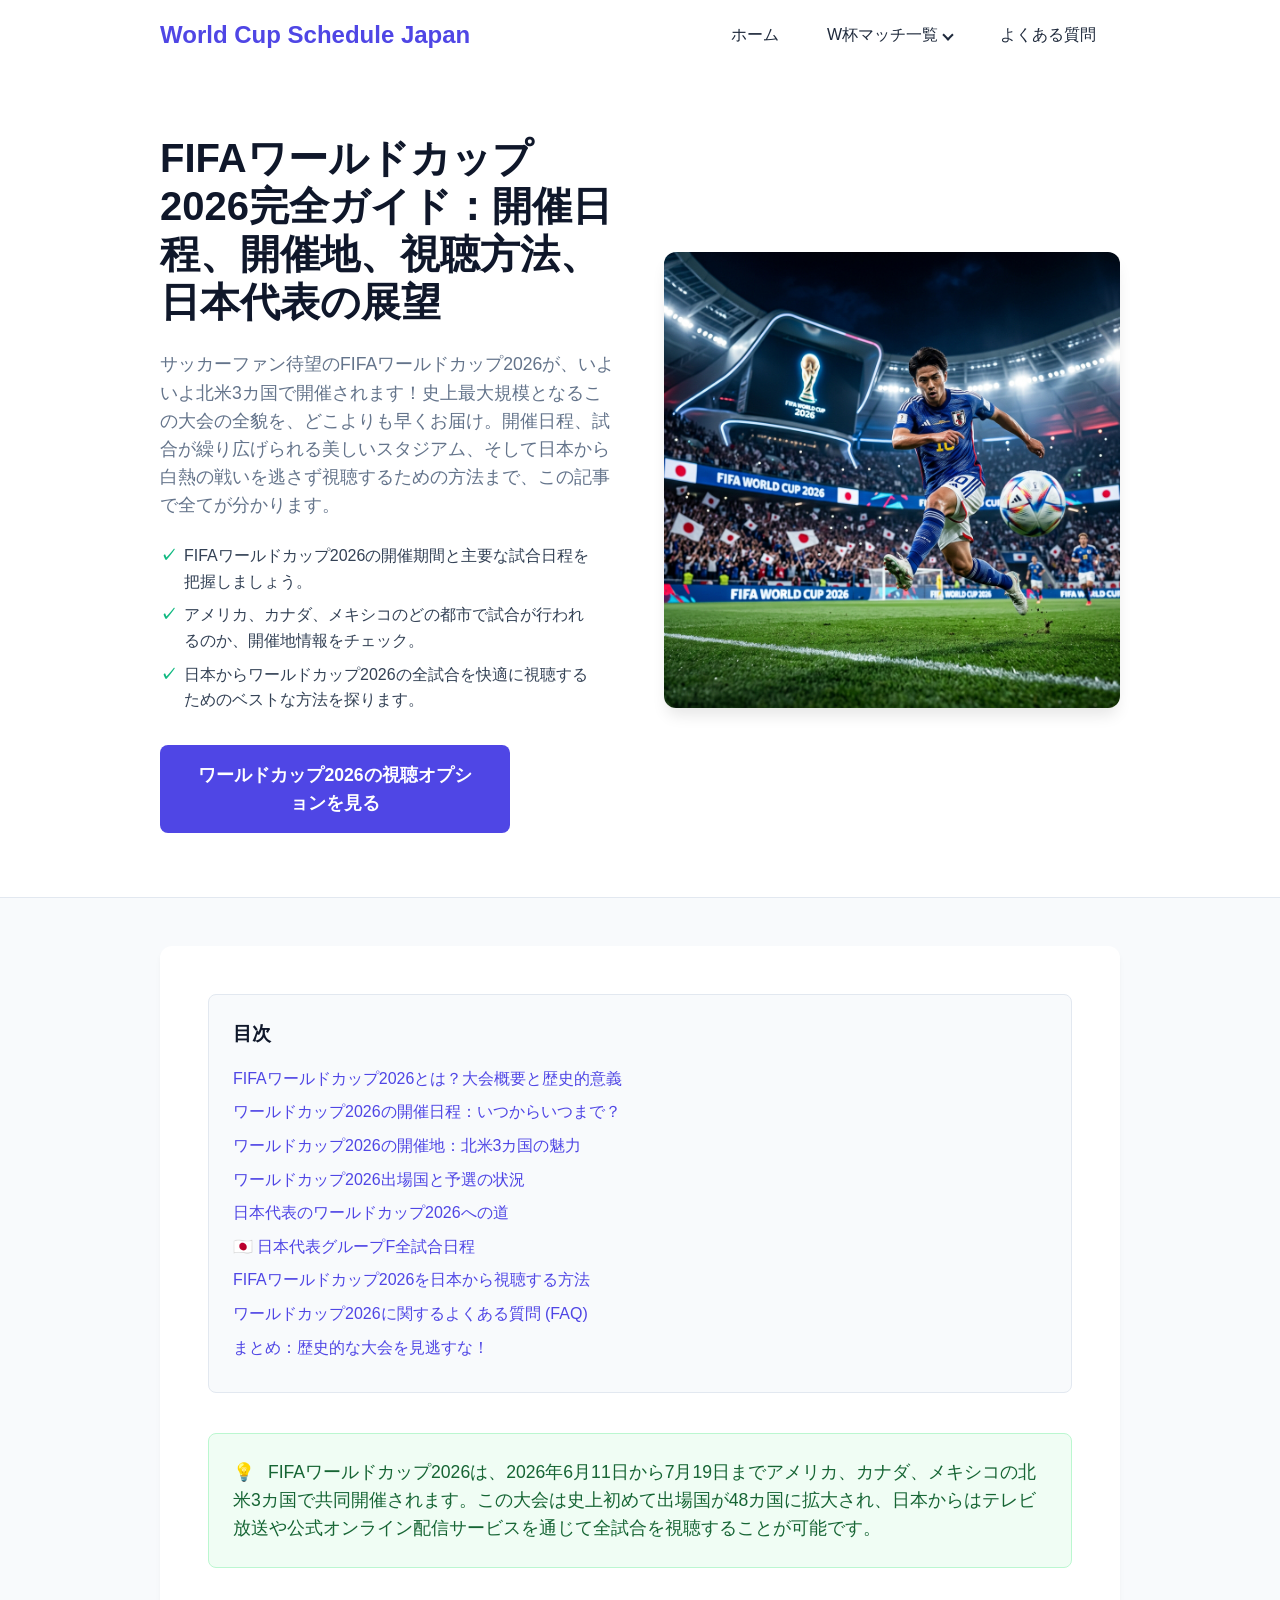
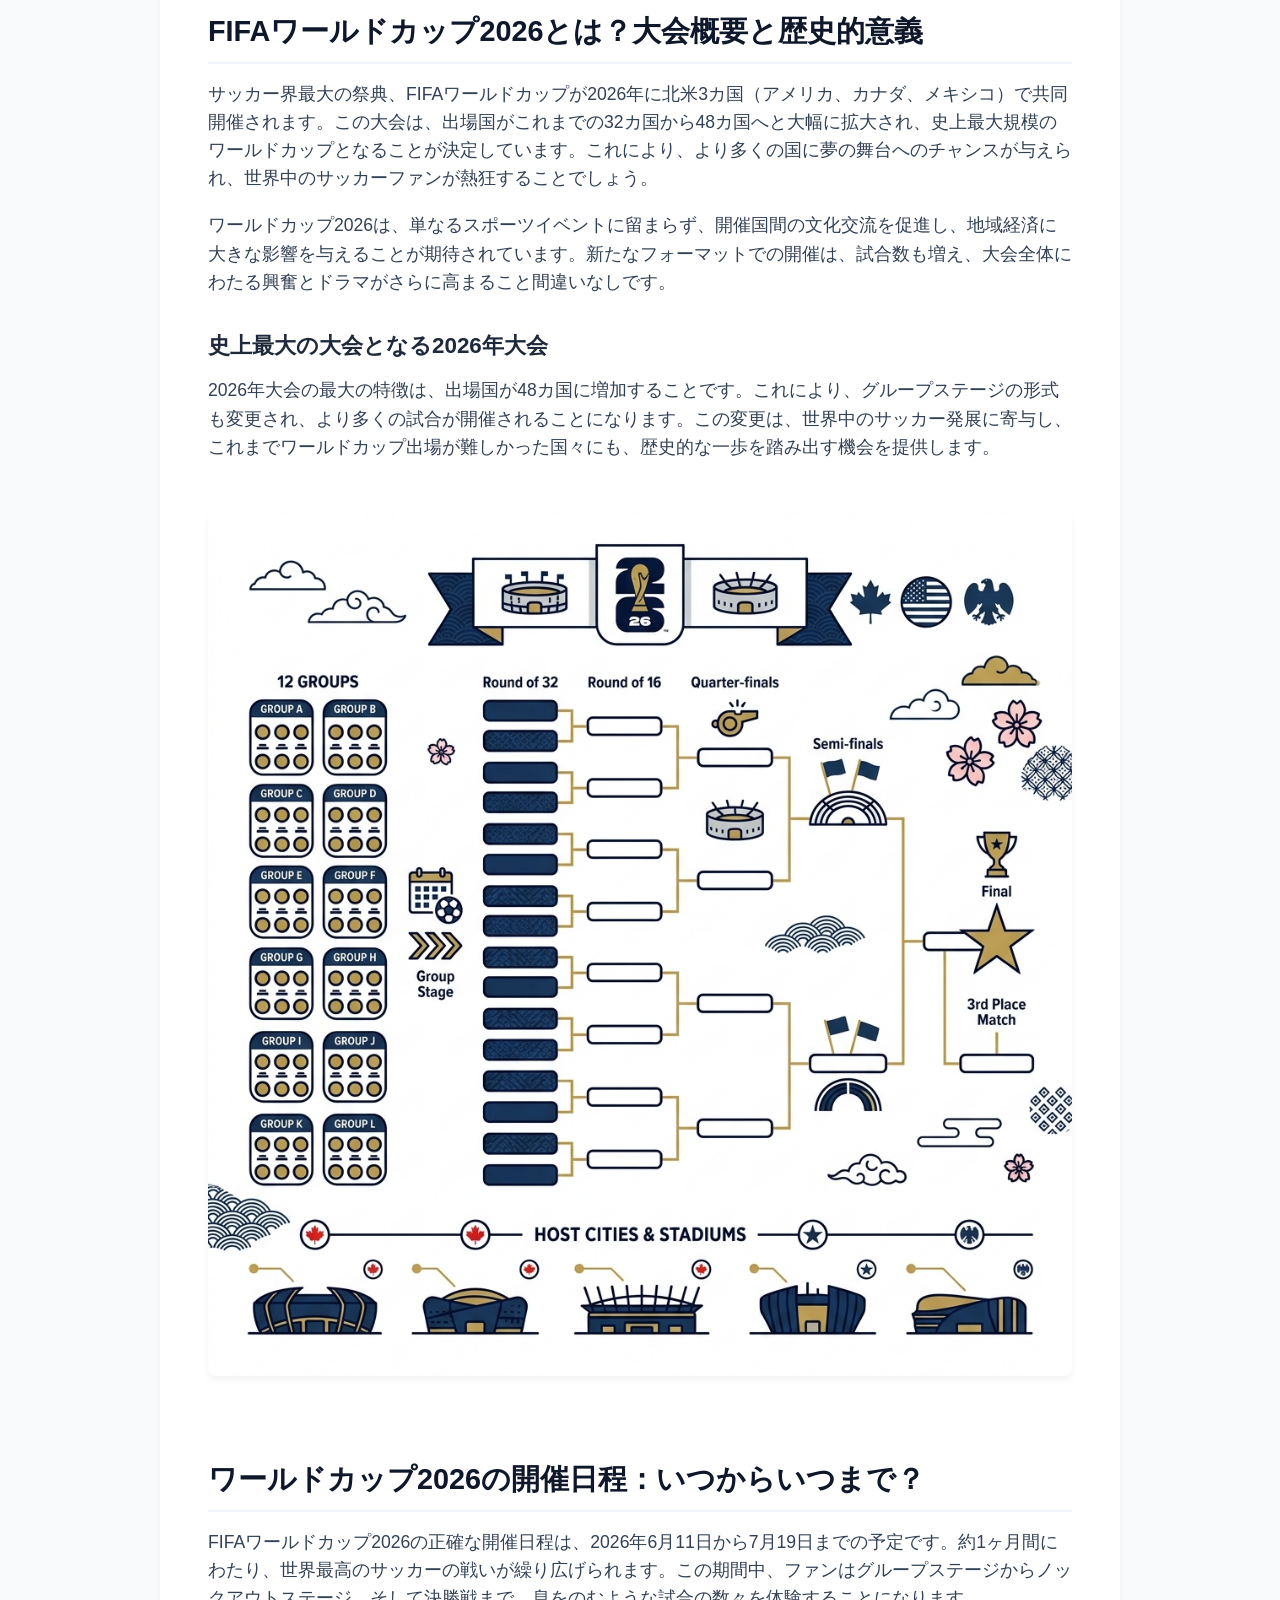
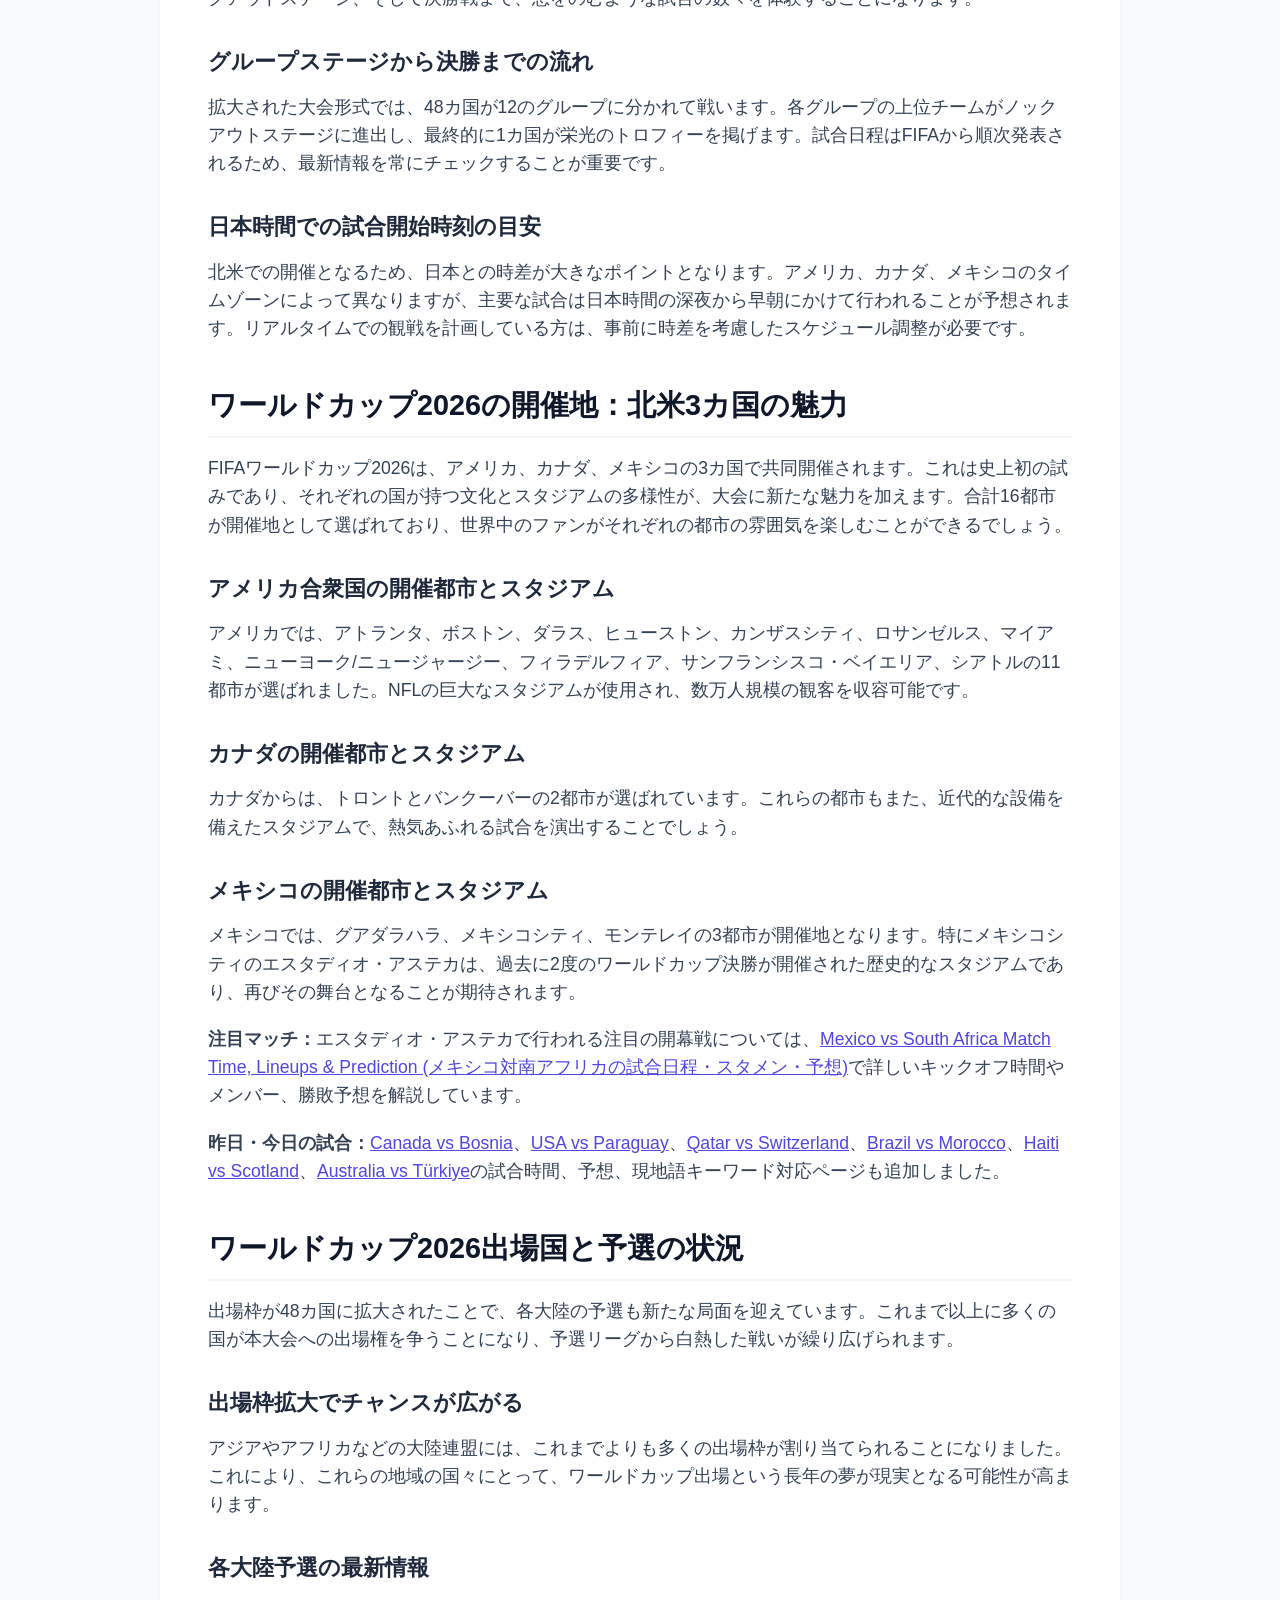
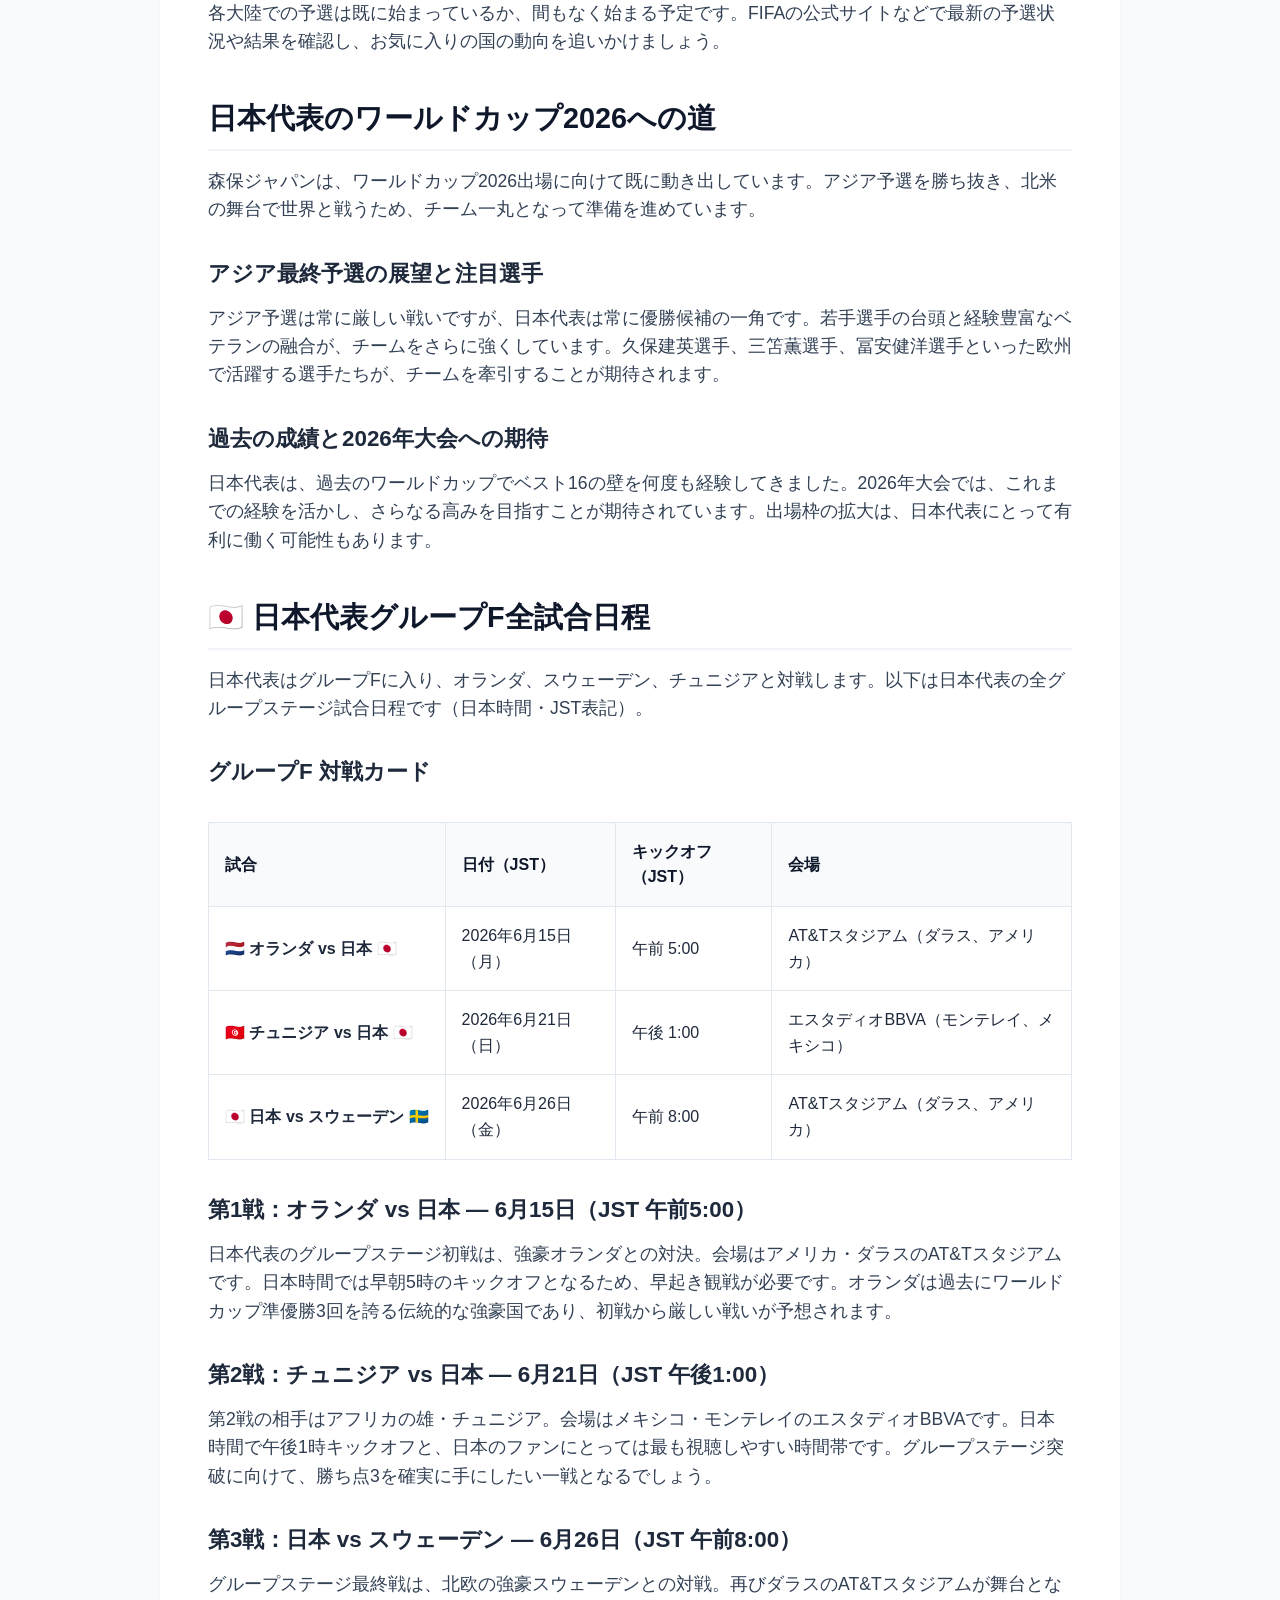
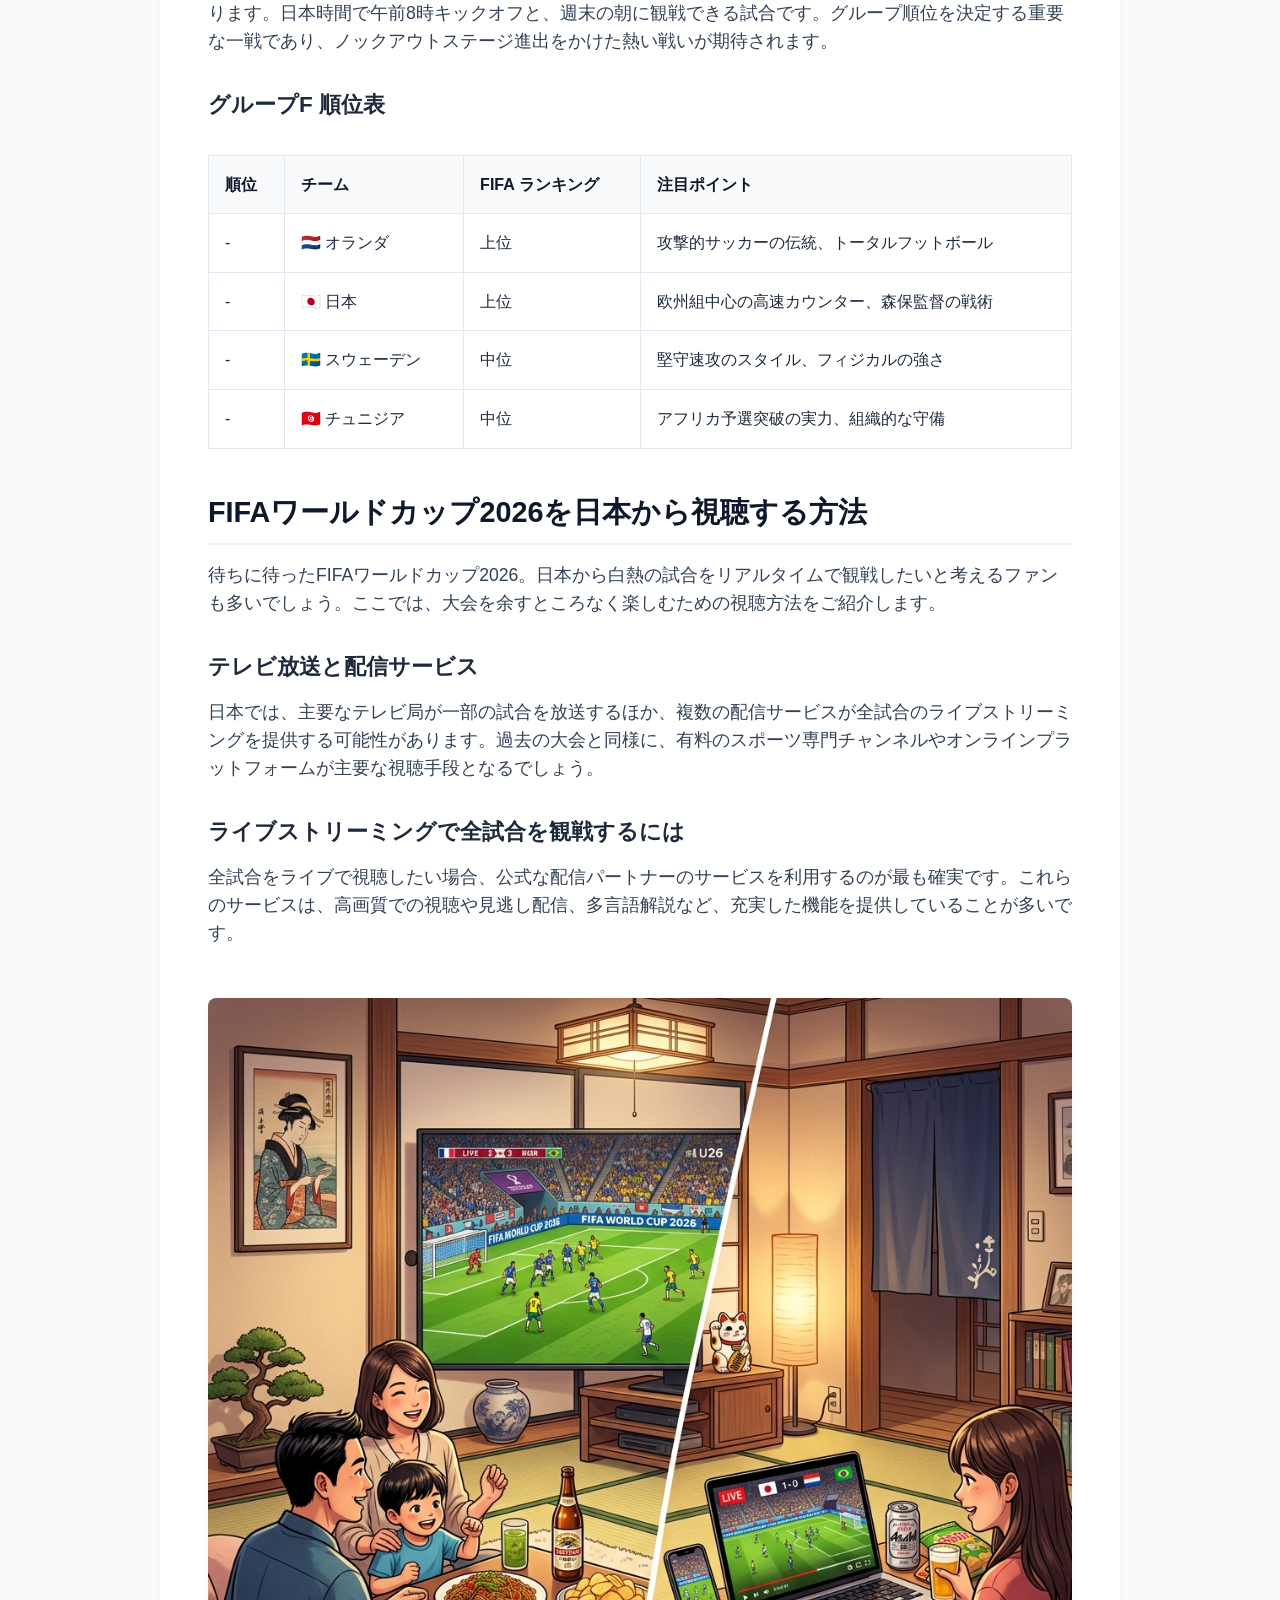
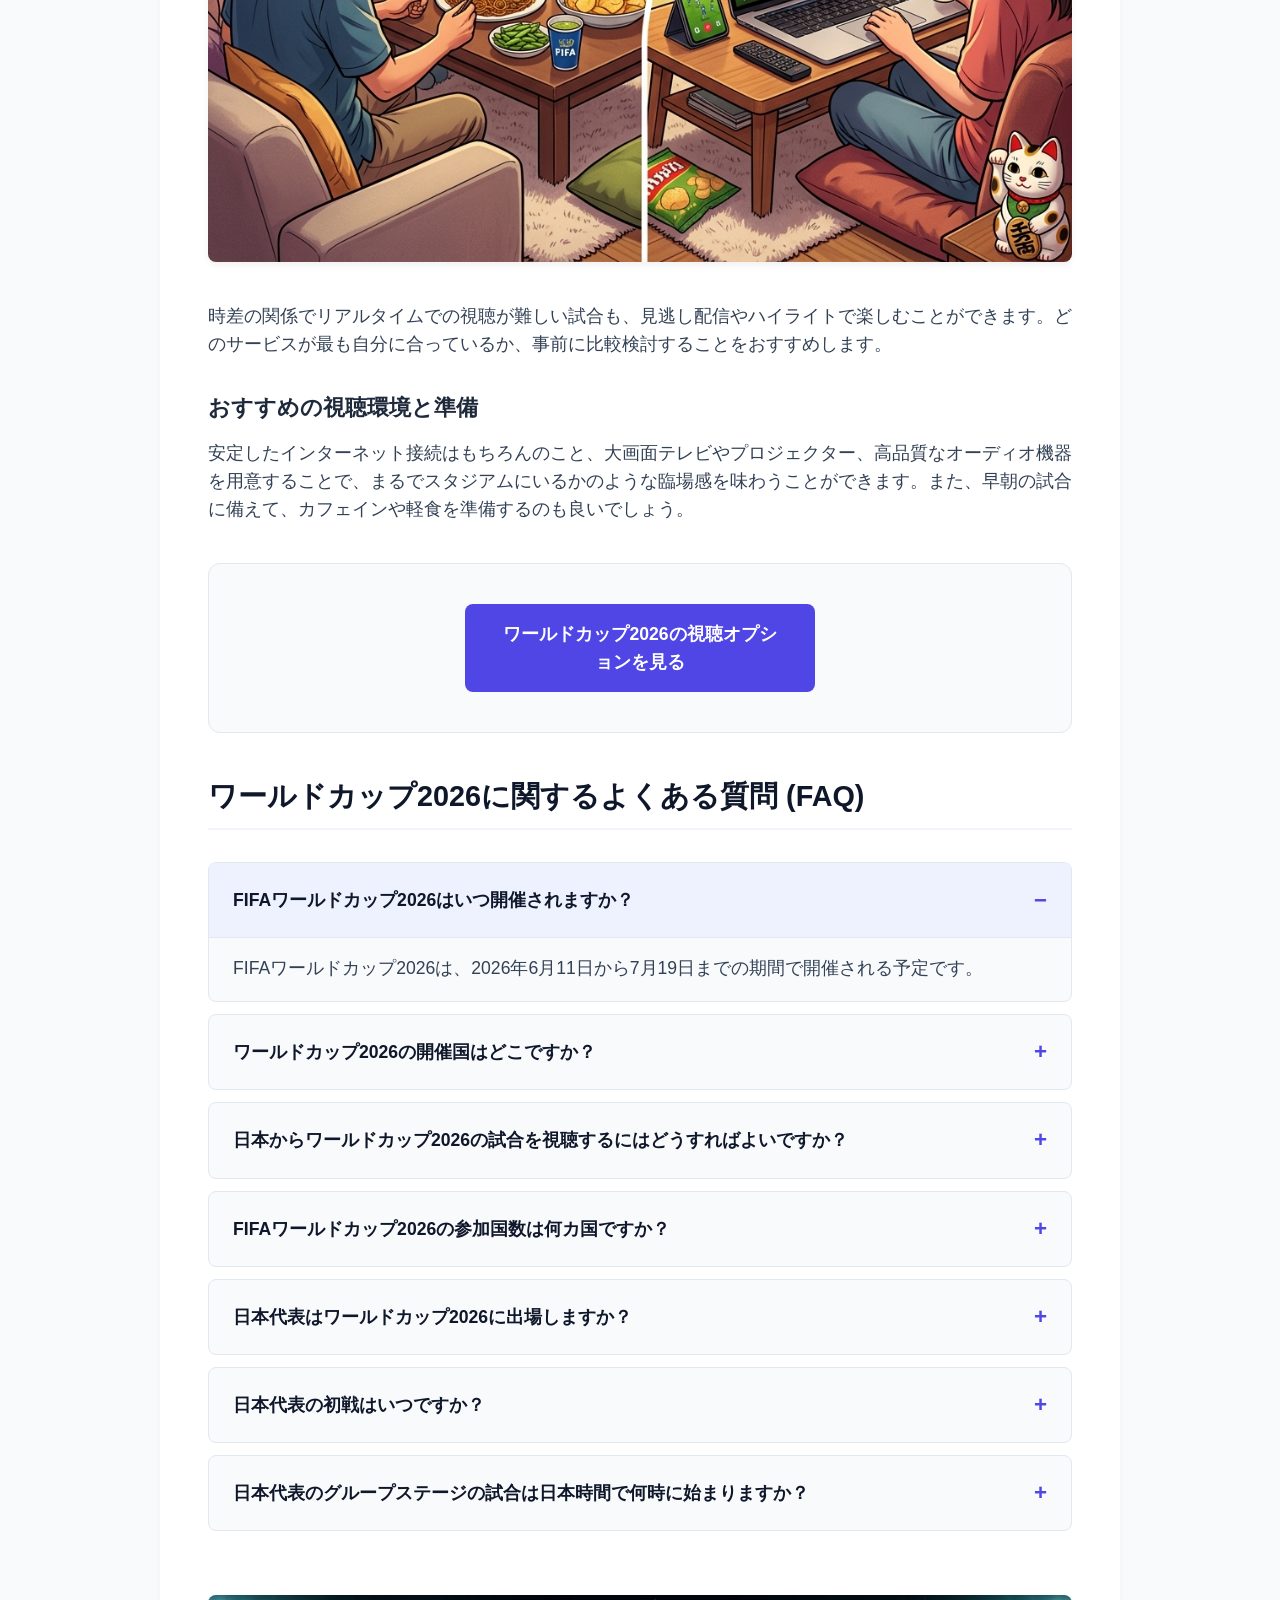
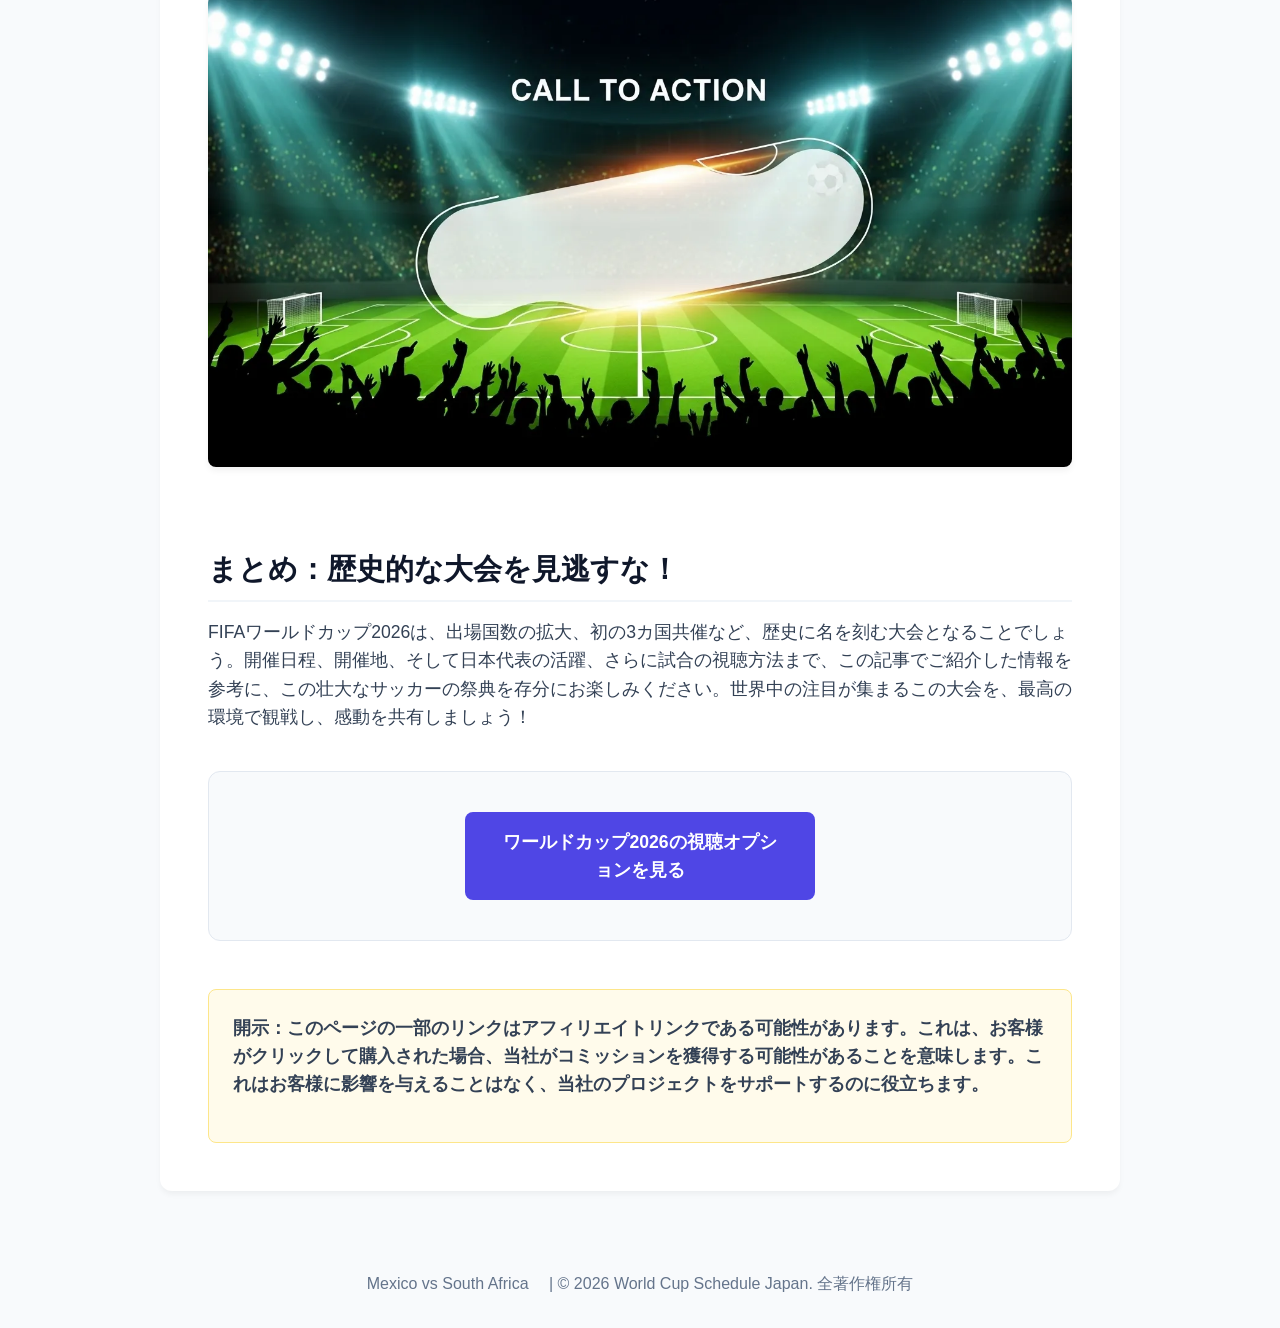
<file: index.html>
<!DOCTYPE html>
<html lang="ja" >
<head>
    <meta charset="UTF-8">
    <meta name="viewport" content="width=device-width, initial-scale=1.0">
    <title>【速報】FIFAワールドカップ2026の日程・開催地・視聴方法を徹底解説！日本代表の展望も</title>
    <meta name="description" content="2026年に開催されるFIFAワールドカップの全日程、開催都市、試合時間、そして日本からの視聴方法を詳しくご紹介。日本代表の予選情報や展望についても解説します。">
    <link rel="canonical" href="https://world-cup-schedule-jap.vercel.app/">
    <link rel="icon" type="image/svg+xml" href="images/favicon.svg">
    <meta name="robots" content="index, follow">
    
    <!-- Open Graph -->
    <meta property="og:title" content="【速報】FIFAワールドカップ2026の日程・開催地・視聴方法を徹底解説！日本代表の展望も">
    <meta property="og:description" content="2026年に開催されるFIFAワールドカップの全日程、開催都市、試合時間、そして日本からの視聴方法を詳しくご紹介。日本代表の予選情報や展望についても解説します。">
    <meta property="og:image" content="https://world-cup-schedule-jap.vercel.app/images/social.webp">
    <meta property="og:type" content="article">
    <meta property="og:url" content="https://world-cup-schedule-jap.vercel.app/">
    
    <!-- Twitter -->
    <meta name="twitter:card" content="summary_large_image">
    <meta name="twitter:title" content="【速報】FIFAワールドカップ2026の日程・開催地・視聴方法を徹底解説！日本代表の展望も">
    <meta name="twitter:description" content="2026年に開催されるFIFAワールドカップの全日程、開催都市、試合時間、そして日本からの視聴方法を詳しくご紹介。日本代表の予選情報や展望についても解説します。">
    <meta name="twitter:image" content="https://world-cup-schedule-jap.vercel.app/images/social.webp">

    <link rel="stylesheet" href="style.css">
    
    <!-- Schema.org -->
    <script type="application/ld+json">{"@context":"https://schema.org","@type":"Article","mainEntityOfPage":{"@type":"WebPage","@id":"https://world-cup-schedule-jap.vercel.app/"},"headline":"FIFAワールドカップ2026完全ガイド：開催日程、開催地、視聴方法、日本代表の展望","description":"2026年に開催されるFIFAワールドカップの全日程、開催都市、試合時間、そして日本からの視聴方法を詳しくご紹介。日本代表の予選情報や展望についても解説します。","image":"https://world-cup-schedule-jap.vercel.app/images/featured.webp","author":{"@type":"Organization","name":"World Cup Schedule Japan"},"publisher":{"@type":"Organization","name":"World Cup Schedule Japan","logo":{"@type":"ImageObject","url":"https://world-cup-schedule-jap.vercel.app/images/social.webp"}},"datePublished":"2026-06-11T12:51:52.744Z","dateModified":"2026-06-11T12:51:52.744Z"}</script>
    <script type="application/ld+json">{"@context":"https://schema.org","@type":"FAQPage","mainEntity":[{"@type":"Question","name":"FIFAワールドカップ2026はいつ開催されますか？","acceptedAnswer":{"@type":"Answer","text":"FIFAワールドカップ2026は、2026年6月11日から7月19日までの期間で開催される予定です。"}},{"@type":"Question","name":"ワールドカップ2026の開催国はどこですか？","acceptedAnswer":{"@type":"Answer","text":"アメリカ合衆国、カナダ、メキシコの北米3カ国で共同開催されます。"}},{"@type":"Question","name":"日本からワールドカップ2026の試合を視聴するにはどうすればよいですか？","acceptedAnswer":{"@type":"Answer","text":"日本のテレビ放送局や、複数のオンライン配信サービスを通じて視聴できる予定です。公式パートナーの発表にご注目ください。"}},{"@type":"Question","name":"FIFAワールドカップ2026の参加国数は何カ国ですか？","acceptedAnswer":{"@type":"Answer","text":"2026年大会からは、これまでの32カ国から48カ国に拡大されます。"}},{"@type":"Question","name":"日本代表はワールドカップ2026に出場しますか？","acceptedAnswer":{"@type":"Answer","text":"はい、日本代表はグループFに入り、オランダ、スウェーデン、チュニジアと対戦します。"}},{"@type":"Question","name":"日本代表の初戦はいつですか？","acceptedAnswer":{"@type":"Answer","text":"日本代表の初戦は2026年6月15日（日本時間 午前5:00）、ダラスのAT&Tスタジアムでオランダと対戦します。"}},{"@type":"Question","name":"日本代表のグループステージの試合は日本時間で何時に始まりますか？","acceptedAnswer":{"@type":"Answer","text":"第1戦（オランダ戦）は午前5:00、第2戦（チュニジア戦）は午後1:00、第3戦（スウェーデン戦）は午前8:00に開始予定です。"}}]}</script>
    <script type="application/ld+json">{"@context":"https://schema.org","@type":"BreadcrumbList","itemListElement":[{"@type":"ListItem","position":1,"name":"ホーム","item":"https://world-cup-schedule-jap.vercel.app"},{"@type":"ListItem","position":2,"name":"【速報】FIFAワールドカップ2026の日程・開催地・視聴方法を徹底解説！日本代表の展望も","item":"https://world-cup-schedule-jap.vercel.app/"}]}</script>

    <!-- WebSite Schema -->
    <script type="application/ld+json">{
        "@context": "https://schema.org",
        "@type": "WebSite",
        "name": "World Cup Schedule Japan",
        "alternateName": "ワールドカップ日程 日本",
        "url": "https://world-cup-schedule-jap.vercel.app/",
        "description": "FIFAワールドカップ2026の全日程、日本代表の試合スケジュール、日本時間でのキックオフ時間を網羅した完全ガイド",
        "inLanguage": "ja",
        "publisher": {
            "@type": "Organization",
            "name": "World Cup Schedule Japan"
        }
    }</script>

    <!-- SportsEvent: Netherlands vs Japan -->
    <script type="application/ld+json">{
        "@context": "https://schema.org",
        "@type": "SportsEvent",
        "name": "オランダ vs 日本 — FIFAワールドカップ2026 グループF 第1戦",
        "description": "FIFAワールドカップ2026グループステージ第1戦。オランダ代表と日本代表がダラスのAT&Tスタジアムで対戦。",
        "image": "https://world-cup-schedule-jap.vercel.app/images/featured.webp",
        "startDate": "2026-06-14T15:00:00-05:00",
        "endDate": "2026-06-14T17:00:00-05:00",
        "eventStatus": "https://schema.org/EventScheduled",
        "eventAttendanceMode": "https://schema.org/OfflineEventAttendanceMode",
        "location": {
            "@type": "Place",
            "name": "AT&T Stadium",
            "address": {
                "@type": "PostalAddress",
                "addressLocality": "Arlington",
                "addressRegion": "TX",
                "addressCountry": "US"
            }
        },
        "homeTeam": {
            "@type": "SportsTeam",
            "name": "オランダ代表",
            "alternateName": "Netherlands"
        },
        "awayTeam": {
            "@type": "SportsTeam",
            "name": "日本代表",
            "alternateName": "Japan"
        },
        "performer": [
            {
                "@type": "SportsTeam",
                "name": "オランダ代表",
                "alternateName": "Netherlands"
            },
            {
                "@type": "SportsTeam",
                "name": "日本代表",
                "alternateName": "Japan"
            }
        ],
        "organizer": {
            "@type": "Organization",
            "name": "FIFA",
            "url": "https://www.fifa.com"
        },
        "sport": "サッカー"
    }</script>

    <!-- SportsEvent: Tunisia vs Japan -->
    <script type="application/ld+json">{
        "@context": "https://schema.org",
        "@type": "SportsEvent",
        "name": "チュニジア vs 日本 — FIFAワールドカップ2026 グループF 第2戦",
        "description": "FIFAワールドカップ2026グループステージ第2戦。チュニジア代表と日本代表がモンテレイのエスタディオBBVAで対戦。",
        "image": "https://world-cup-schedule-jap.vercel.app/images/featured.webp",
        "startDate": "2026-06-20T21:00:00-06:00",
        "endDate": "2026-06-20T23:00:00-06:00",
        "eventStatus": "https://schema.org/EventScheduled",
        "eventAttendanceMode": "https://schema.org/OfflineEventAttendanceMode",
        "location": {
            "@type": "Place",
            "name": "Estadio BBVA",
            "address": {
                "@type": "PostalAddress",
                "addressLocality": "Monterrey",
                "addressRegion": "Nuevo León",
                "addressCountry": "MX"
            }
        },
        "homeTeam": {
            "@type": "SportsTeam",
            "name": "チュニジア代表",
            "alternateName": "Tunisia"
        },
        "awayTeam": {
            "@type": "SportsTeam",
            "name": "日本代表",
            "alternateName": "Japan"
        },
        "performer": [
            {
                "@type": "SportsTeam",
                "name": "チュニジア代表",
                "alternateName": "Tunisia"
            },
            {
                "@type": "SportsTeam",
                "name": "日本代表",
                "alternateName": "Japan"
            }
        ],
        "organizer": {
            "@type": "Organization",
            "name": "FIFA",
            "url": "https://www.fifa.com"
        },
        "sport": "サッカー"
    }</script>

    <!-- SportsEvent: Japan vs Sweden -->
    <script type="application/ld+json">{
        "@context": "https://schema.org",
        "@type": "SportsEvent",
        "name": "日本 vs スウェーデン — FIFAワールドカップ2026 グループF 第3戦",
        "description": "FIFAワールドカップ2026グループステージ第3戦。日本代表とスウェーデン代表がダラスのAT&Tスタジアムで対戦。",
        "image": "https://world-cup-schedule-jap.vercel.app/images/featured.webp",
        "startDate": "2026-06-25T18:00:00-05:00",
        "endDate": "2026-06-25T20:00:00-05:00",
        "eventStatus": "https://schema.org/EventScheduled",
        "eventAttendanceMode": "https://schema.org/OfflineEventAttendanceMode",
        "location": {
            "@type": "Place",
            "name": "AT&T Stadium",
            "address": {
                "@type": "PostalAddress",
                "addressLocality": "Arlington",
                "addressRegion": "TX",
                "addressCountry": "US"
            }
        },
        "homeTeam": {
            "@type": "SportsTeam",
            "name": "日本代表",
            "alternateName": "Japan"
        },
        "awayTeam": {
            "@type": "SportsTeam",
            "name": "スウェーデン代表",
            "alternateName": "Sweden"
        },
        "performer": [
            {
                "@type": "SportsTeam",
                "name": "日本代表",
                "alternateName": "Japan"
            },
            {
                "@type": "SportsTeam",
                "name": "スウェーデン代表",
                "alternateName": "Sweden"
            }
        ],
        "organizer": {
            "@type": "Organization",
            "name": "FIFA",
            "url": "https://www.fifa.com"
        },
        "sport": "サッカー"
    }</script>

    <!-- ItemList: Japan Schedule -->
    <script type="application/ld+json">{
        "@context": "https://schema.org",
        "@type": "ItemList",
        "name": "日本代表 FIFAワールドカップ2026 グループF試合日程",
        "description": "日本代表のワールドカップ2026グループステージ全3試合の日程一覧（日本時間）",
        "numberOfItems": 3,
        "itemListElement": [
            {
                "@type": "ListItem",
                "position": 1,
                "name": "オランダ vs 日本 — 6月15日 午前5:00（JST）— AT&Tスタジアム、ダラス",
                "url": "https://world-cup-schedule-jap.vercel.app/#section-fixtures"
            },
            {
                "@type": "ListItem",
                "position": 2,
                "name": "チュニジア vs 日本 — 6月21日 午後1:00（JST）— エスタディオBBVA、モンテレイ",
                "url": "https://world-cup-schedule-jap.vercel.app/#section-fixtures"
            },
            {
                "@type": "ListItem",
                "position": 3,
                "name": "日本 vs スウェーデン — 6月26日 午前8:00（JST）— AT&Tスタジアム、ダラス",
                "url": "https://world-cup-schedule-jap.vercel.app/#section-fixtures"
            }
        ]
    }</script>
    <!-- Google tag (gtag.js) -->
<script async src="https://www.googletagmanager.com/gtag/js?id=G-54TRPEZHJJ"></script>
<script>
  window.dataLayer = window.dataLayer || [];
  function gtag(){dataLayer.push(arguments);}
  gtag('js', new Date());

  gtag('config', 'G-54TRPEZHJJ');
</script>
</head>
<body>
    <header class="site-header">
        <div class="container">
            <a href="https://world-cup-schedule-jap.vercel.app/" class="logo">World Cup Schedule Japan</a>
            <nav>
                <a href="https://world-cup-schedule-jap.vercel.app/">ホーム</a>
                <div class="dropdown">
                    <button class="dropbtn">W杯マッチ一覧 <i class="arrow down"></i></button>
                    <div class="dropdown-content">
                        <a href="mexico-vs-south-africa.html">メキシコ対南アフリカ</a>
                        <a href="korea-republic-vs-czechia.html">韓国対チェコ (Korea vs Czechia)</a>
                        <a href="canada-vs-bosnia-and-herzegovina.html">カナダ対ボスニア (Canada vs Bosnia)</a>
                        <a href="usa-vs-paraguay.html">米国対パラグアイ (USA vs Paraguay)</a>
                        <a href="qatar-vs-switzerland.html">カタール対スイス (Qatar vs Switzerland)</a>
                        <a href="brazil-vs-morocco.html">ブラジル対モロッコ (Brazil vs Morocco)</a>
                        <a href="haiti-vs-scotland.html">ハイチ対スコットランド (Haiti vs Scotland)</a>
                        <a href="australia-vs-turkiye.html">豪州対トルコ (Australia vs Türkiye)</a>
                    </div>
                </div>
                <a href="#faq">よくある質問</a>
            </nav>
        </div>
    </header>

    <main>
        <section class="hero-section">
            <div class="container hero-grid">
                <div class="hero-content">
                    <h1>FIFAワールドカップ2026完全ガイド：開催日程、開催地、視聴方法、日本代表の展望</h1>
                    <p class="hero-intro">サッカーファン待望のFIFAワールドカップ2026が、いよいよ北米3カ国で開催されます！史上最大規模となるこの大会の全貌を、どこよりも早くお届け。開催日程、試合が繰り広げられる美しいスタジアム、そして日本から白熱の戦いを逃さず視聴するための方法まで、この記事で全てが分かります。</p>
                    <ul class="hero-benefits">
                        <li>FIFAワールドカップ2026の開催期間と主要な試合日程を把握しましょう。</li>
<li>アメリカ、カナダ、メキシコのどの都市で試合が行われるのか、開催地情報をチェック。</li>
<li>日本からワールドカップ2026の全試合を快適に視聴するためのベストな方法を探ります。</li>
                    </ul>
                    <div class="hero-cta">
                        <a href="https://kirujh.com/af?o=94df0498e87444a4e8a2868db41bc609:ed38ad976803b05699a153c238cc619d" class="cta-button" target="_blank" rel="sponsored nofollow noopener noreferrer">ワールドカップ2026の視聴オプションを見る</a>
                    </div>
                </div>
                <div class="hero-image">
                    <img src="images/featured.webp" alt="FIFAワールドカップ2026の開催を祝う北米の未来的なスタジアムと歓喜する観客" width="800" height="450" loading="eager">
                </div>
            </div>
        </section>

        <div class="container">
            <article class="post-content">
                
    <div class="toc">
        <div class="toc-title">目次</div>
        <ul>
            <li><a href="#section-1">FIFAワールドカップ2026とは？大会概要と歴史的意義</a></li>
            <li><a href="#section-2">ワールドカップ2026の開催日程：いつからいつまで？</a></li>
            <li><a href="#section-3">ワールドカップ2026の開催地：北米3カ国の魅力</a></li>
            <li><a href="#section-4">ワールドカップ2026出場国と予選の状況</a></li>
            <li><a href="#section-5">日本代表のワールドカップ2026への道</a></li>
            <li><a href="#section-fixtures">🇯🇵 日本代表グループF全試合日程</a></li>
            <li><a href="#section-6">FIFAワールドカップ2026を日本から視聴する方法</a></li>
            <li><a href="#section-7">ワールドカップ2026に関するよくある質問 (FAQ)</a></li>
            <li><a href="#section-8">まとめ：歴史的な大会を見逃すな！</a></li>
        </ul>
    </div>
  
                
                
    <div class="aio-snippet">
        <strong>💡</strong> FIFAワールドカップ2026は、2026年6月11日から7月19日までアメリカ、カナダ、メキシコの北米3カ国で共同開催されます。この大会は史上初めて出場国が48カ国に拡大され、日本からはテレビ放送や公式オンライン配信サービスを通じて全試合を視聴することが可能です。
    </div>
  

                <h2 id="section-1">FIFAワールドカップ2026とは？大会概要と歴史的意義</h2>

<p>サッカー界最大の祭典、FIFAワールドカップが2026年に北米3カ国（アメリカ、カナダ、メキシコ）で共同開催されます。この大会は、出場国がこれまでの32カ国から48カ国へと大幅に拡大され、史上最大規模のワールドカップとなることが決定しています。これにより、より多くの国に夢の舞台へのチャンスが与えられ、世界中のサッカーファンが熱狂することでしょう。</p>

<p>ワールドカップ2026は、単なるスポーツイベントに留まらず、開催国間の文化交流を促進し、地域経済に大きな影響を与えることが期待されています。新たなフォーマットでの開催は、試合数も増え、大会全体にわたる興奮とドラマがさらに高まること間違いなしです。</p>

<h3>史上最大の大会となる2026年大会</h3>

<p>2026年大会の最大の特徴は、出場国が48カ国に増加することです。これにより、グループステージの形式も変更され、より多くの試合が開催されることになります。この変更は、世界中のサッカー発展に寄与し、これまでワールドカップ出場が難しかった国々にも、歴史的な一歩を踏み出す機会を提供します。</p>

<img src="images/infographic.webp" alt="FIFAワールドカップ2026の開催日程と大会構造を示すインフォグラフィック" width="800" height="1066" loading="lazy" class="content-img">

<h2 id="section-2">ワールドカップ2026の開催日程：いつからいつまで？</h2>

<p>FIFAワールドカップ2026の正確な開催日程は、2026年6月11日から7月19日までの予定です。約1ヶ月間にわたり、世界最高のサッカーの戦いが繰り広げられます。この期間中、ファンはグループステージからノックアウトステージ、そして決勝戦まで、息をのむような試合の数々を体験することになります。</p>

<h3>グループステージから決勝までの流れ</h3>

<p>拡大された大会形式では、48カ国が12のグループに分かれて戦います。各グループの上位チームがノックアウトステージに進出し、最終的に1カ国が栄光のトロフィーを掲げます。試合日程はFIFAから順次発表されるため、最新情報を常にチェックすることが重要です。</p>

<h3>日本時間での試合開始時刻の目安</h3>

<p>北米での開催となるため、日本との時差が大きなポイントとなります。アメリカ、カナダ、メキシコのタイムゾーンによって異なりますが、主要な試合は日本時間の深夜から早朝にかけて行われることが予想されます。リアルタイムでの観戦を計画している方は、事前に時差を考慮したスケジュール調整が必要です。</p>

<h2 id="section-3">ワールドカップ2026の開催地：北米3カ国の魅力</h2>

<p>FIFAワールドカップ2026は、アメリカ、カナダ、メキシコの3カ国で共同開催されます。これは史上初の試みであり、それぞれの国が持つ文化とスタジアムの多様性が、大会に新たな魅力を加えます。合計16都市が開催地として選ばれており、世界中のファンがそれぞれの都市の雰囲気を楽しむことができるでしょう。</p>

<h3>アメリカ合衆国の開催都市とスタジアム</h3>

<p>アメリカでは、アトランタ、ボストン、ダラス、ヒューストン、カンザスシティ、ロサンゼルス、マイアミ、ニューヨーク/ニュージャージー、フィラデルフィア、サンフランシスコ・ベイエリア、シアトルの11都市が選ばれました。NFLの巨大なスタジアムが使用され、数万人規模の観客を収容可能です。</p>

<h3>カナダの開催都市とスタジアム</h3>

<p>カナダからは、トロントとバンクーバーの2都市が選ばれています。これらの都市もまた、近代的な設備を備えたスタジアムで、熱気あふれる試合を演出することでしょう。</p>

<h3>メキシコの開催都市とスタジアム</h3>

<p>メキシコでは、グアダラハラ、メキシコシティ、モンテレイの3都市が開催地となります。特にメキシコシティのエスタディオ・アステカは、過去に2度のワールドカップ決勝が開催された歴史的なスタジアムであり、再びその舞台となることが期待されます。</p>

<p><strong>注目マッチ：</strong>エスタディオ・アステカで行われる注目の開幕戦については、<a href="mexico-vs-south-africa.html" class="affiliate-link">Mexico vs South Africa Match Time, Lineups & Prediction (メキシコ対南アフリカの試合日程・スタメン・予想)</a>で詳しいキックオフ時間やメンバー、勝敗予想を解説しています。</p>
<p><strong>昨日・今日の試合：</strong><a href="canada-vs-bosnia-and-herzegovina.html" class="affiliate-link">Canada vs Bosnia</a>、<a href="usa-vs-paraguay.html" class="affiliate-link">USA vs Paraguay</a>、<a href="qatar-vs-switzerland.html" class="affiliate-link">Qatar vs Switzerland</a>、<a href="brazil-vs-morocco.html" class="affiliate-link">Brazil vs Morocco</a>、<a href="haiti-vs-scotland.html" class="affiliate-link">Haiti vs Scotland</a>、<a href="australia-vs-turkiye.html" class="affiliate-link">Australia vs Türkiye</a>の試合時間、予想、現地語キーワード対応ページも追加しました。</p>

<h2 id="section-4">ワールドカップ2026出場国と予選の状況</h2>

<p>出場枠が48カ国に拡大されたことで、各大陸の予選も新たな局面を迎えています。これまで以上に多くの国が本大会への出場権を争うことになり、予選リーグから白熱した戦いが繰り広げられます。</p>

<h3>出場枠拡大でチャンスが広がる</h3>

<p>アジアやアフリカなどの大陸連盟には、これまでよりも多くの出場枠が割り当てられることになりました。これにより、これらの地域の国々にとって、ワールドカップ出場という長年の夢が現実となる可能性が高まります。</p>

<h3>各大陸予選の最新情報</h3>

<p>各大陸での予選は既に始まっているか、間もなく始まる予定です。FIFAの公式サイトなどで最新の予選状況や結果を確認し、お気に入りの国の動向を追いかけましょう。</p>

<h2 id="section-5">日本代表のワールドカップ2026への道</h2>

<p>森保ジャパンは、ワールドカップ2026出場に向けて既に動き出しています。アジア予選を勝ち抜き、北米の舞台で世界と戦うため、チーム一丸となって準備を進めています。</p>

<h3>アジア最終予選の展望と注目選手</h3>

<p>アジア予選は常に厳しい戦いですが、日本代表は常に優勝候補の一角です。若手選手の台頭と経験豊富なベテランの融合が、チームをさらに強くしています。久保建英選手、三笘薫選手、冨安健洋選手といった欧州で活躍する選手たちが、チームを牽引することが期待されます。</p>

<h3>過去の成績と2026年大会への期待</h3>

<p>日本代表は、過去のワールドカップでベスト16の壁を何度も経験してきました。2026年大会では、これまでの経験を活かし、さらなる高みを目指すことが期待されています。出場枠の拡大は、日本代表にとって有利に働く可能性もあります。</p>

<h2 id="section-fixtures">🇯🇵 日本代表グループF全試合日程</h2>

<p>日本代表はグループFに入り、オランダ、スウェーデン、チュニジアと対戦します。以下は日本代表の全グループステージ試合日程です（日本時間・JST表記）。</p>

<h3>グループF 対戦カード</h3>

<div class="table-responsive">
    <table class="comparison-table fixtures-table">
        <thead>
            <tr>
                <th>試合</th>
                <th>日付（JST）</th>
                <th>キックオフ（JST）</th>
                <th>会場</th>
            </tr>
        </thead>
        <tbody>
            <tr>
                <td><strong>🇳🇱 オランダ vs 日本 🇯🇵</strong></td>
                <td>2026年6月15日（月）</td>
                <td>午前 5:00</td>
                <td>AT&amp;Tスタジアム（ダラス、アメリカ）</td>
            </tr>
            <tr>
                <td><strong>🇹🇳 チュニジア vs 日本 🇯🇵</strong></td>
                <td>2026年6月21日（日）</td>
                <td>午後 1:00</td>
                <td>エスタディオBBVA（モンテレイ、メキシコ）</td>
            </tr>
            <tr>
                <td><strong>🇯🇵 日本 vs スウェーデン 🇸🇪</strong></td>
                <td>2026年6月26日（金）</td>
                <td>午前 8:00</td>
                <td>AT&amp;Tスタジアム（ダラス、アメリカ）</td>
            </tr>
        </tbody>
    </table>
</div>

<h3>第1戦：オランダ vs 日本 — 6月15日（JST 午前5:00）</h3>

<p>日本代表のグループステージ初戦は、強豪オランダとの対決。会場はアメリカ・ダラスのAT&amp;Tスタジアムです。日本時間では早朝5時のキックオフとなるため、早起き観戦が必要です。オランダは過去にワールドカップ準優勝3回を誇る伝統的な強豪国であり、初戦から厳しい戦いが予想されます。</p>

<h3>第2戦：チュニジア vs 日本 — 6月21日（JST 午後1:00）</h3>

<p>第2戦の相手はアフリカの雄・チュニジア。会場はメキシコ・モンテレイのエスタディオBBVAです。日本時間で午後1時キックオフと、日本のファンにとっては最も視聴しやすい時間帯です。グループステージ突破に向けて、勝ち点3を確実に手にしたい一戦となるでしょう。</p>

<h3>第3戦：日本 vs スウェーデン — 6月26日（JST 午前8:00）</h3>

<p>グループステージ最終戦は、北欧の強豪スウェーデンとの対戦。再びダラスのAT&amp;Tスタジアムが舞台となります。日本時間で午前8時キックオフと、週末の朝に観戦できる試合です。グループ順位を決定する重要な一戦であり、ノックアウトステージ進出をかけた熱い戦いが期待されます。</p>

<h3>グループF 順位表</h3>

<div class="table-responsive">
    <table class="comparison-table">
        <thead>
            <tr>
                <th>順位</th>
                <th>チーム</th>
                <th>FIFA ランキング</th>
                <th>注目ポイント</th>
            </tr>
        </thead>
        <tbody>
            <tr>
                <td>-</td>
                <td>🇳🇱 オランダ</td>
                <td>上位</td>
                <td>攻撃的サッカーの伝統、トータルフットボール</td>
            </tr>
            <tr>
                <td>-</td>
                <td>🇯🇵 日本</td>
                <td>上位</td>
                <td>欧州組中心の高速カウンター、森保監督の戦術</td>
            </tr>
            <tr>
                <td>-</td>
                <td>🇸🇪 スウェーデン</td>
                <td>中位</td>
                <td>堅守速攻のスタイル、フィジカルの強さ</td>
            </tr>
            <tr>
                <td>-</td>
                <td>🇹🇳 チュニジア</td>
                <td>中位</td>
                <td>アフリカ予選突破の実力、組織的な守備</td>
            </tr>
        </tbody>
    </table>
</div>

<h2 id="section-6">FIFAワールドカップ2026を日本から視聴する方法</h2>

<p>待ちに待ったFIFAワールドカップ2026。日本から白熱の試合をリアルタイムで観戦したいと考えるファンも多いでしょう。ここでは、大会を余すところなく楽しむための視聴方法をご紹介します。</p>

<h3>テレビ放送と配信サービス</h3>

<p>日本では、主要なテレビ局が一部の試合を放送するほか、複数の配信サービスが全試合のライブストリーミングを提供する可能性があります。過去の大会と同様に、有料のスポーツ専門チャンネルやオンラインプラットフォームが主要な視聴手段となるでしょう。</p>

<h3>ライブストリーミングで全試合を観戦するには</h3>

<p>全試合をライブで視聴したい場合、公式な配信パートナーのサービスを利用するのが最も確実です。これらのサービスは、高画質での視聴や見逃し配信、多言語解説など、充実した機能を提供していることが多いです。</p>

<img src="images/comparison.webp" alt="FIFAワールドカップ2026のテレビ放送とオンラインストリーミング視聴方法を比較するイラスト" width="800" height="450" loading="lazy" class="content-img">

<p>時差の関係でリアルタイムでの視聴が難しい試合も、見逃し配信やハイライトで楽しむことができます。どのサービスが最も自分に合っているか、事前に比較検討することをおすすめします。</p>

<h3>おすすめの視聴環境と準備</h3>

<p>安定したインターネット接続はもちろんのこと、大画面テレビやプロジェクター、高品質なオーディオ機器を用意することで、まるでスタジアムにいるかのような臨場感を味わうことができます。また、早朝の試合に備えて、カフェインや軽食を準備するのも良いでしょう。</p>

<div class="cta-wrapper">
        <a href="https://kirujh.com/af?o=94df0498e87444a4e8a2868db41bc609:ed38ad976803b05699a153c238cc619d" class="cta-button" target="_blank" rel="sponsored nofollow noopener noreferrer">ワールドカップ2026の視聴オプションを見る</a>
    </div>

<h2 id="section-7">ワールドカップ2026に関するよくある質問 (FAQ)</h2>

<div class="faq-section" id="faq">
    <details class="faq-item" open>
        <summary>FIFAワールドカップ2026はいつ開催されますか？</summary>
        <div class="faq-answer">
            <p>FIFAワールドカップ2026は、2026年6月11日から7月19日までの期間で開催される予定です。</p>
        </div>
    </details>

    <details class="faq-item">
        <summary>ワールドカップ2026の開催国はどこですか？</summary>
        <div class="faq-answer">
            <p>アメリカ合衆国、カナダ、メキシコの北米3カ国で共同開催されます。</p>
        </div>
    </details>

    <details class="faq-item">
        <summary>日本からワールドカップ2026の試合を視聴するにはどうすればよいですか？</summary>
        <div class="faq-answer">
            <p>日本のテレビ放送局や、複数のオンライン配信サービスを通じて視聴できる予定です。公式パートナーの発表にご注目ください。</p>
        </div>
    </details>

    <details class="faq-item">
        <summary>FIFAワールドカップ2026の参加国数は何カ国ですか？</summary>
        <div class="faq-answer">
            <p>2026年大会からは、これまでの32カ国から48カ国に拡大されます。</p>
        </div>
    </details>

    <details class="faq-item">
        <summary>日本代表はワールドカップ2026に出場しますか？</summary>
        <div class="faq-answer">
            <p>はい、日本代表はグループFに入り、オランダ、スウェーデン、チュニジアと対戦します。</p>
        </div>
    </details>

    <details class="faq-item">
        <summary>日本代表の初戦はいつですか？</summary>
        <div class="faq-answer">
            <p>日本代表の初戦は2026年6月15日（日本時間 午前5:00）、ダラスのAT&amp;Tスタジアムでオランダと対戦します。</p>
        </div>
    </details>

    <details class="faq-item">
        <summary>日本代表のグループステージの試合は日本時間で何時に始まりますか？</summary>
        <div class="faq-answer">
            <p>第1戦（オランダ戦）は午前5:00、第2戦（チュニジア戦）は午後1:00、第3戦（スウェーデン戦）は午前8:00に開始予定です。</p>
        </div>
    </details>
</div>

<img src="images/cta-banner.webp" alt="FIFAワールドカップ2026の視聴を促すアクションボタンをイメージしたバナー" width="800" height="450" loading="lazy" class="content-img cta-img">

<h2 id="section-8">まとめ：歴史的な大会を見逃すな！</h2>

<p>FIFAワールドカップ2026は、出場国数の拡大、初の3カ国共催など、歴史に名を刻む大会となることでしょう。開催日程、開催地、そして日本代表の活躍、さらに試合の視聴方法まで、この記事でご紹介した情報を参考に、この壮大なサッカーの祭典を存分にお楽しみください。世界中の注目が集まるこの大会を、最高の環境で観戦し、感動を共有しましょう！</p>

<div class="cta-wrapper">
        <a href="https://kirujh.com/af?o=94df0498e87444a4e8a2868db41bc609:ed38ad976803b05699a153c238cc619d" class="cta-button" target="_blank" rel="sponsored nofollow noopener noreferrer">ワールドカップ2026の視聴オプションを見る</a>
    </div>
                
                <div class="affiliate-disclosure">
                    <p><strong>開示：このページの一部のリンクはアフィリエイトリンクである可能性があります。これは、お客様がクリックして購入された場合、当社がコミッションを獲得する可能性があることを意味します。これはお客様に影響を与えることはなく、当社のプロジェクトをサポートするのに役立ちます。</strong></p>
                </div>
            </article>
        </div>
    </main>

    <footer class="site-footer">
        <div class="container">
            <p><a href="mexico-vs-south-africa.html" style="color: var(--text-light); text-decoration: none; margin-right: 1rem;">Mexico vs South Africa</a> | &copy; 2026 World Cup Schedule Japan. 全著作権所有</p>
        </div>
    </footer>

    <script src="script.js"></script>
</body>
</html>
</file>
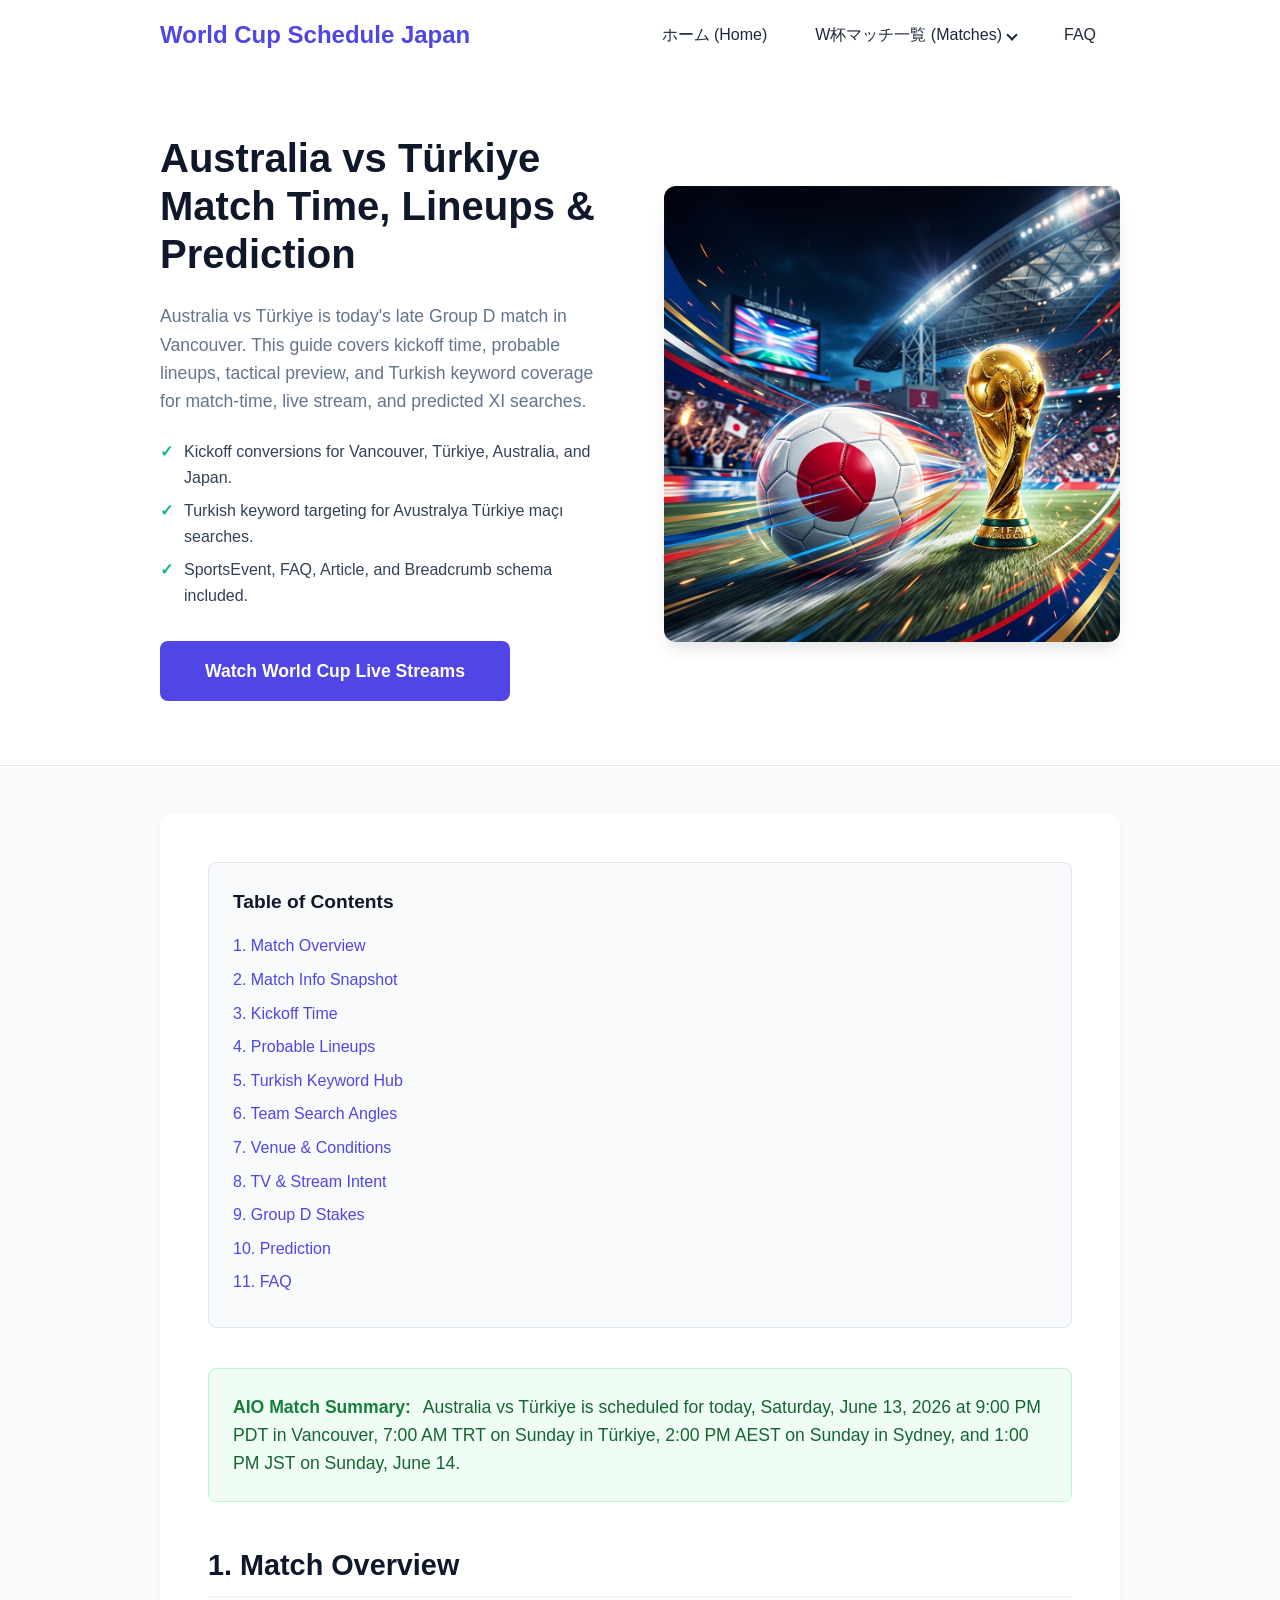
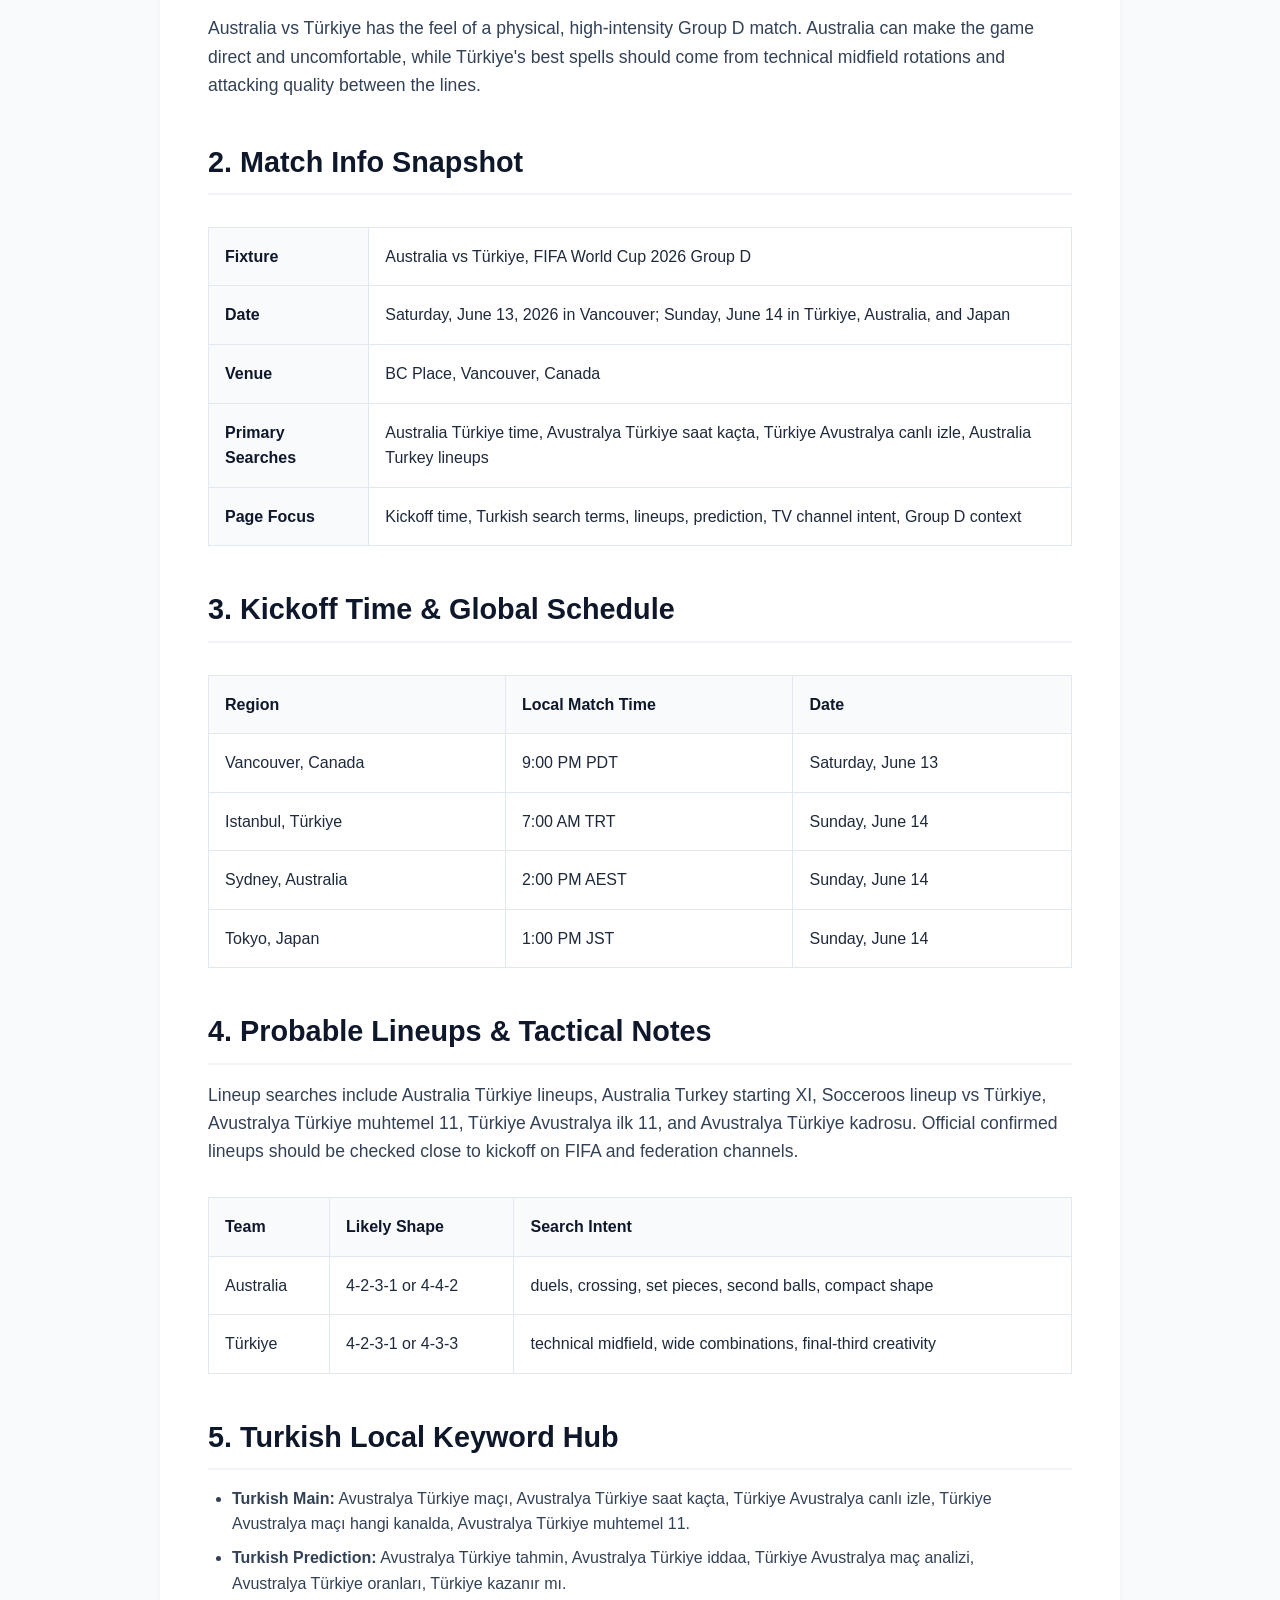
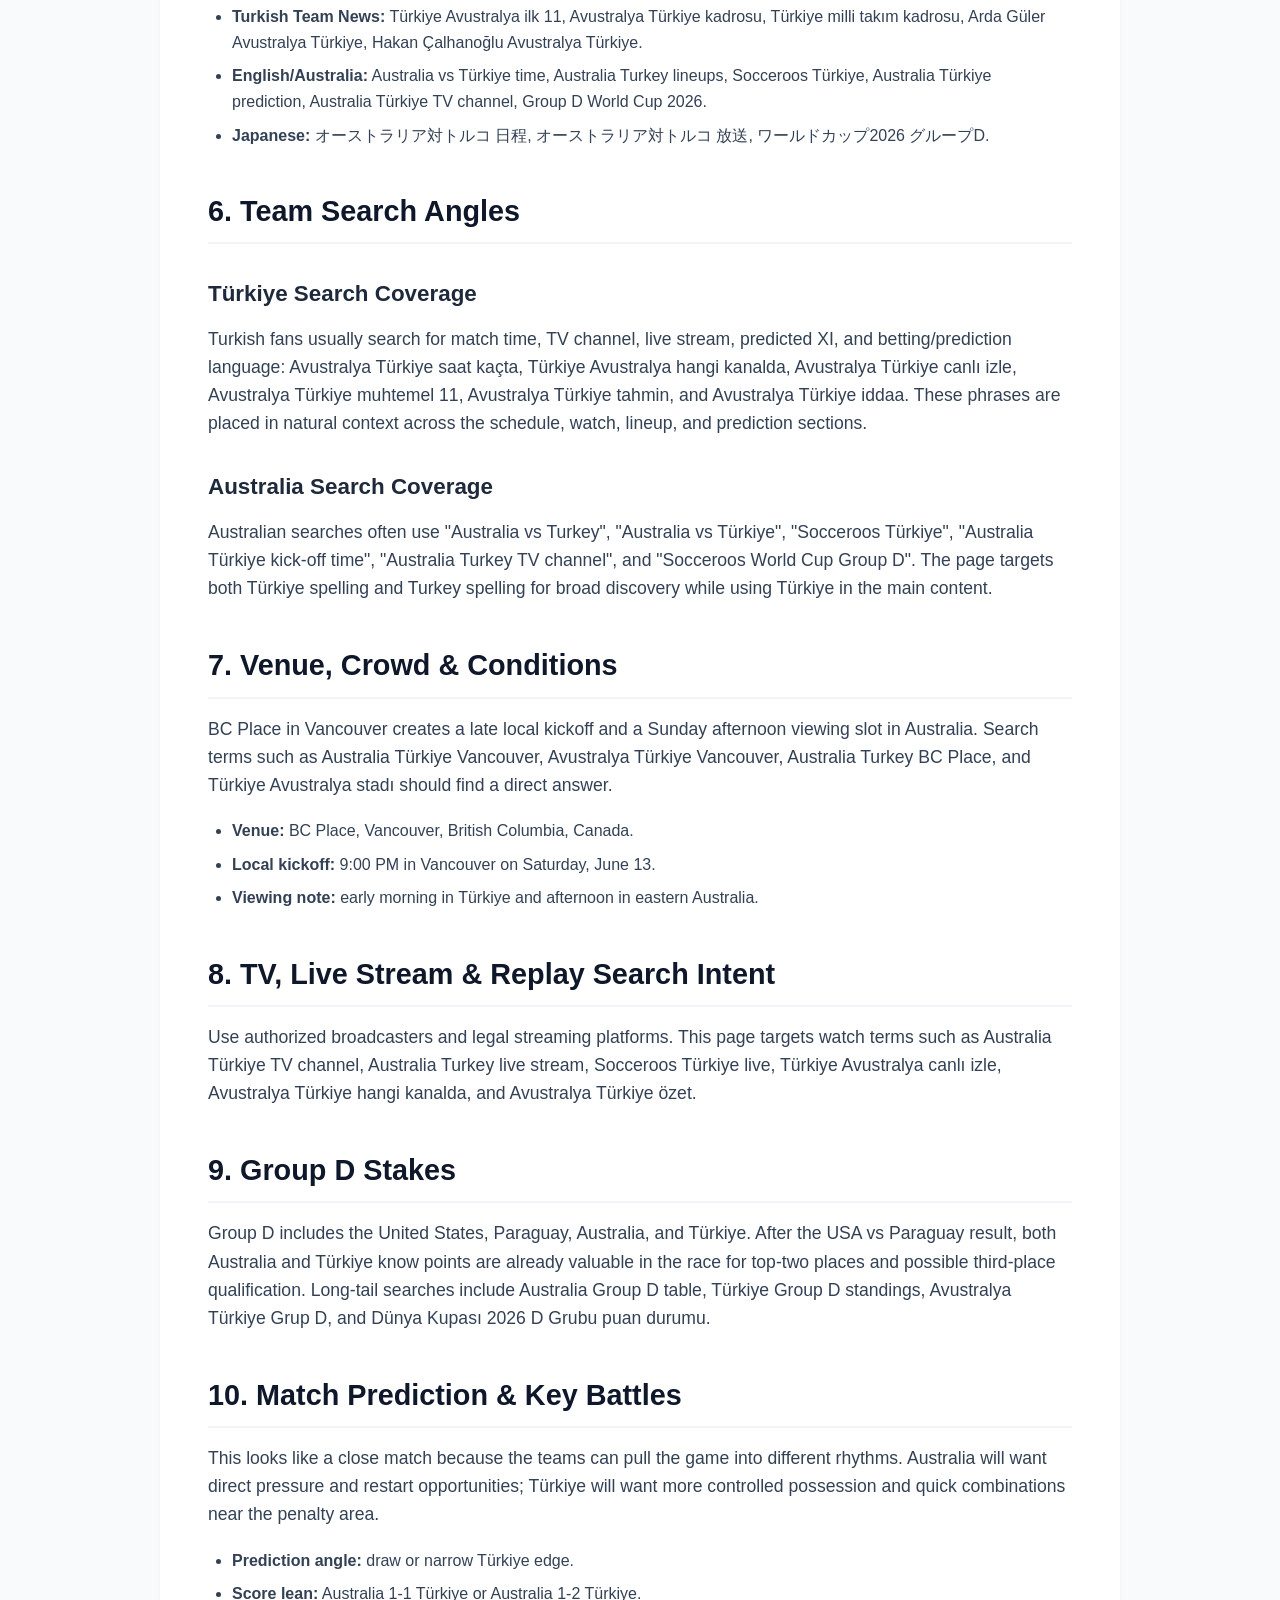
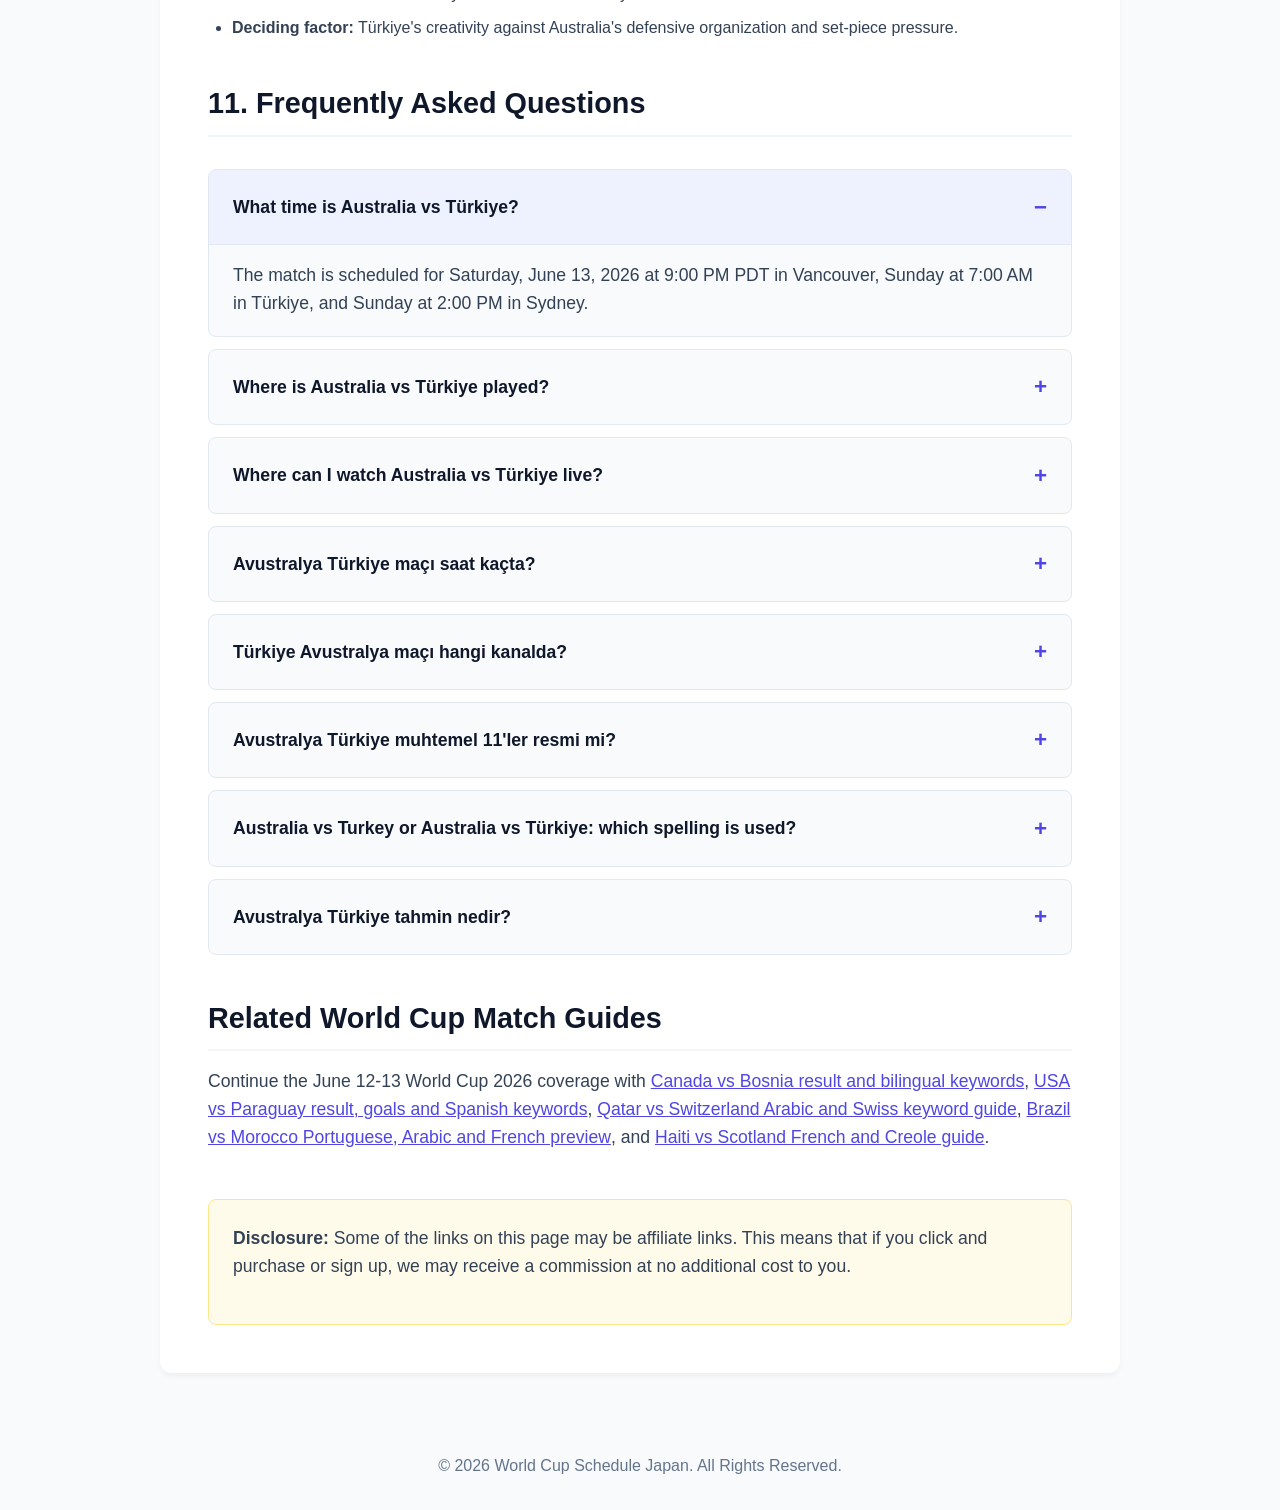
<file: australia-vs-turkiye.html>
<!DOCTYPE html>
<html lang="en">
<head>
    <meta charset="UTF-8">
    <meta name="viewport" content="width=device-width, initial-scale=1.0">
    <title>Australia vs Türkiye: Time, Lineups & Prediction</title>
    <meta name="description" content="Australia vs Türkiye World Cup 2026 Group D guide for today, June 13: kickoff time, lineups, prediction, TV, venue, Turkish and Australian SEO keywords.">
    <meta name="keywords" content="Australia vs Türkiye, Australia vs Turkey, Australia Turkey time, Australia Türkiye lineups, Australia Türkiye prediction, Australia Türkiye TV channel, Australia Türkiye live stream, Australia Türkiye odds, Australia Türkiye Group D, Avustralya Türkiye maçı, Avustralya Türkiye saat kaçta, Avustralya Türkiye muhtemel 11, Türkiye Avustralya canlı izle, Türkiye Avustralya maçı hangi kanalda, Avustralya Türkiye tahmin, Avustralya Türkiye iddaa, Avustralya Türkiye kadrosu, Socceroos Türkiye, World Cup 2026 Group D">
    <link rel="canonical" href="https://world-cup-schedule-jap.vercel.app/australia-vs-turkiye.html">
    <link rel="icon" type="image/svg+xml" href="images/favicon.svg">
    <meta name="robots" content="index, follow">

    <meta property="og:title" content="Australia vs Türkiye: Time, Lineups & Prediction">
    <meta property="og:description" content="Today match guide with kickoff conversions, probable XIs, Turkish keyword coverage, prediction, and FAQ.">
    <meta property="og:image" content="https://world-cup-schedule-jap.vercel.app/images/social.webp">
    <meta property="og:type" content="article">
    <meta property="og:url" content="https://world-cup-schedule-jap.vercel.app/australia-vs-turkiye.html">

    <meta name="twitter:card" content="summary_large_image">
    <meta name="twitter:title" content="Australia vs Türkiye: Time, Lineups & Prediction">
    <meta name="twitter:description" content="Australia vs Türkiye World Cup 2026 kickoff time, probable lineups, prediction and FAQ.">
    <meta name="twitter:image" content="https://world-cup-schedule-jap.vercel.app/images/social.webp">

    <link rel="stylesheet" href="style.css">

    <script type="application/ld+json">
    {
      "@context": "https://schema.org",
      "@type": "Article",
      "mainEntityOfPage": {
        "@type": "WebPage",
        "@id": "https://world-cup-schedule-jap.vercel.app/australia-vs-turkiye.html"
      },
      "headline": "Australia vs Türkiye: Time, Lineups & Prediction",
      "description": "World Cup 2026 Group D match guide to Australia vs Türkiye on June 13, 2026, with kickoff time, probable lineups, Turkish keywords, prediction, and FAQ.",
      "image": "https://world-cup-schedule-jap.vercel.app/images/social.webp",
      "author": {
        "@type": "Organization",
        "name": "World Cup Schedule Japan"
      },
      "publisher": {
        "@type": "Organization",
        "name": "World Cup Schedule Japan",
        "logo": {
          "@type": "ImageObject",
          "url": "https://world-cup-schedule-jap.vercel.app/images/social.webp"
        }
      },
      "datePublished": "2026-06-13T00:00:00.000Z",
      "dateModified": "2026-06-13T00:00:00.000Z",
      "inLanguage": "en"
    }
    </script>

    <script type="application/ld+json">
    {
      "@context": "https://schema.org",
      "@type": "FAQPage",
      "mainEntity": [
        {
          "@type": "Question",
          "name": "What time is Australia vs Türkiye today?",
          "acceptedAnswer": {
            "@type": "Answer",
            "text": "Australia vs Türkiye is scheduled for Saturday, June 13, 2026 at 9:00 PM local time in Vancouver, Sunday, June 14 at 7:00 AM in Türkiye, 2:00 PM in Sydney, and 1:00 PM Japan time."
          }
        },
        {
          "@type": "Question",
          "name": "Where is Australia vs Türkiye being played?",
          "acceptedAnswer": {
            "@type": "Answer",
            "text": "The Group D match is scheduled at BC Place in Vancouver, Canada."
          }
        },
        {
          "@type": "Question",
          "name": "Avustralya Türkiye maçı saat kaçta?",
          "acceptedAnswer": {
            "@type": "Answer",
            "text": "Avustralya Türkiye maçı Türkiye saatiyle 14 Haziran 2026 Pazar günü 07:00'de başlayacak."
          }
        },
        {
          "@type": "Question",
          "name": "Türkiye Avustralya canlı izle nerede?",
          "acceptedAnswer": {
            "@type": "Answer",
            "text": "Canlı yayın hakları ülkeye göre değişir. Resmi yayıncıları, FIFA maç merkezini ve lisanslı dijital platformları kontrol edin."
          }
        },
        {
          "@type": "Question",
          "name": "Are Australia vs Türkiye lineups official?",
          "acceptedAnswer": {
            "@type": "Answer",
            "text": "This page covers probable lineups and tactical search intent. Confirmed lineups should be verified through FIFA and official team channels near kickoff."
          }
        }
      ]
    }
    </script>

    <script type="application/ld+json">
    {
      "@context": "https://schema.org",
      "@type": "BreadcrumbList",
      "itemListElement": [
        {
          "@type": "ListItem",
          "position": 1,
          "name": "Home",
          "item": "https://world-cup-schedule-jap.vercel.app/"
        },
        {
          "@type": "ListItem",
          "position": 2,
          "name": "Australia vs Türkiye",
          "item": "https://world-cup-schedule-jap.vercel.app/australia-vs-turkiye.html"
        }
      ]
    }
    </script>

    <script type="application/ld+json">
    {
      "@context": "https://schema.org",
      "@type": "SportsEvent",
      "name": "Australia vs Türkiye - FIFA World Cup 2026 Group D",
      "description": "FIFA World Cup 2026 Group D match between Australia and Türkiye at BC Place in Vancouver.",
      "image": [
        "https://world-cup-schedule-jap.vercel.app/images/social.webp"
      ],
      "startDate": "2026-06-13T21:00:00-07:00",
      "endDate": "2026-06-13T23:00:00-07:00",
      "eventStatus": "https://schema.org/EventScheduled",
      "eventAttendanceMode": "https://schema.org/OfflineEventAttendanceMode",
      "location": {
        "@type": "Place",
        "name": "BC Place",
        "address": {
          "@type": "PostalAddress",
          "streetAddress": "777 Pacific Blvd",
          "addressLocality": "Vancouver",
          "addressRegion": "BC",
          "postalCode": "V6B 4Y8",
          "addressCountry": "CA"
        }
      },
      "homeTeam": {
        "@type": "SportsTeam",
        "name": "Australia"
      },
      "awayTeam": {
        "@type": "SportsTeam",
        "name": "Türkiye",
        "alternateName": "Turkey"
      },
      "competitor": [
        {
          "@type": "SportsTeam",
          "name": "Australia"
        },
        {
          "@type": "SportsTeam",
          "name": "Türkiye",
          "alternateName": "Turkey"
        }
      ],
      "organizer": {
        "@type": "Organization",
        "name": "FIFA",
        "url": "https://www.fifa.com"
      },
      "sport": "Soccer"
    }
    </script>
</head>
<body>
    <header class="site-header">
        <div class="container">
            <a href="https://world-cup-schedule-jap.vercel.app/" class="logo">World Cup Schedule Japan</a>
            <nav>
                <a href="https://world-cup-schedule-jap.vercel.app/">ホーム (Home)</a>
                <div class="dropdown">
                    <button class="dropbtn">W杯マッチ一覧 (Matches) <i class="arrow down"></i></button>
                    <div class="dropdown-content">
                        <a href="mexico-vs-south-africa.html">メキシコ対南アフリカ (Mexico vs South Africa)</a>
                        <a href="korea-republic-vs-czechia.html">韓国対チェコ (Korea vs Czechia)</a>
                        <a href="canada-vs-bosnia-and-herzegovina.html">カナダ対ボスニア (Canada vs Bosnia)</a>
                        <a href="usa-vs-paraguay.html">米国対パラグアイ (USA vs Paraguay)</a>
                        <a href="qatar-vs-switzerland.html">カタール対スイス (Qatar vs Switzerland)</a>
                        <a href="brazil-vs-morocco.html">ブラジル対モロッコ (Brazil vs Morocco)</a>
                        <a href="haiti-vs-scotland.html">ハイチ対スコットランド (Haiti vs Scotland)</a>
                        <a href="australia-vs-turkiye.html">豪州対トルコ (Australia vs Türkiye)</a>
                    </div>
                </div>
                <a href="#faq">FAQ</a>
            </nav>
        </div>
    </header>

    <main>
        <section class="hero-section">
            <div class="container hero-grid">
                <div class="hero-content">
                    <h1>Australia vs Türkiye Match Time, Lineups & Prediction</h1>
                    <p class="hero-intro">Australia vs Türkiye is today's late Group D match in Vancouver. This guide covers kickoff time, probable lineups, tactical preview, and Turkish keyword coverage for match-time, live stream, and predicted XI searches.</p>
                    <ul class="hero-benefits">
                        <li>Kickoff conversions for Vancouver, Türkiye, Australia, and Japan.</li>
                        <li>Turkish keyword targeting for Avustralya Türkiye maçı searches.</li>
                        <li>SportsEvent, FAQ, Article, and Breadcrumb schema included.</li>
                    </ul>
                    <div class="hero-cta">
                        <a href="https://kirujh.com/af?o=94df0498e87444a4e8a2868db41bc609:ed38ad976803b05699a153c238cc619d" class="cta-button" target="_blank" rel="sponsored nofollow noopener noreferrer">Watch World Cup Live Streams</a>
                    </div>
                </div>
                <div class="hero-image">
                    <img src="images/social.webp" alt="Australia vs Türkiye World Cup 2026 match guide" width="800" height="450" loading="eager">
                </div>
            </div>
        </section>

        <div class="container">
            <article class="post-content">
                <div class="toc">
                    <div class="toc-title">Table of Contents</div>
                    <ul>
                        <li><a href="#overview">1. Match Overview</a></li>
                        <li><a href="#match-info">2. Match Info Snapshot</a></li>
                        <li><a href="#time">3. Kickoff Time</a></li>
                        <li><a href="#lineups">4. Probable Lineups</a></li>
                        <li><a href="#keywords">5. Turkish Keyword Hub</a></li>
                        <li><a href="#team-search">6. Team Search Angles</a></li>
                        <li><a href="#venue">7. Venue & Conditions</a></li>
                        <li><a href="#watch">8. TV & Stream Intent</a></li>
                        <li><a href="#group">9. Group D Stakes</a></li>
                        <li><a href="#prediction">10. Prediction</a></li>
                        <li><a href="#faq">11. FAQ</a></li>
                    </ul>
                </div>

                <div class="aio-snippet">
                    <strong>AIO Match Summary:</strong> Australia vs Türkiye is scheduled for today, Saturday, June 13, 2026 at 9:00 PM PDT in Vancouver, 7:00 AM TRT on Sunday in Türkiye, 2:00 PM AEST on Sunday in Sydney, and 1:00 PM JST on Sunday, June 14.
                </div>

                <h2 id="overview">1. Match Overview</h2>
                <p>Australia vs Türkiye has the feel of a physical, high-intensity Group D match. Australia can make the game direct and uncomfortable, while Türkiye's best spells should come from technical midfield rotations and attacking quality between the lines.</p>

                <h2 id="match-info">2. Match Info Snapshot</h2>
                <div class="table-responsive">
                    <table class="comparison-table">
                        <tbody>
                            <tr><th>Fixture</th><td>Australia vs Türkiye, FIFA World Cup 2026 Group D</td></tr>
                            <tr><th>Date</th><td>Saturday, June 13, 2026 in Vancouver; Sunday, June 14 in Türkiye, Australia, and Japan</td></tr>
                            <tr><th>Venue</th><td>BC Place, Vancouver, Canada</td></tr>
                            <tr><th>Primary Searches</th><td>Australia Türkiye time, Avustralya Türkiye saat kaçta, Türkiye Avustralya canlı izle, Australia Turkey lineups</td></tr>
                            <tr><th>Page Focus</th><td>Kickoff time, Turkish search terms, lineups, prediction, TV channel intent, Group D context</td></tr>
                        </tbody>
                    </table>
                </div>

                <h2 id="time">3. Kickoff Time & Global Schedule</h2>
                <div class="table-responsive">
                    <table class="comparison-table">
                        <thead>
                            <tr>
                                <th>Region</th>
                                <th>Local Match Time</th>
                                <th>Date</th>
                            </tr>
                        </thead>
                        <tbody>
                            <tr><td>Vancouver, Canada</td><td>9:00 PM PDT</td><td>Saturday, June 13</td></tr>
                            <tr><td>Istanbul, Türkiye</td><td>7:00 AM TRT</td><td>Sunday, June 14</td></tr>
                            <tr><td>Sydney, Australia</td><td>2:00 PM AEST</td><td>Sunday, June 14</td></tr>
                            <tr><td>Tokyo, Japan</td><td>1:00 PM JST</td><td>Sunday, June 14</td></tr>
                        </tbody>
                    </table>
                </div>

                <h2 id="lineups">4. Probable Lineups & Tactical Notes</h2>
                <p>Lineup searches include Australia Türkiye lineups, Australia Turkey starting XI, Socceroos lineup vs Türkiye, Avustralya Türkiye muhtemel 11, Türkiye Avustralya ilk 11, and Avustralya Türkiye kadrosu. Official confirmed lineups should be checked close to kickoff on FIFA and federation channels.</p>
                <div class="table-responsive">
                    <table class="comparison-table">
                        <thead>
                            <tr>
                                <th>Team</th>
                                <th>Likely Shape</th>
                                <th>Search Intent</th>
                            </tr>
                        </thead>
                        <tbody>
                            <tr>
                                <td>Australia</td>
                                <td>4-2-3-1 or 4-4-2</td>
                                <td>duels, crossing, set pieces, second balls, compact shape</td>
                            </tr>
                            <tr>
                                <td>Türkiye</td>
                                <td>4-2-3-1 or 4-3-3</td>
                                <td>technical midfield, wide combinations, final-third creativity</td>
                            </tr>
                        </tbody>
                    </table>
                </div>

                <h2 id="keywords">5. Turkish Local Keyword Hub</h2>
                <ul>
                    <li><strong>Turkish Main:</strong> Avustralya Türkiye maçı, Avustralya Türkiye saat kaçta, Türkiye Avustralya canlı izle, Türkiye Avustralya maçı hangi kanalda, Avustralya Türkiye muhtemel 11.</li>
                    <li><strong>Turkish Prediction:</strong> Avustralya Türkiye tahmin, Avustralya Türkiye iddaa, Türkiye Avustralya maç analizi, Avustralya Türkiye oranları, Türkiye kazanır mı.</li>
                    <li><strong>Turkish Team News:</strong> Türkiye Avustralya ilk 11, Avustralya Türkiye kadrosu, Türkiye milli takım kadrosu, Arda Güler Avustralya Türkiye, Hakan Çalhanoğlu Avustralya Türkiye.</li>
                    <li><strong>English/Australia:</strong> Australia vs Türkiye time, Australia Turkey lineups, Socceroos Türkiye, Australia Türkiye prediction, Australia Türkiye TV channel, Group D World Cup 2026.</li>
                    <li><strong>Japanese:</strong> オーストラリア対トルコ 日程, オーストラリア対トルコ 放送, ワールドカップ2026 グループD.</li>
                </ul>

                <h2 id="team-search">6. Team Search Angles</h2>
                <h3>Türkiye Search Coverage</h3>
                <p>Turkish fans usually search for match time, TV channel, live stream, predicted XI, and betting/prediction language: Avustralya Türkiye saat kaçta, Türkiye Avustralya hangi kanalda, Avustralya Türkiye canlı izle, Avustralya Türkiye muhtemel 11, Avustralya Türkiye tahmin, and Avustralya Türkiye iddaa. These phrases are placed in natural context across the schedule, watch, lineup, and prediction sections.</p>
                <h3>Australia Search Coverage</h3>
                <p>Australian searches often use "Australia vs Turkey", "Australia vs Türkiye", "Socceroos Türkiye", "Australia Türkiye kick-off time", "Australia Turkey TV channel", and "Socceroos World Cup Group D". The page targets both Türkiye spelling and Turkey spelling for broad discovery while using Türkiye in the main content.</p>

                <h2 id="venue">7. Venue, Crowd & Conditions</h2>
                <p>BC Place in Vancouver creates a late local kickoff and a Sunday afternoon viewing slot in Australia. Search terms such as Australia Türkiye Vancouver, Avustralya Türkiye Vancouver, Australia Turkey BC Place, and Türkiye Avustralya stadı should find a direct answer.</p>
                <ul>
                    <li><strong>Venue:</strong> BC Place, Vancouver, British Columbia, Canada.</li>
                    <li><strong>Local kickoff:</strong> 9:00 PM in Vancouver on Saturday, June 13.</li>
                    <li><strong>Viewing note:</strong> early morning in Türkiye and afternoon in eastern Australia.</li>
                </ul>

                <h2 id="watch">8. TV, Live Stream & Replay Search Intent</h2>
                <p>Use authorized broadcasters and legal streaming platforms. This page targets watch terms such as Australia Türkiye TV channel, Australia Turkey live stream, Socceroos Türkiye live, Türkiye Avustralya canlı izle, Avustralya Türkiye hangi kanalda, and Avustralya Türkiye özet.</p>

                <h2 id="group">9. Group D Stakes</h2>
                <p>Group D includes the United States, Paraguay, Australia, and Türkiye. After the USA vs Paraguay result, both Australia and Türkiye know points are already valuable in the race for top-two places and possible third-place qualification. Long-tail searches include Australia Group D table, Türkiye Group D standings, Avustralya Türkiye Grup D, and Dünya Kupası 2026 D Grubu puan durumu.</p>

                <h2 id="prediction">10. Match Prediction & Key Battles</h2>
                <p>This looks like a close match because the teams can pull the game into different rhythms. Australia will want direct pressure and restart opportunities; Türkiye will want more controlled possession and quick combinations near the penalty area.</p>
                <ul>
                    <li><strong>Prediction angle:</strong> draw or narrow Türkiye edge.</li>
                    <li><strong>Score lean:</strong> Australia 1-1 Türkiye or Australia 1-2 Türkiye.</li>
                    <li><strong>Deciding factor:</strong> Türkiye's creativity against Australia's defensive organization and set-piece pressure.</li>
                </ul>

                <h2 id="faq">11. Frequently Asked Questions</h2>
                <div class="faq-section">
                    <details class="faq-item" open>
                        <summary>What time is Australia vs Türkiye?</summary>
                        <div class="faq-answer">
                            <p>The match is scheduled for Saturday, June 13, 2026 at 9:00 PM PDT in Vancouver, Sunday at 7:00 AM in Türkiye, and Sunday at 2:00 PM in Sydney.</p>
                        </div>
                    </details>
                    <details class="faq-item">
                        <summary>Where is Australia vs Türkiye played?</summary>
                        <div class="faq-answer">
                            <p>It is scheduled at BC Place in Vancouver, Canada.</p>
                        </div>
                    </details>
                    <details class="faq-item">
                        <summary>Where can I watch Australia vs Türkiye live?</summary>
                        <div class="faq-answer">
                            <p>Broadcast rights vary by country. Check official FIFA listings, national rights holders, and licensed streaming services in Australia, Türkiye, Japan, and your region.</p>
                        </div>
                    </details>
                    <details class="faq-item">
                        <summary>Avustralya Türkiye maçı saat kaçta?</summary>
                        <div class="faq-answer">
                            <p>Türkiye saatiyle maç 14 Haziran 2026 Pazar günü 07:00'de başlayacak.</p>
                        </div>
                    </details>
                    <details class="faq-item">
                        <summary>Türkiye Avustralya maçı hangi kanalda?</summary>
                        <div class="faq-answer">
                            <p>Yayın hakları ülkeye göre değişir. Türkiye'deki resmi yayıncıları ve lisanslı dijital platformları kontrol edin.</p>
                        </div>
                    </details>
                    <details class="faq-item">
                        <summary>Avustralya Türkiye muhtemel 11'ler resmi mi?</summary>
                        <div class="faq-answer">
                            <p>Hayır. Bu sayfa muhtemel dizilişleri ve taktik arama niyetini kapsar. Resmi 11'ler için FIFA ve takım kanalları kontrol edilmelidir.</p>
                        </div>
                    </details>
                    <details class="faq-item">
                        <summary>Australia vs Turkey or Australia vs Türkiye: which spelling is used?</summary>
                        <div class="faq-answer">
                            <p>The official country name is Türkiye, but many English searches still use Turkey. This page covers both spellings for discovery while using Türkiye in headings and match text.</p>
                        </div>
                    </details>
                    <details class="faq-item">
                        <summary>Avustralya Türkiye tahmin nedir?</summary>
                        <div class="faq-answer">
                            <p>Ön değerlendirme dengeli bir maç gösteriyor. Beraberlik veya Türkiye'nin dar farkla galibiyeti güçlü senaryolar arasında.</p>
                        </div>
                    </details>
                </div>

                <h2>Related World Cup Match Guides</h2>
                <p>Continue the June 12-13 World Cup 2026 coverage with <a href="canada-vs-bosnia-and-herzegovina.html" class="affiliate-link">Canada vs Bosnia result and bilingual keywords</a>, <a href="usa-vs-paraguay.html" class="affiliate-link">USA vs Paraguay result, goals and Spanish keywords</a>, <a href="qatar-vs-switzerland.html" class="affiliate-link">Qatar vs Switzerland Arabic and Swiss keyword guide</a>, <a href="brazil-vs-morocco.html" class="affiliate-link">Brazil vs Morocco Portuguese, Arabic and French preview</a>, and <a href="haiti-vs-scotland.html" class="affiliate-link">Haiti vs Scotland French and Creole guide</a>.</p>

                <div class="affiliate-disclosure">
                    <p><strong>Disclosure:</strong> Some of the links on this page may be affiliate links. This means that if you click and purchase or sign up, we may receive a commission at no additional cost to you.</p>
                </div>
            </article>
        </div>
    </main>

    <footer class="site-footer">
        <div class="container">
            <p>&copy; 2026 World Cup Schedule Japan. All Rights Reserved.</p>
        </div>
    </footer>

    <script src="script.js"></script>
</body>
</html>
</file>
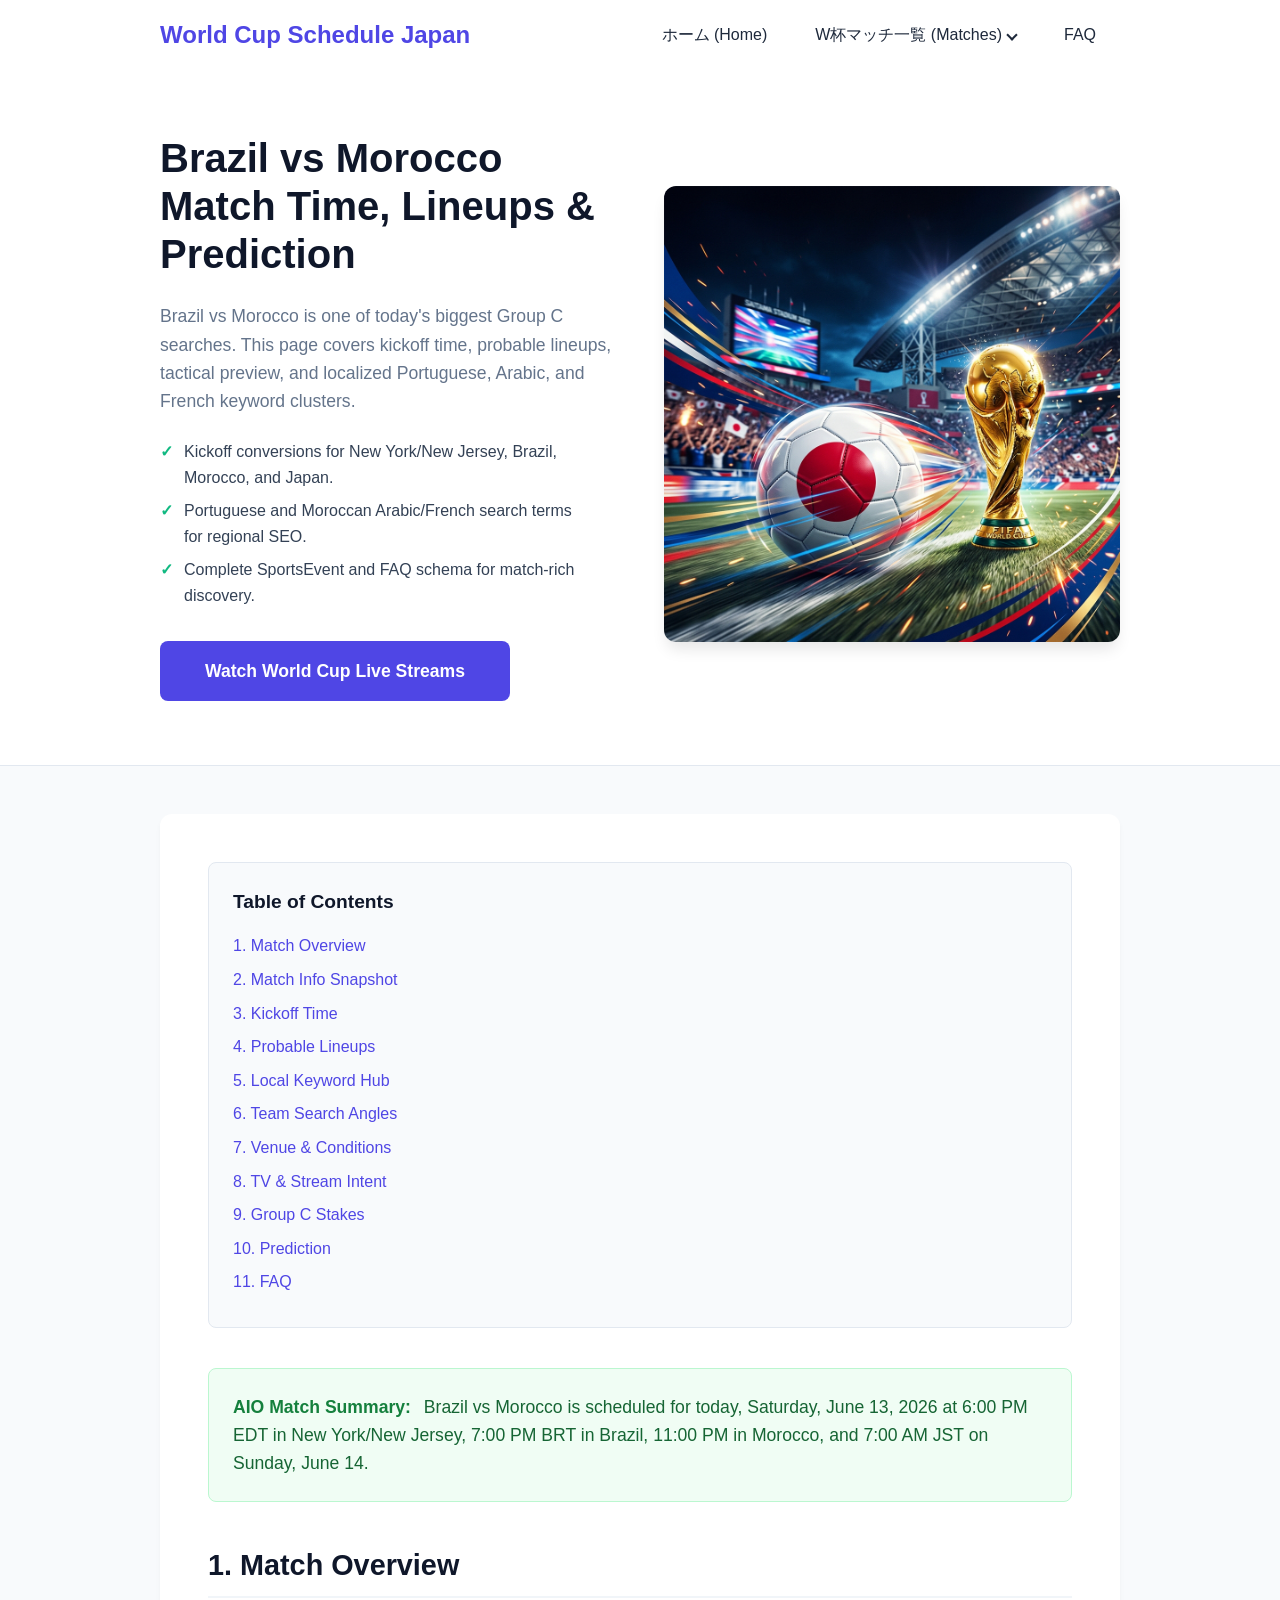
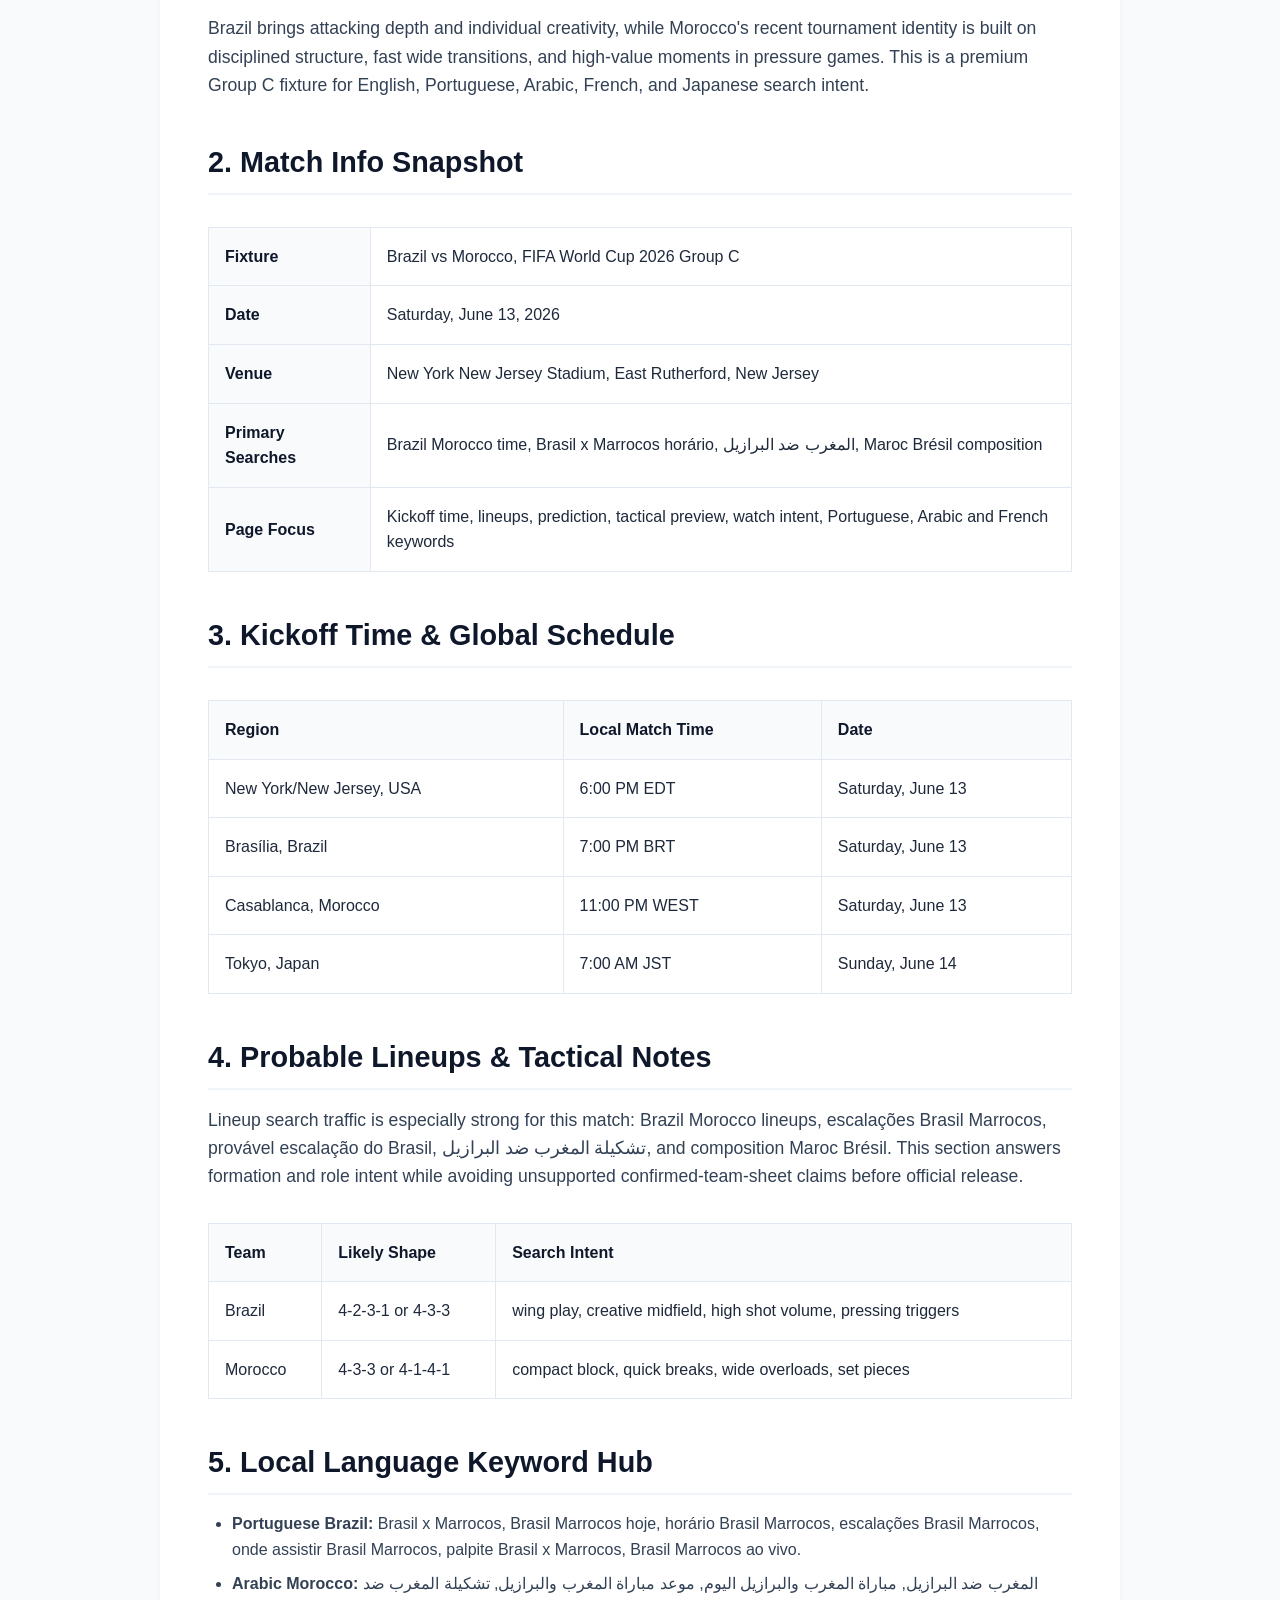
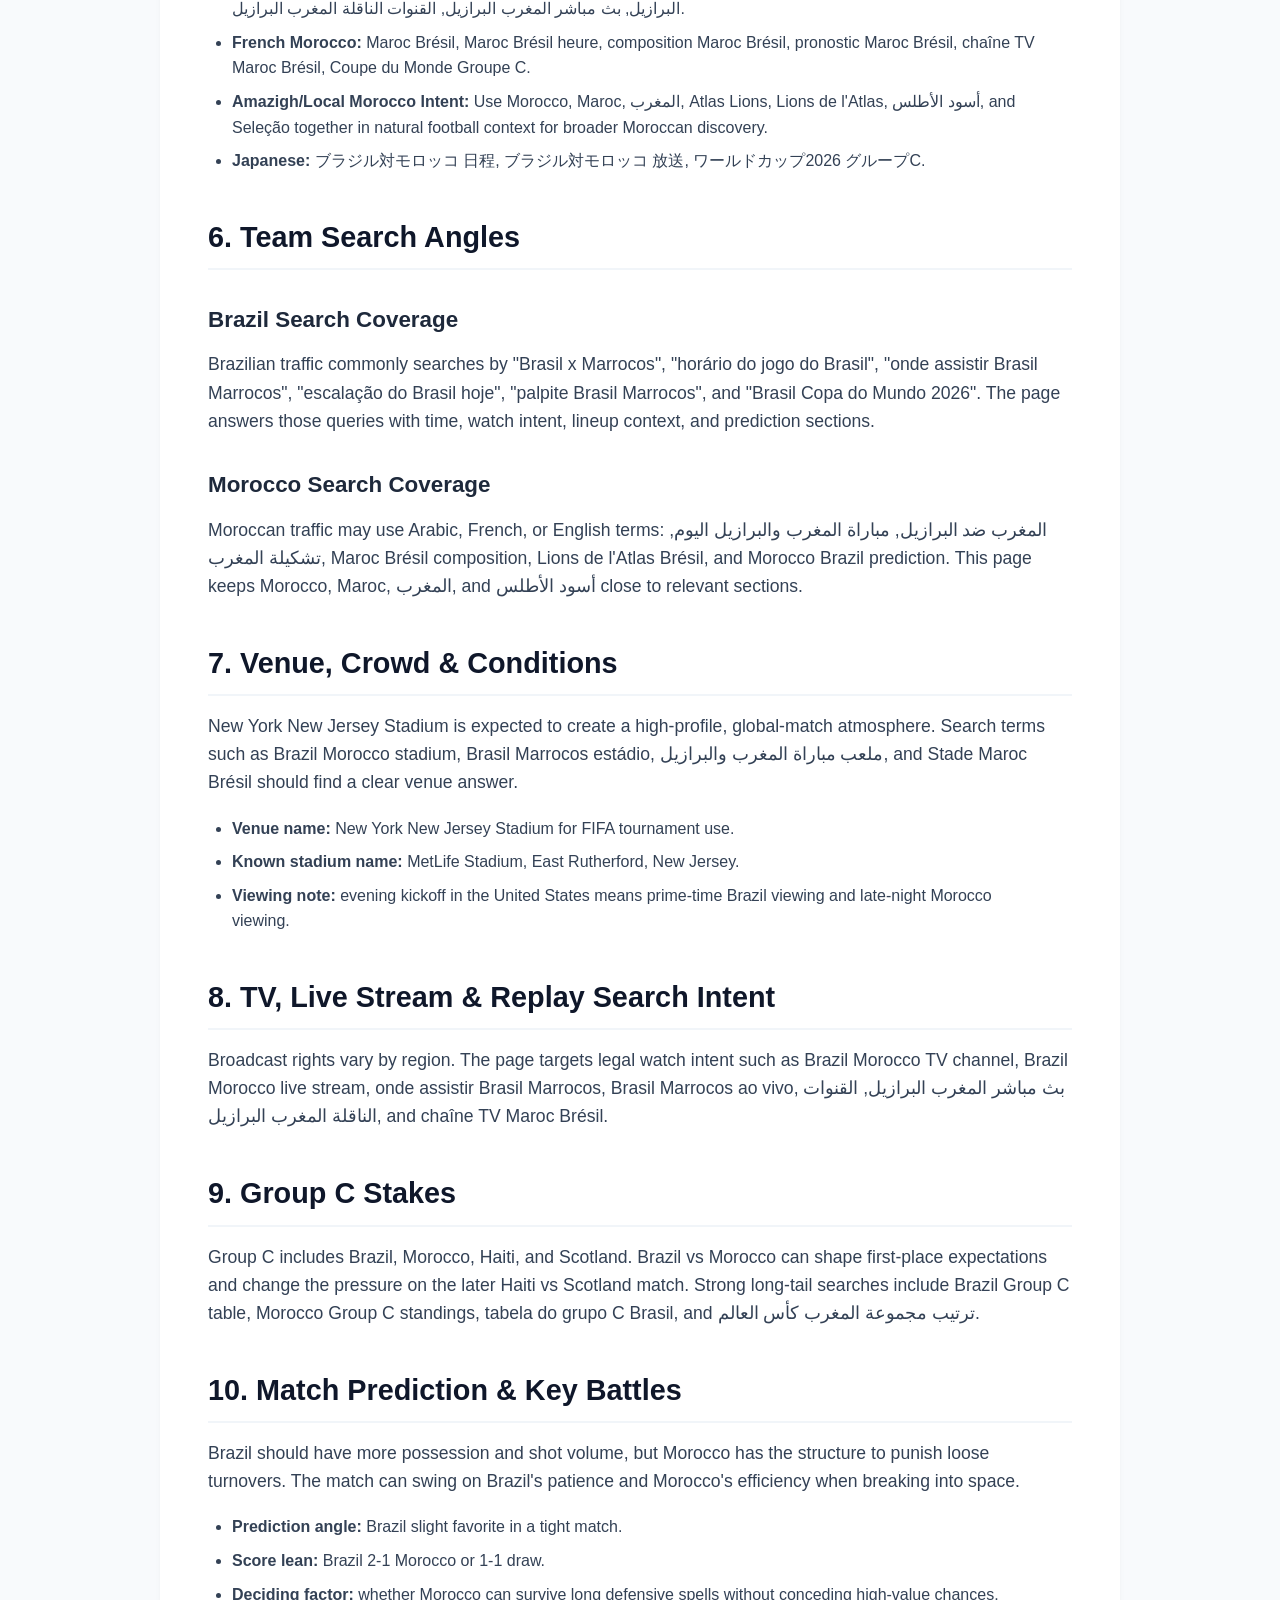
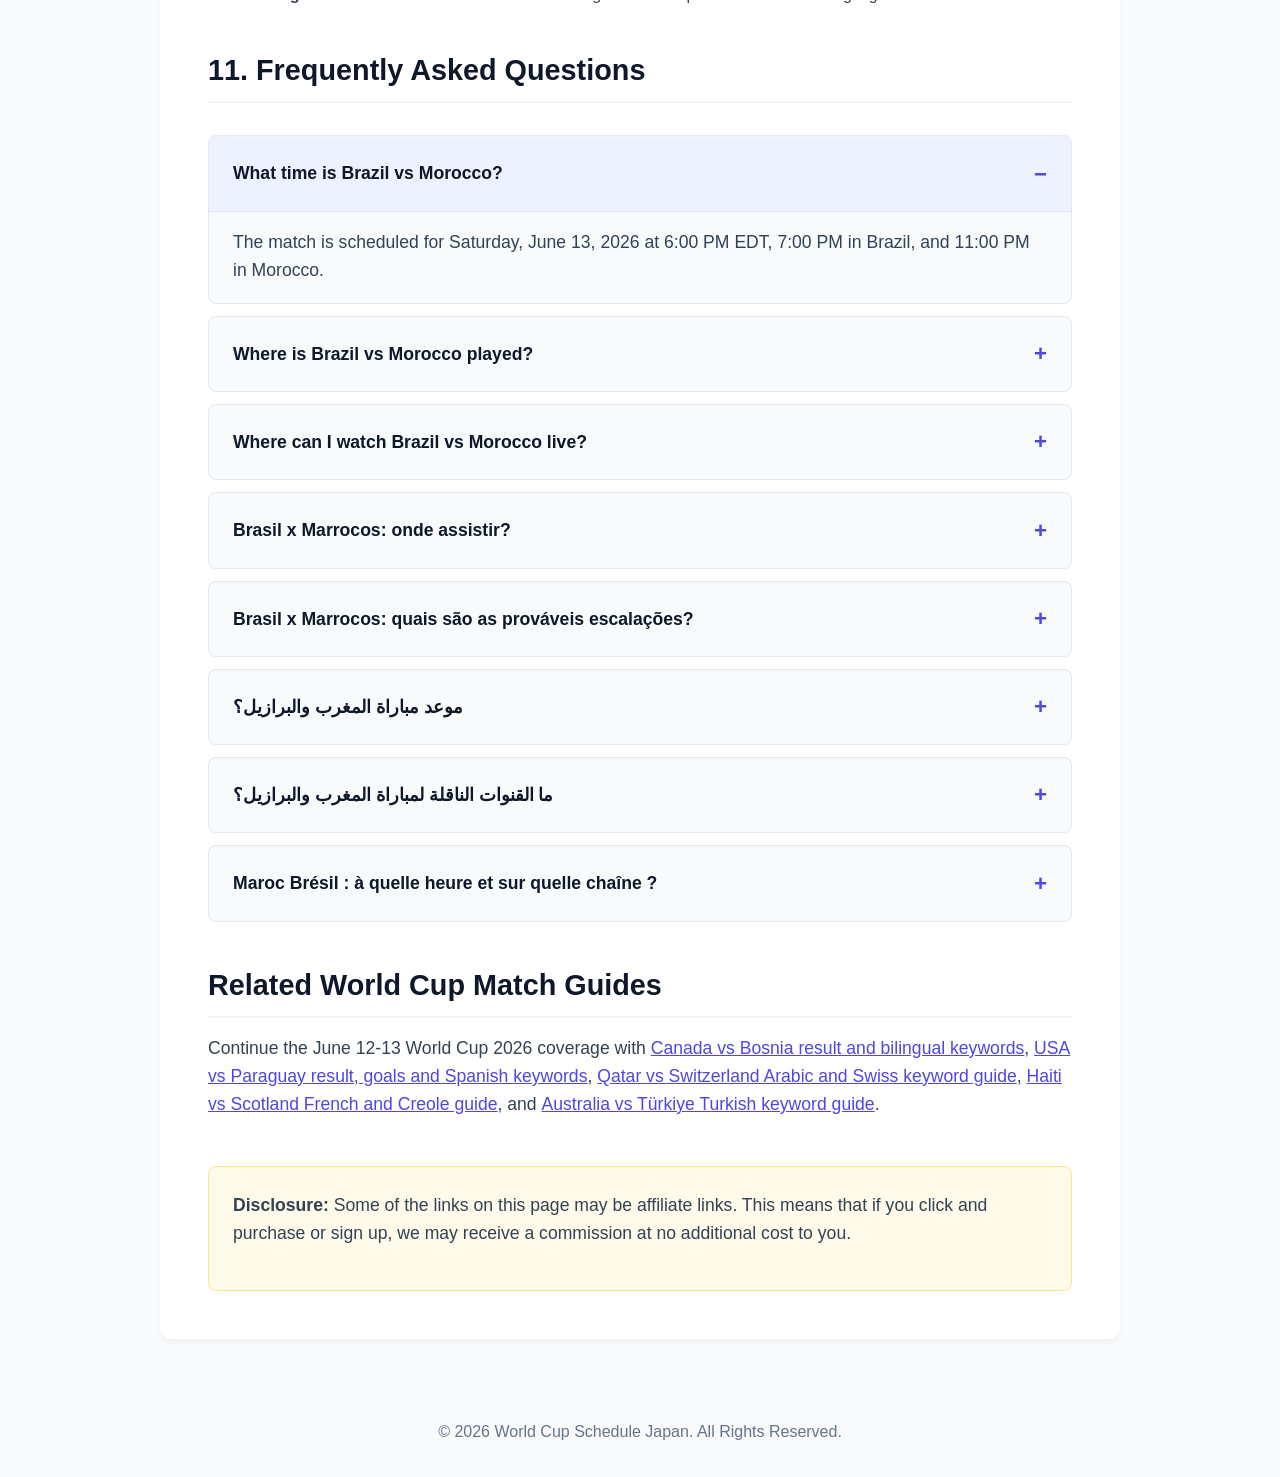
<file: brazil-vs-morocco.html>
<!DOCTYPE html>
<html lang="en">
<head>
    <meta charset="UTF-8">
    <meta name="viewport" content="width=device-width, initial-scale=1.0">
    <title>Brazil vs Morocco: Time, Lineups & Prediction</title>
    <meta name="description" content="Brazil vs Morocco World Cup 2026 Group C guide for today, June 13: kickoff time, lineups, prediction, TV, venue, Portuguese, Arabic, French and Moroccan SEO keywords.">
    <meta name="keywords" content="Brazil vs Morocco, Brazil Morocco time, Brazil Morocco lineups, Brazil Morocco prediction, Brazil Morocco TV channel, Brazil Morocco live stream, Brazil Morocco odds, Brazil Morocco Group C, Brasil x Marrocos, Brasil Marrocos hoje, horário Brasil Marrocos, escalações Brasil Marrocos, onde assistir Brasil Marrocos, palpite Brasil Marrocos, المغرب ضد البرازيل, موعد مباراة المغرب والبرازيل, مباراة المغرب والبرازيل اليوم, تشكيلة المغرب ضد البرازيل, بث مباشر المغرب البرازيل, القنوات الناقلة المغرب البرازيل, Maroc Brésil, Maroc Brésil heure, Maroc Brésil composition, Maroc Brésil pronostic, Coupe du Monde 2026 Groupe C">
    <link rel="canonical" href="https://world-cup-schedule-jap.vercel.app/brazil-vs-morocco.html">
    <link rel="icon" type="image/svg+xml" href="images/favicon.svg">
    <meta name="robots" content="index, follow">

    <meta property="og:title" content="Brazil vs Morocco: Time, Lineups & Prediction">
    <meta property="og:description" content="Today match guide with kickoff conversions, probable XIs, Portuguese and Moroccan keyword coverage, prediction, and FAQ.">
    <meta property="og:image" content="https://world-cup-schedule-jap.vercel.app/images/social.webp">
    <meta property="og:type" content="article">
    <meta property="og:url" content="https://world-cup-schedule-jap.vercel.app/brazil-vs-morocco.html">

    <meta name="twitter:card" content="summary_large_image">
    <meta name="twitter:title" content="Brazil vs Morocco: Time, Lineups & Prediction">
    <meta name="twitter:description" content="Brazil vs Morocco World Cup 2026 kickoff time, probable lineups, prediction and FAQ.">
    <meta name="twitter:image" content="https://world-cup-schedule-jap.vercel.app/images/social.webp">

    <link rel="stylesheet" href="style.css">

    <script type="application/ld+json">
    {
      "@context": "https://schema.org",
      "@type": "Article",
      "mainEntityOfPage": {
        "@type": "WebPage",
        "@id": "https://world-cup-schedule-jap.vercel.app/brazil-vs-morocco.html"
      },
      "headline": "Brazil vs Morocco: Time, Lineups & Prediction",
      "description": "World Cup 2026 Group C match guide to Brazil vs Morocco on June 13, 2026, with kickoff time, probable lineups, localized keywords, prediction, and FAQ.",
      "image": "https://world-cup-schedule-jap.vercel.app/images/social.webp",
      "author": {
        "@type": "Organization",
        "name": "World Cup Schedule Japan"
      },
      "publisher": {
        "@type": "Organization",
        "name": "World Cup Schedule Japan",
        "logo": {
          "@type": "ImageObject",
          "url": "https://world-cup-schedule-jap.vercel.app/images/social.webp"
        }
      },
      "datePublished": "2026-06-13T00:00:00.000Z",
      "dateModified": "2026-06-13T00:00:00.000Z",
      "inLanguage": "en"
    }
    </script>

    <script type="application/ld+json">
    {
      "@context": "https://schema.org",
      "@type": "FAQPage",
      "mainEntity": [
        {
          "@type": "Question",
          "name": "What time is Brazil vs Morocco today?",
          "acceptedAnswer": {
            "@type": "Answer",
            "text": "Brazil vs Morocco is scheduled for Saturday, June 13, 2026 at 6:00 PM local time in New York/New Jersey, 7:00 PM in Brazil, 11:00 PM in Morocco, and Sunday, June 14 at 7:00 AM Japan time."
          }
        },
        {
          "@type": "Question",
          "name": "Where is Brazil vs Morocco being played?",
          "acceptedAnswer": {
            "@type": "Answer",
            "text": "The Group C match is scheduled at New York New Jersey Stadium, also known as MetLife Stadium, in East Rutherford, New Jersey."
          }
        },
        {
          "@type": "Question",
          "name": "Brasil x Marrocos: que horas é o jogo?",
          "acceptedAnswer": {
            "@type": "Answer",
            "text": "Brasil x Marrocos está marcado para sábado, 13 de junho de 2026, às 19:00 no horário de Brasília."
          }
        },
        {
          "@type": "Question",
          "name": "موعد مباراة المغرب والبرازيل؟",
          "acceptedAnswer": {
            "@type": "Answer",
            "text": "مباراة المغرب ضد البرازيل مقررة يوم السبت 13 يونيو 2026 الساعة 11:00 مساء بتوقيت المغرب."
          }
        },
        {
          "@type": "Question",
          "name": "Are the Brazil vs Morocco lineups official?",
          "acceptedAnswer": {
            "@type": "Answer",
            "text": "This page covers probable lineups and tactical search intent. Confirmed lineups should be verified through FIFA and official team channels near kickoff."
          }
        }
      ]
    }
    </script>

    <script type="application/ld+json">
    {
      "@context": "https://schema.org",
      "@type": "BreadcrumbList",
      "itemListElement": [
        {
          "@type": "ListItem",
          "position": 1,
          "name": "Home",
          "item": "https://world-cup-schedule-jap.vercel.app/"
        },
        {
          "@type": "ListItem",
          "position": 2,
          "name": "Brazil vs Morocco",
          "item": "https://world-cup-schedule-jap.vercel.app/brazil-vs-morocco.html"
        }
      ]
    }
    </script>

    <script type="application/ld+json">
    {
      "@context": "https://schema.org",
      "@type": "SportsEvent",
      "name": "Brazil vs Morocco - FIFA World Cup 2026 Group C",
      "description": "FIFA World Cup 2026 Group C match between Brazil and Morocco at New York New Jersey Stadium.",
      "image": [
        "https://world-cup-schedule-jap.vercel.app/images/social.webp"
      ],
      "startDate": "2026-06-13T18:00:00-04:00",
      "endDate": "2026-06-13T20:00:00-04:00",
      "eventStatus": "https://schema.org/EventScheduled",
      "eventAttendanceMode": "https://schema.org/OfflineEventAttendanceMode",
      "location": {
        "@type": "Place",
        "name": "New York New Jersey Stadium",
        "alternateName": "MetLife Stadium",
        "address": {
          "@type": "PostalAddress",
          "streetAddress": "1 MetLife Stadium Dr",
          "addressLocality": "East Rutherford",
          "addressRegion": "NJ",
          "postalCode": "07073",
          "addressCountry": "US"
        }
      },
      "homeTeam": {
        "@type": "SportsTeam",
        "name": "Brazil"
      },
      "awayTeam": {
        "@type": "SportsTeam",
        "name": "Morocco"
      },
      "competitor": [
        {
          "@type": "SportsTeam",
          "name": "Brazil"
        },
        {
          "@type": "SportsTeam",
          "name": "Morocco"
        }
      ],
      "organizer": {
        "@type": "Organization",
        "name": "FIFA",
        "url": "https://www.fifa.com"
      },
      "sport": "Soccer"
    }
    </script>
</head>
<body>
    <header class="site-header">
        <div class="container">
            <a href="https://world-cup-schedule-jap.vercel.app/" class="logo">World Cup Schedule Japan</a>
            <nav>
                <a href="https://world-cup-schedule-jap.vercel.app/">ホーム (Home)</a>
                <div class="dropdown">
                    <button class="dropbtn">W杯マッチ一覧 (Matches) <i class="arrow down"></i></button>
                    <div class="dropdown-content">
                        <a href="mexico-vs-south-africa.html">メキシコ対南アフリカ (Mexico vs South Africa)</a>
                        <a href="korea-republic-vs-czechia.html">韓国対チェコ (Korea vs Czechia)</a>
                        <a href="canada-vs-bosnia-and-herzegovina.html">カナダ対ボスニア (Canada vs Bosnia)</a>
                        <a href="usa-vs-paraguay.html">米国対パラグアイ (USA vs Paraguay)</a>
                        <a href="qatar-vs-switzerland.html">カタール対スイス (Qatar vs Switzerland)</a>
                        <a href="brazil-vs-morocco.html">ブラジル対モロッコ (Brazil vs Morocco)</a>
                        <a href="haiti-vs-scotland.html">ハイチ対スコットランド (Haiti vs Scotland)</a>
                        <a href="australia-vs-turkiye.html">豪州対トルコ (Australia vs Türkiye)</a>
                    </div>
                </div>
                <a href="#faq">FAQ</a>
            </nav>
        </div>
    </header>

    <main>
        <section class="hero-section">
            <div class="container hero-grid">
                <div class="hero-content">
                    <h1>Brazil vs Morocco Match Time, Lineups & Prediction</h1>
                    <p class="hero-intro">Brazil vs Morocco is one of today's biggest Group C searches. This page covers kickoff time, probable lineups, tactical preview, and localized Portuguese, Arabic, and French keyword clusters.</p>
                    <ul class="hero-benefits">
                        <li>Kickoff conversions for New York/New Jersey, Brazil, Morocco, and Japan.</li>
                        <li>Portuguese and Moroccan Arabic/French search terms for regional SEO.</li>
                        <li>Complete SportsEvent and FAQ schema for match-rich discovery.</li>
                    </ul>
                    <div class="hero-cta">
                        <a href="https://kirujh.com/af?o=94df0498e87444a4e8a2868db41bc609:ed38ad976803b05699a153c238cc619d" class="cta-button" target="_blank" rel="sponsored nofollow noopener noreferrer">Watch World Cup Live Streams</a>
                    </div>
                </div>
                <div class="hero-image">
                    <img src="images/social.webp" alt="Brazil vs Morocco World Cup 2026 match guide" width="800" height="450" loading="eager">
                </div>
            </div>
        </section>

        <div class="container">
            <article class="post-content">
                <div class="toc">
                    <div class="toc-title">Table of Contents</div>
                    <ul>
                        <li><a href="#overview">1. Match Overview</a></li>
                        <li><a href="#match-info">2. Match Info Snapshot</a></li>
                        <li><a href="#time">3. Kickoff Time</a></li>
                        <li><a href="#lineups">4. Probable Lineups</a></li>
                        <li><a href="#keywords">5. Local Keyword Hub</a></li>
                        <li><a href="#team-search">6. Team Search Angles</a></li>
                        <li><a href="#venue">7. Venue & Conditions</a></li>
                        <li><a href="#watch">8. TV & Stream Intent</a></li>
                        <li><a href="#group">9. Group C Stakes</a></li>
                        <li><a href="#prediction">10. Prediction</a></li>
                        <li><a href="#faq">11. FAQ</a></li>
                    </ul>
                </div>

                <div class="aio-snippet">
                    <strong>AIO Match Summary:</strong> Brazil vs Morocco is scheduled for today, Saturday, June 13, 2026 at 6:00 PM EDT in New York/New Jersey, 7:00 PM BRT in Brazil, 11:00 PM in Morocco, and 7:00 AM JST on Sunday, June 14.
                </div>

                <h2 id="overview">1. Match Overview</h2>
                <p>Brazil brings attacking depth and individual creativity, while Morocco's recent tournament identity is built on disciplined structure, fast wide transitions, and high-value moments in pressure games. This is a premium Group C fixture for English, Portuguese, Arabic, French, and Japanese search intent.</p>

                <h2 id="match-info">2. Match Info Snapshot</h2>
                <div class="table-responsive">
                    <table class="comparison-table">
                        <tbody>
                            <tr><th>Fixture</th><td>Brazil vs Morocco, FIFA World Cup 2026 Group C</td></tr>
                            <tr><th>Date</th><td>Saturday, June 13, 2026</td></tr>
                            <tr><th>Venue</th><td>New York New Jersey Stadium, East Rutherford, New Jersey</td></tr>
                            <tr><th>Primary Searches</th><td>Brazil Morocco time, Brasil x Marrocos horário, المغرب ضد البرازيل, Maroc Brésil composition</td></tr>
                            <tr><th>Page Focus</th><td>Kickoff time, lineups, prediction, tactical preview, watch intent, Portuguese, Arabic and French keywords</td></tr>
                        </tbody>
                    </table>
                </div>

                <h2 id="time">3. Kickoff Time & Global Schedule</h2>
                <div class="table-responsive">
                    <table class="comparison-table">
                        <thead>
                            <tr>
                                <th>Region</th>
                                <th>Local Match Time</th>
                                <th>Date</th>
                            </tr>
                        </thead>
                        <tbody>
                            <tr><td>New York/New Jersey, USA</td><td>6:00 PM EDT</td><td>Saturday, June 13</td></tr>
                            <tr><td>Brasília, Brazil</td><td>7:00 PM BRT</td><td>Saturday, June 13</td></tr>
                            <tr><td>Casablanca, Morocco</td><td>11:00 PM WEST</td><td>Saturday, June 13</td></tr>
                            <tr><td>Tokyo, Japan</td><td>7:00 AM JST</td><td>Sunday, June 14</td></tr>
                        </tbody>
                    </table>
                </div>

                <h2 id="lineups">4. Probable Lineups & Tactical Notes</h2>
                <p>Lineup search traffic is especially strong for this match: Brazil Morocco lineups, escalações Brasil Marrocos, provável escalação do Brasil, تشكيلة المغرب ضد البرازيل, and composition Maroc Brésil. This section answers formation and role intent while avoiding unsupported confirmed-team-sheet claims before official release.</p>
                <div class="table-responsive">
                    <table class="comparison-table">
                        <thead>
                            <tr>
                                <th>Team</th>
                                <th>Likely Shape</th>
                                <th>Search Intent</th>
                            </tr>
                        </thead>
                        <tbody>
                            <tr>
                                <td>Brazil</td>
                                <td>4-2-3-1 or 4-3-3</td>
                                <td>wing play, creative midfield, high shot volume, pressing triggers</td>
                            </tr>
                            <tr>
                                <td>Morocco</td>
                                <td>4-3-3 or 4-1-4-1</td>
                                <td>compact block, quick breaks, wide overloads, set pieces</td>
                            </tr>
                        </tbody>
                    </table>
                </div>

                <h2 id="keywords">5. Local Language Keyword Hub</h2>
                <ul>
                    <li><strong>Portuguese Brazil:</strong> Brasil x Marrocos, Brasil Marrocos hoje, horário Brasil Marrocos, escalações Brasil Marrocos, onde assistir Brasil Marrocos, palpite Brasil x Marrocos, Brasil Marrocos ao vivo.</li>
                    <li><strong>Arabic Morocco:</strong> المغرب ضد البرازيل, مباراة المغرب والبرازيل اليوم, موعد مباراة المغرب والبرازيل, تشكيلة المغرب ضد البرازيل, بث مباشر المغرب البرازيل, القنوات الناقلة المغرب البرازيل.</li>
                    <li><strong>French Morocco:</strong> Maroc Brésil, Maroc Brésil heure, composition Maroc Brésil, pronostic Maroc Brésil, chaîne TV Maroc Brésil, Coupe du Monde Groupe C.</li>
                    <li><strong>Amazigh/Local Morocco Intent:</strong> Use Morocco, Maroc, المغرب, Atlas Lions, Lions de l'Atlas, أسود الأطلس, and Seleção together in natural football context for broader Moroccan discovery.</li>
                    <li><strong>Japanese:</strong> ブラジル対モロッコ 日程, ブラジル対モロッコ 放送, ワールドカップ2026 グループC.</li>
                </ul>

                <h2 id="team-search">6. Team Search Angles</h2>
                <h3>Brazil Search Coverage</h3>
                <p>Brazilian traffic commonly searches by "Brasil x Marrocos", "horário do jogo do Brasil", "onde assistir Brasil Marrocos", "escalação do Brasil hoje", "palpite Brasil Marrocos", and "Brasil Copa do Mundo 2026". The page answers those queries with time, watch intent, lineup context, and prediction sections.</p>
                <h3>Morocco Search Coverage</h3>
                <p>Moroccan traffic may use Arabic, French, or English terms: المغرب ضد البرازيل, مباراة المغرب والبرازيل اليوم, تشكيلة المغرب, Maroc Brésil composition, Lions de l'Atlas Brésil, and Morocco Brazil prediction. This page keeps Morocco, Maroc, المغرب, and أسود الأطلس close to relevant sections.</p>

                <h2 id="venue">7. Venue, Crowd & Conditions</h2>
                <p>New York New Jersey Stadium is expected to create a high-profile, global-match atmosphere. Search terms such as Brazil Morocco stadium, Brasil Marrocos estádio, ملعب مباراة المغرب والبرازيل, and Stade Maroc Brésil should find a clear venue answer.</p>
                <ul>
                    <li><strong>Venue name:</strong> New York New Jersey Stadium for FIFA tournament use.</li>
                    <li><strong>Known stadium name:</strong> MetLife Stadium, East Rutherford, New Jersey.</li>
                    <li><strong>Viewing note:</strong> evening kickoff in the United States means prime-time Brazil viewing and late-night Morocco viewing.</li>
                </ul>

                <h2 id="watch">8. TV, Live Stream & Replay Search Intent</h2>
                <p>Broadcast rights vary by region. The page targets legal watch intent such as Brazil Morocco TV channel, Brazil Morocco live stream, onde assistir Brasil Marrocos, Brasil Marrocos ao vivo, بث مباشر المغرب البرازيل, القنوات الناقلة المغرب البرازيل, and chaîne TV Maroc Brésil.</p>

                <h2 id="group">9. Group C Stakes</h2>
                <p>Group C includes Brazil, Morocco, Haiti, and Scotland. Brazil vs Morocco can shape first-place expectations and change the pressure on the later Haiti vs Scotland match. Strong long-tail searches include Brazil Group C table, Morocco Group C standings, tabela do grupo C Brasil, and ترتيب مجموعة المغرب كأس العالم.</p>

                <h2 id="prediction">10. Match Prediction & Key Battles</h2>
                <p>Brazil should have more possession and shot volume, but Morocco has the structure to punish loose turnovers. The match can swing on Brazil's patience and Morocco's efficiency when breaking into space.</p>
                <ul>
                    <li><strong>Prediction angle:</strong> Brazil slight favorite in a tight match.</li>
                    <li><strong>Score lean:</strong> Brazil 2-1 Morocco or 1-1 draw.</li>
                    <li><strong>Deciding factor:</strong> whether Morocco can survive long defensive spells without conceding high-value chances.</li>
                </ul>

                <h2 id="faq">11. Frequently Asked Questions</h2>
                <div class="faq-section">
                    <details class="faq-item" open>
                        <summary>What time is Brazil vs Morocco?</summary>
                        <div class="faq-answer">
                            <p>The match is scheduled for Saturday, June 13, 2026 at 6:00 PM EDT, 7:00 PM in Brazil, and 11:00 PM in Morocco.</p>
                        </div>
                    </details>
                    <details class="faq-item">
                        <summary>Where is Brazil vs Morocco played?</summary>
                        <div class="faq-answer">
                            <p>It is scheduled at New York New Jersey Stadium, also known as MetLife Stadium, in East Rutherford, New Jersey.</p>
                        </div>
                    </details>
                    <details class="faq-item">
                        <summary>Where can I watch Brazil vs Morocco live?</summary>
                        <div class="faq-answer">
                            <p>Use official rights holders and licensed streaming platforms in your country. Search terms include Brazil Morocco TV channel, onde assistir Brasil Marrocos, and Maroc Brésil chaîne TV.</p>
                        </div>
                    </details>
                    <details class="faq-item">
                        <summary>Brasil x Marrocos: onde assistir?</summary>
                        <div class="faq-answer">
                            <p>A transmissão depende dos direitos locais no Brasil. Procure canais oficiais e serviços de streaming licenciados.</p>
                        </div>
                    </details>
                    <details class="faq-item">
                        <summary>Brasil x Marrocos: quais são as prováveis escalações?</summary>
                        <div class="faq-answer">
                            <p>As escalações oficiais devem ser confirmadas perto do início do jogo. Esta página cobre formações prováveis, papéis táticos e intenção de busca por escalações.</p>
                        </div>
                    </details>
                    <details class="faq-item">
                        <summary>موعد مباراة المغرب والبرازيل؟</summary>
                        <div class="faq-answer">
                            <p>تنطلق المباراة الساعة 11:00 مساء بتوقيت المغرب يوم السبت 13 يونيو 2026.</p>
                        </div>
                    </details>
                    <details class="faq-item">
                        <summary>ما القنوات الناقلة لمباراة المغرب والبرازيل؟</summary>
                        <div class="faq-answer">
                            <p>حقوق البث تختلف حسب البلد. تحقق من القنوات الرسمية والناقلين المرخصين في المغرب والمنطقة العربية.</p>
                        </div>
                    </details>
                    <details class="faq-item">
                        <summary>Maroc Brésil : à quelle heure et sur quelle chaîne ?</summary>
                        <div class="faq-answer">
                            <p>Le match commence à 23 h au Maroc. La chaîne dépend des droits TV locaux et des plateformes officielles autorisées.</p>
                        </div>
                    </details>
                </div>

                <h2>Related World Cup Match Guides</h2>
                <p>Continue the June 12-13 World Cup 2026 coverage with <a href="canada-vs-bosnia-and-herzegovina.html" class="affiliate-link">Canada vs Bosnia result and bilingual keywords</a>, <a href="usa-vs-paraguay.html" class="affiliate-link">USA vs Paraguay result, goals and Spanish keywords</a>, <a href="qatar-vs-switzerland.html" class="affiliate-link">Qatar vs Switzerland Arabic and Swiss keyword guide</a>, <a href="haiti-vs-scotland.html" class="affiliate-link">Haiti vs Scotland French and Creole guide</a>, and <a href="australia-vs-turkiye.html" class="affiliate-link">Australia vs Türkiye Turkish keyword guide</a>.</p>

                <div class="affiliate-disclosure">
                    <p><strong>Disclosure:</strong> Some of the links on this page may be affiliate links. This means that if you click and purchase or sign up, we may receive a commission at no additional cost to you.</p>
                </div>
            </article>
        </div>
    </main>

    <footer class="site-footer">
        <div class="container">
            <p>&copy; 2026 World Cup Schedule Japan. All Rights Reserved.</p>
        </div>
    </footer>

    <script src="script.js"></script>
</body>
</html>
</file>
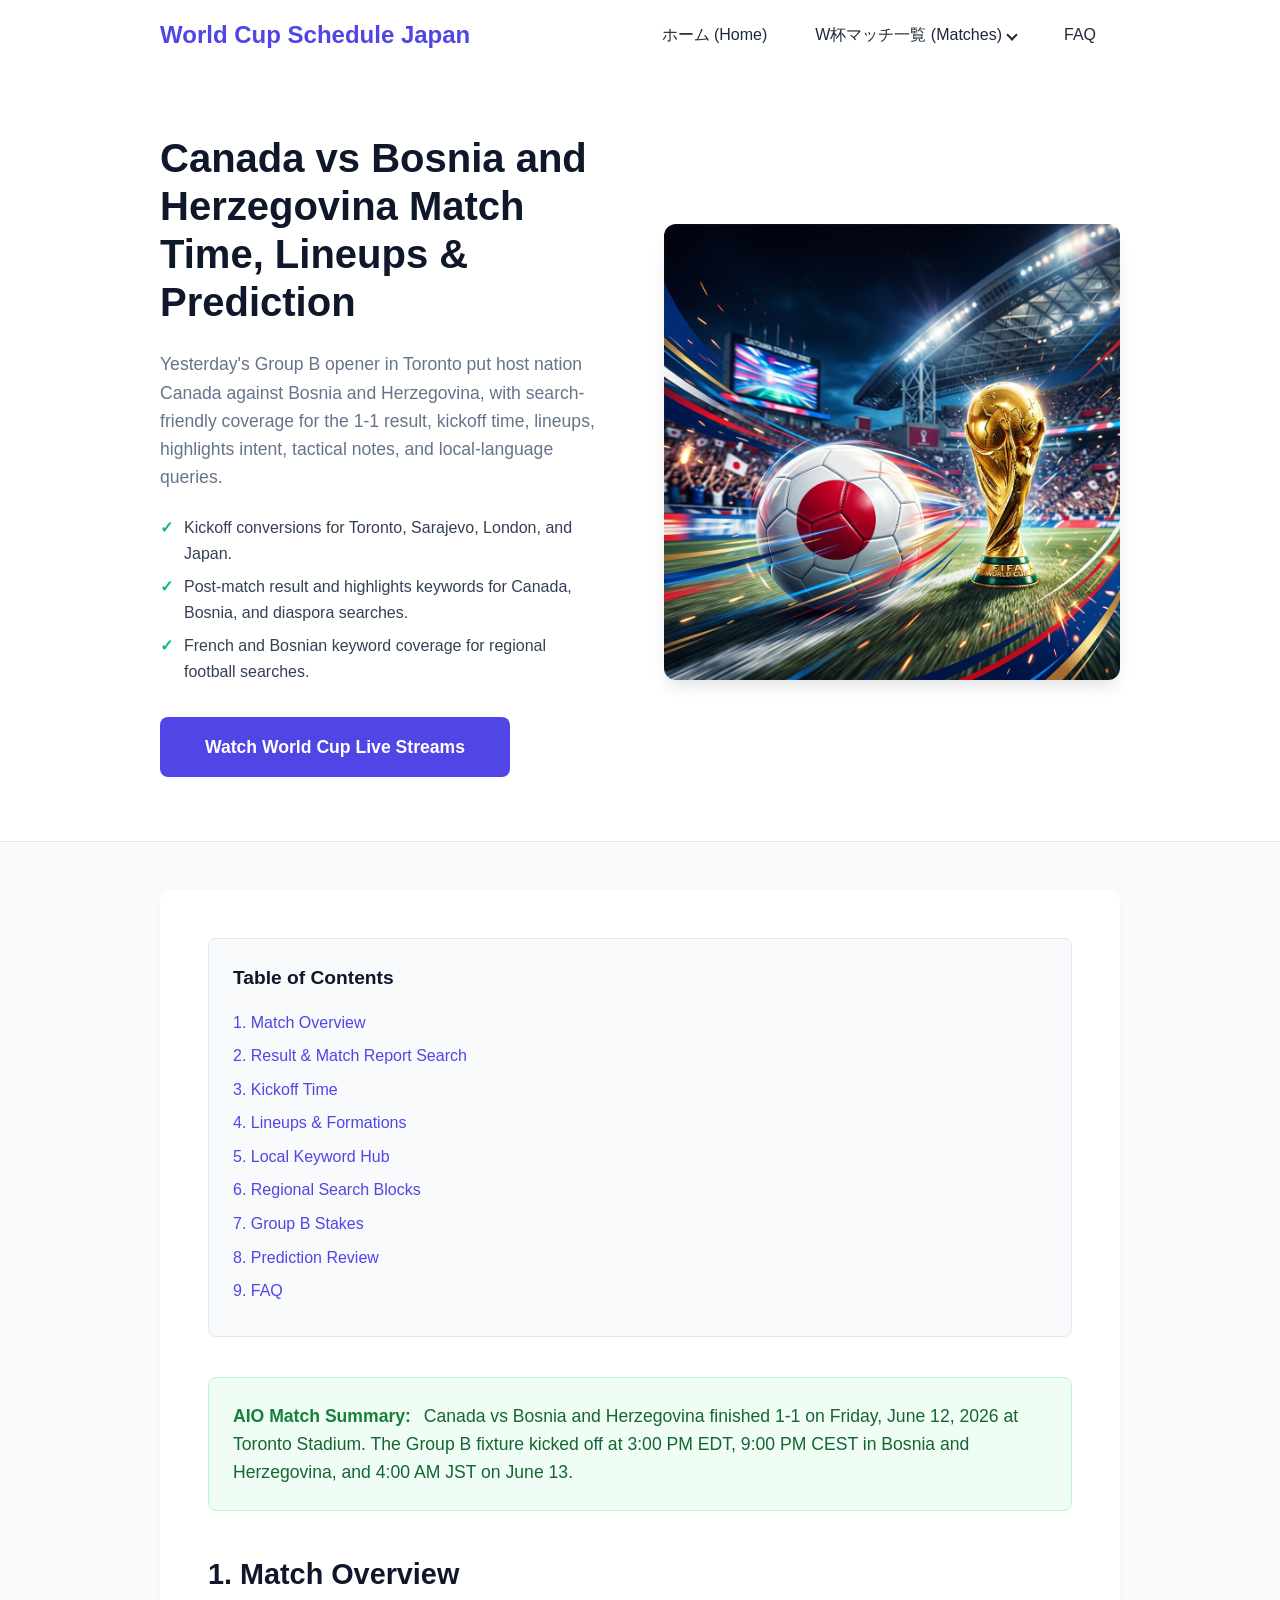
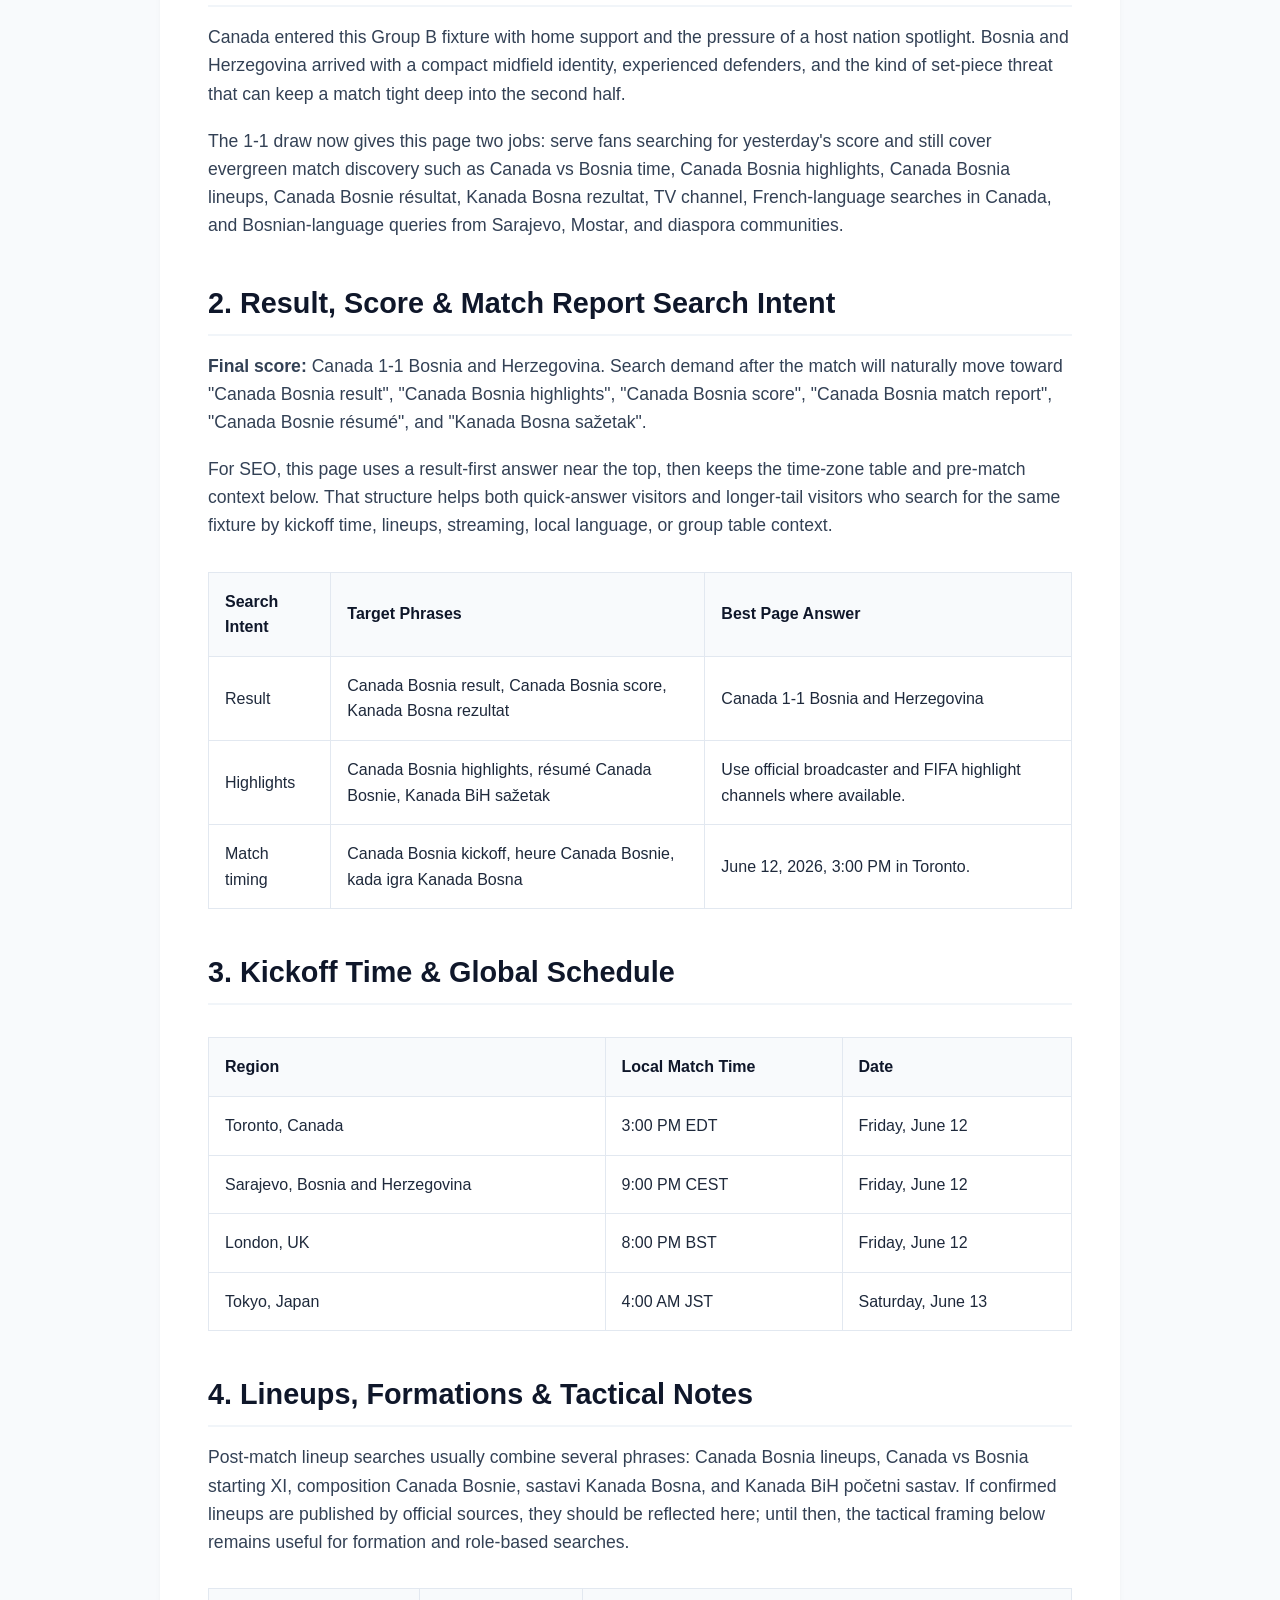
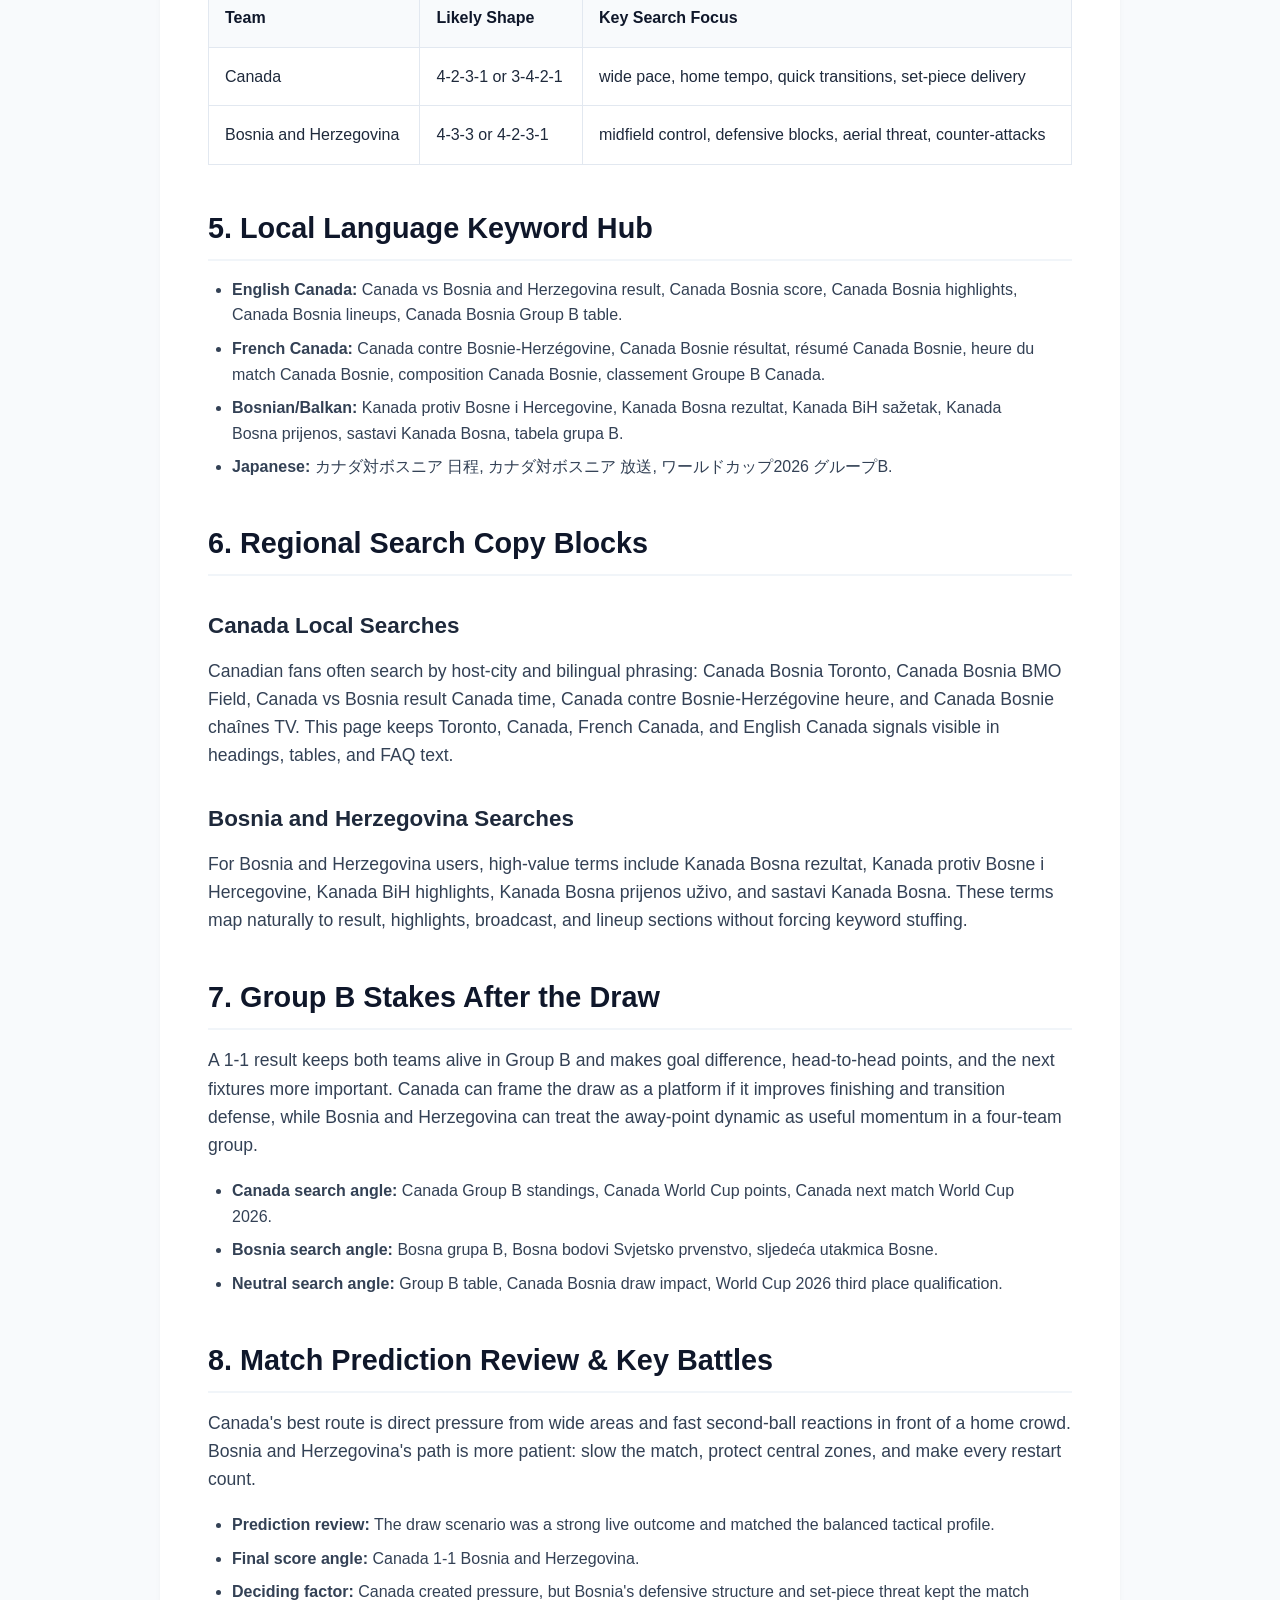
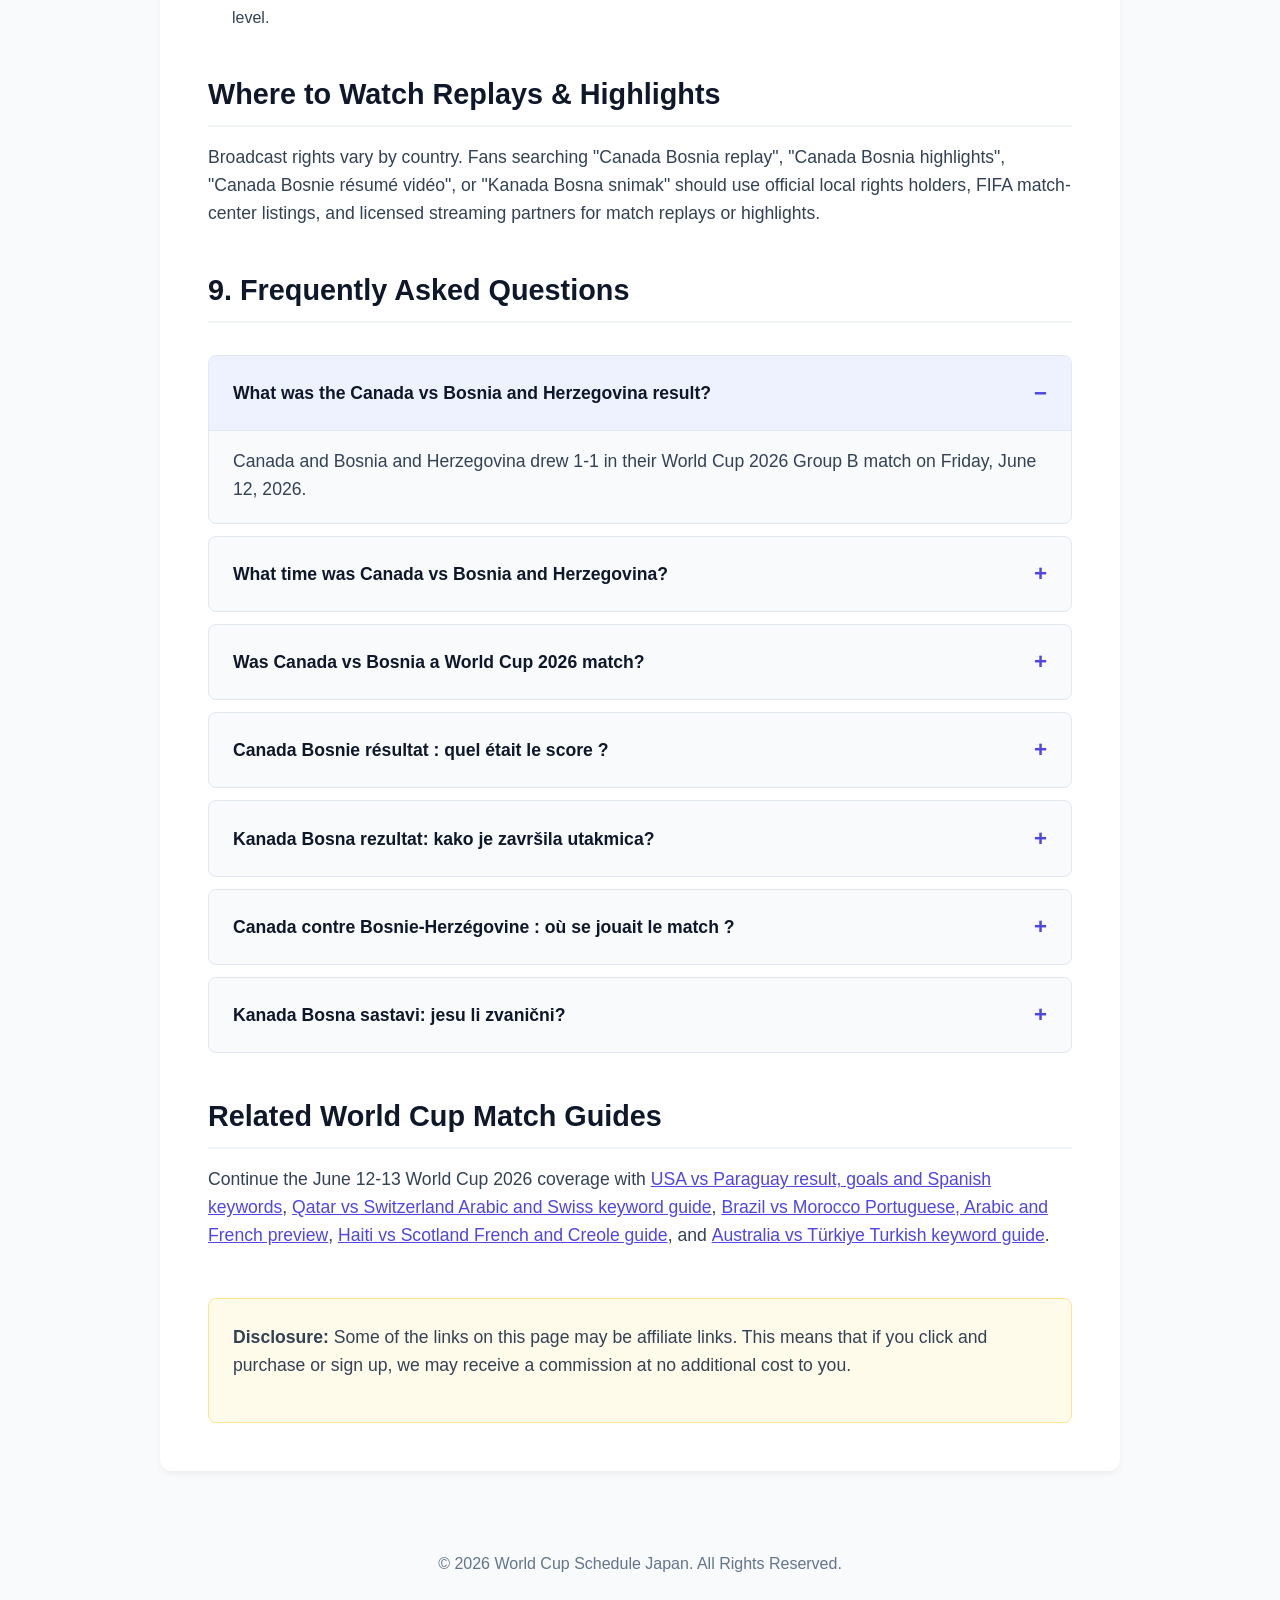
<file: canada-vs-bosnia-and-herzegovina.html>
<!DOCTYPE html>
<html lang="en">
<head>
    <meta charset="UTF-8">
    <meta name="viewport" content="width=device-width, initial-scale=1.0">
    <title>Canada vs Bosnia and Herzegovina: Time, Lineups & Prediction</title>
    <meta name="description" content="Canada vs Bosnia and Herzegovina World Cup 2026 Group B guide for June 12: result, kickoff time, match report, lineups, TV channels, French and Bosnian SEO keywords.">
    <meta name="keywords" content="Canada vs Bosnia and Herzegovina, Canada Bosnia result, Canada Bosnia highlights, Canada Bosnia score, Canada Bosnia time, Canada Bosnia lineups, Canada Bosnia prediction, Canada Bosnia match report, Canada contre Bosnie-Herzégovine, Canada Bosnie résultat, Canada Bosnie résumé, heure Canada Bosnie, composition Canada Bosnie, Kanada protiv Bosne i Hercegovine, Kanada Bosna rezultat, Kanada Bosna sažetak, Kanada Bosna prijenos, sastavi Kanada Bosna, Kanada BiH utakmica, World Cup 2026 Group B">
    <link rel="canonical" href="https://world-cup-schedule-jap.vercel.app/canada-vs-bosnia-and-herzegovina.html">
    <link rel="icon" type="image/svg+xml" href="images/favicon.svg">
    <meta name="robots" content="index, follow">

    <meta property="og:title" content="Canada vs Bosnia and Herzegovina: Time, Lineups & Prediction">
    <meta property="og:description" content="Complete June 12 Group B match guide with kickoff conversions, probable XIs, prediction, and local-language keywords.">
    <meta property="og:image" content="https://world-cup-schedule-jap.vercel.app/images/social.webp">
    <meta property="og:type" content="article">
    <meta property="og:url" content="https://world-cup-schedule-jap.vercel.app/canada-vs-bosnia-and-herzegovina.html">

    <meta name="twitter:card" content="summary_large_image">
    <meta name="twitter:title" content="Canada vs Bosnia and Herzegovina: Time, Lineups & Prediction">
    <meta name="twitter:description" content="Canada vs Bosnia World Cup 2026 kickoff time, probable lineups, prediction, TV and FAQ.">
    <meta name="twitter:image" content="https://world-cup-schedule-jap.vercel.app/images/social.webp">

    <link rel="stylesheet" href="style.css">

    <script type="application/ld+json">
    {
      "@context": "https://schema.org",
      "@type": "Article",
      "mainEntityOfPage": {
        "@type": "WebPage",
        "@id": "https://world-cup-schedule-jap.vercel.app/canada-vs-bosnia-and-herzegovina.html"
      },
      "headline": "Canada vs Bosnia and Herzegovina: Time, Lineups & Prediction",
      "description": "World Cup 2026 Group B guide to Canada vs Bosnia and Herzegovina on June 12, 2026, including result intent, kickoff times, match report context, lineups, tactical notes, local keywords, and FAQ.",
      "image": "https://world-cup-schedule-jap.vercel.app/images/social.webp",
      "author": {
        "@type": "Organization",
        "name": "World Cup Schedule Japan"
      },
      "publisher": {
        "@type": "Organization",
        "name": "World Cup Schedule Japan",
        "logo": {
          "@type": "ImageObject",
          "url": "https://world-cup-schedule-jap.vercel.app/images/social.webp"
        }
      },
      "datePublished": "2026-06-13T00:00:00.000Z",
      "dateModified": "2026-06-13T00:00:00.000Z",
      "inLanguage": "en"
    }
    </script>

    <script type="application/ld+json">
    {
      "@context": "https://schema.org",
      "@type": "FAQPage",
      "mainEntity": [
        {
          "@type": "Question",
          "name": "What was the Canada vs Bosnia and Herzegovina result?",
          "acceptedAnswer": {
            "@type": "Answer",
            "text": "Canada and Bosnia and Herzegovina finished level at 1-1 in their June 12, 2026 World Cup Group B match in Toronto."
          }
        },
        {
          "@type": "Question",
          "name": "What time did Canada vs Bosnia and Herzegovina kick off?",
          "acceptedAnswer": {
            "@type": "Answer",
            "text": "Canada vs Bosnia and Herzegovina was scheduled for Friday, June 12, 2026 at 3:00 PM local time in Toronto, 9:00 PM in Bosnia and Herzegovina, and Saturday, June 13 at 4:00 AM Japan time."
          }
        },
        {
          "@type": "Question",
          "name": "Where was Canada vs Bosnia and Herzegovina played?",
          "acceptedAnswer": {
            "@type": "Answer",
            "text": "The Group B match was scheduled at Toronto Stadium, also known as BMO Field, in Toronto, Ontario, Canada."
          }
        },
        {
          "@type": "Question",
          "name": "Are the lineups official?",
          "acceptedAnswer": {
            "@type": "Answer",
            "text": "This page uses probable lineup and tactical information for search coverage. Always check FIFA and official team channels close to kickoff for confirmed starting XIs."
          }
        },
        {
          "@type": "Question",
          "name": "Canada contre Bosnie-Herzégovine : à quelle heure était le match ?",
          "acceptedAnswer": {
            "@type": "Answer",
            "text": "Le match Canada contre Bosnie-Herzégovine était prévu le vendredi 12 juin 2026 à 15 h à Toronto, soit 21 h en Bosnie-Herzégovine."
          }
        },
        {
          "@type": "Question",
          "name": "Canada Bosnie résultat : quel était le score ?",
          "acceptedAnswer": {
            "@type": "Answer",
            "text": "Le match Canada contre Bosnie-Herzégovine s'est terminé sur un score de 1-1 à Toronto."
          }
        },
        {
          "@type": "Question",
          "name": "Kanada Bosna rezultat: kako je završila utakmica?",
          "acceptedAnswer": {
            "@type": "Answer",
            "text": "Utakmica Kanada protiv Bosne i Hercegovine završila je rezultatom 1-1."
          }
        },
        {
          "@type": "Question",
          "name": "Kanada protiv Bosne i Hercegovine: gdje gledati prijenos?",
          "acceptedAnswer": {
            "@type": "Answer",
            "text": "Prenos zavisi od lokalnih nosilaca TV prava. Navijači trebaju provjeriti nacionalne emitere, zvanične FIFA platforme i licencirane streaming servise u svojoj zemlji."
          }
        }
      ]
    }
    </script>

    <script type="application/ld+json">
    {
      "@context": "https://schema.org",
      "@type": "BreadcrumbList",
      "itemListElement": [
        {
          "@type": "ListItem",
          "position": 1,
          "name": "Home",
          "item": "https://world-cup-schedule-jap.vercel.app/"
        },
        {
          "@type": "ListItem",
          "position": 2,
          "name": "Canada vs Bosnia and Herzegovina",
          "item": "https://world-cup-schedule-jap.vercel.app/canada-vs-bosnia-and-herzegovina.html"
        }
      ]
    }
    </script>

    <script type="application/ld+json">
    {
      "@context": "https://schema.org",
      "@type": "SportsEvent",
      "name": "Canada vs Bosnia and Herzegovina - FIFA World Cup 2026 Group B",
      "description": "FIFA World Cup 2026 Group B match between Canada and Bosnia and Herzegovina at Toronto Stadium.",
      "image": [
        "https://world-cup-schedule-jap.vercel.app/images/social.webp"
      ],
      "startDate": "2026-06-12T15:00:00-04:00",
      "endDate": "2026-06-12T17:00:00-04:00",
      "eventStatus": "https://schema.org/EventScheduled",
      "eventAttendanceMode": "https://schema.org/OfflineEventAttendanceMode",
      "location": {
        "@type": "Place",
        "name": "Toronto Stadium",
        "alternateName": "BMO Field",
        "address": {
          "@type": "PostalAddress",
          "streetAddress": "170 Princes' Blvd",
          "addressLocality": "Toronto",
          "addressRegion": "ON",
          "postalCode": "M6K 3C3",
          "addressCountry": "CA"
        }
      },
      "homeTeam": {
        "@type": "SportsTeam",
        "name": "Canada"
      },
      "awayTeam": {
        "@type": "SportsTeam",
        "name": "Bosnia and Herzegovina"
      },
      "competitor": [
        {
          "@type": "SportsTeam",
          "name": "Canada"
        },
        {
          "@type": "SportsTeam",
          "name": "Bosnia and Herzegovina"
        }
      ],
      "organizer": {
        "@type": "Organization",
        "name": "FIFA",
        "url": "https://www.fifa.com"
      },
      "sport": "Soccer"
    }
    </script>
</head>
<body>
    <header class="site-header">
        <div class="container">
            <a href="https://world-cup-schedule-jap.vercel.app/" class="logo">World Cup Schedule Japan</a>
            <nav>
                <a href="https://world-cup-schedule-jap.vercel.app/">ホーム (Home)</a>
                <div class="dropdown">
                    <button class="dropbtn">W杯マッチ一覧 (Matches) <i class="arrow down"></i></button>
                    <div class="dropdown-content">
                        <a href="mexico-vs-south-africa.html">メキシコ対南アフリカ (Mexico vs South Africa)</a>
                        <a href="korea-republic-vs-czechia.html">韓国対チェコ (Korea vs Czechia)</a>
                        <a href="canada-vs-bosnia-and-herzegovina.html">カナダ対ボスニア (Canada vs Bosnia)</a>
                        <a href="usa-vs-paraguay.html">米国対パラグアイ (USA vs Paraguay)</a>
                        <a href="qatar-vs-switzerland.html">カタール対スイス (Qatar vs Switzerland)</a>
                        <a href="brazil-vs-morocco.html">ブラジル対モロッコ (Brazil vs Morocco)</a>
                        <a href="haiti-vs-scotland.html">ハイチ対スコットランド (Haiti vs Scotland)</a>
                        <a href="australia-vs-turkiye.html">豪州対トルコ (Australia vs Türkiye)</a>
                    </div>
                </div>
                <a href="#faq">FAQ</a>
            </nav>
        </div>
    </header>

    <main>
        <section class="hero-section">
            <div class="container hero-grid">
                <div class="hero-content">
                    <h1>Canada vs Bosnia and Herzegovina Match Time, Lineups & Prediction</h1>
                    <p class="hero-intro">Yesterday's Group B opener in Toronto put host nation Canada against Bosnia and Herzegovina, with search-friendly coverage for the 1-1 result, kickoff time, lineups, highlights intent, tactical notes, and local-language queries.</p>
                    <ul class="hero-benefits">
                        <li>Kickoff conversions for Toronto, Sarajevo, London, and Japan.</li>
                        <li>Post-match result and highlights keywords for Canada, Bosnia, and diaspora searches.</li>
                        <li>French and Bosnian keyword coverage for regional football searches.</li>
                    </ul>
                    <div class="hero-cta">
                        <a href="https://kirujh.com/af?o=94df0498e87444a4e8a2868db41bc609:ed38ad976803b05699a153c238cc619d" class="cta-button" target="_blank" rel="sponsored nofollow noopener noreferrer">Watch World Cup Live Streams</a>
                    </div>
                </div>
                <div class="hero-image">
                    <img src="images/social.webp" alt="Canada vs Bosnia and Herzegovina World Cup 2026 match guide" width="800" height="450" loading="eager">
                </div>
            </div>
        </section>

        <div class="container">
            <article class="post-content">
                <div class="toc">
                    <div class="toc-title">Table of Contents</div>
                    <ul>
                        <li><a href="#overview">1. Match Overview</a></li>
                        <li><a href="#result">2. Result & Match Report Search</a></li>
                        <li><a href="#time">3. Kickoff Time</a></li>
                        <li><a href="#lineups">4. Lineups & Formations</a></li>
                        <li><a href="#keywords">5. Local Keyword Hub</a></li>
                        <li><a href="#regional">6. Regional Search Blocks</a></li>
                        <li><a href="#group">7. Group B Stakes</a></li>
                        <li><a href="#prediction">8. Prediction Review</a></li>
                        <li><a href="#faq">9. FAQ</a></li>
                    </ul>
                </div>

                <div class="aio-snippet">
                    <strong>AIO Match Summary:</strong> Canada vs Bosnia and Herzegovina finished 1-1 on Friday, June 12, 2026 at Toronto Stadium. The Group B fixture kicked off at 3:00 PM EDT, 9:00 PM CEST in Bosnia and Herzegovina, and 4:00 AM JST on June 13.
                </div>

                <h2 id="overview">1. Match Overview</h2>
                <p>Canada entered this Group B fixture with home support and the pressure of a host nation spotlight. Bosnia and Herzegovina arrived with a compact midfield identity, experienced defenders, and the kind of set-piece threat that can keep a match tight deep into the second half.</p>
                <p>The 1-1 draw now gives this page two jobs: serve fans searching for yesterday's score and still cover evergreen match discovery such as Canada vs Bosnia time, Canada Bosnia highlights, Canada Bosnia lineups, Canada Bosnie résultat, Kanada Bosna rezultat, TV channel, French-language searches in Canada, and Bosnian-language queries from Sarajevo, Mostar, and diaspora communities.</p>

                <h2 id="result">2. Result, Score & Match Report Search Intent</h2>
                <p><strong>Final score:</strong> Canada 1-1 Bosnia and Herzegovina. Search demand after the match will naturally move toward "Canada Bosnia result", "Canada Bosnia highlights", "Canada Bosnia score", "Canada Bosnia match report", "Canada Bosnie résumé", and "Kanada Bosna sažetak".</p>
                <p>For SEO, this page uses a result-first answer near the top, then keeps the time-zone table and pre-match context below. That structure helps both quick-answer visitors and longer-tail visitors who search for the same fixture by kickoff time, lineups, streaming, local language, or group table context.</p>
                <div class="table-responsive">
                    <table class="comparison-table">
                        <thead>
                            <tr>
                                <th>Search Intent</th>
                                <th>Target Phrases</th>
                                <th>Best Page Answer</th>
                            </tr>
                        </thead>
                        <tbody>
                            <tr>
                                <td>Result</td>
                                <td>Canada Bosnia result, Canada Bosnia score, Kanada Bosna rezultat</td>
                                <td>Canada 1-1 Bosnia and Herzegovina</td>
                            </tr>
                            <tr>
                                <td>Highlights</td>
                                <td>Canada Bosnia highlights, résumé Canada Bosnie, Kanada BiH sažetak</td>
                                <td>Use official broadcaster and FIFA highlight channels where available.</td>
                            </tr>
                            <tr>
                                <td>Match timing</td>
                                <td>Canada Bosnia kickoff, heure Canada Bosnie, kada igra Kanada Bosna</td>
                                <td>June 12, 2026, 3:00 PM in Toronto.</td>
                            </tr>
                        </tbody>
                    </table>
                </div>

                <h2 id="time">3. Kickoff Time & Global Schedule</h2>
                <div class="table-responsive">
                    <table class="comparison-table">
                        <thead>
                            <tr>
                                <th>Region</th>
                                <th>Local Match Time</th>
                                <th>Date</th>
                            </tr>
                        </thead>
                        <tbody>
                            <tr><td>Toronto, Canada</td><td>3:00 PM EDT</td><td>Friday, June 12</td></tr>
                            <tr><td>Sarajevo, Bosnia and Herzegovina</td><td>9:00 PM CEST</td><td>Friday, June 12</td></tr>
                            <tr><td>London, UK</td><td>8:00 PM BST</td><td>Friday, June 12</td></tr>
                            <tr><td>Tokyo, Japan</td><td>4:00 AM JST</td><td>Saturday, June 13</td></tr>
                        </tbody>
                    </table>
                </div>

                <h2 id="lineups">4. Lineups, Formations & Tactical Notes</h2>
                <p>Post-match lineup searches usually combine several phrases: Canada Bosnia lineups, Canada vs Bosnia starting XI, composition Canada Bosnie, sastavi Kanada Bosna, and Kanada BiH početni sastav. If confirmed lineups are published by official sources, they should be reflected here; until then, the tactical framing below remains useful for formation and role-based searches.</p>
                <div class="table-responsive">
                    <table class="comparison-table">
                        <thead>
                            <tr>
                                <th>Team</th>
                                <th>Likely Shape</th>
                                <th>Key Search Focus</th>
                            </tr>
                        </thead>
                        <tbody>
                            <tr>
                                <td>Canada</td>
                                <td>4-2-3-1 or 3-4-2-1</td>
                                <td>wide pace, home tempo, quick transitions, set-piece delivery</td>
                            </tr>
                            <tr>
                                <td>Bosnia and Herzegovina</td>
                                <td>4-3-3 or 4-2-3-1</td>
                                <td>midfield control, defensive blocks, aerial threat, counter-attacks</td>
                            </tr>
                        </tbody>
                    </table>
                </div>

                <h2 id="keywords">5. Local Language Keyword Hub</h2>
                <ul>
                    <li><strong>English Canada:</strong> Canada vs Bosnia and Herzegovina result, Canada Bosnia score, Canada Bosnia highlights, Canada Bosnia lineups, Canada Bosnia Group B table.</li>
                    <li><strong>French Canada:</strong> Canada contre Bosnie-Herzégovine, Canada Bosnie résultat, résumé Canada Bosnie, heure du match Canada Bosnie, composition Canada Bosnie, classement Groupe B Canada.</li>
                    <li><strong>Bosnian/Balkan:</strong> Kanada protiv Bosne i Hercegovine, Kanada Bosna rezultat, Kanada BiH sažetak, Kanada Bosna prijenos, sastavi Kanada Bosna, tabela grupa B.</li>
                    <li><strong>Japanese:</strong> カナダ対ボスニア 日程, カナダ対ボスニア 放送, ワールドカップ2026 グループB.</li>
                </ul>

                <h2 id="regional">6. Regional Search Copy Blocks</h2>
                <h3>Canada Local Searches</h3>
                <p>Canadian fans often search by host-city and bilingual phrasing: Canada Bosnia Toronto, Canada Bosnia BMO Field, Canada vs Bosnia result Canada time, Canada contre Bosnie-Herzégovine heure, and Canada Bosnie chaînes TV. This page keeps Toronto, Canada, French Canada, and English Canada signals visible in headings, tables, and FAQ text.</p>
                <h3>Bosnia and Herzegovina Searches</h3>
                <p>For Bosnia and Herzegovina users, high-value terms include Kanada Bosna rezultat, Kanada protiv Bosne i Hercegovine, Kanada BiH highlights, Kanada Bosna prijenos uživo, and sastavi Kanada Bosna. These terms map naturally to result, highlights, broadcast, and lineup sections without forcing keyword stuffing.</p>

                <h2 id="group">7. Group B Stakes After the Draw</h2>
                <p>A 1-1 result keeps both teams alive in Group B and makes goal difference, head-to-head points, and the next fixtures more important. Canada can frame the draw as a platform if it improves finishing and transition defense, while Bosnia and Herzegovina can treat the away-point dynamic as useful momentum in a four-team group.</p>
                <ul>
                    <li><strong>Canada search angle:</strong> Canada Group B standings, Canada World Cup points, Canada next match World Cup 2026.</li>
                    <li><strong>Bosnia search angle:</strong> Bosna grupa B, Bosna bodovi Svjetsko prvenstvo, sljedeća utakmica Bosne.</li>
                    <li><strong>Neutral search angle:</strong> Group B table, Canada Bosnia draw impact, World Cup 2026 third place qualification.</li>
                </ul>

                <h2 id="prediction">8. Match Prediction Review & Key Battles</h2>
                <p>Canada's best route is direct pressure from wide areas and fast second-ball reactions in front of a home crowd. Bosnia and Herzegovina's path is more patient: slow the match, protect central zones, and make every restart count.</p>
                <ul>
                    <li><strong>Prediction review:</strong> The draw scenario was a strong live outcome and matched the balanced tactical profile.</li>
                    <li><strong>Final score angle:</strong> Canada 1-1 Bosnia and Herzegovina.</li>
                    <li><strong>Deciding factor:</strong> Canada created pressure, but Bosnia's defensive structure and set-piece threat kept the match level.</li>
                </ul>

                <h2>Where to Watch Replays & Highlights</h2>
                <p>Broadcast rights vary by country. Fans searching "Canada Bosnia replay", "Canada Bosnia highlights", "Canada Bosnie résumé vidéo", or "Kanada Bosna snimak" should use official local rights holders, FIFA match-center listings, and licensed streaming partners for match replays or highlights.</p>

                <h2 id="faq">9. Frequently Asked Questions</h2>
                <div class="faq-section">
                    <details class="faq-item" open>
                        <summary>What was the Canada vs Bosnia and Herzegovina result?</summary>
                        <div class="faq-answer">
                            <p>Canada and Bosnia and Herzegovina drew 1-1 in their World Cup 2026 Group B match on Friday, June 12, 2026.</p>
                        </div>
                    </details>
                    <details class="faq-item">
                        <summary>What time was Canada vs Bosnia and Herzegovina?</summary>
                        <div class="faq-answer">
                            <p>The match was scheduled for Friday, June 12, 2026 at 3:00 PM EDT in Toronto and 9:00 PM CEST in Bosnia and Herzegovina.</p>
                        </div>
                    </details>
                    <details class="faq-item">
                        <summary>Was Canada vs Bosnia a World Cup 2026 match?</summary>
                        <div class="faq-answer">
                            <p>Yes. It was a FIFA World Cup 2026 Group B match at Toronto Stadium.</p>
                        </div>
                    </details>
                    <details class="faq-item">
                        <summary>Canada Bosnie résultat : quel était le score ?</summary>
                        <div class="faq-answer">
                            <p>Le match Canada contre Bosnie-Herzégovine s'est terminé sur un score de 1-1 à Toronto.</p>
                        </div>
                    </details>
                    <details class="faq-item">
                        <summary>Kanada Bosna rezultat: kako je završila utakmica?</summary>
                        <div class="faq-answer">
                            <p>Utakmica Kanada protiv Bosne i Hercegovine završila je rezultatom 1-1 u grupi B Svjetskog prvenstva 2026.</p>
                        </div>
                    </details>
                    <details class="faq-item">
                        <summary>Canada contre Bosnie-Herzégovine : où se jouait le match ?</summary>
                        <div class="faq-answer">
                            <p>Le match se jouait au Toronto Stadium, le nom utilisé pour le stade de Toronto pendant la Coupe du Monde.</p>
                        </div>
                    </details>
                    <details class="faq-item">
                        <summary>Kanada Bosna sastavi: jesu li zvanični?</summary>
                        <div class="faq-answer">
                            <p>Ovdje su navedene taktičke i vjerovatne postave za pretragu. Zvanične postave treba provjeriti na službenim kanalima prije utakmice.</p>
                        </div>
                    </details>
                </div>

                <h2>Related World Cup Match Guides</h2>
                <p>Continue the June 12-13 World Cup 2026 coverage with <a href="usa-vs-paraguay.html" class="affiliate-link">USA vs Paraguay result, goals and Spanish keywords</a>, <a href="qatar-vs-switzerland.html" class="affiliate-link">Qatar vs Switzerland Arabic and Swiss keyword guide</a>, <a href="brazil-vs-morocco.html" class="affiliate-link">Brazil vs Morocco Portuguese, Arabic and French preview</a>, <a href="haiti-vs-scotland.html" class="affiliate-link">Haiti vs Scotland French and Creole guide</a>, and <a href="australia-vs-turkiye.html" class="affiliate-link">Australia vs Türkiye Turkish keyword guide</a>.</p>

                <div class="affiliate-disclosure">
                    <p><strong>Disclosure:</strong> Some of the links on this page may be affiliate links. This means that if you click and purchase or sign up, we may receive a commission at no additional cost to you.</p>
                </div>
            </article>
        </div>
    </main>

    <footer class="site-footer">
        <div class="container">
            <p>&copy; 2026 World Cup Schedule Japan. All Rights Reserved.</p>
        </div>
    </footer>

    <script src="script.js"></script>
</body>
</html>
</file>
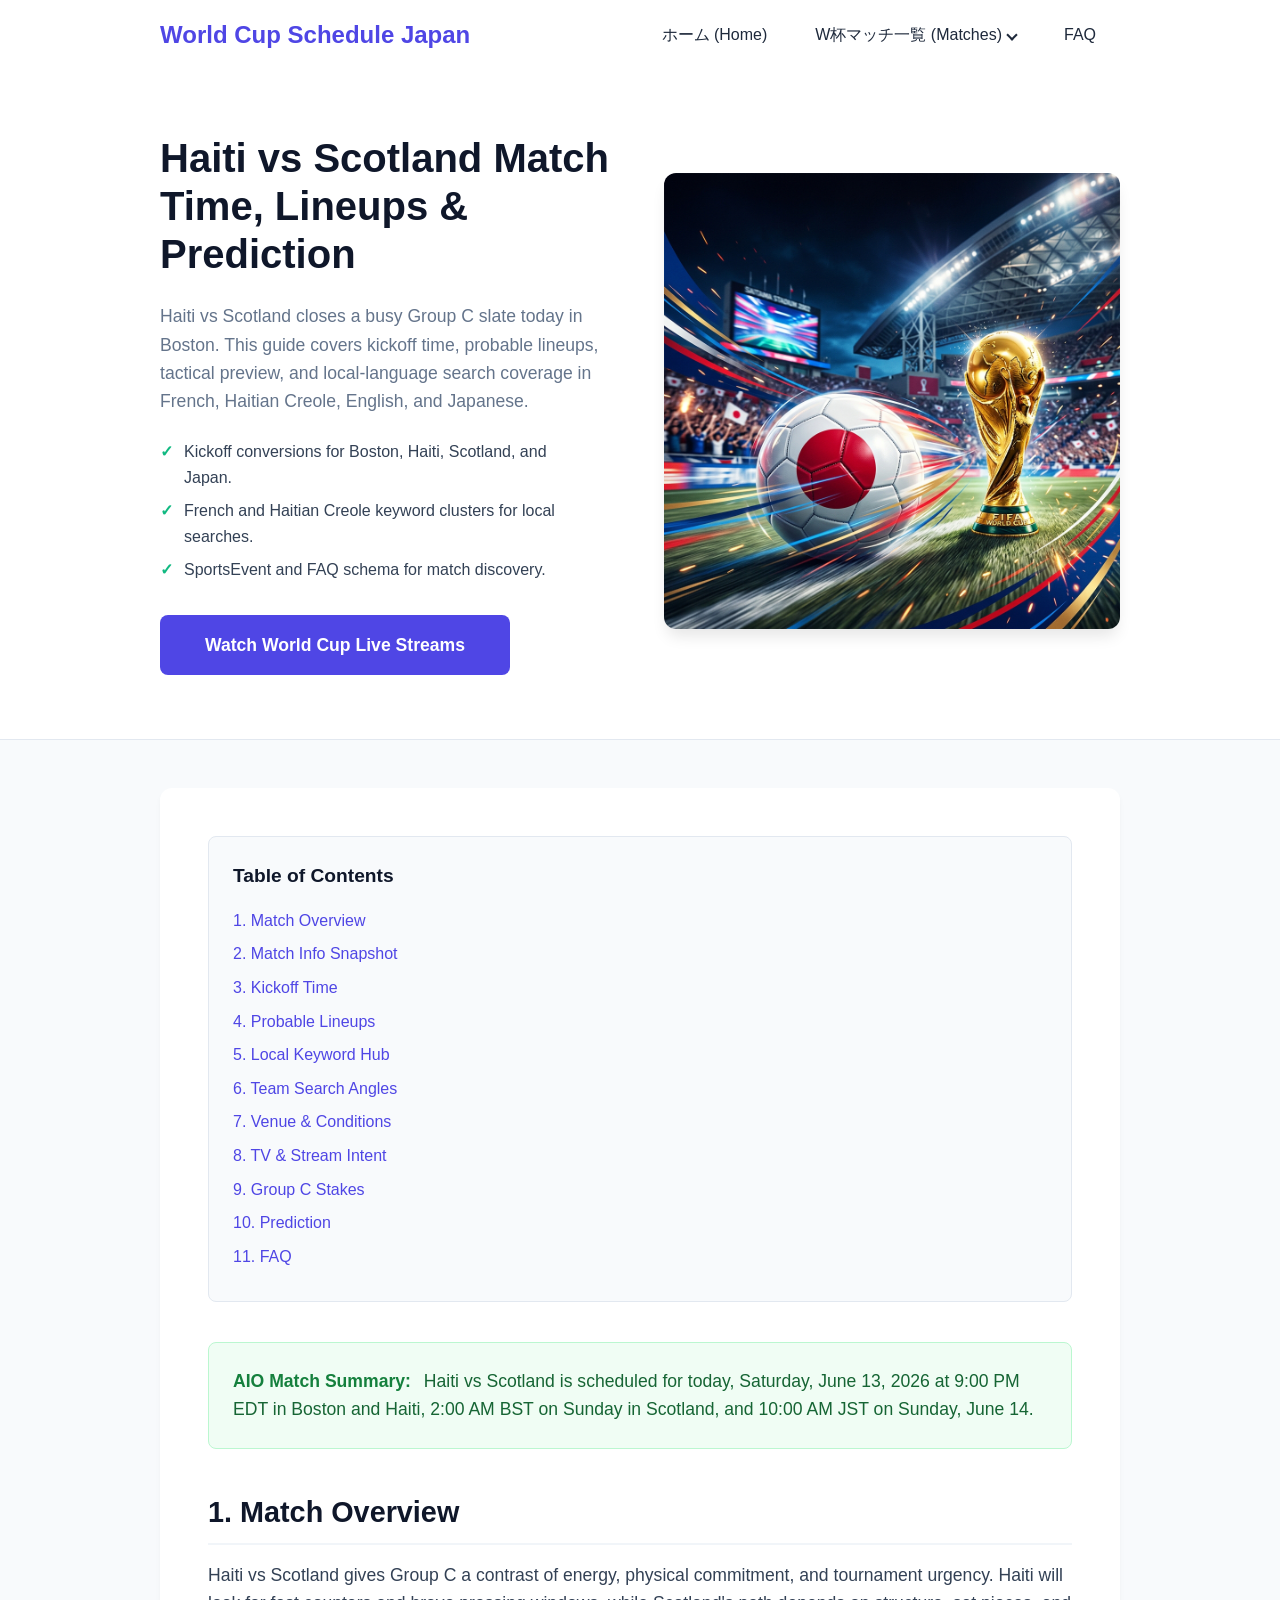
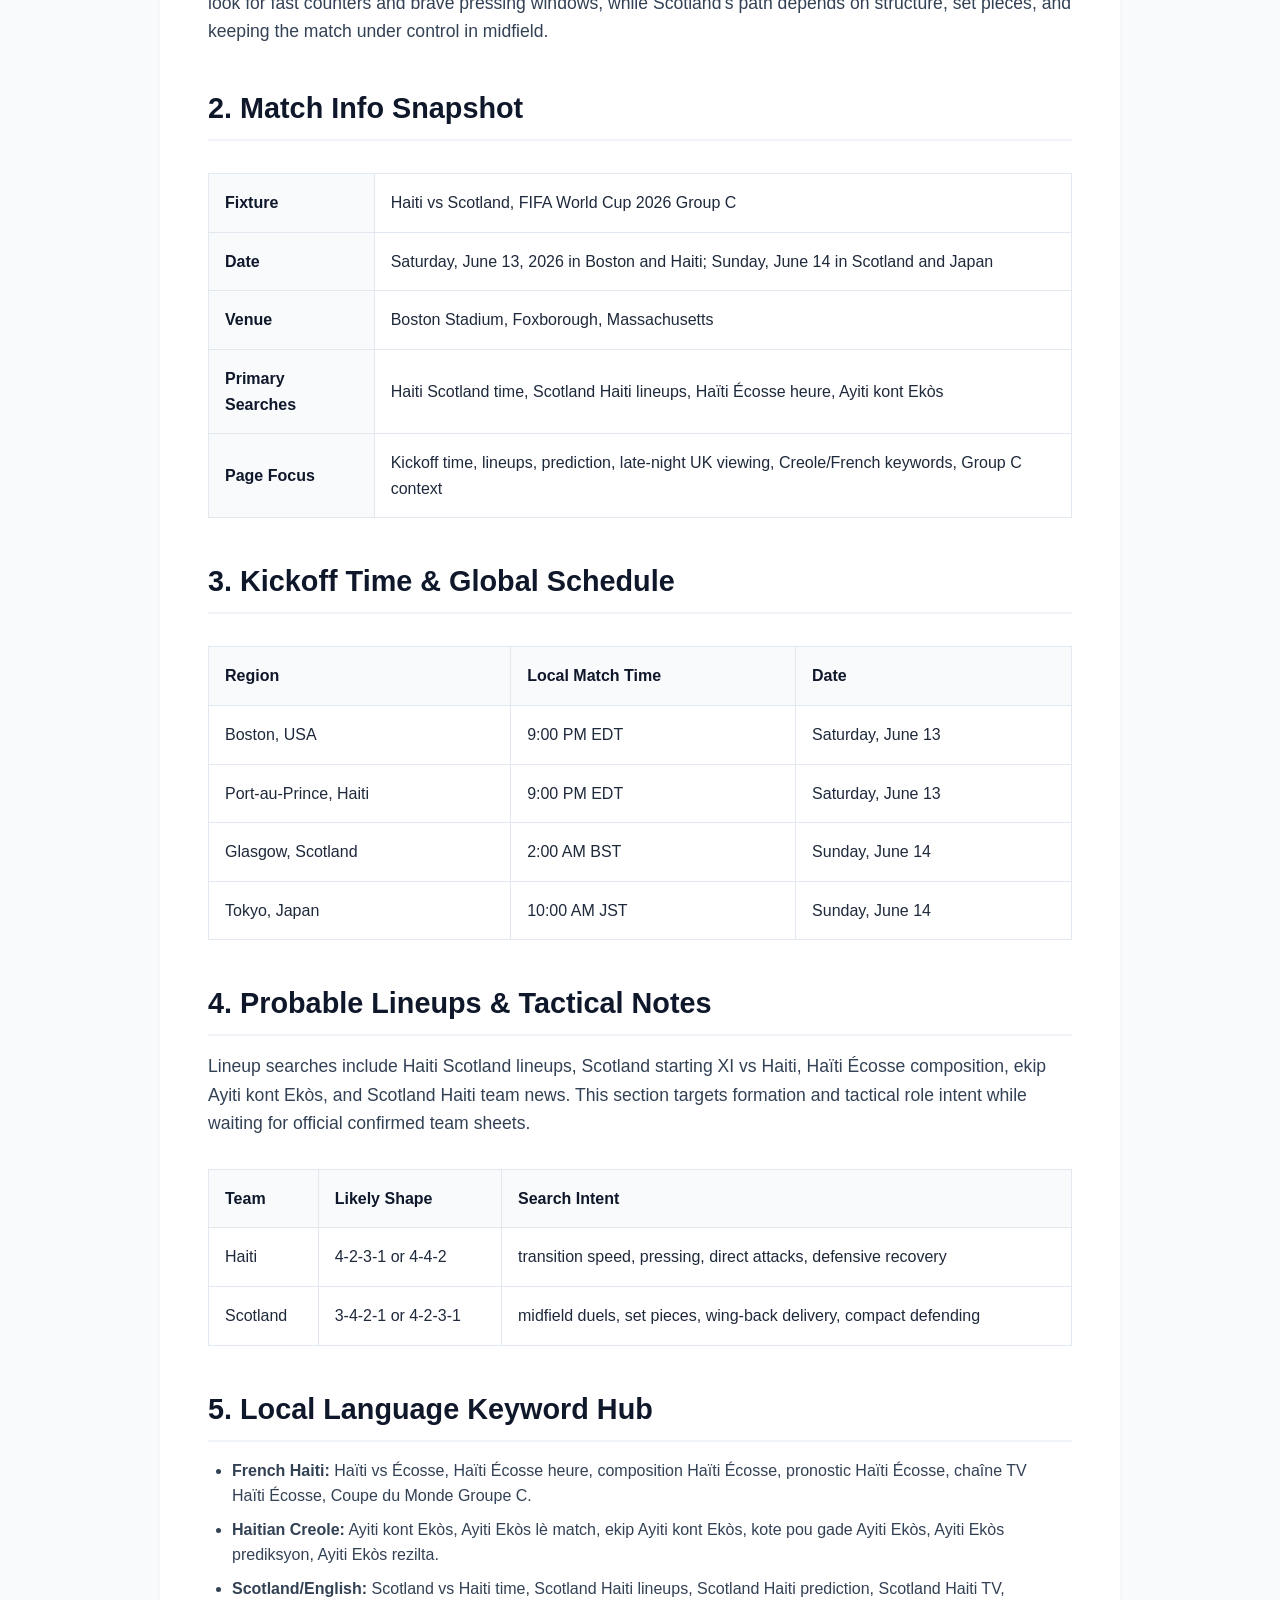
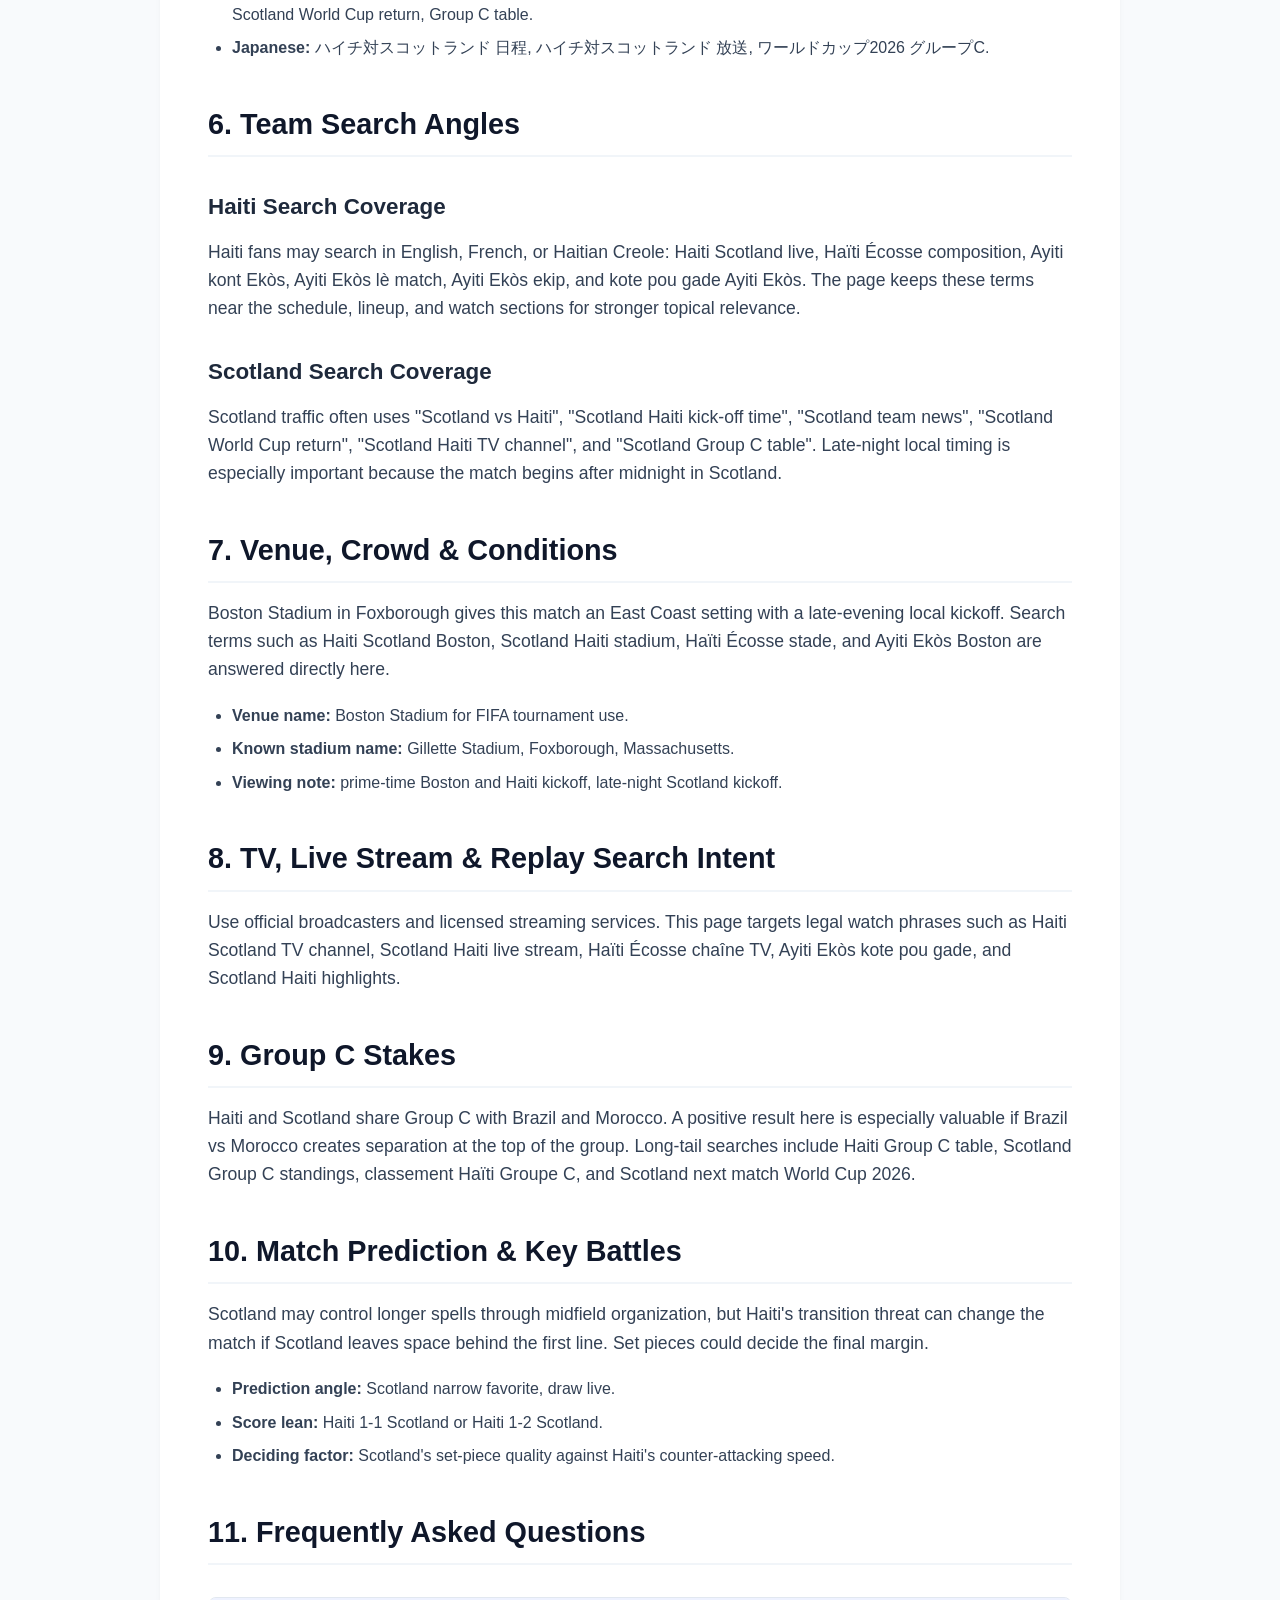
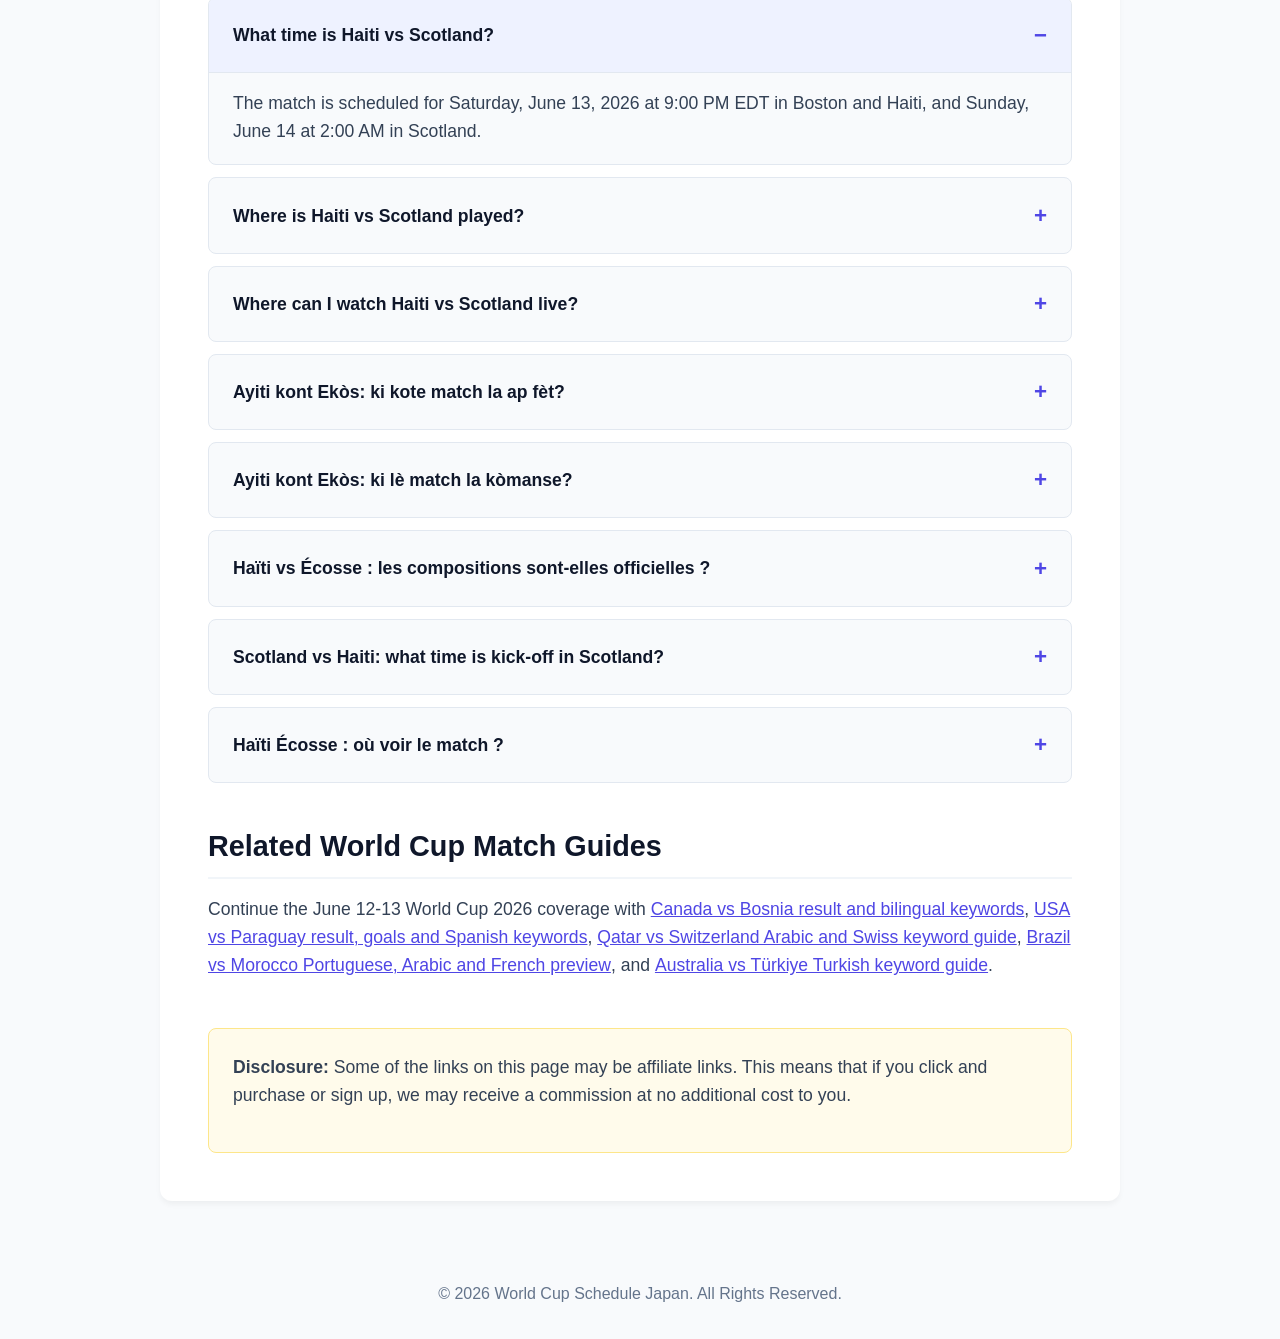
<file: haiti-vs-scotland.html>
<!DOCTYPE html>
<html lang="en">
<head>
    <meta charset="UTF-8">
    <meta name="viewport" content="width=device-width, initial-scale=1.0">
    <title>Haiti vs Scotland: Time, Lineups & Prediction</title>
    <meta name="description" content="Haiti vs Scotland World Cup 2026 Group C guide for today, June 13: kickoff time, lineups, prediction, TV, venue, French, Haitian Creole and Scotland SEO keywords.">
    <meta name="keywords" content="Haiti vs Scotland, Haiti Scotland time, Haiti Scotland lineups, Haiti Scotland prediction, Haiti Scotland TV channel, Haiti Scotland live stream, Haiti Scotland odds, Haiti Scotland Group C, Haïti vs Écosse, Haïti Écosse heure, Haïti Écosse composition, Haïti Écosse pronostic, Ayiti kont Ekòs, Ayiti Ekòs lè match, Ayiti Ekòs ekip, Ayiti Ekòs rezilta, Scotland vs Haiti, Scotland Haiti lineups, Scotland Haiti prediction, Scotland Haiti TV, Ecosse Haiti pronostic, Coupe du Monde 2026 Groupe C">
    <link rel="canonical" href="https://world-cup-schedule-jap.vercel.app/haiti-vs-scotland.html">
    <link rel="icon" type="image/svg+xml" href="images/favicon.svg">
    <meta name="robots" content="index, follow">

    <meta property="og:title" content="Haiti vs Scotland: Time, Lineups & Prediction">
    <meta property="og:description" content="Today match guide with kickoff conversions, probable XIs, French/Creole keyword coverage, prediction, and FAQ.">
    <meta property="og:image" content="https://world-cup-schedule-jap.vercel.app/images/social.webp">
    <meta property="og:type" content="article">
    <meta property="og:url" content="https://world-cup-schedule-jap.vercel.app/haiti-vs-scotland.html">

    <meta name="twitter:card" content="summary_large_image">
    <meta name="twitter:title" content="Haiti vs Scotland: Time, Lineups & Prediction">
    <meta name="twitter:description" content="Haiti vs Scotland World Cup 2026 kickoff time, probable lineups, prediction and FAQ.">
    <meta name="twitter:image" content="https://world-cup-schedule-jap.vercel.app/images/social.webp">

    <link rel="stylesheet" href="style.css">

    <script type="application/ld+json">
    {
      "@context": "https://schema.org",
      "@type": "Article",
      "mainEntityOfPage": {
        "@type": "WebPage",
        "@id": "https://world-cup-schedule-jap.vercel.app/haiti-vs-scotland.html"
      },
      "headline": "Haiti vs Scotland: Time, Lineups & Prediction",
      "description": "World Cup 2026 Group C match guide to Haiti vs Scotland on June 13, 2026, with kickoff time, probable lineups, localized keywords, prediction, and FAQ.",
      "image": "https://world-cup-schedule-jap.vercel.app/images/social.webp",
      "author": {
        "@type": "Organization",
        "name": "World Cup Schedule Japan"
      },
      "publisher": {
        "@type": "Organization",
        "name": "World Cup Schedule Japan",
        "logo": {
          "@type": "ImageObject",
          "url": "https://world-cup-schedule-jap.vercel.app/images/social.webp"
        }
      },
      "datePublished": "2026-06-13T00:00:00.000Z",
      "dateModified": "2026-06-13T00:00:00.000Z",
      "inLanguage": "en"
    }
    </script>

    <script type="application/ld+json">
    {
      "@context": "https://schema.org",
      "@type": "FAQPage",
      "mainEntity": [
        {
          "@type": "Question",
          "name": "What time is Haiti vs Scotland today?",
          "acceptedAnswer": {
            "@type": "Answer",
            "text": "Haiti vs Scotland is scheduled for Saturday, June 13, 2026 at 9:00 PM local time in Boston, 9:00 PM in Haiti, Sunday, June 14 at 2:00 AM in Scotland, and 10:00 AM Japan time."
          }
        },
        {
          "@type": "Question",
          "name": "Where is Haiti vs Scotland being played?",
          "acceptedAnswer": {
            "@type": "Answer",
            "text": "The Group C match is scheduled at Boston Stadium, also known as Gillette Stadium, in Foxborough, Massachusetts."
          }
        },
        {
          "@type": "Question",
          "name": "Haïti vs Écosse : à quelle heure est le match ?",
          "acceptedAnswer": {
            "@type": "Answer",
            "text": "Haïti vs Écosse est prévu le samedi 13 juin 2026 à 21 h à Boston et en Haïti, soit le dimanche 14 juin à 2 h en Écosse."
          }
        },
        {
          "@type": "Question",
          "name": "Ayiti kont Ekòs: ki lè match la?",
          "acceptedAnswer": {
            "@type": "Answer",
            "text": "Match Ayiti kont Ekòs la pwograme pou samdi 13 jen 2026 a 9:00 PM lè Ayiti."
          }
        },
        {
          "@type": "Question",
          "name": "Are Haiti vs Scotland lineups official?",
          "acceptedAnswer": {
            "@type": "Answer",
            "text": "This page covers probable lineups and tactical search intent. Confirmed lineups should be verified through FIFA and official team channels near kickoff."
          }
        }
      ]
    }
    </script>

    <script type="application/ld+json">
    {
      "@context": "https://schema.org",
      "@type": "BreadcrumbList",
      "itemListElement": [
        {
          "@type": "ListItem",
          "position": 1,
          "name": "Home",
          "item": "https://world-cup-schedule-jap.vercel.app/"
        },
        {
          "@type": "ListItem",
          "position": 2,
          "name": "Haiti vs Scotland",
          "item": "https://world-cup-schedule-jap.vercel.app/haiti-vs-scotland.html"
        }
      ]
    }
    </script>

    <script type="application/ld+json">
    {
      "@context": "https://schema.org",
      "@type": "SportsEvent",
      "name": "Haiti vs Scotland - FIFA World Cup 2026 Group C",
      "description": "FIFA World Cup 2026 Group C match between Haiti and Scotland at Boston Stadium.",
      "image": [
        "https://world-cup-schedule-jap.vercel.app/images/social.webp"
      ],
      "startDate": "2026-06-13T21:00:00-04:00",
      "endDate": "2026-06-13T23:00:00-04:00",
      "eventStatus": "https://schema.org/EventScheduled",
      "eventAttendanceMode": "https://schema.org/OfflineEventAttendanceMode",
      "location": {
        "@type": "Place",
        "name": "Boston Stadium",
        "alternateName": "Gillette Stadium",
        "address": {
          "@type": "PostalAddress",
          "streetAddress": "1 Patriot Pl",
          "addressLocality": "Foxborough",
          "addressRegion": "MA",
          "postalCode": "02035",
          "addressCountry": "US"
        }
      },
      "homeTeam": {
        "@type": "SportsTeam",
        "name": "Haiti"
      },
      "awayTeam": {
        "@type": "SportsTeam",
        "name": "Scotland"
      },
      "competitor": [
        {
          "@type": "SportsTeam",
          "name": "Haiti"
        },
        {
          "@type": "SportsTeam",
          "name": "Scotland"
        }
      ],
      "organizer": {
        "@type": "Organization",
        "name": "FIFA",
        "url": "https://www.fifa.com"
      },
      "sport": "Soccer"
    }
    </script>
</head>
<body>
    <header class="site-header">
        <div class="container">
            <a href="https://world-cup-schedule-jap.vercel.app/" class="logo">World Cup Schedule Japan</a>
            <nav>
                <a href="https://world-cup-schedule-jap.vercel.app/">ホーム (Home)</a>
                <div class="dropdown">
                    <button class="dropbtn">W杯マッチ一覧 (Matches) <i class="arrow down"></i></button>
                    <div class="dropdown-content">
                        <a href="mexico-vs-south-africa.html">メキシコ対南アフリカ (Mexico vs South Africa)</a>
                        <a href="korea-republic-vs-czechia.html">韓国対チェコ (Korea vs Czechia)</a>
                        <a href="canada-vs-bosnia-and-herzegovina.html">カナダ対ボスニア (Canada vs Bosnia)</a>
                        <a href="usa-vs-paraguay.html">米国対パラグアイ (USA vs Paraguay)</a>
                        <a href="qatar-vs-switzerland.html">カタール対スイス (Qatar vs Switzerland)</a>
                        <a href="brazil-vs-morocco.html">ブラジル対モロッコ (Brazil vs Morocco)</a>
                        <a href="haiti-vs-scotland.html">ハイチ対スコットランド (Haiti vs Scotland)</a>
                        <a href="australia-vs-turkiye.html">豪州対トルコ (Australia vs Türkiye)</a>
                    </div>
                </div>
                <a href="#faq">FAQ</a>
            </nav>
        </div>
    </header>

    <main>
        <section class="hero-section">
            <div class="container hero-grid">
                <div class="hero-content">
                    <h1>Haiti vs Scotland Match Time, Lineups & Prediction</h1>
                    <p class="hero-intro">Haiti vs Scotland closes a busy Group C slate today in Boston. This guide covers kickoff time, probable lineups, tactical preview, and local-language search coverage in French, Haitian Creole, English, and Japanese.</p>
                    <ul class="hero-benefits">
                        <li>Kickoff conversions for Boston, Haiti, Scotland, and Japan.</li>
                        <li>French and Haitian Creole keyword clusters for local searches.</li>
                        <li>SportsEvent and FAQ schema for match discovery.</li>
                    </ul>
                    <div class="hero-cta">
                        <a href="https://kirujh.com/af?o=94df0498e87444a4e8a2868db41bc609:ed38ad976803b05699a153c238cc619d" class="cta-button" target="_blank" rel="sponsored nofollow noopener noreferrer">Watch World Cup Live Streams</a>
                    </div>
                </div>
                <div class="hero-image">
                    <img src="images/social.webp" alt="Haiti vs Scotland World Cup 2026 match guide" width="800" height="450" loading="eager">
                </div>
            </div>
        </section>

        <div class="container">
            <article class="post-content">
                <div class="toc">
                    <div class="toc-title">Table of Contents</div>
                    <ul>
                        <li><a href="#overview">1. Match Overview</a></li>
                        <li><a href="#match-info">2. Match Info Snapshot</a></li>
                        <li><a href="#time">3. Kickoff Time</a></li>
                        <li><a href="#lineups">4. Probable Lineups</a></li>
                        <li><a href="#keywords">5. Local Keyword Hub</a></li>
                        <li><a href="#team-search">6. Team Search Angles</a></li>
                        <li><a href="#venue">7. Venue & Conditions</a></li>
                        <li><a href="#watch">8. TV & Stream Intent</a></li>
                        <li><a href="#group">9. Group C Stakes</a></li>
                        <li><a href="#prediction">10. Prediction</a></li>
                        <li><a href="#faq">11. FAQ</a></li>
                    </ul>
                </div>

                <div class="aio-snippet">
                    <strong>AIO Match Summary:</strong> Haiti vs Scotland is scheduled for today, Saturday, June 13, 2026 at 9:00 PM EDT in Boston and Haiti, 2:00 AM BST on Sunday in Scotland, and 10:00 AM JST on Sunday, June 14.
                </div>

                <h2 id="overview">1. Match Overview</h2>
                <p>Haiti vs Scotland gives Group C a contrast of energy, physical commitment, and tournament urgency. Haiti will look for fast counters and brave pressing windows, while Scotland's path depends on structure, set pieces, and keeping the match under control in midfield.</p>

                <h2 id="match-info">2. Match Info Snapshot</h2>
                <div class="table-responsive">
                    <table class="comparison-table">
                        <tbody>
                            <tr><th>Fixture</th><td>Haiti vs Scotland, FIFA World Cup 2026 Group C</td></tr>
                            <tr><th>Date</th><td>Saturday, June 13, 2026 in Boston and Haiti; Sunday, June 14 in Scotland and Japan</td></tr>
                            <tr><th>Venue</th><td>Boston Stadium, Foxborough, Massachusetts</td></tr>
                            <tr><th>Primary Searches</th><td>Haiti Scotland time, Scotland Haiti lineups, Haïti Écosse heure, Ayiti kont Ekòs</td></tr>
                            <tr><th>Page Focus</th><td>Kickoff time, lineups, prediction, late-night UK viewing, Creole/French keywords, Group C context</td></tr>
                        </tbody>
                    </table>
                </div>

                <h2 id="time">3. Kickoff Time & Global Schedule</h2>
                <div class="table-responsive">
                    <table class="comparison-table">
                        <thead>
                            <tr>
                                <th>Region</th>
                                <th>Local Match Time</th>
                                <th>Date</th>
                            </tr>
                        </thead>
                        <tbody>
                            <tr><td>Boston, USA</td><td>9:00 PM EDT</td><td>Saturday, June 13</td></tr>
                            <tr><td>Port-au-Prince, Haiti</td><td>9:00 PM EDT</td><td>Saturday, June 13</td></tr>
                            <tr><td>Glasgow, Scotland</td><td>2:00 AM BST</td><td>Sunday, June 14</td></tr>
                            <tr><td>Tokyo, Japan</td><td>10:00 AM JST</td><td>Sunday, June 14</td></tr>
                        </tbody>
                    </table>
                </div>

                <h2 id="lineups">4. Probable Lineups & Tactical Notes</h2>
                <p>Lineup searches include Haiti Scotland lineups, Scotland starting XI vs Haiti, Haïti Écosse composition, ekip Ayiti kont Ekòs, and Scotland Haiti team news. This section targets formation and tactical role intent while waiting for official confirmed team sheets.</p>
                <div class="table-responsive">
                    <table class="comparison-table">
                        <thead>
                            <tr>
                                <th>Team</th>
                                <th>Likely Shape</th>
                                <th>Search Intent</th>
                            </tr>
                        </thead>
                        <tbody>
                            <tr>
                                <td>Haiti</td>
                                <td>4-2-3-1 or 4-4-2</td>
                                <td>transition speed, pressing, direct attacks, defensive recovery</td>
                            </tr>
                            <tr>
                                <td>Scotland</td>
                                <td>3-4-2-1 or 4-2-3-1</td>
                                <td>midfield duels, set pieces, wing-back delivery, compact defending</td>
                            </tr>
                        </tbody>
                    </table>
                </div>

                <h2 id="keywords">5. Local Language Keyword Hub</h2>
                <ul>
                    <li><strong>French Haiti:</strong> Haïti vs Écosse, Haïti Écosse heure, composition Haïti Écosse, pronostic Haïti Écosse, chaîne TV Haïti Écosse, Coupe du Monde Groupe C.</li>
                    <li><strong>Haitian Creole:</strong> Ayiti kont Ekòs, Ayiti Ekòs lè match, ekip Ayiti kont Ekòs, kote pou gade Ayiti Ekòs, Ayiti Ekòs prediksyon, Ayiti Ekòs rezilta.</li>
                    <li><strong>Scotland/English:</strong> Scotland vs Haiti time, Scotland Haiti lineups, Scotland Haiti prediction, Scotland Haiti TV, Scotland World Cup return, Group C table.</li>
                    <li><strong>Japanese:</strong> ハイチ対スコットランド 日程, ハイチ対スコットランド 放送, ワールドカップ2026 グループC.</li>
                </ul>

                <h2 id="team-search">6. Team Search Angles</h2>
                <h3>Haiti Search Coverage</h3>
                <p>Haiti fans may search in English, French, or Haitian Creole: Haiti Scotland live, Haïti Écosse composition, Ayiti kont Ekòs, Ayiti Ekòs lè match, Ayiti Ekòs ekip, and kote pou gade Ayiti Ekòs. The page keeps these terms near the schedule, lineup, and watch sections for stronger topical relevance.</p>
                <h3>Scotland Search Coverage</h3>
                <p>Scotland traffic often uses "Scotland vs Haiti", "Scotland Haiti kick-off time", "Scotland team news", "Scotland World Cup return", "Scotland Haiti TV channel", and "Scotland Group C table". Late-night local timing is especially important because the match begins after midnight in Scotland.</p>

                <h2 id="venue">7. Venue, Crowd & Conditions</h2>
                <p>Boston Stadium in Foxborough gives this match an East Coast setting with a late-evening local kickoff. Search terms such as Haiti Scotland Boston, Scotland Haiti stadium, Haïti Écosse stade, and Ayiti Ekòs Boston are answered directly here.</p>
                <ul>
                    <li><strong>Venue name:</strong> Boston Stadium for FIFA tournament use.</li>
                    <li><strong>Known stadium name:</strong> Gillette Stadium, Foxborough, Massachusetts.</li>
                    <li><strong>Viewing note:</strong> prime-time Boston and Haiti kickoff, late-night Scotland kickoff.</li>
                </ul>

                <h2 id="watch">8. TV, Live Stream & Replay Search Intent</h2>
                <p>Use official broadcasters and licensed streaming services. This page targets legal watch phrases such as Haiti Scotland TV channel, Scotland Haiti live stream, Haïti Écosse chaîne TV, Ayiti Ekòs kote pou gade, and Scotland Haiti highlights.</p>

                <h2 id="group">9. Group C Stakes</h2>
                <p>Haiti and Scotland share Group C with Brazil and Morocco. A positive result here is especially valuable if Brazil vs Morocco creates separation at the top of the group. Long-tail searches include Haiti Group C table, Scotland Group C standings, classement Haïti Groupe C, and Scotland next match World Cup 2026.</p>

                <h2 id="prediction">10. Match Prediction & Key Battles</h2>
                <p>Scotland may control longer spells through midfield organization, but Haiti's transition threat can change the match if Scotland leaves space behind the first line. Set pieces could decide the final margin.</p>
                <ul>
                    <li><strong>Prediction angle:</strong> Scotland narrow favorite, draw live.</li>
                    <li><strong>Score lean:</strong> Haiti 1-1 Scotland or Haiti 1-2 Scotland.</li>
                    <li><strong>Deciding factor:</strong> Scotland's set-piece quality against Haiti's counter-attacking speed.</li>
                </ul>

                <h2 id="faq">11. Frequently Asked Questions</h2>
                <div class="faq-section">
                    <details class="faq-item" open>
                        <summary>What time is Haiti vs Scotland?</summary>
                        <div class="faq-answer">
                            <p>The match is scheduled for Saturday, June 13, 2026 at 9:00 PM EDT in Boston and Haiti, and Sunday, June 14 at 2:00 AM in Scotland.</p>
                        </div>
                    </details>
                    <details class="faq-item">
                        <summary>Where is Haiti vs Scotland played?</summary>
                        <div class="faq-answer">
                            <p>It is scheduled at Boston Stadium, also known as Gillette Stadium, in Foxborough, Massachusetts.</p>
                        </div>
                    </details>
                    <details class="faq-item">
                        <summary>Where can I watch Haiti vs Scotland live?</summary>
                        <div class="faq-answer">
                            <p>Broadcast rights vary by region. Check official FIFA listings, national broadcasters, and licensed streaming platforms in Haiti, Scotland, the UK, Japan, and your country.</p>
                        </div>
                    </details>
                    <details class="faq-item">
                        <summary>Ayiti kont Ekòs: ki kote match la ap fèt?</summary>
                        <div class="faq-answer">
                            <p>Match la pwograme nan Boston Stadium nan Foxborough, Massachusetts.</p>
                        </div>
                    </details>
                    <details class="faq-item">
                        <summary>Ayiti kont Ekòs: ki lè match la kòmanse?</summary>
                        <div class="faq-answer">
                            <p>Match la kòmanse a 9:00 PM lè Ayiti samdi 13 jen 2026.</p>
                        </div>
                    </details>
                    <details class="faq-item">
                        <summary>Haïti vs Écosse : les compositions sont-elles officielles ?</summary>
                        <div class="faq-answer">
                            <p>Cette page couvre les compositions probables et l'approche tactique. Les compositions officielles doivent être vérifiées auprès de FIFA et des équipes.</p>
                        </div>
                    </details>
                    <details class="faq-item">
                        <summary>Scotland vs Haiti: what time is kick-off in Scotland?</summary>
                        <div class="faq-answer">
                            <p>Kick-off is 2:00 AM BST on Sunday, June 14, 2026 in Scotland.</p>
                        </div>
                    </details>
                    <details class="faq-item">
                        <summary>Haïti Écosse : où voir le match ?</summary>
                        <div class="faq-answer">
                            <p>La diffusion dépend des droits TV locaux. Consultez les chaînes officielles et les plateformes autorisées dans votre pays.</p>
                        </div>
                    </details>
                </div>

                <h2>Related World Cup Match Guides</h2>
                <p>Continue the June 12-13 World Cup 2026 coverage with <a href="canada-vs-bosnia-and-herzegovina.html" class="affiliate-link">Canada vs Bosnia result and bilingual keywords</a>, <a href="usa-vs-paraguay.html" class="affiliate-link">USA vs Paraguay result, goals and Spanish keywords</a>, <a href="qatar-vs-switzerland.html" class="affiliate-link">Qatar vs Switzerland Arabic and Swiss keyword guide</a>, <a href="brazil-vs-morocco.html" class="affiliate-link">Brazil vs Morocco Portuguese, Arabic and French preview</a>, and <a href="australia-vs-turkiye.html" class="affiliate-link">Australia vs Türkiye Turkish keyword guide</a>.</p>

                <div class="affiliate-disclosure">
                    <p><strong>Disclosure:</strong> Some of the links on this page may be affiliate links. This means that if you click and purchase or sign up, we may receive a commission at no additional cost to you.</p>
                </div>
            </article>
        </div>
    </main>

    <footer class="site-footer">
        <div class="container">
            <p>&copy; 2026 World Cup Schedule Japan. All Rights Reserved.</p>
        </div>
    </footer>

    <script src="script.js"></script>
</body>
</html>
</file>
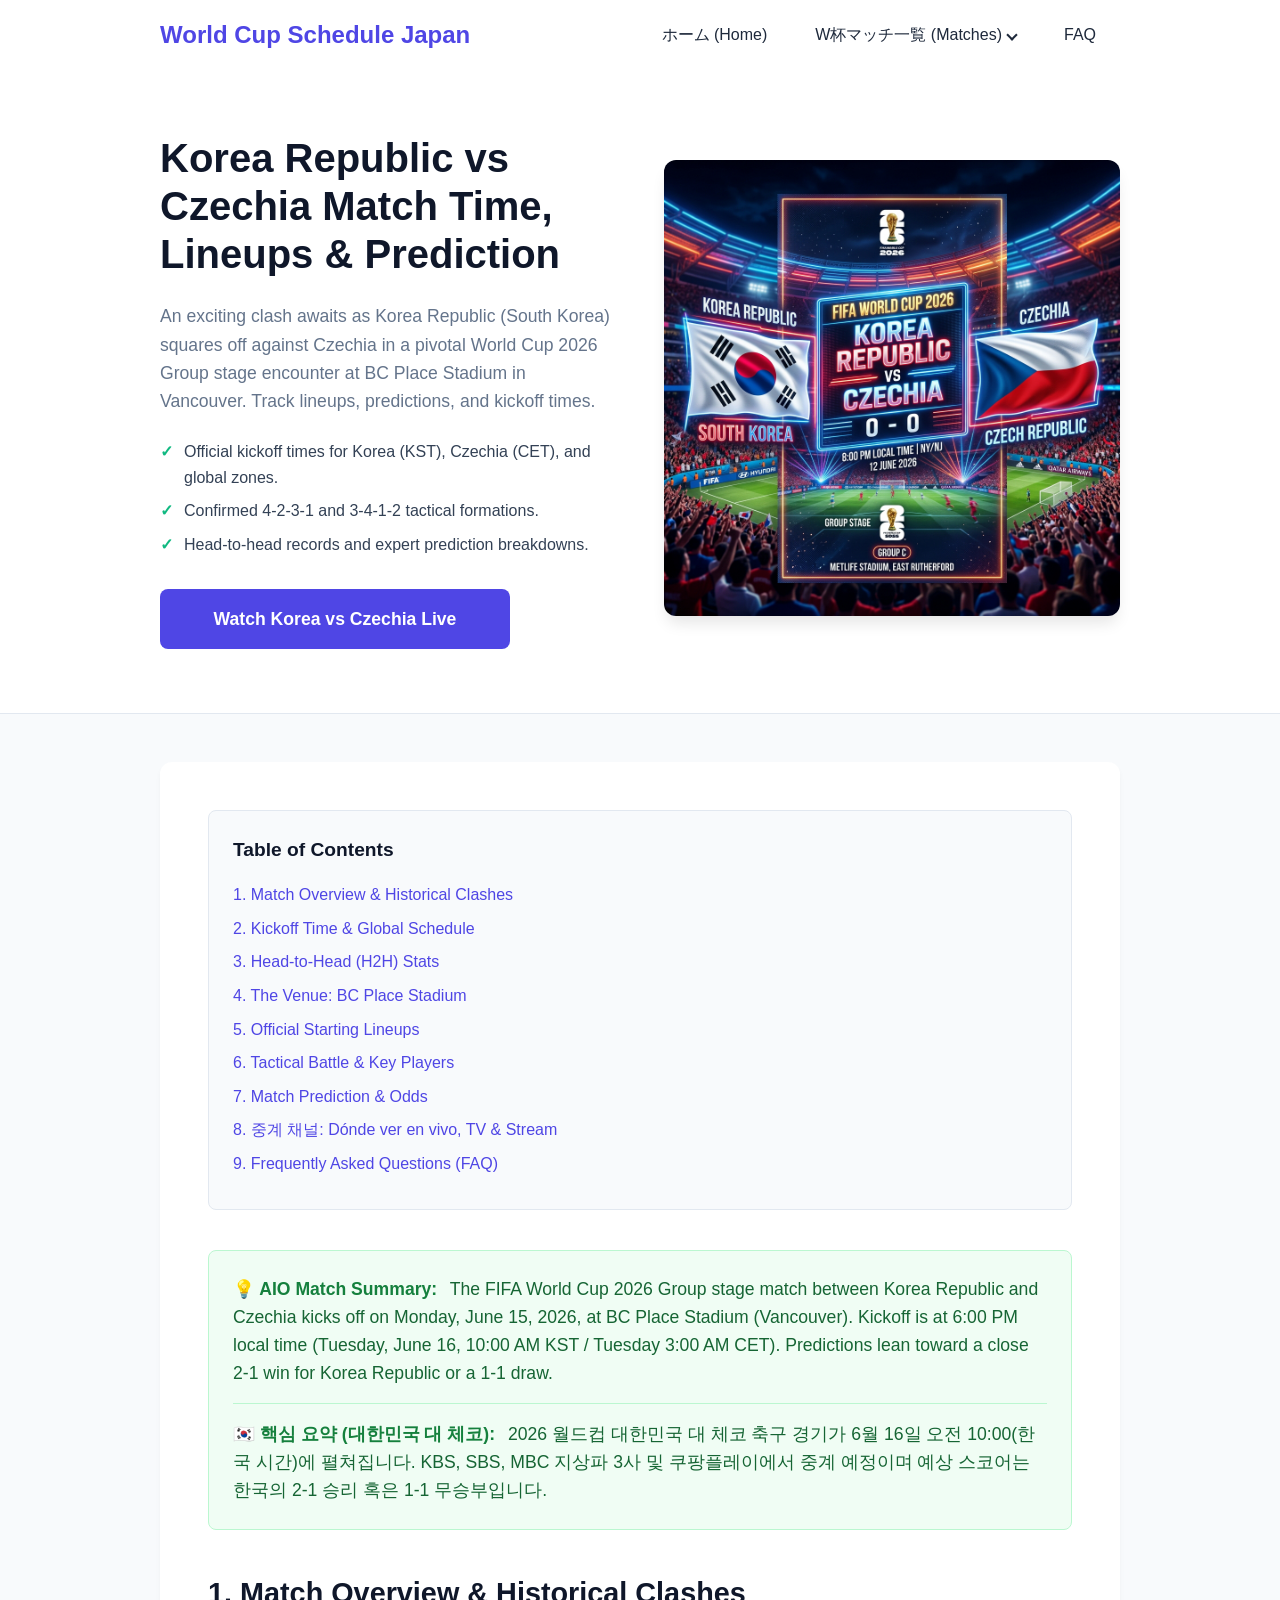
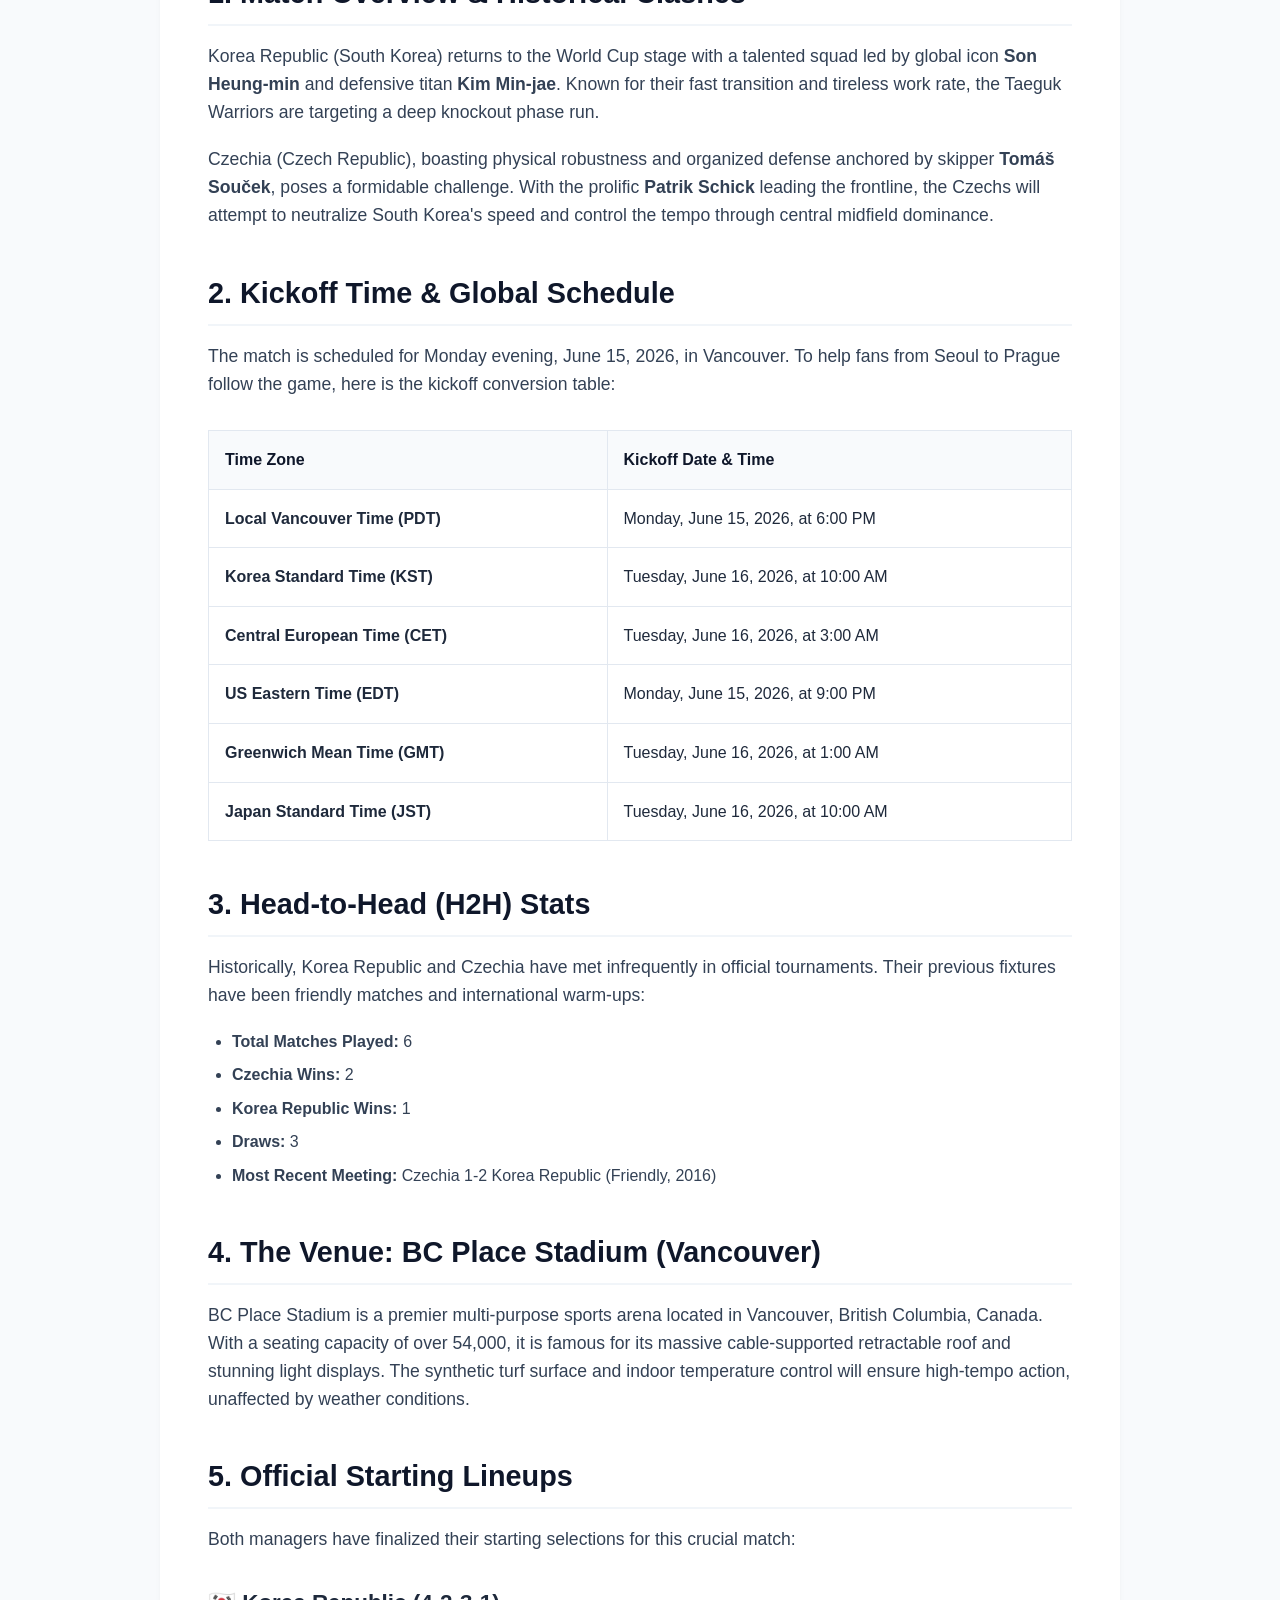
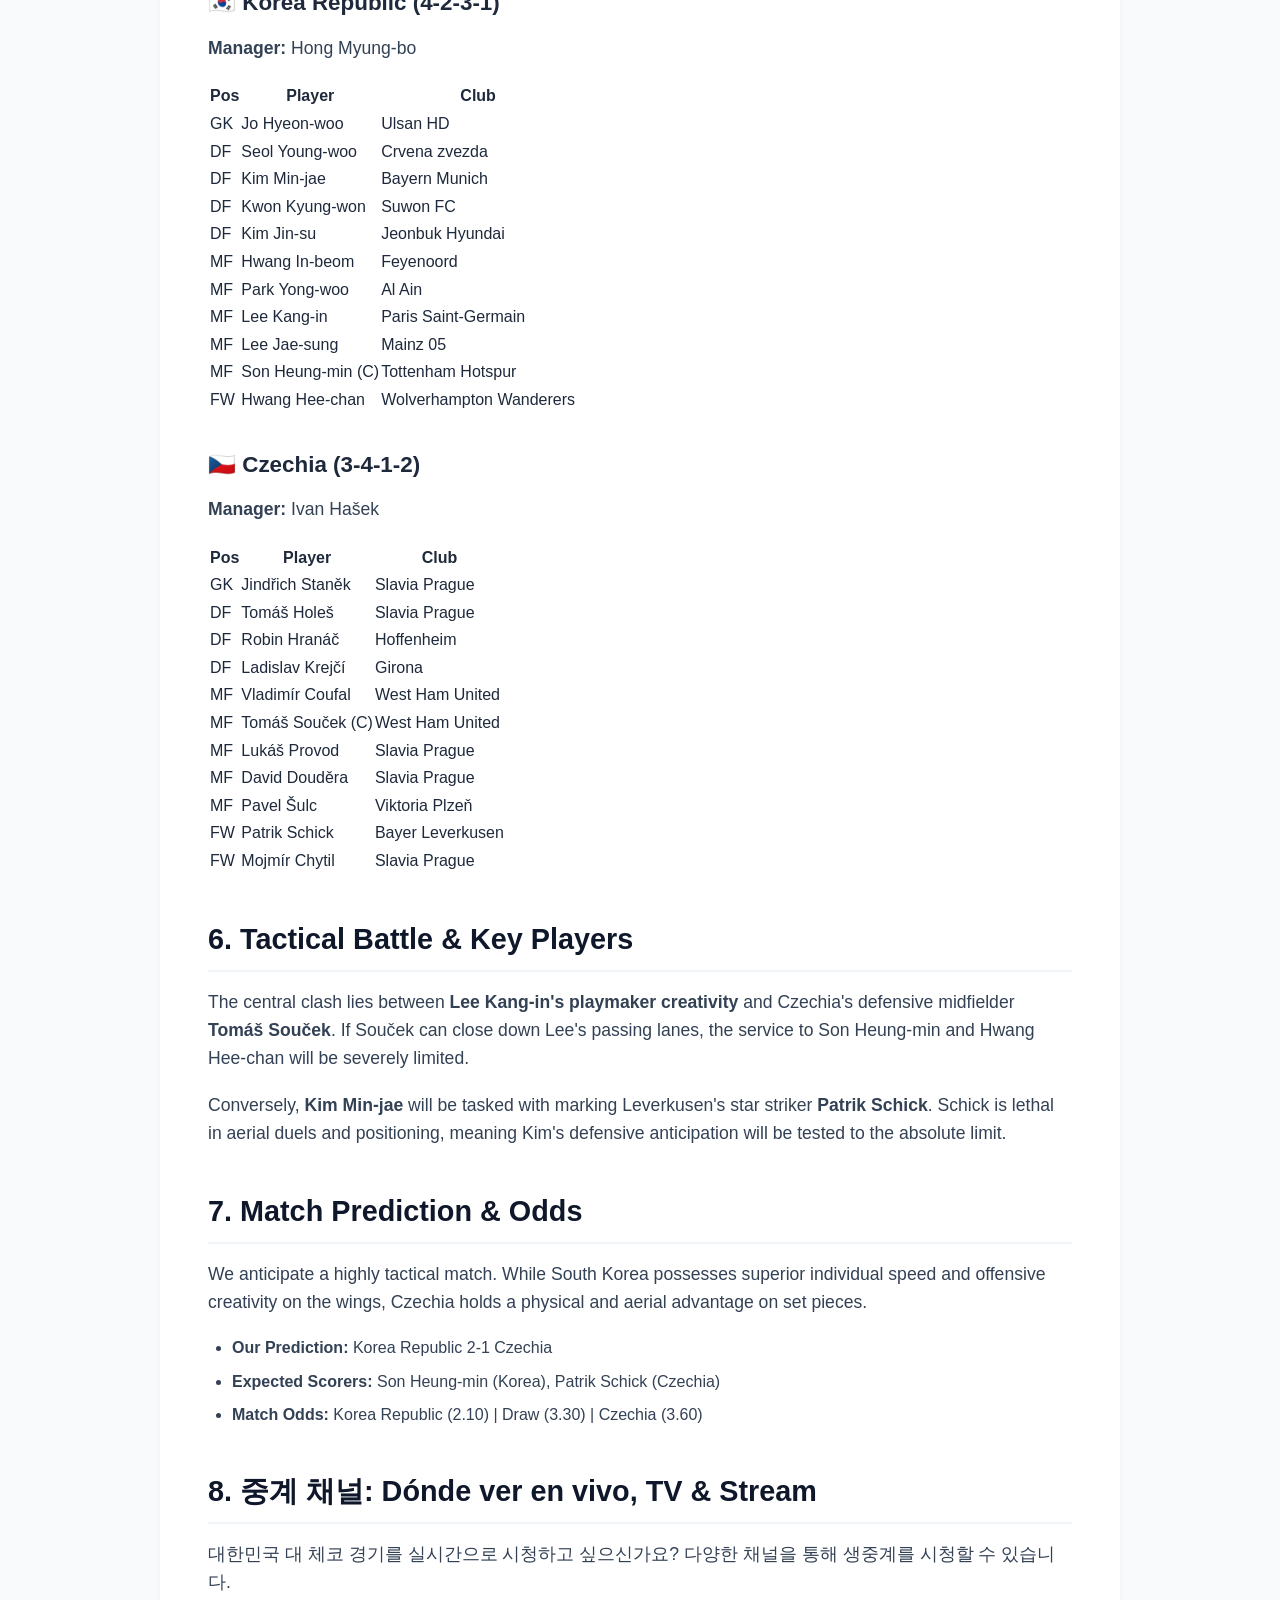
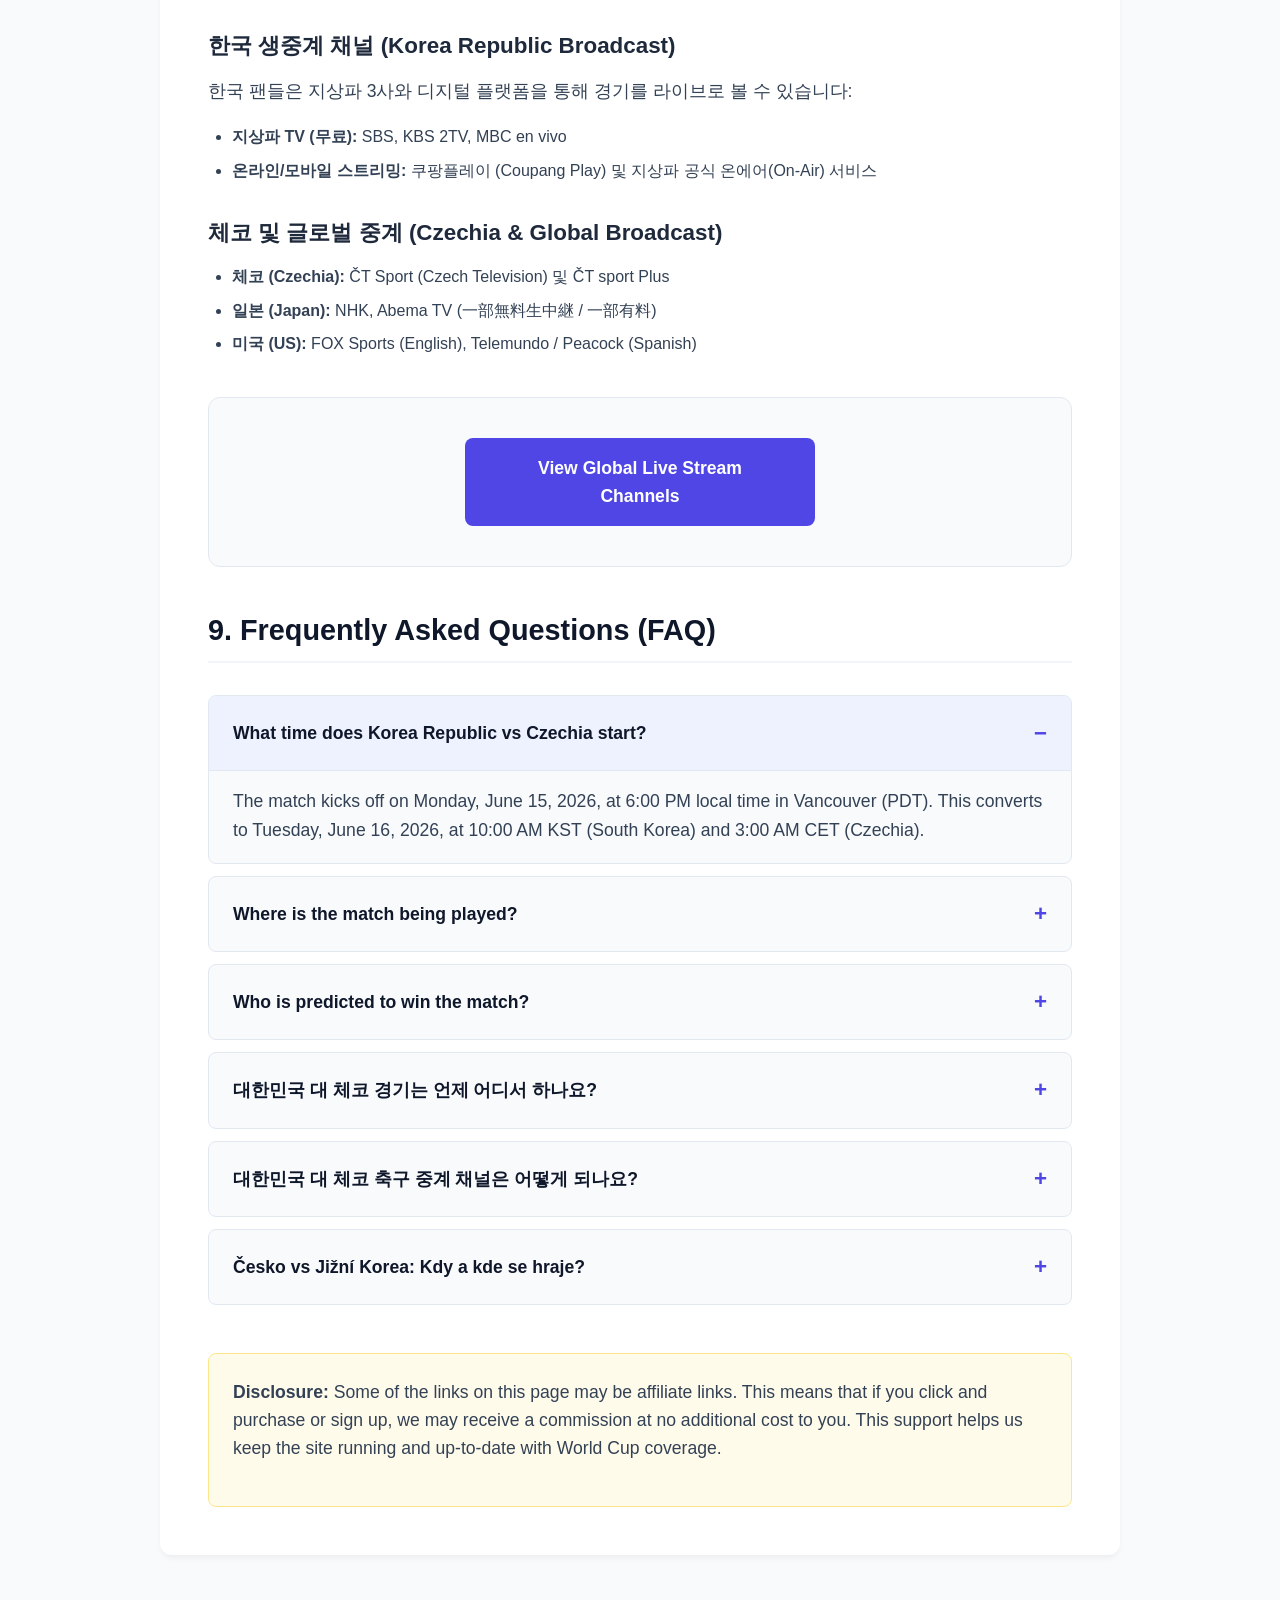
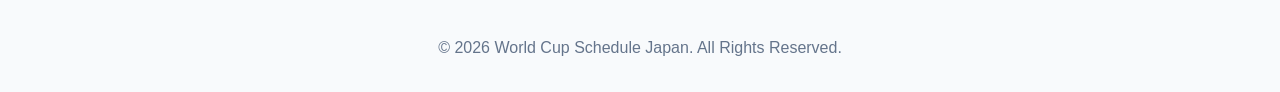
<file: korea-republic-vs-czechia.html>
<!DOCTYPE html>
<html lang="en">
<head>
    <meta charset="UTF-8">
    <meta name="viewport" content="width=device-width, initial-scale=1.0">
    <title>Korea Republic vs Czechia: Lineups, Time & Prediction</title>
    <meta name="description" content="Get the latest on the FIFA World Cup 2026 match between Korea Republic and Czechia. Kickoff times, lineups, and predictions. 대한민국 대 체코 축구 중계 및 일정.">
    <meta name="keywords" content="Korea Republic vs Czechia, 대한민국 대 체코, 대한민국 대 체코 중계, 대한민국 대 체코 라인업, 대한민국 대 체코 예측, Česko vs Jižní Korea, Česko vs Jižní Korea sestavy, Korea vs Czechia lineups, World Cup 2026, 韓国対チェコ">
    <link rel="canonical" href="https://world-cup-schedule-jap.vercel.app/korea-republic-vs-czechia.html">
    <link rel="icon" type="image/svg+xml" href="images/favicon.svg">
    <meta name="robots" content="index, follow">
    
    <!-- Open Graph -->
    <meta property="og:title" content="Korea Republic vs Czechia: Lineups, Time & Prediction">
    <meta property="og:description" content="Complete guide for Korea Republic vs Czechia World Cup 2026 match. Kickoff times, official lineups, head-to-head records, and expert predictions.">
    <meta property="og:image" content="https://world-cup-schedule-jap.vercel.app/images/korea-vs-czechia.png">
    <meta property="og:type" content="article">
    <meta property="og:url" content="https://world-cup-schedule-jap.vercel.app/korea-republic-vs-czechia.html">
    
    <!-- Twitter -->
    <meta name="twitter:card" content="summary_large_image">
    <meta name="twitter:title" content="Korea Republic vs Czechia: Lineups, Time & Prediction">
    <meta name="twitter:description" content="Complete guide for Korea Republic vs Czechia World Cup 2026 match. Kickoff times, official lineups, head-to-head records, and expert predictions.">
    <meta name="twitter:image" content="https://world-cup-schedule-jap.vercel.app/images/korea-vs-czechia.png">

    <link rel="stylesheet" href="style.css">
    
    <!-- Schema.org -->
    <script type="application/ld+json">
    {
      "@context": "https://schema.org",
      "@type": "Article",
      "mainEntityOfPage": {
        "@type": "WebPage",
        "@id": "https://world-cup-schedule-jap.vercel.app/korea-republic-vs-czechia.html"
      },
      "headline": "Korea Republic vs Czechia: Lineups, Time & Prediction",
      "description": "All details for the Korea Republic vs Czechia FIFA World Cup 2026 match on June 15, 2026. Kickoff times, official starting lineups, squads, stadium details, and expert match predictions.",
      "image": "https://world-cup-schedule-jap.vercel.app/images/korea-vs-czechia.png",
      "author": {
        "@type": "Organization",
        "name": "World Cup Schedule Japan"
      },
      "publisher": {
        "@type": "Organization",
        "name": "World Cup Schedule Japan",
        "logo": {
          "@type": "ImageObject",
          "url": "https://world-cup-schedule-jap.vercel.app/images/social.webp"
        }
      },
      "datePublished": "2026-06-11T12:00:00.000Z",
      "dateModified": "2026-06-11T19:30:00.000Z"
    }
    </script>

    <script type="application/ld+json">
    {
      "@context": "https://schema.org",
      "@type": "FAQPage",
      "mainEntity": [
        {
          "@type": "Question",
          "name": "What time does Korea Republic vs Czechia kick off?",
          "acceptedAnswer": {
            "@type": "Answer",
            "text": "The match kicks off on Monday, June 15, 2026, at 6:00 PM local time in Vancouver (Pacific Time / PDT), which translates to Tuesday, June 16, 2026, at 10:00 AM Korea Standard Time (KST) and 3:00 AM Central European Time (CET)."
          }
        },
        {
          "@type": "Question",
          "name": "Where is the Korea Republic vs Czechia match being played?",
          "acceptedAnswer": {
            "@type": "Answer",
            "text": "The match takes place at the BC Place Stadium in Vancouver, Canada, a world-class venue featuring state-of-the-art retractable roof technology."
          }
        },
        {
          "@type": "Question",
          "name": "What are the starting lineups for the Korea Republic vs Czechia match?",
          "acceptedAnswer": {
            "@type": "Answer",
            "text": "Korea Republic lines up in a 4-2-3-1 formation with Jo Hyeon-woo in goal; Seol Young-woo, Kim Min-jae, Kwon Kyung-won, and Kim Jin-su in defense; Hwang In-beom and Park Yong-woo as double pivots; Lee Kang-in, Lee Jae-sung, and Son Heung-min in midfield; and Hwang Hee-chan upfront. Czechia sets up in a 3-4-1-2 with Staněk in goal; Holeš, Hranáč, and Krejčí in defense; Coufal, Souček, Provod, and Douděra in midfield; Šulc as the attacking midfielder; and Schick alongside Chytil upfront."
          }
        },
        {
          "@type": "Question",
          "name": "What is the match prediction for Korea Republic vs Czechia?",
          "acceptedAnswer": {
            "@type": "Answer",
            "text": "Experts predict a close 2-1 victory for Korea Republic or a hard-fought 1-1 draw. Korea's speed on the wings led by Son Heung-min and Lee Kang-in will face a physical, organized Czech defense anchored by Tomáš Souček."
          }
        },
        {
          "@type": "Question",
          "name": "대한민국 대 체코 축구 경기는 언제 어디서 하나요?",
          "acceptedAnswer": {
            "@type": "Answer",
            "text": "경기는 한국 시간(KST)으로 2026년 6월 16일 오전 10:00에 시작되며, 캐나다 밴쿠버에 위치한 BC 플레이스 스타디움에서 열립니다."
          }
        },
        {
          "@type": "Question",
          "name": "대한민국 대 체코 경기는 어떤 채널에서 중계되나요?",
          "acceptedAnswer": {
            "@type": "Answer",
            "text": "한국에서는 지상파 3사(KBS, SBS, MBC) 및 쿠팡플레이(Coupang Play)를 통해 생중계 시청이 가능합니다. 체코에서는 ČT Sport에서 방송됩니다."
          }
        }
      ]
    }
    </script>

    <script type="application/ld+json">
    {
      "@context": "https://schema.org",
      "@type": "BreadcrumbList",
      "itemListElement": [
        {
          "@type": "ListItem",
          "position": 1,
          "name": "Home",
          "item": "https://world-cup-schedule-jap.vercel.app/"
        },
        {
          "@type": "ListItem",
          "position": 2,
          "name": "Korea Republic vs Czechia",
          "item": "https://world-cup-schedule-jap.vercel.app/korea-republic-vs-czechia.html"
        }
      ]
    }
    </script>

    <script type="application/ld+json">
    {
      "@context": "https://schema.org",
      "@type": "SportsEvent",
      "name": "Korea Republic vs Czechia - FIFA World Cup 2026 Group Stage",
      "startDate": "2026-06-15T18:00:00-07:00",
      "location": {
        "@type": "Place",
        "name": "BC Place",
        "address": {
          "@type": "PostalAddress",
          "streetAddress": "777 Pacific Blvd",
          "addressLocality": "Vancouver",
          "addressRegion": "BC",
          "postalCode": "V6B 4Y8",
          "addressCountry": "CA"
        }
      },
      "competitor": [
        {
          "@type": "SportsTeam",
          "name": "Korea Republic",
          "memberOf": {
            "@type": "SportsOrganization",
            "name": "FIFA"
          }
        },
        {
          "@type": "SportsTeam",
          "name": "Czechia",
          "memberOf": {
            "@type": "SportsOrganization",
            "name": "FIFA"
          }
        }
      ],
      "sport": "https://en.wikipedia.org/wiki/Association_football",
      "description": "FIFA World Cup 2026 Group Stage match between Korea Republic and Czechia."
    }
    </script>
    
    <!-- Google tag (gtag.js) -->
    <script async src="https://www.googletagmanager.com/gtag/js?id=G-54TRPEZHJJ"></script>
    <script>
      window.dataLayer = window.dataLayer || [];
      function gtag(){dataLayer.push(arguments);}
      gtag('js', new Date());
      gtag('config', 'G-54TRPEZHJJ');
    </script>
</head>
<body>
    <header class="site-header">
        <div class="container">
            <a href="https://world-cup-schedule-jap.vercel.app/" class="logo">World Cup Schedule Japan</a>
            <nav>
                <a href="https://world-cup-schedule-jap.vercel.app/">ホーム (Home)</a>
                <div class="dropdown">
                    <button class="dropbtn">W杯マッチ一覧 (Matches) <i class="arrow down"></i></button>
                    <div class="dropdown-content">
                        <a href="mexico-vs-south-africa.html">メキシコ対南アフリカ (Mexico vs South Africa)</a>
                        <a href="korea-republic-vs-czechia.html">韓国対チェコ (Korea vs Czechia)</a>
                        <a href="canada-vs-bosnia-and-herzegovina.html">カナダ対ボスニア (Canada vs Bosnia)</a>
                        <a href="usa-vs-paraguay.html">米国対パラグアイ (USA vs Paraguay)</a>
                        <a href="qatar-vs-switzerland.html">カタール対スイス (Qatar vs Switzerland)</a>
                        <a href="brazil-vs-morocco.html">ブラジル対モロッコ (Brazil vs Morocco)</a>
                        <a href="haiti-vs-scotland.html">ハイチ対スコットランド (Haiti vs Scotland)</a>
                        <a href="australia-vs-turkiye.html">豪州対トルコ (Australia vs Türkiye)</a>
                    </div>
                </div>
                <a href="#faq">FAQ</a>
            </nav>
        </div>
    </header>

    <main>
        <section class="hero-section">
            <div class="container hero-grid">
                <div class="hero-content">
                    <h1>Korea Republic vs Czechia Match Time, Lineups & Prediction</h1>
                    <p class="hero-intro">An exciting clash awaits as Korea Republic (South Korea) squares off against Czechia in a pivotal World Cup 2026 Group stage encounter at BC Place Stadium in Vancouver. Track lineups, predictions, and kickoff times.</p>
                    <ul class="hero-benefits">
                        <li>Official kickoff times for Korea (KST), Czechia (CET), and global zones.</li>
                        <li>Confirmed 4-2-3-1 and 3-4-1-2 tactical formations.</li>
                        <li>Head-to-head records and expert prediction breakdowns.</li>
                    </ul>
                    <div class="hero-cta">
                        <a href="https://kirujh.com/af?o=94df0498e87444a4e8a2868db41bc609:ed38ad976803b05699a153c238cc619d" class="cta-button" target="_blank" rel="sponsored nofollow noopener noreferrer">Watch Korea vs Czechia Live</a>
                    </div>
                </div>
                <div class="hero-image">
                    <img src="images/korea-vs-czechia.png" alt="Korea Republic vs Czechia World Cup 2026 Match Banner" width="800" height="450" loading="eager">
                </div>
            </div>
        </section>

        <div class="container">
            <article class="post-content">
                <div class="toc">
                    <div class="toc-title">Table of Contents</div>
                    <ul>
                        <li><a href="#section-overview">1. Match Overview & Historical Clashes</a></li>
                        <li><a href="#section-time">2. Kickoff Time & Global Schedule</a></li>
                        <li><a href="#section-h2h">3. Head-to-Head (H2H) Stats</a></li>
                        <li><a href="#section-venue">4. The Venue: BC Place Stadium</a></li>
                        <li><a href="#section-lineups">5. Official Starting Lineups</a></li>
                        <li><a href="#section-tactics">6. Tactical Battle & Key Players</a></li>
                        <li><a href="#section-prediction">7. Match Prediction & Odds</a></li>
                        <li><a href="#section-tv">8. 중계 채널: Dónde ver en vivo, TV & Stream</a></li>
                        <li><a href="#faq">9. Frequently Asked Questions (FAQ)</a></li>
                    </ul>
                </div>

                <div class="aio-snippet">
                    <strong>💡 AIO Match Summary:</strong> The FIFA World Cup 2026 Group stage match between Korea Republic and Czechia kicks off on Monday, June 15, 2026, at BC Place Stadium (Vancouver). Kickoff is at 6:00 PM local time (Tuesday, June 16, 10:00 AM KST / Tuesday 3:00 AM CET). Predictions lean toward a close 2-1 win for Korea Republic or a 1-1 draw.
                    <hr style="margin: 1rem 0; border: 0; border-top: 1px solid #bbf7d0;">
                    <strong>🇰🇷 핵심 요약 (대한민국 대 체코):</strong> 2026 월드컵 대한민국 대 체코 축구 경기가 6월 16일 오전 10:00(한국 시간)에 펼쳐집니다. KBS, SBS, MBC 지상파 3사 및 쿠팡플레이에서 중계 예정이며 예상 스코어는 한국의 2-1 승리 혹은 1-1 무승부입니다.
                </div>

                <h2 id="section-overview">1. Match Overview & Historical Clashes</h2>
                <p>Korea Republic (South Korea) returns to the World Cup stage with a talented squad led by global icon <strong>Son Heung-min</strong> and defensive titan <strong>Kim Min-jae</strong>. Known for their fast transition and tireless work rate, the Taeguk Warriors are targeting a deep knockout phase run.</p>
                <p>Czechia (Czech Republic), boasting physical robustness and organized defense anchored by skipper <strong>Tomáš Souček</strong>, poses a formidable challenge. With the prolific <strong>Patrik Schick</strong> leading the frontline, the Czechs will attempt to neutralize South Korea's speed and control the tempo through central midfield dominance.</p>

                <h2 id="section-time">2. Kickoff Time & Global Schedule</h2>
                <p>The match is scheduled for Monday evening, June 15, 2026, in Vancouver. To help fans from Seoul to Prague follow the game, here is the kickoff conversion table:</p>
                
                <div class="table-responsive">
                    <table class="comparison-table">
                        <thead>
                            <tr>
                                <th>Time Zone</th>
                                <th>Kickoff Date & Time</th>
                            </tr>
                        </thead>
                        <tbody>
                            <tr>
                                <td><strong>Local Vancouver Time (PDT)</strong></td>
                                <td>Monday, June 15, 2026, at 6:00 PM</td>
                            </tr>
                            <tr>
                                <td><strong>Korea Standard Time (KST)</strong></td>
                                <td>Tuesday, June 16, 2026, at 10:00 AM</td>
                            </tr>
                            <tr>
                                <td><strong>Central European Time (CET)</strong></td>
                                <td>Tuesday, June 16, 2026, at 3:00 AM</td>
                            </tr>
                            <tr>
                                <td><strong>US Eastern Time (EDT)</strong></td>
                                <td>Monday, June 15, 2026, at 9:00 PM</td>
                            </tr>
                            <tr>
                                <td><strong>Greenwich Mean Time (GMT)</strong></td>
                                <td>Tuesday, June 16, 2026, at 1:00 AM</td>
                            </tr>
                            <tr>
                                <td><strong>Japan Standard Time (JST)</strong></td>
                                <td>Tuesday, June 16, 2026, at 10:00 AM</td>
                            </tr>
                        </tbody>
                    </table>
                </div>

                <h2 id="section-h2h">3. Head-to-Head (H2H) Stats</h2>
                <p>Historically, Korea Republic and Czechia have met infrequently in official tournaments. Their previous fixtures have been friendly matches and international warm-ups:</p>
                <ul>
                    <li><strong>Total Matches Played:</strong> 6</li>
                    <li><strong>Czechia Wins:</strong> 2</li>
                    <li><strong>Korea Republic Wins:</strong> 1</li>
                    <li><strong>Draws:</strong> 3</li>
                    <li><strong>Most Recent Meeting:</strong> Czechia 1-2 Korea Republic (Friendly, 2016)</li>
                </ul>

                <h2 id="section-venue">4. The Venue: BC Place Stadium (Vancouver)</h2>
                <p>BC Place Stadium is a premier multi-purpose sports arena located in Vancouver, British Columbia, Canada. With a seating capacity of over 54,000, it is famous for its massive cable-supported retractable roof and stunning light displays. The synthetic turf surface and indoor temperature control will ensure high-tempo action, unaffected by weather conditions.</p>

                <h2 id="section-lineups">5. Official Starting Lineups</h2>
                <p>Both managers have finalized their starting selections for this crucial match:</p>

                <div class="lineups-grid">
                    <div class="lineup-card">
                        <h3>🇰🇷 Korea Republic (4-2-3-1)</h3>
                        <p><strong>Manager:</strong> Hong Myung-bo</p>
                        <table>
                            <thead>
                                <tr>
                                    <th>Pos</th>
                                    <th>Player</th>
                                    <th>Club</th>
                                </tr>
                            </thead>
                            <tbody>
                                <tr>
                                    <td>GK</td>
                                    <td>Jo Hyeon-woo</td>
                                    <td>Ulsan HD</td>
                                </tr>
                                <tr>
                                    <td>DF</td>
                                    <td>Seol Young-woo</td>
                                    <td>Crvena zvezda</td>
                                </tr>
                                <tr>
                                    <td>DF</td>
                                    <td>Kim Min-jae</td>
                                    <td>Bayern Munich</td>
                                </tr>
                                <tr>
                                    <td>DF</td>
                                    <td>Kwon Kyung-won</td>
                                    <td>Suwon FC</td>
                                </tr>
                                <tr>
                                    <td>DF</td>
                                    <td>Kim Jin-su</td>
                                    <td>Jeonbuk Hyundai</td>
                                </tr>
                                <tr>
                                    <td>MF</td>
                                    <td>Hwang In-beom</td>
                                    <td>Feyenoord</td>
                                </tr>
                                <tr>
                                    <td>MF</td>
                                    <td>Park Yong-woo</td>
                                    <td>Al Ain</td>
                                </tr>
                                <tr>
                                    <td>MF</td>
                                    <td>Lee Kang-in</td>
                                    <td>Paris Saint-Germain</td>
                                </tr>
                                <tr>
                                    <td>MF</td>
                                    <td>Lee Jae-sung</td>
                                    <td>Mainz 05</td>
                                </tr>
                                <tr>
                                    <td>MF</td>
                                    <td>Son Heung-min (C)</td>
                                    <td>Tottenham Hotspur</td>
                                </tr>
                                <tr>
                                    <td>FW</td>
                                    <td>Hwang Hee-chan</td>
                                    <td>Wolverhampton Wanderers</td>
                                </tr>
                            </tbody>
                        </table>
                    </div>

                    <div class="lineup-card">
                        <h3>🇨🇿 Czechia (3-4-1-2)</h3>
                        <p><strong>Manager:</strong> Ivan Hašek</p>
                        <table>
                            <thead>
                                <tr>
                                    <th>Pos</th>
                                    <th>Player</th>
                                    <th>Club</th>
                                </tr>
                            </thead>
                            <tbody>
                                <tr>
                                    <td>GK</td>
                                    <td>Jindřich Staněk</td>
                                    <td>Slavia Prague</td>
                                </tr>
                                <tr>
                                    <td>DF</td>
                                    <td>Tomáš Holeš</td>
                                    <td>Slavia Prague</td>
                                </tr>
                                <tr>
                                    <td>DF</td>
                                    <td>Robin Hranáč</td>
                                    <td>Hoffenheim</td>
                                </tr>
                                <tr>
                                    <td>DF</td>
                                    <td>Ladislav Krejčí</td>
                                    <td>Girona</td>
                                </tr>
                                <tr>
                                    <td>MF</td>
                                    <td>Vladimír Coufal</td>
                                    <td>West Ham United</td>
                                </tr>
                                <tr>
                                    <td>MF</td>
                                    <td>Tomáš Souček (C)</td>
                                    <td>West Ham United</td>
                                </tr>
                                <tr>
                                    <td>MF</td>
                                    <td>Lukáš Provod</td>
                                    <td>Slavia Prague</td>
                                </tr>
                                <tr>
                                    <td>MF</td>
                                    <td>David Douděra</td>
                                    <td>Slavia Prague</td>
                                </tr>
                                <tr>
                                    <td>MF</td>
                                    <td>Pavel Šulc</td>
                                    <td>Viktoria Plzeň</td>
                                </tr>
                                <tr>
                                    <td>FW</td>
                                    <td>Patrik Schick</td>
                                    <td>Bayer Leverkusen</td>
                                </tr>
                                <tr>
                                    <td>FW</td>
                                    <td>Mojmír Chytil</td>
                                    <td>Slavia Prague</td>
                                </tr>
                            </tbody>
                        </table>
                    </div>
                </div>

                <h2 id="section-tactics">6. Tactical Battle & Key Players</h2>
                <p>The central clash lies between <strong>Lee Kang-in's playmaker creativity</strong> and Czechia's defensive midfielder <strong>Tomáš Souček</strong>. If Souček can close down Lee's passing lanes, the service to Son Heung-min and Hwang Hee-chan will be severely limited.</p>
                <p>Conversely, <strong>Kim Min-jae</strong> will be tasked with marking Leverkusen's star striker <strong>Patrik Schick</strong>. Schick is lethal in aerial duels and positioning, meaning Kim's defensive anticipation will be tested to the absolute limit.</p>

                <h2 id="section-prediction">7. Match Prediction & Odds</h2>
                <p>We anticipate a highly tactical match. While South Korea possesses superior individual speed and offensive creativity on the wings, Czechia holds a physical and aerial advantage on set pieces.</p>
                <ul>
                    <li><strong>Our Prediction:</strong> Korea Republic 2-1 Czechia</li>
                    <li><strong>Expected Scorers:</strong> Son Heung-min (Korea), Patrik Schick (Czechia)</li>
                    <li><strong>Match Odds:</strong> Korea Republic (2.10) | Draw (3.30) | Czechia (3.60)</li>
                </ul>

                <h2 id="section-tv">8. 중계 채널: Dónde ver en vivo, TV & Stream</h2>
                <p>대한민국 대 체코 경기를 실시간으로 시청하고 싶으신가요? 다양한 채널을 통해 생중계를 시청할 수 있습니다.</p>

                <h3>한국 생중계 채널 (Korea Republic Broadcast)</h3>
                <p>한국 팬들은 지상파 3사와 디지털 플랫폼을 통해 경기를 라이브로 볼 수 있습니다:</p>
                <ul>
                    <li><strong>지상파 TV (무료):</strong> SBS, KBS 2TV, MBC en vivo</li>
                    <li><strong>온라인/모바일 스트리밍:</strong> 쿠팡플레이 (Coupang Play) 및 지상파 공식 온에어(On-Air) 서비스</li>
                </ul>

                <h3>체코 및 글로벌 중계 (Czechia & Global Broadcast)</h3>
                <ul>
                    <li><strong>체코 (Czechia):</strong> ČT Sport (Czech Television) 및 ČT sport Plus</li>
                    <li><strong>일본 (Japan):</strong> NHK, Abema TV (一部無料生中継 / 一部有料)</li>
                    <li><strong>미국 (US):</strong> FOX Sports (English), Telemundo / Peacock (Spanish)</li>
                </ul>

                <div class="cta-wrapper">
                    <a href="https://kirujh.com/af?o=94df0498e87444a4e8a2868db41bc609:ed38ad976803b05699a153c238cc619d" class="cta-button" target="_blank" rel="sponsored nofollow noopener noreferrer">View Global Live Stream Channels</a>
                </div>

                <h2 id="faq">9. Frequently Asked Questions (FAQ)</h2>
                <div class="faq-section">
                    <details class="faq-item" open>
                        <summary>What time does Korea Republic vs Czechia start?</summary>
                        <div class="faq-answer">
                            <p>The match kicks off on Monday, June 15, 2026, at 6:00 PM local time in Vancouver (PDT). This converts to Tuesday, June 16, 2026, at 10:00 AM KST (South Korea) and 3:00 AM CET (Czechia).</p>
                        </div>
                    </details>

                    <details class="faq-item">
                        <summary>Where is the match being played?</summary>
                        <div class="faq-answer">
                            <p>The match takes place at the BC Place Stadium in Vancouver, British Columbia, Canada.</p>
                        </div>
                    </details>

                    <details class="faq-item">
                        <summary>Who is predicted to win the match?</summary>
                        <div class="faq-answer">
                            <p>Korea Republic is slightly favored with a predicted 2-1 win due to the attacking quality of Son Heung-min and Lee Kang-in, but Czechia is fully capable of holding a draw.</p>
                        </div>
                    </details>

                    <details class="faq-item">
                        <summary>대한민국 대 체코 경기는 언제 어디서 하나요?</summary>
                        <div class="faq-answer">
                            <p>이 경기는 한국 시간(KST)으로 2026년 6월 16일 오전 10시 정각에 시작하며, 캐나다 밴쿠버의 BC 플레이스 스타디움에서 개최됩니다.</p>
                        </div>
                    </details>

                    <details class="faq-item">
                        <summary>대한민국 대 체코 축구 중계 채널은 어떻게 되나요?</summary>
                        <div class="faq-answer">
                            <p>지상파 방송 채널인 KBS, SBS, MBC TV 및 온라인 스포츠 스트리밍 플랫폼 쿠팡플레이(Coupang Play)를 통해 생방송으로 제공됩니다.</p>
                        </div>
                    </details>

                    <details class="faq-item">
                        <summary>Česko vs Jižní Korea: Kdy a kde se hraje?</summary>
                        <div class="faq-answer">
                            <p>Zápas se hraje v pondělí 15. června od 18:00 místního času (v úterý 16. června od 3:00 SELČ) na stadionu BC Place ve Vancouveru.</p>
                        </div>
                    </details>
                </div>

                <div class="affiliate-disclosure">
                    <p><strong>Disclosure:</strong> Some of the links on this page may be affiliate links. This means that if you click and purchase or sign up, we may receive a commission at no additional cost to you. This support helps us keep the site running and up-to-date with World Cup coverage.</p>
                </div>
            </article>
        </div>
    </main>

    <footer class="site-footer">
        <div class="container">
            <p>&copy; 2026 World Cup Schedule Japan. All Rights Reserved.</p>
        </div>
    </footer>

    <script src="script.js"></script>
</body>
</html>
</file>
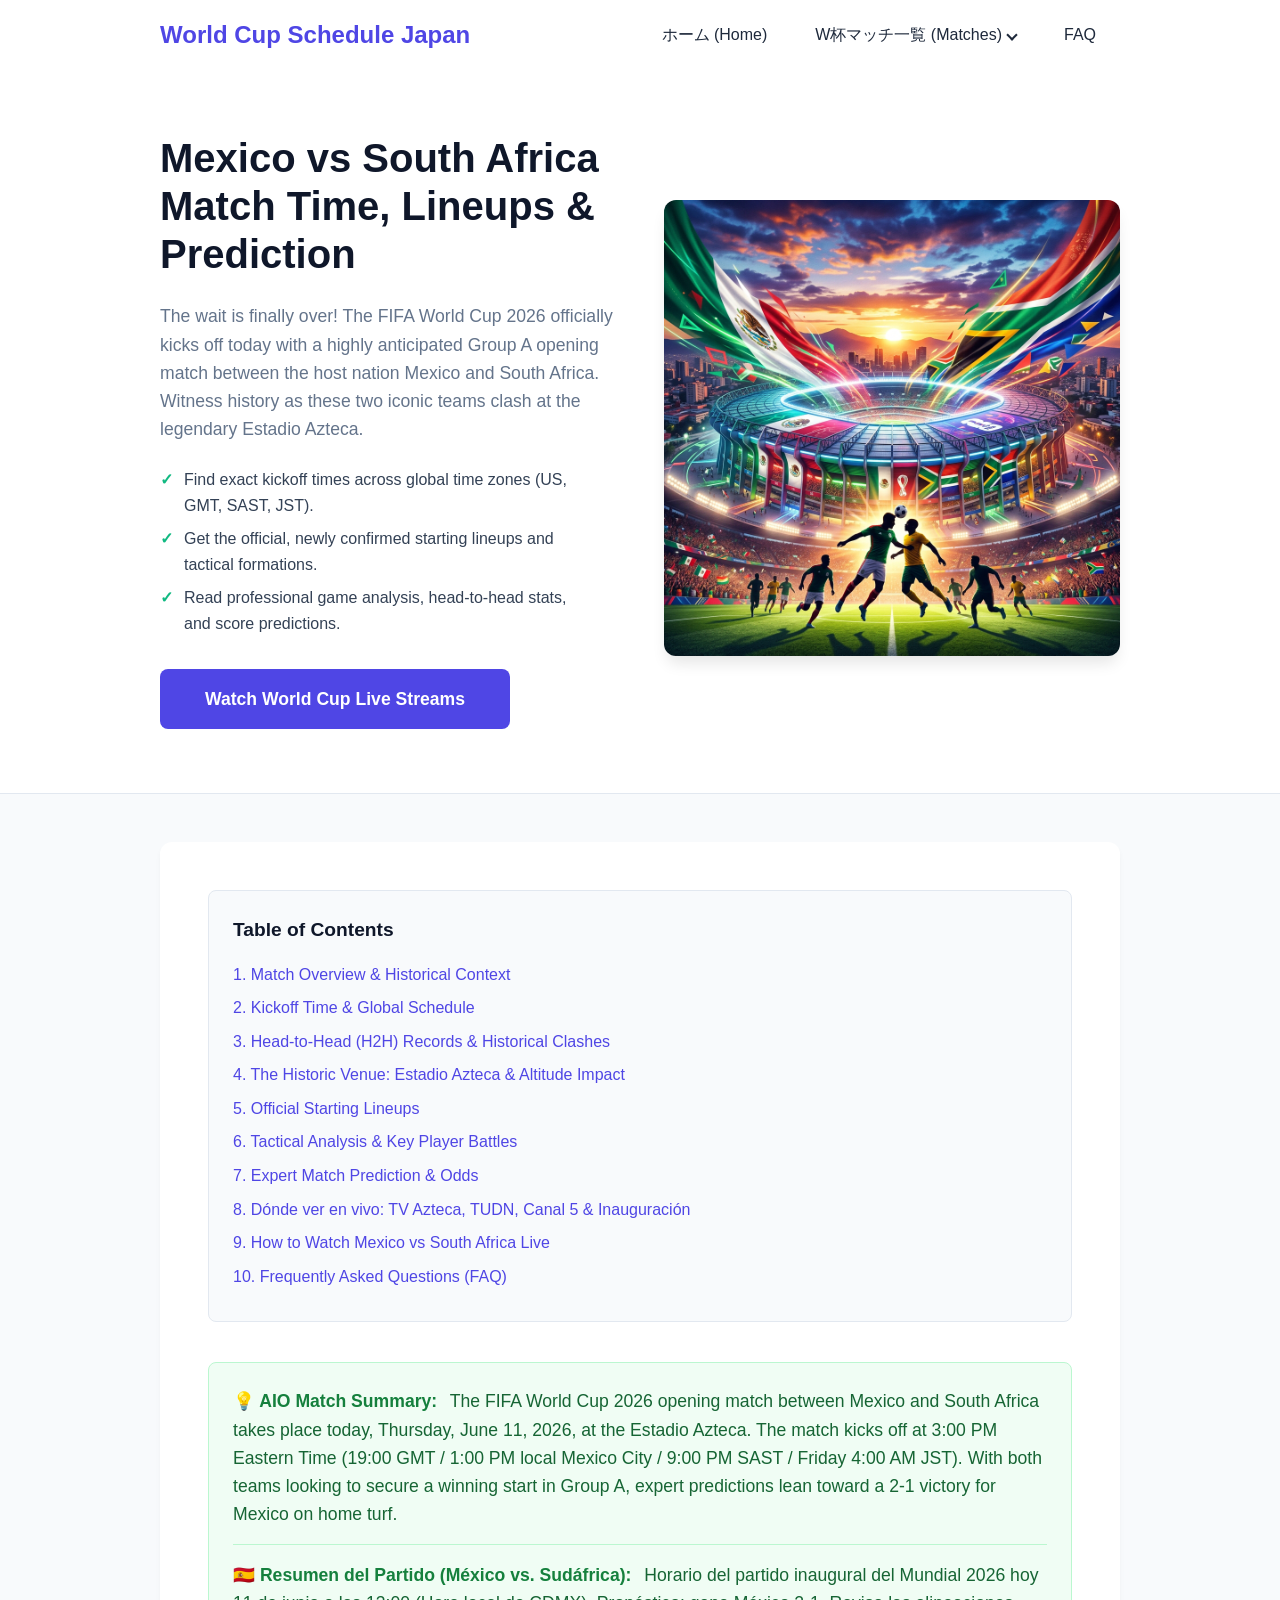
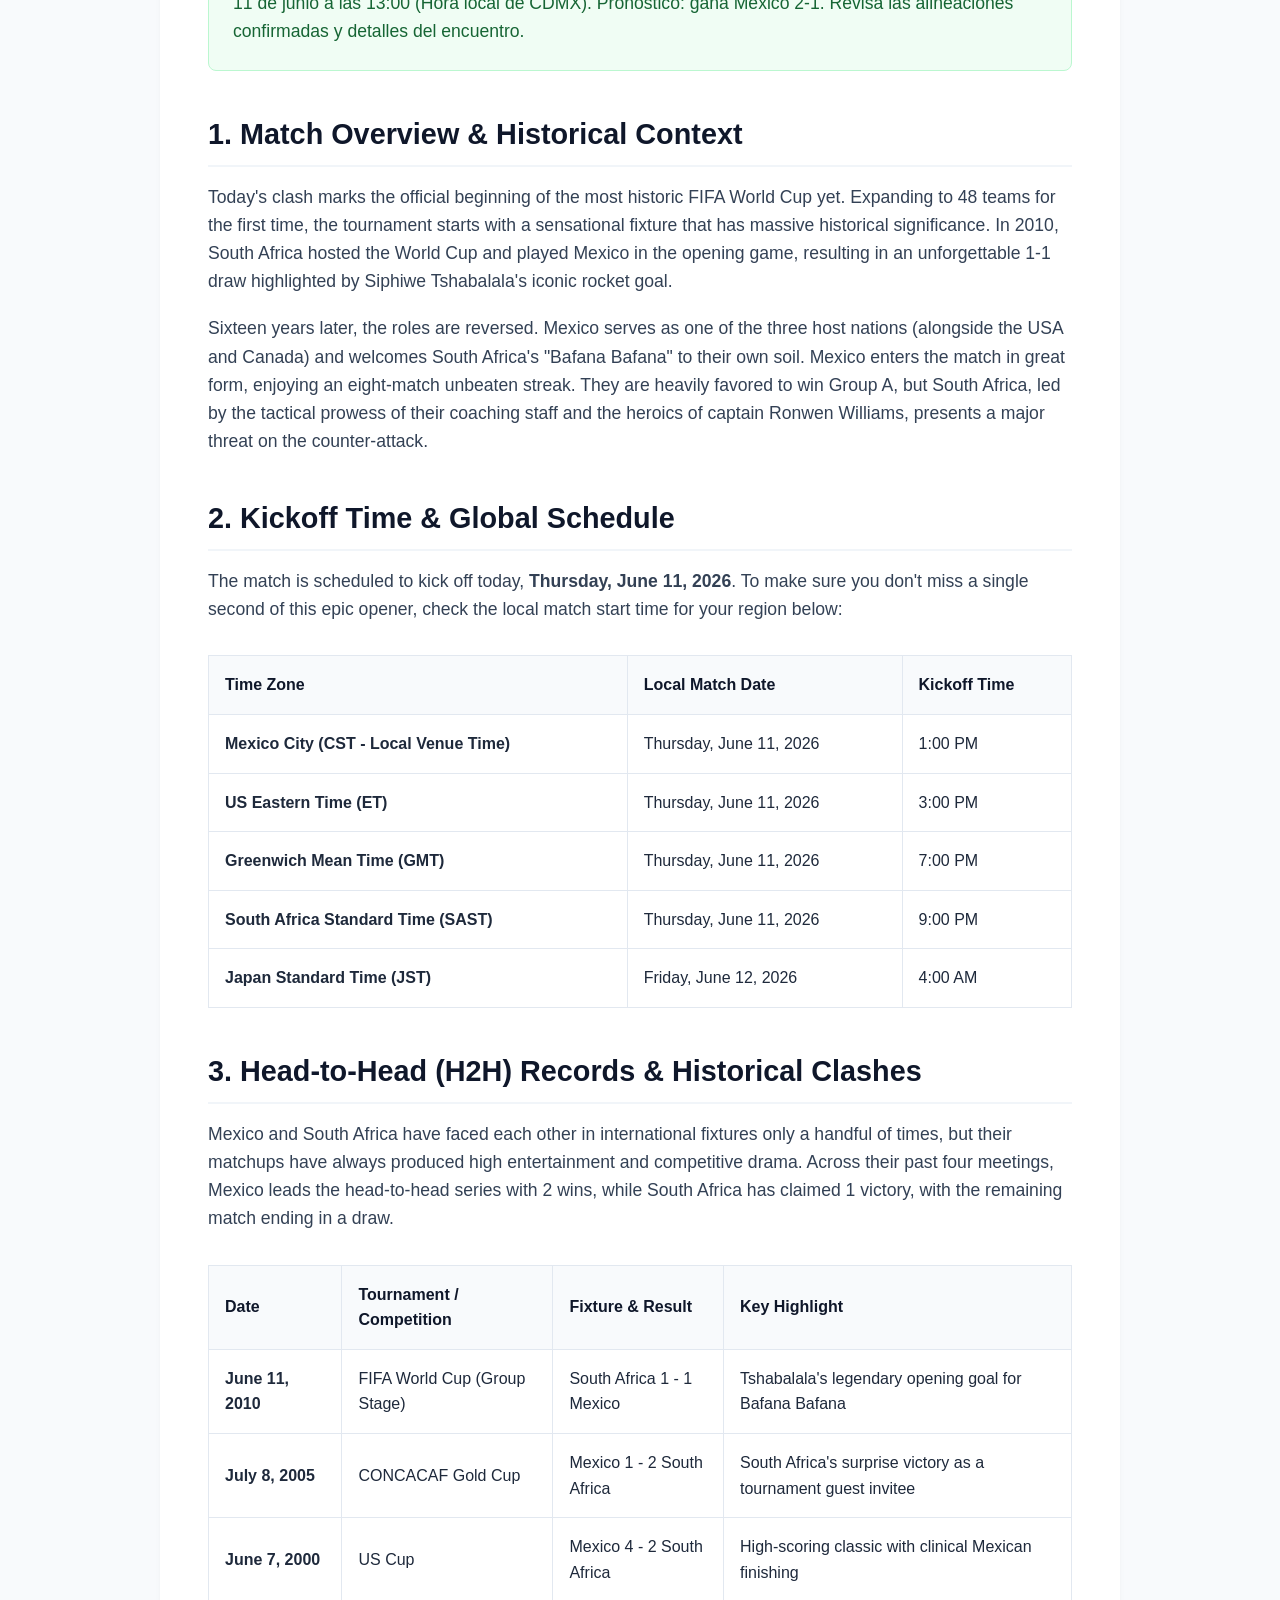
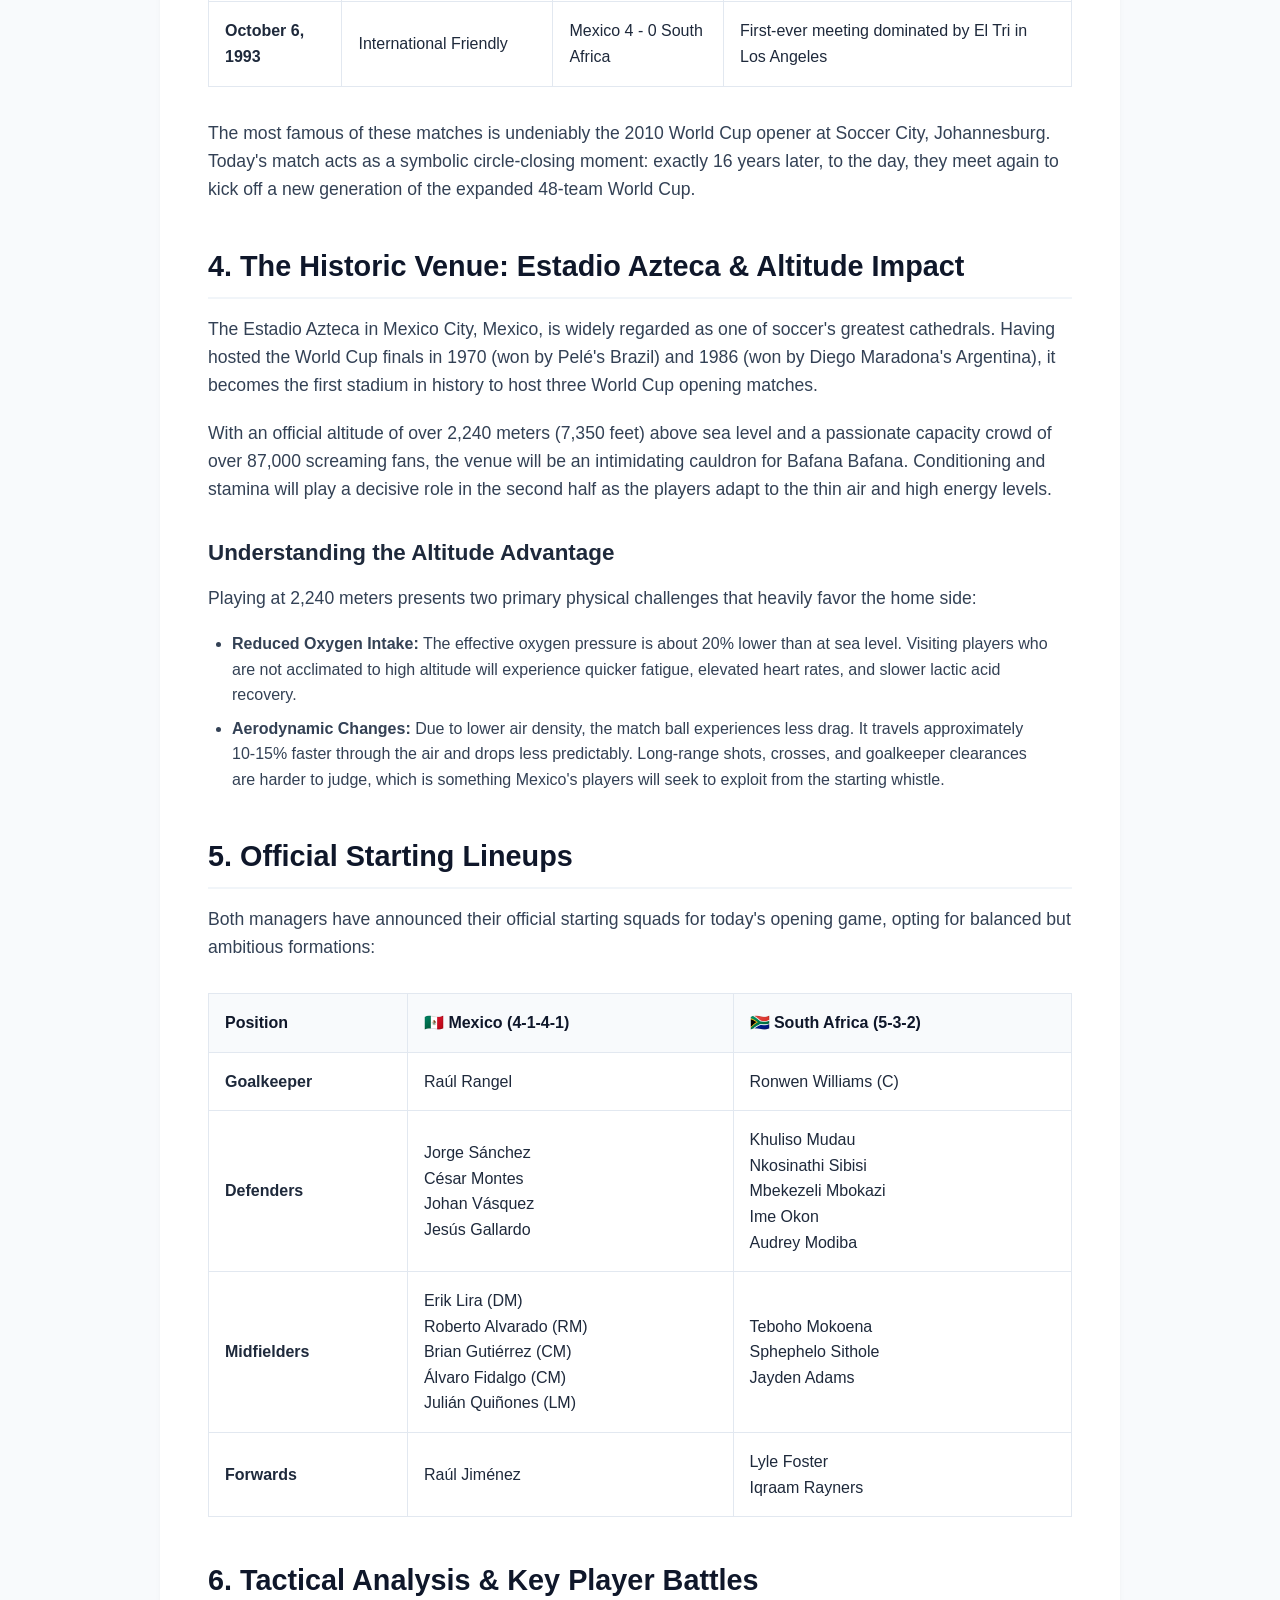
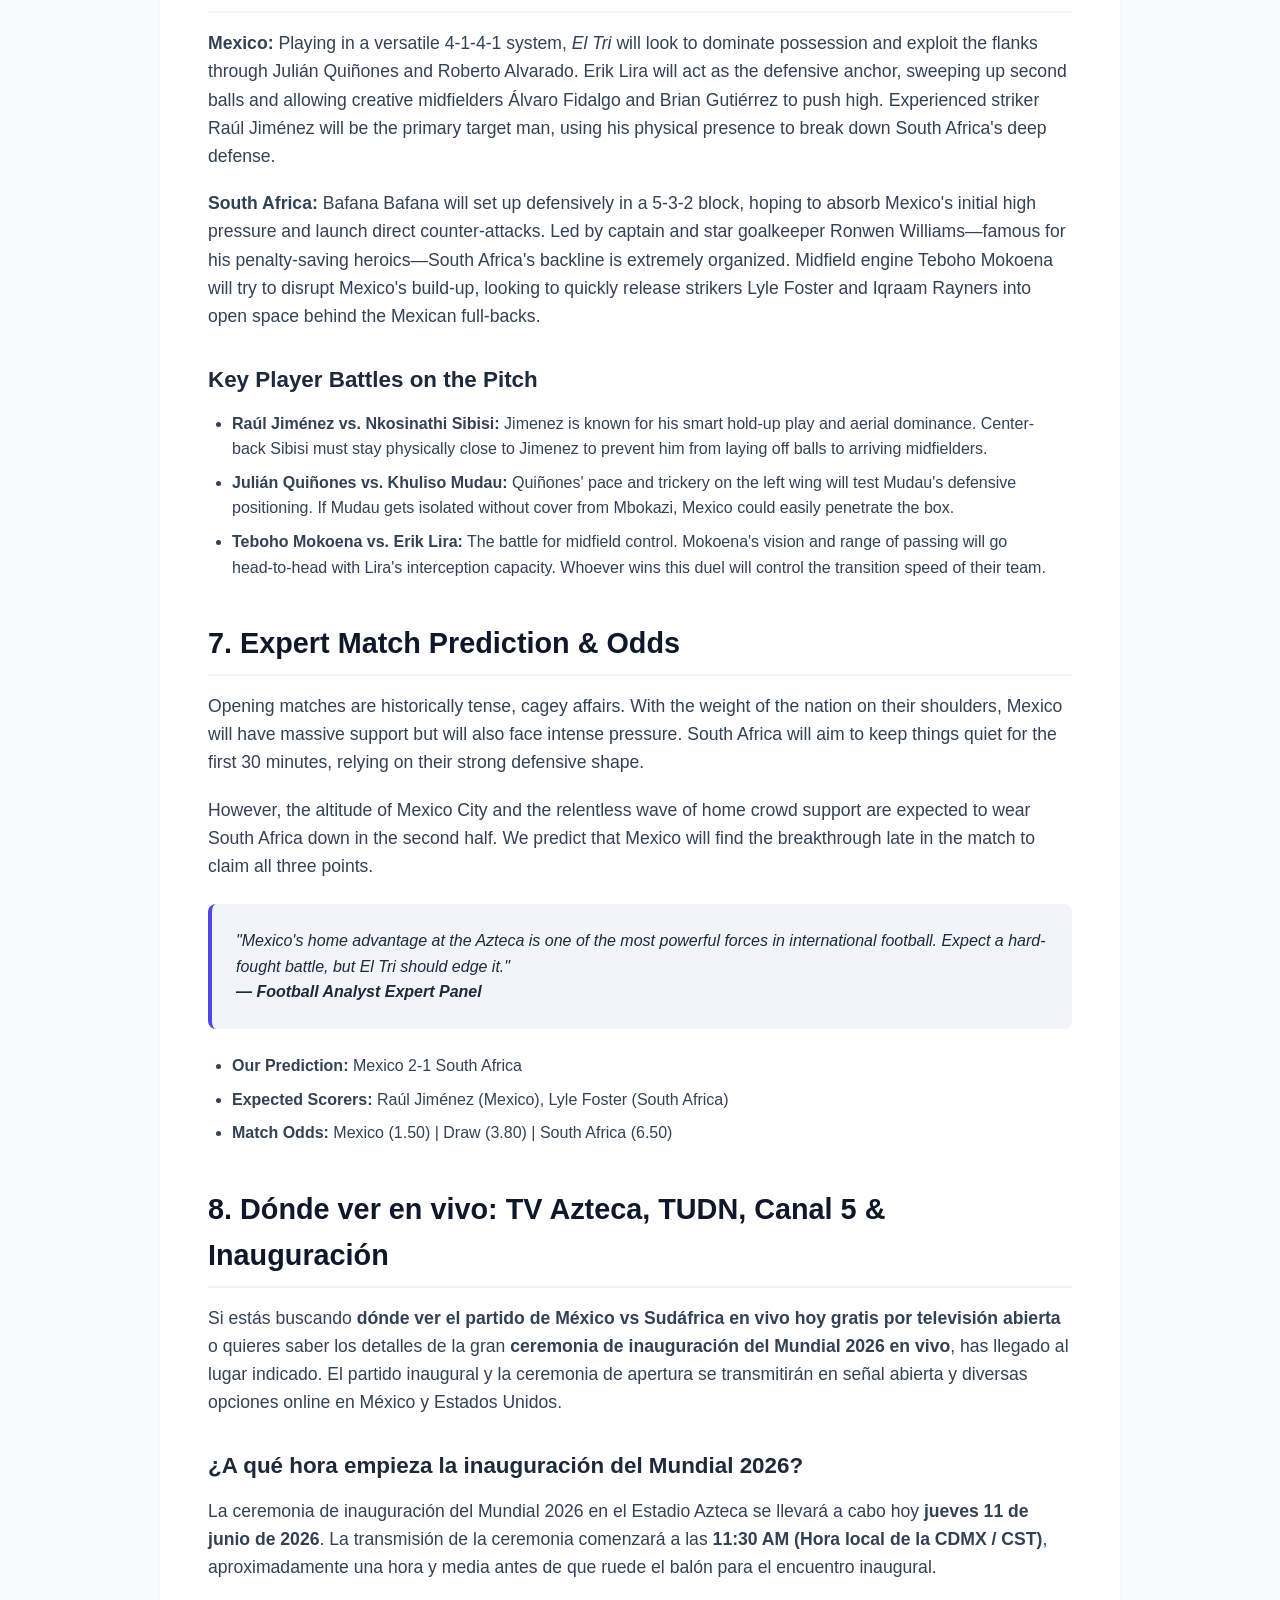
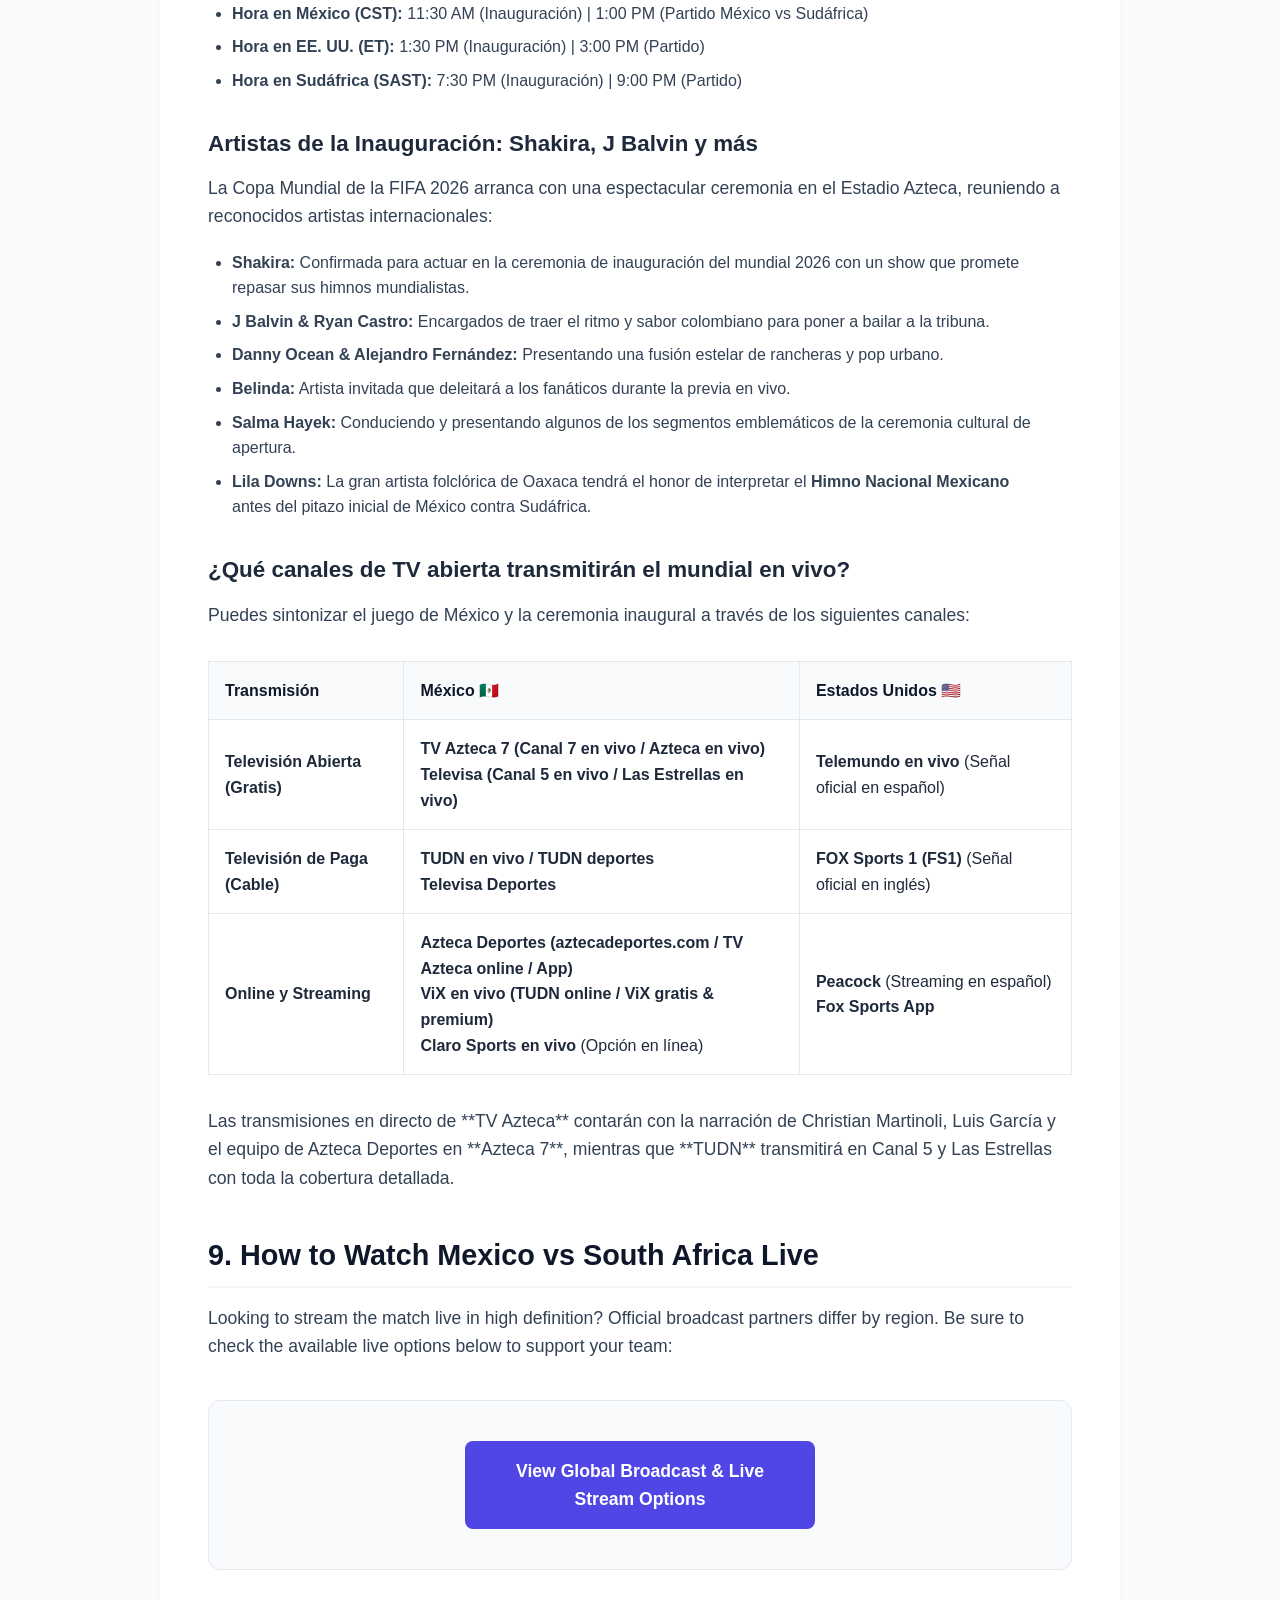
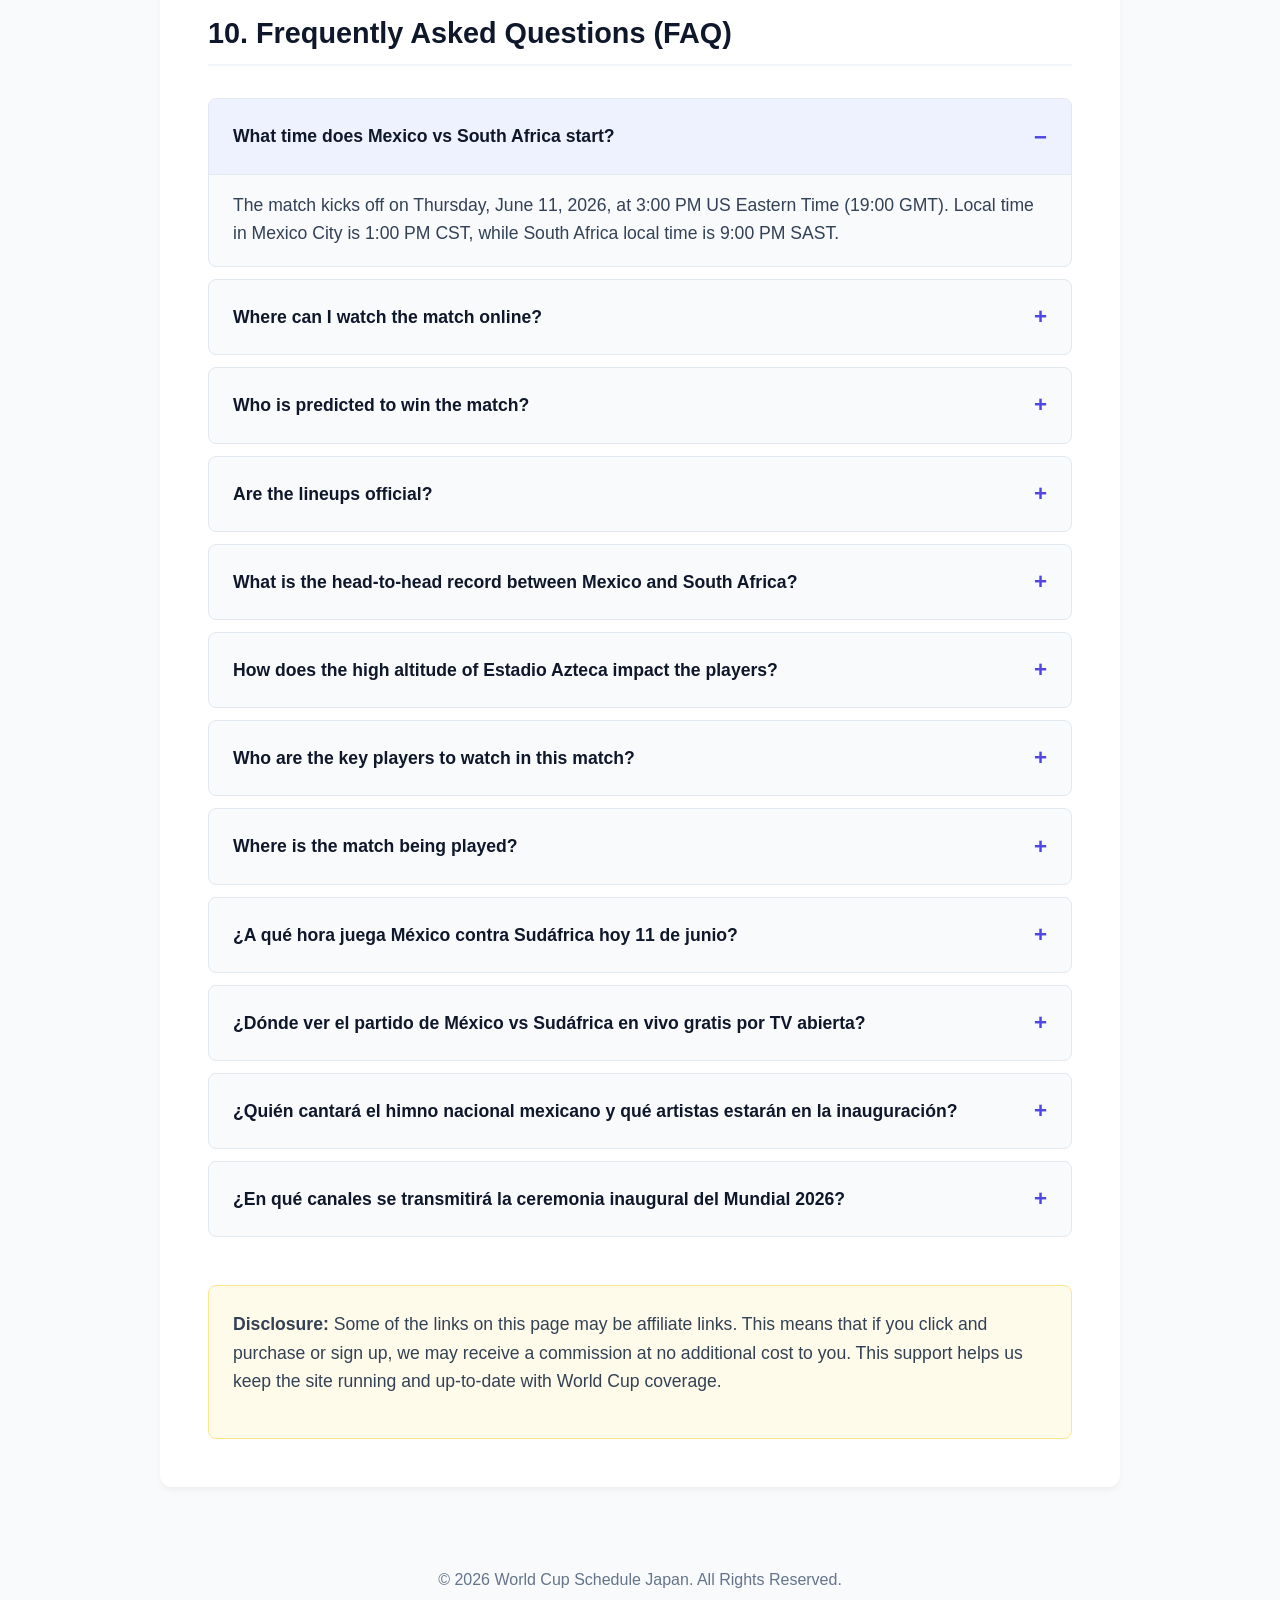
<file: mexico-vs-south-africa.html>
<!DOCTYPE html>
<html lang="en">
<head>
    <meta charset="UTF-8">
    <meta name="viewport" content="width=device-width, initial-scale=1.0">
    <title>Mexico vs South Africa: Lineups, Time & Prediction</title>
    <meta name="description" content="Get the latest on the FIFA World Cup 2026 opening match between Mexico and South Africa on June 11, 2026. Kickoff times, official lineups, predictions, and stats. México vs Sudáfrica: horario, alineaciones y pronóstico del partido inaugural.">
    <meta name="keywords" content="México vs Sudáfrica, México - Sudáfrica, horario México vs Sudáfrica, alineaciones México vs Sudáfrica, pronóstico México vs Sudáfrica, Mundial 2026, partido inaugural, Mexico vs South Africa time, lineups, prediction">
    <link rel="canonical" href="https://world-cup-schedule-jap.vercel.app/mexico-vs-south-africa.html">
    <link rel="icon" type="image/svg+xml" href="images/favicon.svg">
    <meta name="robots" content="index, follow">
    
    <!-- Open Graph -->
    <meta property="og:title" content="Mexico vs South Africa: Lineups, Time & Prediction">
    <meta property="og:description" content="Complete guide for Mexico vs South Africa World Cup 2026 opening match. Kickoff times, official lineups, head-to-head records, and expert predictions.">
    <meta property="og:image" content="https://world-cup-schedule-jap.vercel.app/images/mexico-vs-south-africa.png">
    <meta property="og:type" content="article">
    <meta property="og:url" content="https://world-cup-schedule-jap.vercel.app/mexico-vs-south-africa.html">
    
    <!-- Twitter -->
    <meta name="twitter:card" content="summary_large_image">
    <meta name="twitter:title" content="Mexico vs South Africa: Lineups, Time & Prediction">
    <meta name="twitter:description" content="Complete guide for Mexico vs South Africa World Cup 2026 opening match. Kickoff times, official lineups, head-to-head records, and expert predictions.">
    <meta name="twitter:image" content="https://world-cup-schedule-jap.vercel.app/images/mexico-vs-south-africa.png">

    <link rel="stylesheet" href="style.css">
    
    <!-- Schema.org -->
    <script type="application/ld+json">
    {
      "@context": "https://schema.org",
      "@type": "Article",
      "mainEntityOfPage": {
        "@type": "WebPage",
        "@id": "https://world-cup-schedule-jap.vercel.app/mexico-vs-south-africa.html"
      },
      "headline": "Mexico vs South Africa: Lineups, Time & Prediction",
      "description": "All details for the Mexico vs South Africa FIFA World Cup 2026 opening match on June 11, 2026. Kickoff times, official starting lineups, squads, stadium details, and expert match predictions.",
      "image": "https://world-cup-schedule-jap.vercel.app/images/mexico-vs-south-africa.png",
      "author": {
        "@type": "Organization",
        "name": "World Cup Schedule Japan"
      },
      "publisher": {
        "@type": "Organization",
        "name": "World Cup Schedule Japan",
        "logo": {
          "@type": "ImageObject",
          "url": "https://world-cup-schedule-jap.vercel.app/images/social.webp"
        }
      },
      "datePublished": "2026-06-11T12:00:00.000Z",
      "dateModified": "2026-06-11T18:30:00.000Z"
    }
    </script>

    <script type="application/ld+json">
    {
      "@context": "https://schema.org",
      "@type": "FAQPage",
      "mainEntity": [
        {
          "@type": "Question",
          "name": "What time does the Mexico vs South Africa match kick off?",
          "acceptedAnswer": {
            "@type": "Answer",
            "text": "The match kicks off on Thursday, June 11, 2026, at 3:00 PM Eastern Time (19:00 GMT). Local time in Mexico City is 1:00 PM CST, and South Africa local time is 9:00 PM SAST."
          }
        },
        {
          "@type": "Question",
          "name": "Where is the Mexico vs South Africa World Cup 2026 match being played?",
          "acceptedAnswer": {
            "@type": "Answer",
            "text": "The match is played at the historic Estadio Azteca (Mexico City Stadium) in Mexico City, Mexico, which is the first stadium to host three World Cup opening matches."
          }
        },
        {
          "@type": "Question",
          "name": "What are the starting lineups for the Mexico vs South Africa opening match?",
          "acceptedAnswer": {
            "@type": "Answer",
            "text": "Mexico starting in a 4-1-4-1 setup features Rangel in goal, Sanchez, Vasquez, Montes, and Gallardo in defense, Lira as the holding midfielder, Alvarado, Gutierrez, Fidalgo, and Quinones in midfield, and Jimenez up front. South Africa features captain Williams in goal, Modiba, Mbokazi, Sibisi, Mudau, and Okon in defense, with Mokoena, Sithole, and Adams in midfield supporting Rayners and Foster."
          }
        },
        {
          "@type": "Question",
          "name": "What is the prediction for the Mexico vs South Africa opening game?",
          "acceptedAnswer": {
            "@type": "Answer",
            "text": "Predictions lean towards a 2-1 or 1-0 victory for Mexico due to their home advantage and strong squad depth, but South Africa's counter-attacking strength makes a tight draw a real possibility."
          }
        },
        {
          "@type": "Question",
          "name": "What is the head-to-head record between Mexico and South Africa?",
          "acceptedAnswer": {
            "@type": "Answer",
            "text": "Historically, Mexico and South Africa have faced each other 4 times. Mexico has won 2 matches, South Africa has won 1 match, and 1 match ended in a draw (their famous 1-1 opening match in the 2010 World Cup)."
          }
        },
        {
          "@type": "Question",
          "name": "How does the high altitude of Estadio Azteca impact the players?",
          "acceptedAnswer": {
            "@type": "Answer",
            "text": "Estadio Azteca is situated at 2,240 meters (7,349 feet) above sea level. This high altitude means thinner air, which causes players to tire faster and makes the ball travel faster in flight, giving an advantage to home players accustomed to the conditions."
          }
        },
        {
          "@type": "Question",
          "name": "Who are the key player matchups to watch in Mexico vs South Africa?",
          "acceptedAnswer": {
            "@type": "Answer",
            "text": "Key matchups include Mexico's striker Raul Jimenez battling South Africa's center-backs Nkosinathi Sibisi and Mbekezeli Mbokazi, and South Africa's star winger/forward Lyle Foster going against Mexico's center-back Johan Vasquez."
          }
        },
        {
          "@type": "Question",
          "name": "Where can I watch the Mexico vs South Africa match live?",
          "acceptedAnswer": {
            "@type": "Answer",
            "text": "The match can be streamed on official FIFA broadcast platforms, or through local rights holders such as FOX Sports/Telemundo (US), SABC (South Africa), and TV Azteca/Televisa (Mexico)."
          }
        },
        {
          "@type": "Question",
          "name": "¿A qué hora juega México contra Sudáfrica hoy 11 de junio?",
          "acceptedAnswer": {
            "@type": "Answer",
            "text": "El partido de México vs Sudáfrica se juega hoy jueves 11 de junio a las 13:00 hora de la CDMX (15:00 ET / 19:00 GMT). La inauguración del mundial inicia a las 11:30 AM en el Estadio Azteca."
          }
        },
        {
          "@type": "Question",
          "name": "¿Dónde ver el partido de México vs Sudáfrica en vivo gratis por TV abierta?",
          "acceptedAnswer": {
            "@type": "Answer",
            "text": "En México se transmite en vivo por televisión abierta gratis en Azteca 7 (TV Azteca) y Canal 5 (Televisa). También online en el sitio de Azteca Deportes y TUDN/ViX."
          }
        },
        {
          "@type": "Question",
          "name": "¿Quién cantará el himno nacional mexicano y qué artistas estarán en la inauguración?",
          "acceptedAnswer": {
            "@type": "Answer",
            "text": "Lila Downs cantará el Himno Nacional. Los artistas confirmados de la ceremonia inaugural incluyen a Shakira, Danny Ocean, J Balvin, Ryan Castro, Alejandro Fernández y Belinda, con la participación especial de Salma Hayek."
          }
        },
        {
          "@type": "Question",
          "name": "¿En qué canales se transmitirá la ceremonia inaugural del Mundial 2026?",
          "acceptedAnswer": {
            "@type": "Answer",
            "text": "La inauguración de la Copa Mundial se transmitirá por televisión abierta en Canal 5, Las Estrellas, Azteca 7 (Canal 7), y en vivo online a través de ViX y Azteca Deportes."
          }
        }
      ]
    }
    </script>

    <script type="application/ld+json">
    {
      "@context": "https://schema.org",
      "@type": "BreadcrumbList",
      "itemListElement": [
        {
          "@type": "ListItem",
          "position": 1,
          "name": "Home",
          "item": "https://world-cup-schedule-jap.vercel.app/"
        },
        {
          "@type": "ListItem",
          "position": 2,
          "name": "Mexico vs South Africa",
          "item": "https://world-cup-schedule-jap.vercel.app/mexico-vs-south-africa.html"
        }
      ]
    }
    </script>

    <!-- SportsEvent: Mexico vs South Africa -->
    <script type="application/ld+json">
    {
      "@context": "https://schema.org",
      "@type": "SportsEvent",
      "name": "Mexico vs South Africa — FIFA World Cup 2026 Group A Opening Match",
      "description": "The official opening match of the 48-team FIFA World Cup 2026 between host nation Mexico and South Africa at Estadio Azteca.",
      "image": [
        "https://world-cup-schedule-jap.vercel.app/images/mexico-vs-south-africa.png"
      ],
      "startDate": "2026-06-11T13:00:00-06:00",
      "endDate": "2026-06-11T15:00:00-06:00",
      "eventStatus": "https://schema.org/EventScheduled",
      "eventAttendanceMode": "https://schema.org/OfflineEventAttendanceMode",
      "location": {
        "@type": "Place",
        "name": "Estadio Azteca",
        "address": {
          "@type": "PostalAddress",
          "streetAddress": "Calzada de Tlalpan 3465",
          "addressLocality": "Mexico City",
          "addressRegion": "CDMX",
          "postalCode": "04650",
          "addressCountry": "MX"
        }
      },
      "competitor": [
        {
          "@type": "SportsTeam",
          "name": "Mexico",
          "alternateName": "El Tri",
          "logo": "https://world-cup-schedule-jap.vercel.app/images/social.webp"
        },
        {
          "@type": "SportsTeam",
          "name": "South Africa",
          "alternateName": "Bafana Bafana",
          "logo": "https://world-cup-schedule-jap.vercel.app/images/social.webp"
        }
      ],
      "homeTeam": {
        "@type": "SportsTeam",
        "name": "Mexico",
        "alternateName": "El Tri"
      },
      "awayTeam": {
        "@type": "SportsTeam",
        "name": "South Africa",
        "alternateName": "Bafana Bafana"
      },
      "organizer": {
        "@type": "Organization",
        "name": "FIFA",
        "url": "https://www.fifa.com"
      },
      "sport": "Soccer"
    }
    </script>
    
    <!-- Google tag (gtag.js) -->
    <script async src="https://www.googletagmanager.com/gtag/js?id=G-54TRPEZHJJ"></script>
    <script>
      window.dataLayer = window.dataLayer || [];
      function gtag(){dataLayer.push(arguments);}
      gtag('js', new Date());
      gtag('config', 'G-54TRPEZHJJ');
    </script>
</head>
<body>
    <header class="site-header">
        <div class="container">
            <a href="https://world-cup-schedule-jap.vercel.app/" class="logo">World Cup Schedule Japan</a>
            <nav>
                <a href="https://world-cup-schedule-jap.vercel.app/">ホーム (Home)</a>
                <div class="dropdown">
                    <button class="dropbtn">W杯マッチ一覧 (Matches) <i class="arrow down"></i></button>
                    <div class="dropdown-content">
                        <a href="mexico-vs-south-africa.html">メキシコ対南アフリカ (Mexico vs South Africa)</a>
                        <a href="korea-republic-vs-czechia.html">韓国対チェコ (Korea vs Czechia)</a>
                        <a href="canada-vs-bosnia-and-herzegovina.html">カナダ対ボスニア (Canada vs Bosnia)</a>
                        <a href="usa-vs-paraguay.html">米国対パラグアイ (USA vs Paraguay)</a>
                        <a href="qatar-vs-switzerland.html">カタール対スイス (Qatar vs Switzerland)</a>
                        <a href="brazil-vs-morocco.html">ブラジル対モロッコ (Brazil vs Morocco)</a>
                        <a href="haiti-vs-scotland.html">ハイチ対スコットランド (Haiti vs Scotland)</a>
                        <a href="australia-vs-turkiye.html">豪州対トルコ (Australia vs Türkiye)</a>
                    </div>
                </div>
                <a href="#faq">FAQ</a>
            </nav>
        </div>
    </header>

    <main>
        <section class="hero-section">
            <div class="container hero-grid">
                <div class="hero-content">
                    <h1>Mexico vs South Africa Match Time, Lineups & Prediction</h1>
                    <p class="hero-intro">The wait is finally over! The FIFA World Cup 2026 officially kicks off today with a highly anticipated Group A opening match between the host nation Mexico and South Africa. Witness history as these two iconic teams clash at the legendary Estadio Azteca.</p>
                    <ul class="hero-benefits">
                        <li>Find exact kickoff times across global time zones (US, GMT, SAST, JST).</li>
                        <li>Get the official, newly confirmed starting lineups and tactical formations.</li>
                        <li>Read professional game analysis, head-to-head stats, and score predictions.</li>
                    </ul>
                    <div class="hero-cta">
                        <a href="https://kirujh.com/af?o=94df0498e87444a4e8a2868db41bc609:ed38ad976803b05699a153c238cc619d" class="cta-button" target="_blank" rel="sponsored nofollow noopener noreferrer">Watch World Cup Live Streams</a>
                    </div>
                </div>
                <div class="hero-image">
                    <img src="images/mexico-vs-south-africa.png" alt="Mexico vs South Africa World Cup 2026 Opening Match Banner" width="800" height="450" loading="eager">
                </div>
            </div>
        </section>

        <div class="container">
            <article class="post-content">
                         <div class="toc">
                    <div class="toc-title">Table of Contents</div>
                    <ul>
                        <li><a href="#section-overview">1. Match Overview & Historical Context</a></li>
                        <li><a href="#section-time">2. Kickoff Time & Global Schedule</a></li>
                        <li><a href="#section-h2h">3. Head-to-Head (H2H) Records & Historical Clashes</a></li>
                        <li><a href="#section-venue">4. The Historic Venue: Estadio Azteca & Altitude Impact</a></li>
                        <li><a href="#section-lineups">5. Official Starting Lineups</a></li>
                        <li><a href="#section-tactics">6. Tactical Analysis & Key Player Battles</a></li>
                        <li><a href="#section-prediction">7. Expert Match Prediction & Odds</a></li>
                        <li><a href="#section-tv-mexico">8. Dónde ver en vivo: TV Azteca, TUDN, Canal 5 & Inauguración</a></li>
                        <li><a href="#section-watch">9. How to Watch Mexico vs South Africa Live</a></li>
                        <li><a href="#faq">10. Frequently Asked Questions (FAQ)</a></li>
                    </ul>
                </div>

                <div class="aio-snippet">
                    <strong>💡 AIO Match Summary:</strong> The FIFA World Cup 2026 opening match between Mexico and South Africa takes place today, Thursday, June 11, 2026, at the Estadio Azteca. The match kicks off at 3:00 PM Eastern Time (19:00 GMT / 1:00 PM local Mexico City / 9:00 PM SAST / Friday 4:00 AM JST). With both teams looking to secure a winning start in Group A, expert predictions lean toward a 2-1 victory for Mexico on home turf.
                    <hr style="margin: 1rem 0; border: 0; border-top: 1px solid #bbf7d0;">
                    <strong>🇪🇸 Resumen del Partido (México vs. Sudáfrica):</strong> Horario del partido inaugural del Mundial 2026 hoy 11 de junio a las 13:00 (Hora local de CDMX). Pronóstico: gana México 2-1. Revisa las alineaciones confirmadas y detalles del encuentro.
                </div>

                <h2 id="section-overview">1. Match Overview & Historical Context</h2>
                <p>Today's clash marks the official beginning of the most historic FIFA World Cup yet. Expanding to 48 teams for the first time, the tournament starts with a sensational fixture that has massive historical significance. In 2010, South Africa hosted the World Cup and played Mexico in the opening game, resulting in an unforgettable 1-1 draw highlighted by Siphiwe Tshabalala's iconic rocket goal.</p>
                <p>Sixteen years later, the roles are reversed. Mexico serves as one of the three host nations (alongside the USA and Canada) and welcomes South Africa's "Bafana Bafana" to their own soil. Mexico enters the match in great form, enjoying an eight-match unbeaten streak. They are heavily favored to win Group A, but South Africa, led by the tactical prowess of their coaching staff and the heroics of captain Ronwen Williams, presents a major threat on the counter-attack.</p>

                <h2 id="section-time">2. Kickoff Time & Global Schedule</h2>
                <p>The match is scheduled to kick off today, <strong>Thursday, June 11, 2026</strong>. To make sure you don't miss a single second of this epic opener, check the local match start time for your region below:</p>

                <div class="table-responsive">
                    <table class="comparison-table fixtures-table">
                        <thead>
                            <tr>
                                <th>Time Zone</th>
                                <th>Local Match Date</th>
                                <th>Kickoff Time</th>
                            </tr>
                        </thead>
                        <tbody>
                            <tr>
                                <td><strong>Mexico City (CST - Local Venue Time)</strong></td>
                                <td>Thursday, June 11, 2026</td>
                                <td>1:00 PM</td>
                            </tr>
                            <tr>
                                <td><strong>US Eastern Time (ET)</strong></td>
                                <td>Thursday, June 11, 2026</td>
                                <td>3:00 PM</td>
                            </tr>
                            <tr>
                                <td><strong>Greenwich Mean Time (GMT)</strong></td>
                                <td>Thursday, June 11, 2026</td>
                                <td>7:00 PM</td>
                            </tr>
                            <tr>
                                <td><strong>South Africa Standard Time (SAST)</strong></td>
                                <td>Thursday, June 11, 2026</td>
                                <td>9:00 PM</td>
                            </tr>
                            <tr>
                                <td><strong>Japan Standard Time (JST)</strong></td>
                                <td>Friday, June 12, 2026</td>
                                <td>4:00 AM</td>
                            </tr>
                        </tbody>
                    </table>
                </div>

                <h2 id="section-h2h">3. Head-to-Head (H2H) Records & Historical Clashes</h2>
                <p>Mexico and South Africa have faced each other in international fixtures only a handful of times, but their matchups have always produced high entertainment and competitive drama. Across their past four meetings, Mexico leads the head-to-head series with 2 wins, while South Africa has claimed 1 victory, with the remaining match ending in a draw.</p>

                <div class="table-responsive">
                    <table class="comparison-table">
                        <thead>
                            <tr>
                                <th>Date</th>
                                <th>Tournament / Competition</th>
                                <th>Fixture & Result</th>
                                <th>Key Highlight</th>
                            </tr>
                        </thead>
                        <tbody>
                            <tr>
                                <td><strong>June 11, 2010</strong></td>
                                <td>FIFA World Cup (Group Stage)</td>
                                <td>South Africa 1 - 1 Mexico</td>
                                <td>Tshabalala's legendary opening goal for Bafana Bafana</td>
                            </tr>
                            <tr>
                                <td><strong>July 8, 2005</strong></td>
                                <td>CONCACAF Gold Cup</td>
                                <td>Mexico 1 - 2 South Africa</td>
                                <td>South Africa's surprise victory as a tournament guest invitee</td>
                            </tr>
                            <tr>
                                <td><strong>June 7, 2000</strong></td>
                                <td>US Cup</td>
                                <td>Mexico 4 - 2 South Africa</td>
                                <td>High-scoring classic with clinical Mexican finishing</td>
                            </tr>
                            <tr>
                                <td><strong>October 6, 1993</strong></td>
                                <td>International Friendly</td>
                                <td>Mexico 4 - 0 South Africa</td>
                                <td>First-ever meeting dominated by El Tri in Los Angeles</td>
                            </tr>
                        </tbody>
                    </table>
                </div>
                <p>The most famous of these matches is undeniably the 2010 World Cup opener at Soccer City, Johannesburg. Today's match acts as a symbolic circle-closing moment: exactly 16 years later, to the day, they meet again to kick off a new generation of the expanded 48-team World Cup.</p>

                <h2 id="section-venue">4. The Historic Venue: Estadio Azteca & Altitude Impact</h2>
                <p>The Estadio Azteca in Mexico City, Mexico, is widely regarded as one of soccer's greatest cathedrals. Having hosted the World Cup finals in 1970 (won by Pelé's Brazil) and 1986 (won by Diego Maradona's Argentina), it becomes the first stadium in history to host three World Cup opening matches.</p>
                <p>With an official altitude of over 2,240 meters (7,350 feet) above sea level and a passionate capacity crowd of over 87,000 screaming fans, the venue will be an intimidating cauldron for Bafana Bafana. Conditioning and stamina will play a decisive role in the second half as the players adapt to the thin air and high energy levels.</p>
                
                <h3>Understanding the Altitude Advantage</h3>
                <p>Playing at 2,240 meters presents two primary physical challenges that heavily favor the home side:</p>
                <ul>
                    <li><strong>Reduced Oxygen Intake:</strong> The effective oxygen pressure is about 20% lower than at sea level. Visiting players who are not acclimated to high altitude will experience quicker fatigue, elevated heart rates, and slower lactic acid recovery.</li>
                    <li><strong>Aerodynamic Changes:</strong> Due to lower air density, the match ball experiences less drag. It travels approximately 10-15% faster through the air and drops less predictably. Long-range shots, crosses, and goalkeeper clearances are harder to judge, which is something Mexico's players will seek to exploit from the starting whistle.</li>
                </ul>

                <h2 id="section-lineups">5. Official Starting Lineups</h2>
                <p>Both managers have announced their official starting squads for today's opening game, opting for balanced but ambitious formations:</p>

                <div class="table-responsive">
                    <table class="comparison-table">
                        <thead>
                            <tr>
                                <th>Position</th>
                                <th>🇲🇽 Mexico (4-1-4-1)</th>
                                <th>🇿🇦 South Africa (5-3-2)</th>
                            </tr>
                        </thead>
                        <tbody>
                            <tr>
                                <td><strong>Goalkeeper</strong></td>
                                <td>Raúl Rangel</td>
                                <td>Ronwen Williams (C)</td>
                            </tr>
                            <tr>
                                <td><strong>Defenders</strong></td>
                                <td>
                                    Jorge Sánchez<br>
                                    César Montes<br>
                                    Johan Vásquez<br>
                                    Jesús Gallardo
                                </td>
                                <td>
                                    Khuliso Mudau<br>
                                    Nkosinathi Sibisi<br>
                                    Mbekezeli Mbokazi<br>
                                    Ime Okon<br>
                                    Audrey Modiba
                                </td>
                            </tr>
                            <tr>
                                <td><strong>Midfielders</strong></td>
                                <td>
                                    Erik Lira (DM)<br>
                                    Roberto Alvarado (RM)<br>
                                    Brian Gutiérrez (CM)<br>
                                    Álvaro Fidalgo (CM)<br>
                                    Julián Quiñones (LM)
                                </td>
                                <td>
                                    Teboho Mokoena<br>
                                    Sphephelo Sithole<br>
                                    Jayden Adams
                                </td>
                            </tr>
                            <tr>
                                <td><strong>Forwards</strong></td>
                                <td>Raúl Jiménez</td>
                                <td>
                                    Lyle Foster<br>
                                    Iqraam Rayners
                                </td>
                            </tr>
                        </tbody>
                    </table>
                </div>

                <h2 id="section-tactics">6. Tactical Analysis & Key Player Battles</h2>
                <p><strong>Mexico:</strong> Playing in a versatile 4-1-4-1 system, <em>El Tri</em> will look to dominate possession and exploit the flanks through Julián Quiñones and Roberto Alvarado. Erik Lira will act as the defensive anchor, sweeping up second balls and allowing creative midfielders Álvaro Fidalgo and Brian Gutiérrez to push high. Experienced striker Raúl Jiménez will be the primary target man, using his physical presence to break down South Africa's deep defense.</p>
                
                <p><strong>South Africa:</strong> Bafana Bafana will set up defensively in a 5-3-2 block, hoping to absorb Mexico's initial high pressure and launch direct counter-attacks. Led by captain and star goalkeeper Ronwen Williams—famous for his penalty-saving heroics—South Africa's backline is extremely organized. Midfield engine Teboho Mokoena will try to disrupt Mexico's build-up, looking to quickly release strikers Lyle Foster and Iqraam Rayners into open space behind the Mexican full-backs.</p>

                <h3>Key Player Battles on the Pitch</h3>
                <ul>
                    <li><strong>Raúl Jiménez vs. Nkosinathi Sibisi:</strong> Jimenez is known for his smart hold-up play and aerial dominance. Center-back Sibisi must stay physically close to Jimenez to prevent him from laying off balls to arriving midfielders.</li>
                    <li><strong>Julián Quiñones vs. Khuliso Mudau:</strong> Quiñones' pace and trickery on the left wing will test Mudau's defensive positioning. If Mudau gets isolated without cover from Mbokazi, Mexico could easily penetrate the box.</li>
                    <li><strong>Teboho Mokoena vs. Erik Lira:</strong> The battle for midfield control. Mokoena's vision and range of passing will go head-to-head with Lira's interception capacity. Whoever wins this duel will control the transition speed of their team.</li>
                </ul>

                <h2 id="section-prediction">7. Expert Match Prediction & Odds</h2>
                <p>Opening matches are historically tense, cagey affairs. With the weight of the nation on their shoulders, Mexico will have massive support but will also face intense pressure. South Africa will aim to keep things quiet for the first 30 minutes, relying on their strong defensive shape.</p>
                <p>However, the altitude of Mexico City and the relentless wave of home crowd support are expected to wear South Africa down in the second half. We predict that Mexico will find the breakthrough late in the match to claim all three points.</p>
                
                <blockquote>
                    "Mexico's home advantage at the Azteca is one of the most powerful forces in international football. Expect a hard-fought battle, but El Tri should edge it."<br>
                    <strong>— Football Analyst Expert Panel</strong>
                </blockquote>

                <ul>
                    <li><strong>Our Prediction:</strong> Mexico 2-1 South Africa</li>
                    <li><strong>Expected Scorers:</strong> Raúl Jiménez (Mexico), Lyle Foster (South Africa)</li>
                    <li><strong>Match Odds:</strong> Mexico (1.50) | Draw (3.80) | South Africa (6.50)</li>
                </ul>

                <h2 id="section-tv-mexico">8. Dónde ver en vivo: TV Azteca, TUDN, Canal 5 & Inauguración</h2>
                <p>Si estás buscando <strong>dónde ver el partido de México vs Sudáfrica en vivo hoy gratis por televisión abierta</strong> o quieres saber los detalles de la gran <strong>ceremonia de inauguración del Mundial 2026 en vivo</strong>, has llegado al lugar indicado. El partido inaugural y la ceremonia de apertura se transmitirán en señal abierta y diversas opciones online en México y Estados Unidos.</p>

                <h3>¿A qué hora empieza la inauguración del Mundial 2026?</h3>
                <p>La ceremonia de inauguración del Mundial 2026 en el Estadio Azteca se llevará a cabo hoy <strong>jueves 11 de junio de 2026</strong>. La transmisión de la ceremonia comenzará a las <strong>11:30 AM (Hora local de la CDMX / CST)</strong>, aproximadamente una hora y media antes de que ruede el balón para el encuentro inaugural.</p>
                <ul>
                    <li><strong>Hora en México (CST):</strong> 11:30 AM (Inauguración) | 1:00 PM (Partido México vs Sudáfrica)</li>
                    <li><strong>Hora en EE. UU. (ET):</strong> 1:30 PM (Inauguración) | 3:00 PM (Partido)</li>
                    <li><strong>Hora en Sudáfrica (SAST):</strong> 7:30 PM (Inauguración) | 9:00 PM (Partido)</li>
                </ul>

                <h3>Artistas de la Inauguración: Shakira, J Balvin y más</h3>
                <p>La Copa Mundial de la FIFA 2026 arranca con una espectacular ceremonia en el Estadio Azteca, reuniendo a reconocidos artistas internacionales:</p>
                <ul>
                    <li><strong>Shakira:</strong> Confirmada para actuar en la ceremonia de inauguración del mundial 2026 con un show que promete repasar sus himnos mundialistas.</li>
                    <li><strong>J Balvin & Ryan Castro:</strong> Encargados de traer el ritmo y sabor colombiano para poner a bailar a la tribuna.</li>
                    <li><strong>Danny Ocean & Alejandro Fernández:</strong> Presentando una fusión estelar de rancheras y pop urbano.</li>
                    <li><strong>Belinda:</strong> Artista invitada que deleitará a los fanáticos durante la previa en vivo.</li>
                    <li><strong>Salma Hayek:</strong> Conduciendo y presentando algunos de los segmentos emblemáticos de la ceremonia cultural de apertura.</li>
                    <li><strong>Lila Downs:</strong> La gran artista folclórica de Oaxaca tendrá el honor de interpretar el <strong>Himno Nacional Mexicano</strong> antes del pitazo inicial de México contra Sudáfrica.</li>
                </ul>

                <h3>¿Qué canales de TV abierta transmitirán el mundial en vivo?</h3>
                <p>Puedes sintonizar el juego de México y la ceremonia inaugural a través de los siguientes canales:</p>
                <div class="table-responsive">
                    <table class="comparison-table">
                        <thead>
                            <tr>
                                <th>Transmisión</th>
                                <th>México 🇲🇽</th>
                                <th>Estados Unidos 🇺🇸</th>
                            </tr>
                        </thead>
                        <tbody>
                            <tr>
                                <td><strong>Televisión Abierta (Gratis)</strong></td>
                                <td>
                                    <strong>TV Azteca 7 (Canal 7 en vivo / Azteca en vivo)</strong><br>
                                    <strong>Televisa (Canal 5 en vivo / Las Estrellas en vivo)</strong>
                                </td>
                                <td>
                                    <strong>Telemundo en vivo</strong> (Señal oficial en español)
                                </td>
                            </tr>
                            <tr>
                                <td><strong>Televisión de Paga (Cable)</strong></td>
                                <td>
                                    <strong>TUDN en vivo / TUDN deportes</strong><br>
                                    <strong>Televisa Deportes</strong>
                                </td>
                                <td>
                                    <strong>FOX Sports 1 (FS1)</strong> (Señal oficial en inglés)
                                </td>
                            </tr>
                            <tr>
                                <td><strong>Online y Streaming</strong></td>
                                <td>
                                    <strong>Azteca Deportes (aztecadeportes.com / TV Azteca online / App)</strong><br>
                                    <strong>ViX en vivo (TUDN online / ViX gratis & premium)</strong><br>
                                    <strong>Claro Sports en vivo</strong> (Opción en línea)
                                </td>
                                <td>
                                    <strong>Peacock</strong> (Streaming en español)<br>
                                    <strong>Fox Sports App</strong>
                                </td>
                            </tr>
                        </tbody>
                    </table>
                </div>
                <p>Las transmisiones en directo de **TV Azteca** contarán con la narración de Christian Martinoli, Luis García y el equipo de Azteca Deportes en **Azteca 7**, mientras que **TUDN** transmitirá en Canal 5 y Las Estrellas con toda la cobertura detallada.</p>

                <h2 id="section-watch">9. How to Watch Mexico vs South Africa Live</h2>
                <p>Looking to stream the match live in high definition? Official broadcast partners differ by region. Be sure to check the available live options below to support your team:</p>

                <div class="cta-wrapper">
                    <a href="https://kirujh.com/af?o=94df0498e87444a4e8a2868db41bc609:ed38ad976803b05699a153c238cc619d" class="cta-button" target="_blank" rel="sponsored nofollow noopener noreferrer">View Global Broadcast & Live Stream Options</a>
                </div>

                <h2 id="faq">10. Frequently Asked Questions (FAQ)</h2>
                <div class="faq-section">
                    <details class="faq-item" open>
                        <summary>What time does Mexico vs South Africa start?</summary>
                        <div class="faq-answer">
                            <p>The match kicks off on Thursday, June 11, 2026, at 3:00 PM US Eastern Time (19:00 GMT). Local time in Mexico City is 1:00 PM CST, while South Africa local time is 9:00 PM SAST.</p>
                        </div>
                    </details>

                    <details class="faq-item">
                        <summary>Where can I watch the match online?</summary>
                        <div class="faq-answer">
                            <p>You can check the local sports broadcasting schedules in your country or use the official online streaming partners for the World Cup. You can access the direct stream options using the links provided on this page.</p>
                        </div>
                    </details>

                    <details class="faq-item">
                        <summary>Who is predicted to win the match?</summary>
                        <div class="faq-answer">
                            <p>Mexico is the favorite to win due to home advantage and squad depth. The predicted scoreline is a 2-1 victory for Mexico, though South Africa has the defensive capacity to force a draw.</p>
                        </div>
                    </details>

                    <details class="faq-item">
                        <summary>Are the lineups official?</summary>
                        <div class="faq-answer">
                            <p>Yes, the starting lineups have been officially released by both managers and are detailed in the lineups comparison table above.</p>
                        </div>
                    </details>

                    <details class="faq-item">
                        <summary>What is the head-to-head record between Mexico and South Africa?</summary>
                        <div class="faq-answer">
                            <p>Historically, the two teams have met 4 times. Mexico has won 2 matches, South Africa has won 1, and 1 match ended in a draw (1-1 in the 2010 World Cup opening match).</p>
                        </div>
                    </details>

                    <details class="faq-item">
                        <summary>How does the high altitude of Estadio Azteca impact the players?</summary>
                        <div class="faq-answer">
                            <p>The stadium is located 2,240 meters above sea level. This leads to 20% lower effective oxygen levels, causing faster muscle fatigue, and lower air drag, making the match ball travel 10-15% faster.</p>
                        </div>
                    </details>

                    <details class="faq-item">
                        <summary>Who are the key players to watch in this match?</summary>
                        <div class="faq-answer">
                            <p>Key players to keep an eye on include Mexico's striker Raúl Jiménez and winger Julián Quiñones, alongside South Africa's goalkeeper Ronwen Williams and forward Lyle Foster.</p>
                        </div>
                    </details>

                    <details class="faq-item">
                        <summary>Where is the match being played?</summary>
                        <div class="faq-answer">
                            <p>The match takes place at the legendary Estadio Azteca in Mexico City, Mexico, which holds a capacity of over 87,000 fans.</p>
                        </div>
                    </details>

                    <details class="faq-item">
                        <summary>¿A qué hora juega México contra Sudáfrica hoy 11 de junio?</summary>
                        <div class="faq-answer">
                            <p>El partido de México vs Sudáfrica se juega hoy jueves 11 de junio de 2026 a las 13:00 (1:00 PM) hora local de la Ciudad de México (CST), que equivale a las 3:00 PM US Eastern Time (ET). La inauguración del mundial inicia a las 11:30 AM en el Estadio Azteca.</p>
                        </div>
                    </details>

                    <details class="faq-item">
                        <summary>¿Dónde ver el partido de México vs Sudáfrica en vivo gratis por TV abierta?</summary>
                        <div class="faq-answer">
                            <p>En México, el partido se puede ver gratis en vivo por televisión abierta sintonizando Azteca 7 (Canal 7) y Canal 5 de Televisa. También puedes verlo en vivo por internet gratis a través de la web oficial de Azteca Deportes (aztecadeportes.com) y en ViX.</p>
                        </div>
                    </details>

                    <details class="faq-item">
                        <summary>¿Quién cantará el himno nacional mexicano y qué artistas estarán en la inauguración?</summary>
                        <div class="faq-answer">
                            <p>La reconocida cantante Lila Downs entonará el Himno Nacional Mexicano. Para la ceremonia de inauguración del mundial se ha confirmado la actuación de artistas como Shakira, Danny Ocean, J Balvin, Ryan Castro, Alejandro Fernández y Belinda, con Salma Hayek como presentadora especial.</p>
                        </div>
                    </details>

                    <details class="faq-item">
                        <summary>¿En qué canales se transmitirá la ceremonia inaugural del Mundial 2026?</summary>
                        <div class="faq-answer">
                            <p>La ceremonia de inauguración del Mundial se transmitirá en vivo por Canal 5, Las Estrellas, TUDN y Azteca 7 (Canal 7) en México. Para los Estados Unidos se podrá ver a través de Telemundo y en línea por la plataforma Peacock.</p>
                        </div>
                    </details>
                </div>

                <div class="affiliate-disclosure">
                    <p><strong>Disclosure:</strong> Some of the links on this page may be affiliate links. This means that if you click and purchase or sign up, we may receive a commission at no additional cost to you. This support helps us keep the site running and up-to-date with World Cup coverage.</p>
                </div>
            </article>
        </div>
    </main>

    <footer class="site-footer">
        <div class="container">
            <p>&copy; 2026 World Cup Schedule Japan. All Rights Reserved.</p>
        </div>
    </footer>

    <script src="script.js"></script>
</body>
</html>
</file>
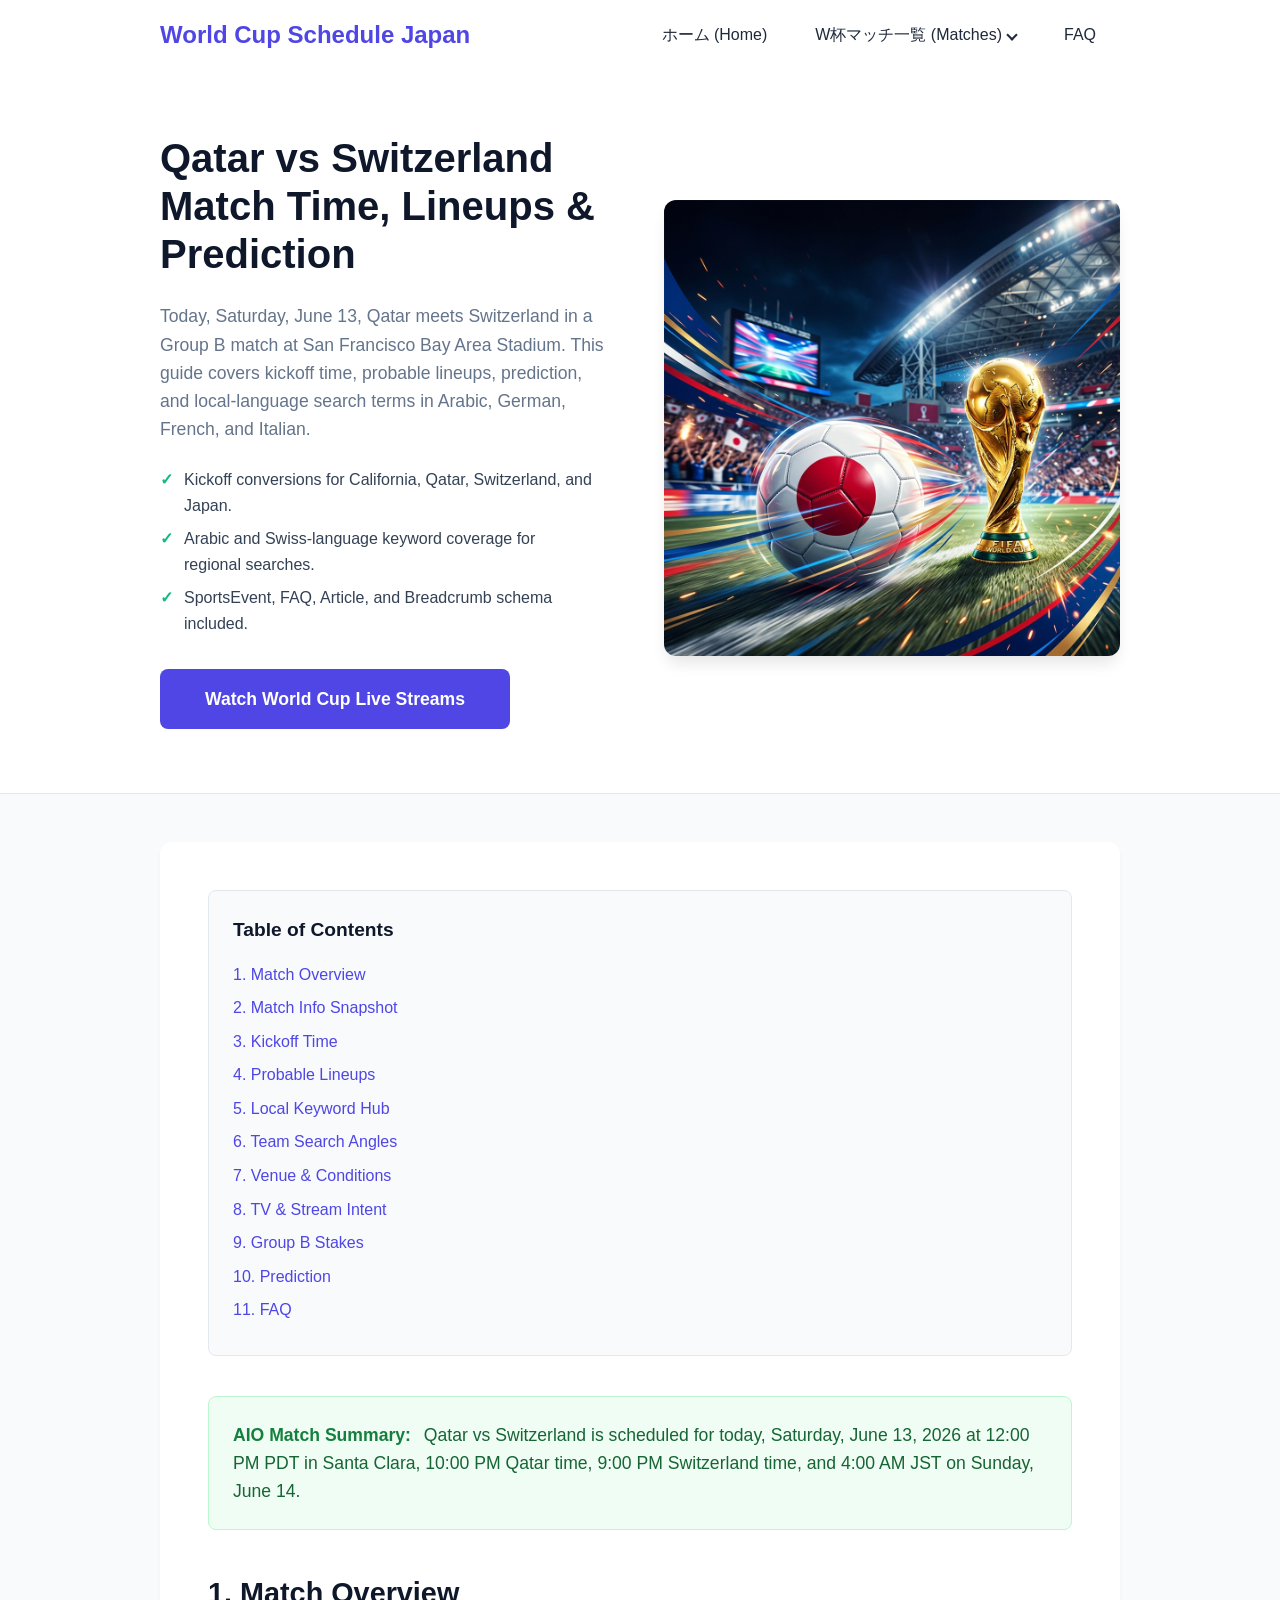
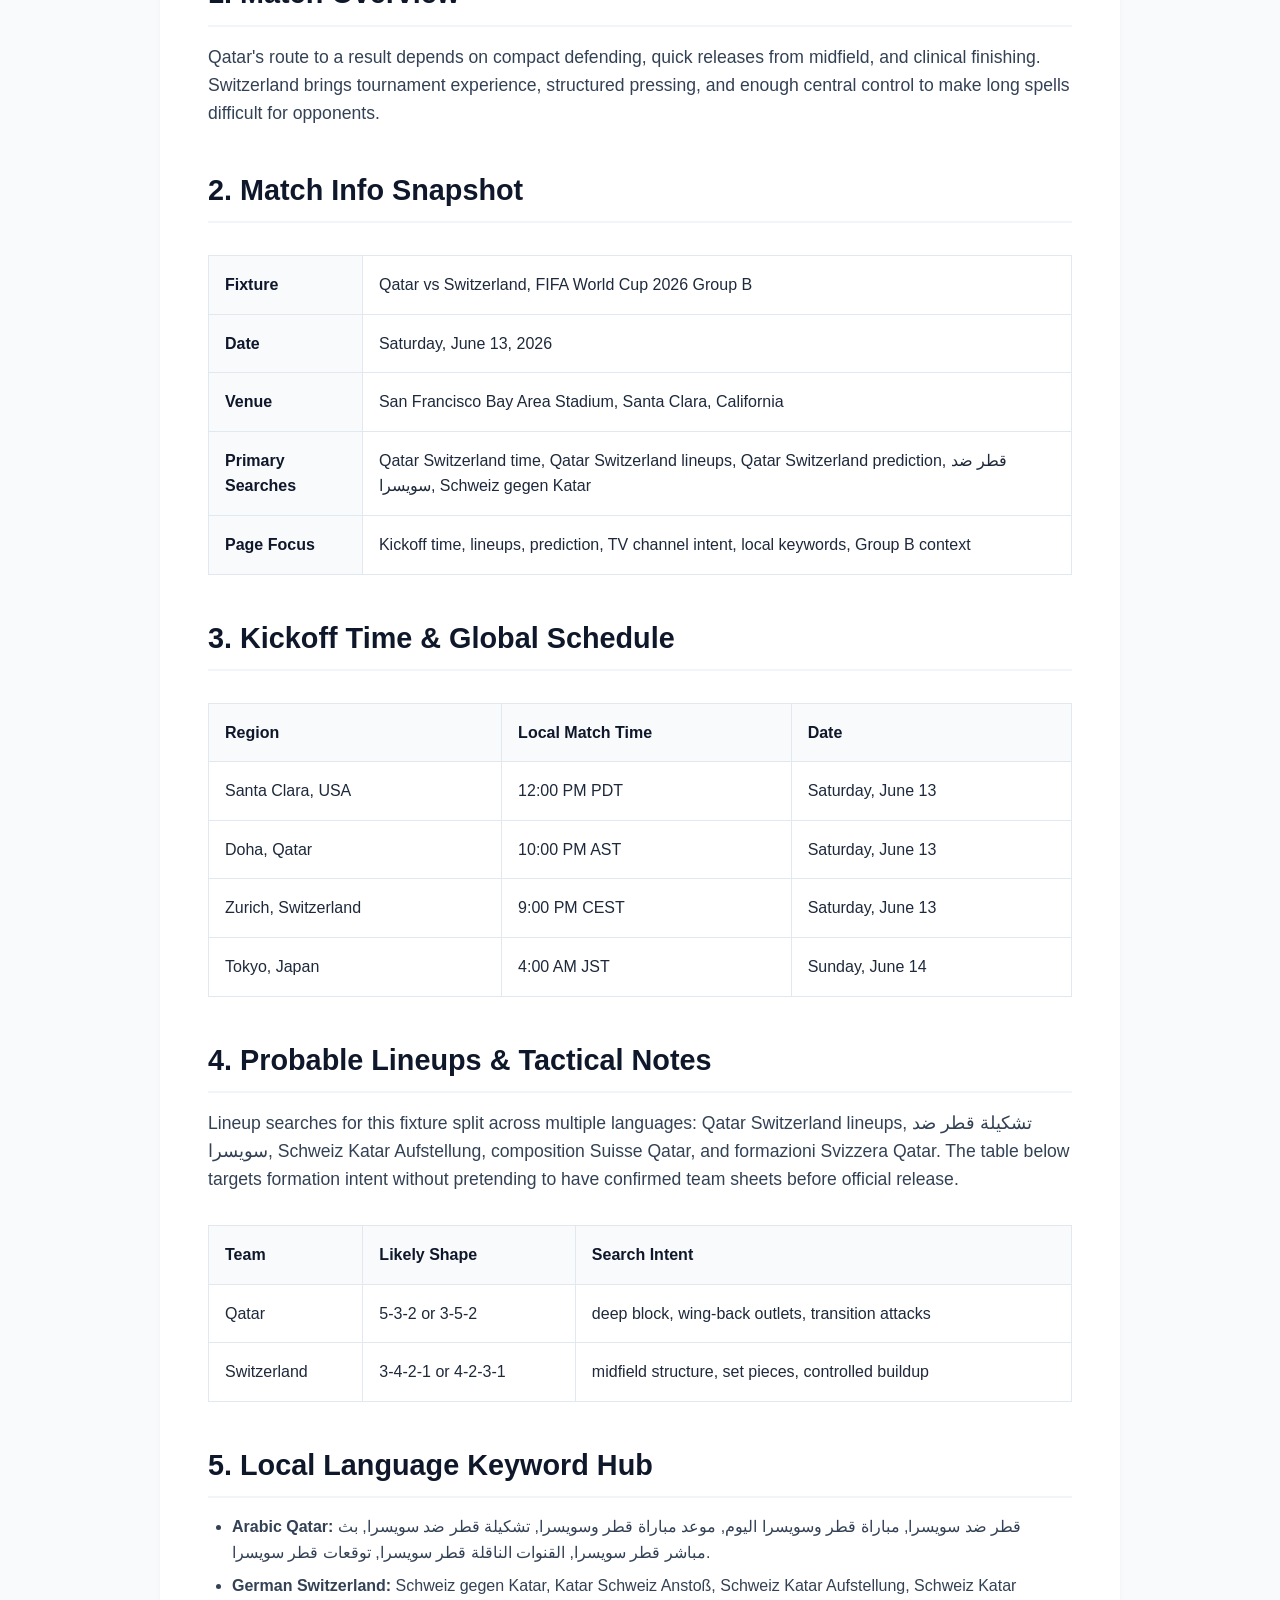
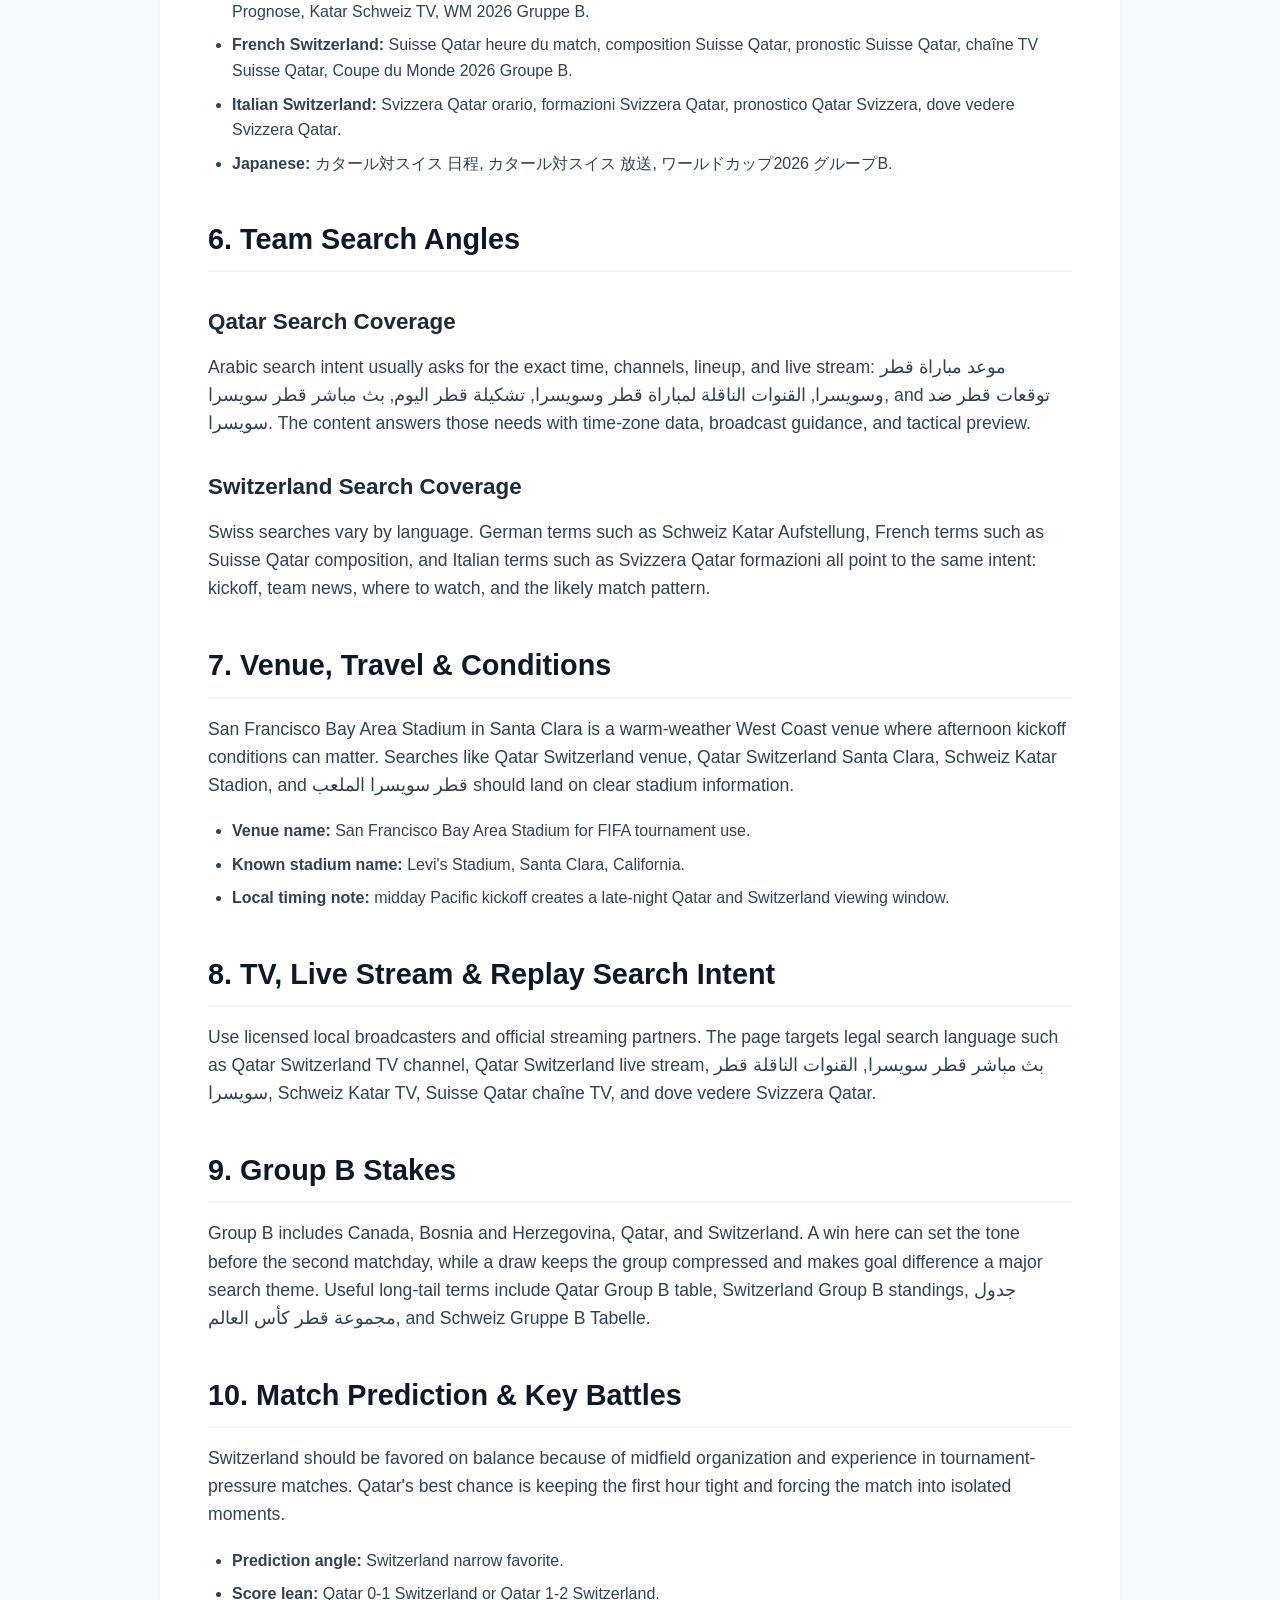
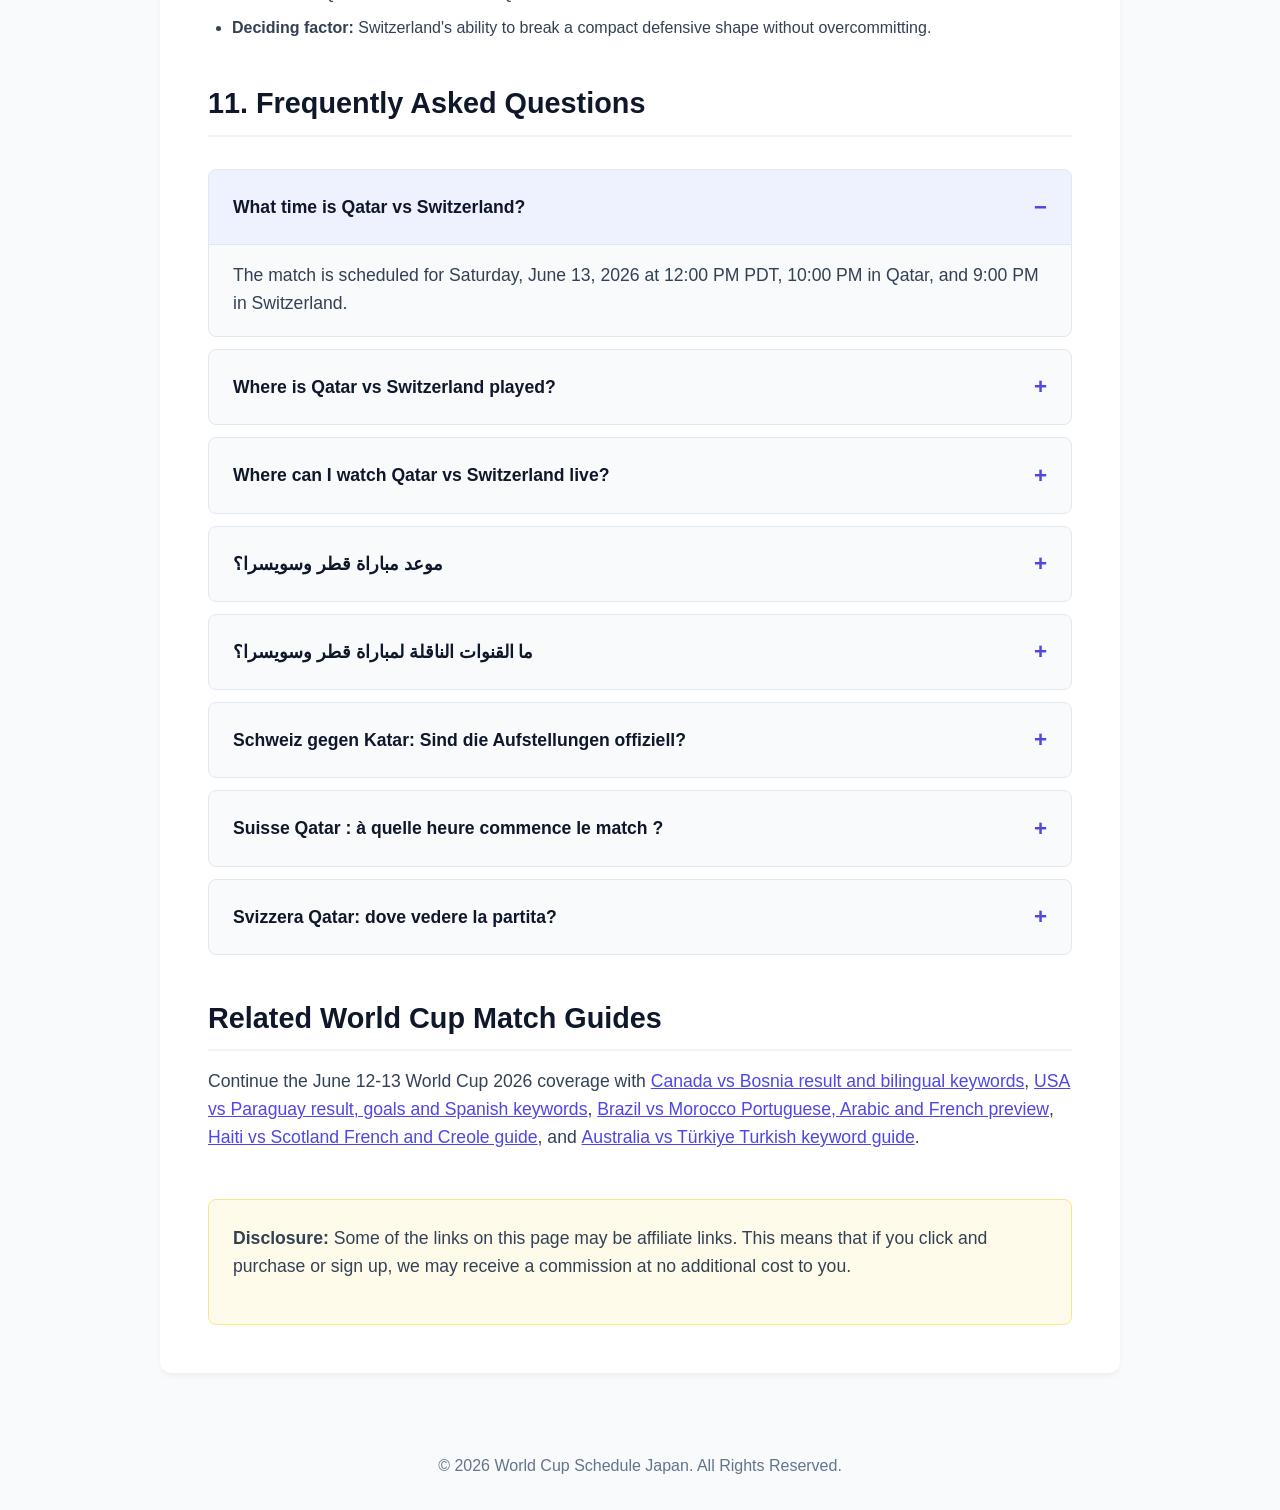
<file: qatar-vs-switzerland.html>
<!DOCTYPE html>
<html lang="en">
<head>
    <meta charset="UTF-8">
    <meta name="viewport" content="width=device-width, initial-scale=1.0">
    <title>Qatar vs Switzerland: Time, Lineups & Prediction</title>
    <meta name="description" content="Qatar vs Switzerland World Cup 2026 Group B guide for today, June 13: kickoff time, probable lineups, prediction, TV, venue, Arabic, German, French, Italian and Swiss SEO keywords.">
    <meta name="keywords" content="Qatar vs Switzerland, Qatar Switzerland time, Qatar Switzerland lineups, Qatar Switzerland prediction, Qatar Switzerland TV channel, Qatar Switzerland live stream, Qatar Switzerland odds, Qatar Switzerland Group B, قطر ضد سويسرا, موعد مباراة قطر وسويسرا, مباراة قطر وسويسرا اليوم, تشكيلة قطر سويسرا, بث مباشر قطر سويسرا, القنوات الناقلة قطر سويسرا, توقعات قطر سويسرا, Schweiz gegen Katar, Schweiz Katar Anstoß, Schweiz Katar Aufstellung, Schweiz Katar Prognose, Suisse Qatar heure, Suisse Qatar composition, Suisse Qatar pronostic, Svizzera Qatar orario, Svizzera Qatar formazioni, World Cup 2026 Group B">
    <link rel="canonical" href="https://world-cup-schedule-jap.vercel.app/qatar-vs-switzerland.html">
    <link rel="icon" type="image/svg+xml" href="images/favicon.svg">
    <meta name="robots" content="index, follow">

    <meta property="og:title" content="Qatar vs Switzerland: Time, Lineups & Prediction">
    <meta property="og:description" content="Today match guide with kickoff conversions, probable XIs, Arabic and Swiss-language keywords, prediction, and FAQ.">
    <meta property="og:image" content="https://world-cup-schedule-jap.vercel.app/images/social.webp">
    <meta property="og:type" content="article">
    <meta property="og:url" content="https://world-cup-schedule-jap.vercel.app/qatar-vs-switzerland.html">

    <meta name="twitter:card" content="summary_large_image">
    <meta name="twitter:title" content="Qatar vs Switzerland: Time, Lineups & Prediction">
    <meta name="twitter:description" content="Qatar vs Switzerland World Cup 2026 kickoff time, probable lineups, prediction and FAQ.">
    <meta name="twitter:image" content="https://world-cup-schedule-jap.vercel.app/images/social.webp">

    <link rel="stylesheet" href="style.css">

    <script type="application/ld+json">
    {
      "@context": "https://schema.org",
      "@type": "Article",
      "mainEntityOfPage": {
        "@type": "WebPage",
        "@id": "https://world-cup-schedule-jap.vercel.app/qatar-vs-switzerland.html"
      },
      "headline": "Qatar vs Switzerland: Time, Lineups & Prediction",
      "description": "World Cup 2026 Group B match guide to Qatar vs Switzerland on June 13, 2026, with kickoff time, probable lineups, local-language keywords, prediction, and FAQ.",
      "image": "https://world-cup-schedule-jap.vercel.app/images/social.webp",
      "author": {
        "@type": "Organization",
        "name": "World Cup Schedule Japan"
      },
      "publisher": {
        "@type": "Organization",
        "name": "World Cup Schedule Japan",
        "logo": {
          "@type": "ImageObject",
          "url": "https://world-cup-schedule-jap.vercel.app/images/social.webp"
        }
      },
      "datePublished": "2026-06-13T00:00:00.000Z",
      "dateModified": "2026-06-13T00:00:00.000Z",
      "inLanguage": "en"
    }
    </script>

    <script type="application/ld+json">
    {
      "@context": "https://schema.org",
      "@type": "FAQPage",
      "mainEntity": [
        {
          "@type": "Question",
          "name": "What time is Qatar vs Switzerland today?",
          "acceptedAnswer": {
            "@type": "Answer",
            "text": "Qatar vs Switzerland is scheduled for Saturday, June 13, 2026 at 12:00 PM local time in the San Francisco Bay Area, 10:00 PM in Qatar, 9:00 PM in Switzerland, and Sunday, June 14 at 4:00 AM Japan time."
          }
        },
        {
          "@type": "Question",
          "name": "Where is Qatar vs Switzerland being played?",
          "acceptedAnswer": {
            "@type": "Answer",
            "text": "The Group B match is scheduled at San Francisco Bay Area Stadium, also known as Levi's Stadium, in Santa Clara, California."
          }
        },
        {
          "@type": "Question",
          "name": "Are the Qatar vs Switzerland lineups official?",
          "acceptedAnswer": {
            "@type": "Answer",
            "text": "This page covers probable lineups and tactical search intent. Confirmed lineups should be verified through FIFA and official team channels near kickoff."
          }
        },
        {
          "@type": "Question",
          "name": "موعد مباراة قطر وسويسرا اليوم؟",
          "acceptedAnswer": {
            "@type": "Answer",
            "text": "مباراة قطر ضد سويسرا مقررة يوم السبت 13 يونيو 2026 الساعة 10:00 مساء بتوقيت قطر، والساعة 12:00 ظهرا بتوقيت سان فرانسيسكو."
          }
        },
        {
          "@type": "Question",
          "name": "Schweiz gegen Katar: Wann ist Anstoß?",
          "acceptedAnswer": {
            "@type": "Answer",
            "text": "Der Anstoß ist am Samstag, 13. Juni 2026, um 21:00 Uhr Schweizer Zeit."
          }
        }
      ]
    }
    </script>

    <script type="application/ld+json">
    {
      "@context": "https://schema.org",
      "@type": "BreadcrumbList",
      "itemListElement": [
        {
          "@type": "ListItem",
          "position": 1,
          "name": "Home",
          "item": "https://world-cup-schedule-jap.vercel.app/"
        },
        {
          "@type": "ListItem",
          "position": 2,
          "name": "Qatar vs Switzerland",
          "item": "https://world-cup-schedule-jap.vercel.app/qatar-vs-switzerland.html"
        }
      ]
    }
    </script>

    <script type="application/ld+json">
    {
      "@context": "https://schema.org",
      "@type": "SportsEvent",
      "name": "Qatar vs Switzerland - FIFA World Cup 2026 Group B",
      "description": "FIFA World Cup 2026 Group B match between Qatar and Switzerland at San Francisco Bay Area Stadium.",
      "image": [
        "https://world-cup-schedule-jap.vercel.app/images/social.webp"
      ],
      "startDate": "2026-06-13T12:00:00-07:00",
      "endDate": "2026-06-13T14:00:00-07:00",
      "eventStatus": "https://schema.org/EventScheduled",
      "eventAttendanceMode": "https://schema.org/OfflineEventAttendanceMode",
      "location": {
        "@type": "Place",
        "name": "San Francisco Bay Area Stadium",
        "alternateName": "Levi's Stadium",
        "address": {
          "@type": "PostalAddress",
          "streetAddress": "4900 Marie P DeBartolo Way",
          "addressLocality": "Santa Clara",
          "addressRegion": "CA",
          "postalCode": "95054",
          "addressCountry": "US"
        }
      },
      "homeTeam": {
        "@type": "SportsTeam",
        "name": "Qatar"
      },
      "awayTeam": {
        "@type": "SportsTeam",
        "name": "Switzerland"
      },
      "competitor": [
        {
          "@type": "SportsTeam",
          "name": "Qatar"
        },
        {
          "@type": "SportsTeam",
          "name": "Switzerland"
        }
      ],
      "organizer": {
        "@type": "Organization",
        "name": "FIFA",
        "url": "https://www.fifa.com"
      },
      "sport": "Soccer"
    }
    </script>
</head>
<body>
    <header class="site-header">
        <div class="container">
            <a href="https://world-cup-schedule-jap.vercel.app/" class="logo">World Cup Schedule Japan</a>
            <nav>
                <a href="https://world-cup-schedule-jap.vercel.app/">ホーム (Home)</a>
                <div class="dropdown">
                    <button class="dropbtn">W杯マッチ一覧 (Matches) <i class="arrow down"></i></button>
                    <div class="dropdown-content">
                        <a href="mexico-vs-south-africa.html">メキシコ対南アフリカ (Mexico vs South Africa)</a>
                        <a href="korea-republic-vs-czechia.html">韓国対チェコ (Korea vs Czechia)</a>
                        <a href="canada-vs-bosnia-and-herzegovina.html">カナダ対ボスニア (Canada vs Bosnia)</a>
                        <a href="usa-vs-paraguay.html">米国対パラグアイ (USA vs Paraguay)</a>
                        <a href="qatar-vs-switzerland.html">カタール対スイス (Qatar vs Switzerland)</a>
                        <a href="brazil-vs-morocco.html">ブラジル対モロッコ (Brazil vs Morocco)</a>
                        <a href="haiti-vs-scotland.html">ハイチ対スコットランド (Haiti vs Scotland)</a>
                        <a href="australia-vs-turkiye.html">豪州対トルコ (Australia vs Türkiye)</a>
                    </div>
                </div>
                <a href="#faq">FAQ</a>
            </nav>
        </div>
    </header>

    <main>
        <section class="hero-section">
            <div class="container hero-grid">
                <div class="hero-content">
                    <h1>Qatar vs Switzerland Match Time, Lineups & Prediction</h1>
                    <p class="hero-intro">Today, Saturday, June 13, Qatar meets Switzerland in a Group B match at San Francisco Bay Area Stadium. This guide covers kickoff time, probable lineups, prediction, and local-language search terms in Arabic, German, French, and Italian.</p>
                    <ul class="hero-benefits">
                        <li>Kickoff conversions for California, Qatar, Switzerland, and Japan.</li>
                        <li>Arabic and Swiss-language keyword coverage for regional searches.</li>
                        <li>SportsEvent, FAQ, Article, and Breadcrumb schema included.</li>
                    </ul>
                    <div class="hero-cta">
                        <a href="https://kirujh.com/af?o=94df0498e87444a4e8a2868db41bc609:ed38ad976803b05699a153c238cc619d" class="cta-button" target="_blank" rel="sponsored nofollow noopener noreferrer">Watch World Cup Live Streams</a>
                    </div>
                </div>
                <div class="hero-image">
                    <img src="images/social.webp" alt="Qatar vs Switzerland World Cup 2026 match guide" width="800" height="450" loading="eager">
                </div>
            </div>
        </section>

        <div class="container">
            <article class="post-content">
                <div class="toc">
                    <div class="toc-title">Table of Contents</div>
                    <ul>
                        <li><a href="#overview">1. Match Overview</a></li>
                        <li><a href="#match-info">2. Match Info Snapshot</a></li>
                        <li><a href="#time">3. Kickoff Time</a></li>
                        <li><a href="#lineups">4. Probable Lineups</a></li>
                        <li><a href="#keywords">5. Local Keyword Hub</a></li>
                        <li><a href="#team-search">6. Team Search Angles</a></li>
                        <li><a href="#venue">7. Venue & Conditions</a></li>
                        <li><a href="#watch">8. TV & Stream Intent</a></li>
                        <li><a href="#group">9. Group B Stakes</a></li>
                        <li><a href="#prediction">10. Prediction</a></li>
                        <li><a href="#faq">11. FAQ</a></li>
                    </ul>
                </div>

                <div class="aio-snippet">
                    <strong>AIO Match Summary:</strong> Qatar vs Switzerland is scheduled for today, Saturday, June 13, 2026 at 12:00 PM PDT in Santa Clara, 10:00 PM Qatar time, 9:00 PM Switzerland time, and 4:00 AM JST on Sunday, June 14.
                </div>

                <h2 id="overview">1. Match Overview</h2>
                <p>Qatar's route to a result depends on compact defending, quick releases from midfield, and clinical finishing. Switzerland brings tournament experience, structured pressing, and enough central control to make long spells difficult for opponents.</p>

                <h2 id="match-info">2. Match Info Snapshot</h2>
                <div class="table-responsive">
                    <table class="comparison-table">
                        <tbody>
                            <tr><th>Fixture</th><td>Qatar vs Switzerland, FIFA World Cup 2026 Group B</td></tr>
                            <tr><th>Date</th><td>Saturday, June 13, 2026</td></tr>
                            <tr><th>Venue</th><td>San Francisco Bay Area Stadium, Santa Clara, California</td></tr>
                            <tr><th>Primary Searches</th><td>Qatar Switzerland time, Qatar Switzerland lineups, Qatar Switzerland prediction, قطر ضد سويسرا, Schweiz gegen Katar</td></tr>
                            <tr><th>Page Focus</th><td>Kickoff time, lineups, prediction, TV channel intent, local keywords, Group B context</td></tr>
                        </tbody>
                    </table>
                </div>

                <h2 id="time">3. Kickoff Time & Global Schedule</h2>
                <div class="table-responsive">
                    <table class="comparison-table">
                        <thead>
                            <tr>
                                <th>Region</th>
                                <th>Local Match Time</th>
                                <th>Date</th>
                            </tr>
                        </thead>
                        <tbody>
                            <tr><td>Santa Clara, USA</td><td>12:00 PM PDT</td><td>Saturday, June 13</td></tr>
                            <tr><td>Doha, Qatar</td><td>10:00 PM AST</td><td>Saturday, June 13</td></tr>
                            <tr><td>Zurich, Switzerland</td><td>9:00 PM CEST</td><td>Saturday, June 13</td></tr>
                            <tr><td>Tokyo, Japan</td><td>4:00 AM JST</td><td>Sunday, June 14</td></tr>
                        </tbody>
                    </table>
                </div>

                <h2 id="lineups">4. Probable Lineups & Tactical Notes</h2>
                <p>Lineup searches for this fixture split across multiple languages: Qatar Switzerland lineups, تشكيلة قطر ضد سويسرا, Schweiz Katar Aufstellung, composition Suisse Qatar, and formazioni Svizzera Qatar. The table below targets formation intent without pretending to have confirmed team sheets before official release.</p>
                <div class="table-responsive">
                    <table class="comparison-table">
                        <thead>
                            <tr>
                                <th>Team</th>
                                <th>Likely Shape</th>
                                <th>Search Intent</th>
                            </tr>
                        </thead>
                        <tbody>
                            <tr>
                                <td>Qatar</td>
                                <td>5-3-2 or 3-5-2</td>
                                <td>deep block, wing-back outlets, transition attacks</td>
                            </tr>
                            <tr>
                                <td>Switzerland</td>
                                <td>3-4-2-1 or 4-2-3-1</td>
                                <td>midfield structure, set pieces, controlled buildup</td>
                            </tr>
                        </tbody>
                    </table>
                </div>

                <h2 id="keywords">5. Local Language Keyword Hub</h2>
                <ul>
                    <li><strong>Arabic Qatar:</strong> قطر ضد سويسرا, مباراة قطر وسويسرا اليوم, موعد مباراة قطر وسويسرا, تشكيلة قطر ضد سويسرا, بث مباشر قطر سويسرا, القنوات الناقلة قطر سويسرا, توقعات قطر سويسرا.</li>
                    <li><strong>German Switzerland:</strong> Schweiz gegen Katar, Katar Schweiz Anstoß, Schweiz Katar Aufstellung, Schweiz Katar Prognose, Katar Schweiz TV, WM 2026 Gruppe B.</li>
                    <li><strong>French Switzerland:</strong> Suisse Qatar heure du match, composition Suisse Qatar, pronostic Suisse Qatar, chaîne TV Suisse Qatar, Coupe du Monde 2026 Groupe B.</li>
                    <li><strong>Italian Switzerland:</strong> Svizzera Qatar orario, formazioni Svizzera Qatar, pronostico Qatar Svizzera, dove vedere Svizzera Qatar.</li>
                    <li><strong>Japanese:</strong> カタール対スイス 日程, カタール対スイス 放送, ワールドカップ2026 グループB.</li>
                </ul>

                <h2 id="team-search">6. Team Search Angles</h2>
                <h3>Qatar Search Coverage</h3>
                <p>Arabic search intent usually asks for the exact time, channels, lineup, and live stream: موعد مباراة قطر وسويسرا, القنوات الناقلة لمباراة قطر وسويسرا, تشكيلة قطر اليوم, بث مباشر قطر سويسرا, and توقعات قطر ضد سويسرا. The content answers those needs with time-zone data, broadcast guidance, and tactical preview.</p>
                <h3>Switzerland Search Coverage</h3>
                <p>Swiss searches vary by language. German terms such as Schweiz Katar Aufstellung, French terms such as Suisse Qatar composition, and Italian terms such as Svizzera Qatar formazioni all point to the same intent: kickoff, team news, where to watch, and the likely match pattern.</p>

                <h2 id="venue">7. Venue, Travel & Conditions</h2>
                <p>San Francisco Bay Area Stadium in Santa Clara is a warm-weather West Coast venue where afternoon kickoff conditions can matter. Searches like Qatar Switzerland venue, Qatar Switzerland Santa Clara, Schweiz Katar Stadion, and قطر سويسرا الملعب should land on clear stadium information.</p>
                <ul>
                    <li><strong>Venue name:</strong> San Francisco Bay Area Stadium for FIFA tournament use.</li>
                    <li><strong>Known stadium name:</strong> Levi's Stadium, Santa Clara, California.</li>
                    <li><strong>Local timing note:</strong> midday Pacific kickoff creates a late-night Qatar and Switzerland viewing window.</li>
                </ul>

                <h2 id="watch">8. TV, Live Stream & Replay Search Intent</h2>
                <p>Use licensed local broadcasters and official streaming partners. The page targets legal search language such as Qatar Switzerland TV channel, Qatar Switzerland live stream, بث مباشر قطر سويسرا, القنوات الناقلة قطر سويسرا, Schweiz Katar TV, Suisse Qatar chaîne TV, and dove vedere Svizzera Qatar.</p>

                <h2 id="group">9. Group B Stakes</h2>
                <p>Group B includes Canada, Bosnia and Herzegovina, Qatar, and Switzerland. A win here can set the tone before the second matchday, while a draw keeps the group compressed and makes goal difference a major search theme. Useful long-tail terms include Qatar Group B table, Switzerland Group B standings, جدول مجموعة قطر كأس العالم, and Schweiz Gruppe B Tabelle.</p>

                <h2 id="prediction">10. Match Prediction & Key Battles</h2>
                <p>Switzerland should be favored on balance because of midfield organization and experience in tournament-pressure matches. Qatar's best chance is keeping the first hour tight and forcing the match into isolated moments.</p>
                <ul>
                    <li><strong>Prediction angle:</strong> Switzerland narrow favorite.</li>
                    <li><strong>Score lean:</strong> Qatar 0-1 Switzerland or Qatar 1-2 Switzerland.</li>
                    <li><strong>Deciding factor:</strong> Switzerland's ability to break a compact defensive shape without overcommitting.</li>
                </ul>

                <h2 id="faq">11. Frequently Asked Questions</h2>
                <div class="faq-section">
                    <details class="faq-item" open>
                        <summary>What time is Qatar vs Switzerland?</summary>
                        <div class="faq-answer">
                            <p>The match is scheduled for Saturday, June 13, 2026 at 12:00 PM PDT, 10:00 PM in Qatar, and 9:00 PM in Switzerland.</p>
                        </div>
                    </details>
                    <details class="faq-item">
                        <summary>Where is Qatar vs Switzerland played?</summary>
                        <div class="faq-answer">
                            <p>It is scheduled at San Francisco Bay Area Stadium, also known as Levi's Stadium, in Santa Clara, California.</p>
                        </div>
                    </details>
                    <details class="faq-item">
                        <summary>Where can I watch Qatar vs Switzerland live?</summary>
                        <div class="faq-answer">
                            <p>Broadcast rights vary by country. Check official FIFA listings, national rights holders, and licensed streaming services for Qatar, Switzerland, Japan, and your region.</p>
                        </div>
                    </details>
                    <details class="faq-item">
                        <summary>موعد مباراة قطر وسويسرا؟</summary>
                        <div class="faq-answer">
                            <p>تنطلق المباراة الساعة 10:00 مساء بتوقيت قطر يوم السبت 13 يونيو 2026.</p>
                        </div>
                    </details>
                    <details class="faq-item">
                        <summary>ما القنوات الناقلة لمباراة قطر وسويسرا؟</summary>
                        <div class="faq-answer">
                            <p>تختلف القنوات حسب حقوق البث في كل بلد. ابحث عن القنوات الرسمية والناقلين المرخصين في قطر والمنطقة العربية.</p>
                        </div>
                    </details>
                    <details class="faq-item">
                        <summary>Schweiz gegen Katar: Sind die Aufstellungen offiziell?</summary>
                        <div class="faq-answer">
                            <p>Nein, diese Seite behandelt wahrscheinliche Aufstellungen und Suchintention. Offizielle Startelfs sollten bei FIFA und den Teams geprüft werden.</p>
                        </div>
                    </details>
                    <details class="faq-item">
                        <summary>Suisse Qatar : à quelle heure commence le match ?</summary>
                        <div class="faq-answer">
                            <p>Le coup d'envoi est prévu à 21 h en Suisse le samedi 13 juin 2026.</p>
                        </div>
                    </details>
                    <details class="faq-item">
                        <summary>Svizzera Qatar: dove vedere la partita?</summary>
                        <div class="faq-answer">
                            <p>Controlla i titolari ufficiali dei diritti TV e streaming in Svizzera e nella tua regione.</p>
                        </div>
                    </details>
                </div>

                <h2>Related World Cup Match Guides</h2>
                <p>Continue the June 12-13 World Cup 2026 coverage with <a href="canada-vs-bosnia-and-herzegovina.html" class="affiliate-link">Canada vs Bosnia result and bilingual keywords</a>, <a href="usa-vs-paraguay.html" class="affiliate-link">USA vs Paraguay result, goals and Spanish keywords</a>, <a href="brazil-vs-morocco.html" class="affiliate-link">Brazil vs Morocco Portuguese, Arabic and French preview</a>, <a href="haiti-vs-scotland.html" class="affiliate-link">Haiti vs Scotland French and Creole guide</a>, and <a href="australia-vs-turkiye.html" class="affiliate-link">Australia vs Türkiye Turkish keyword guide</a>.</p>

                <div class="affiliate-disclosure">
                    <p><strong>Disclosure:</strong> Some of the links on this page may be affiliate links. This means that if you click and purchase or sign up, we may receive a commission at no additional cost to you.</p>
                </div>
            </article>
        </div>
    </main>

    <footer class="site-footer">
        <div class="container">
            <p>&copy; 2026 World Cup Schedule Japan. All Rights Reserved.</p>
        </div>
    </footer>

    <script src="script.js"></script>
</body>
</html>
</file>
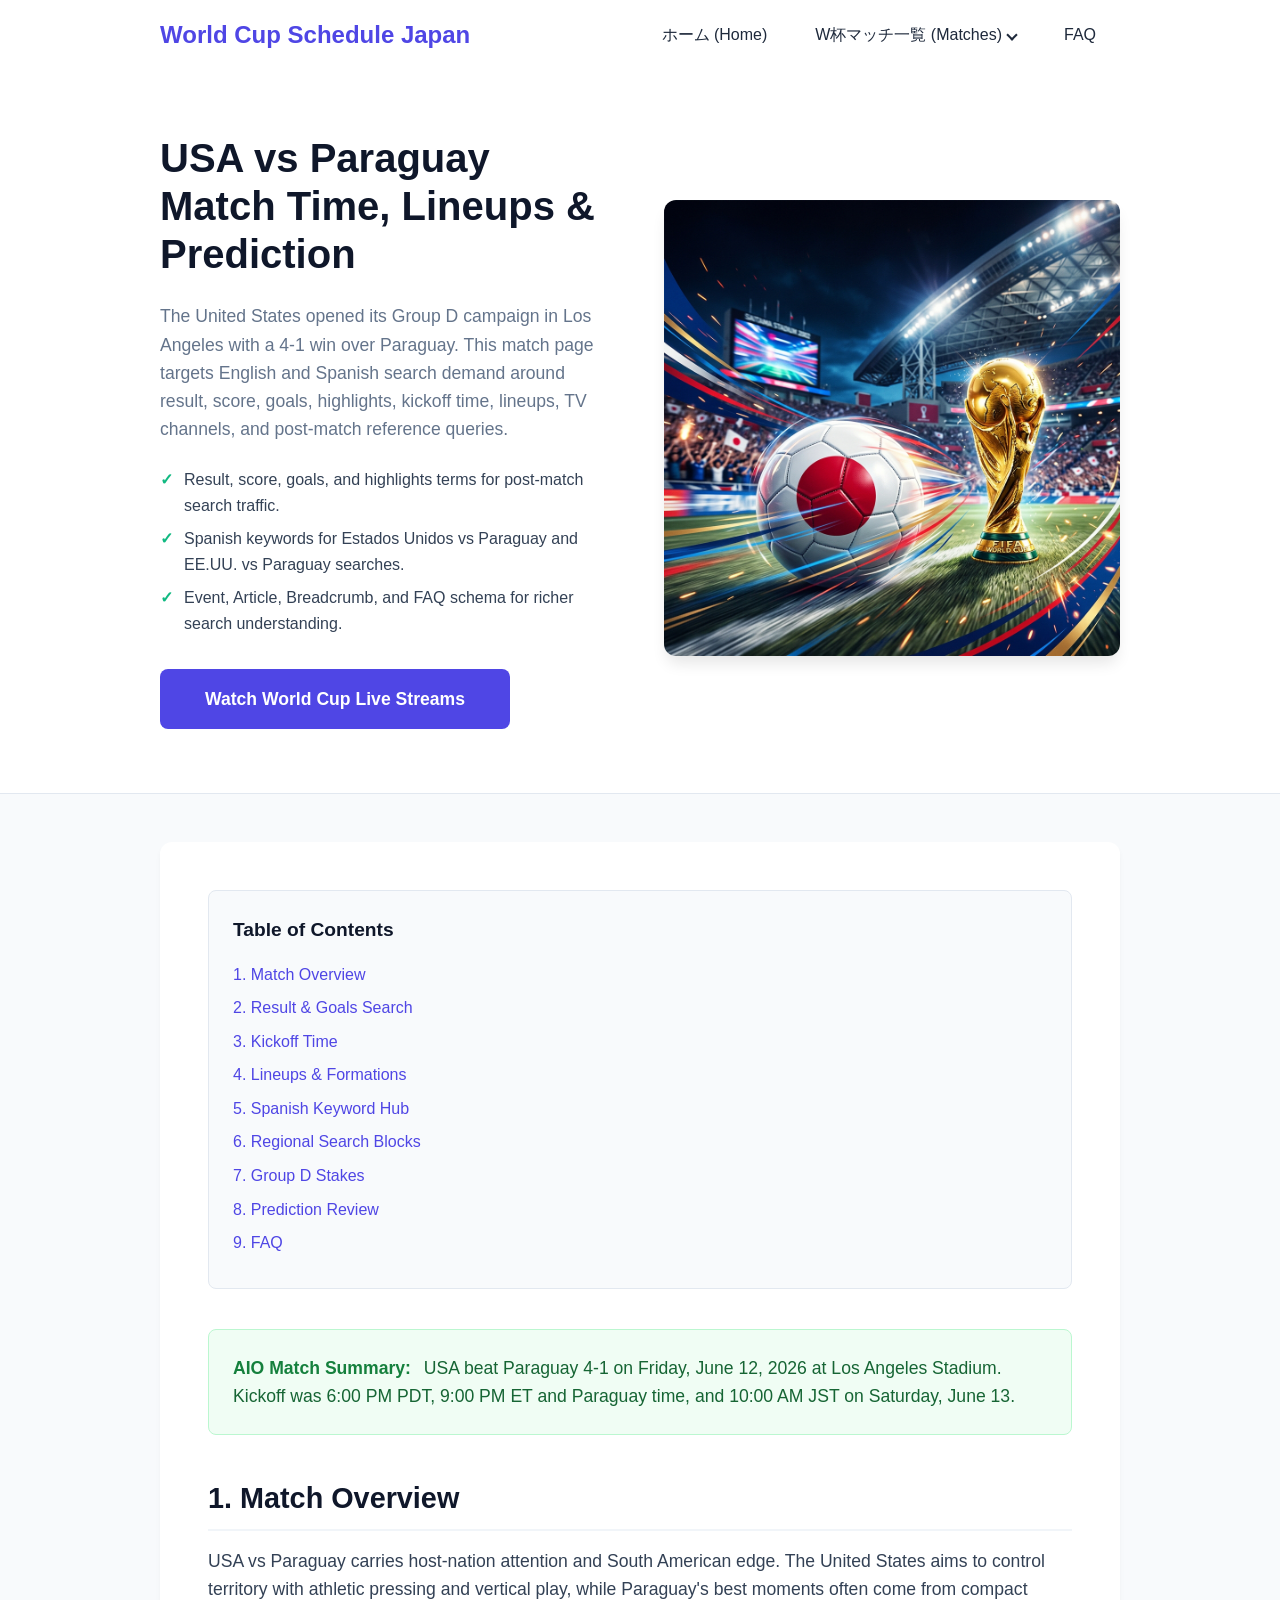
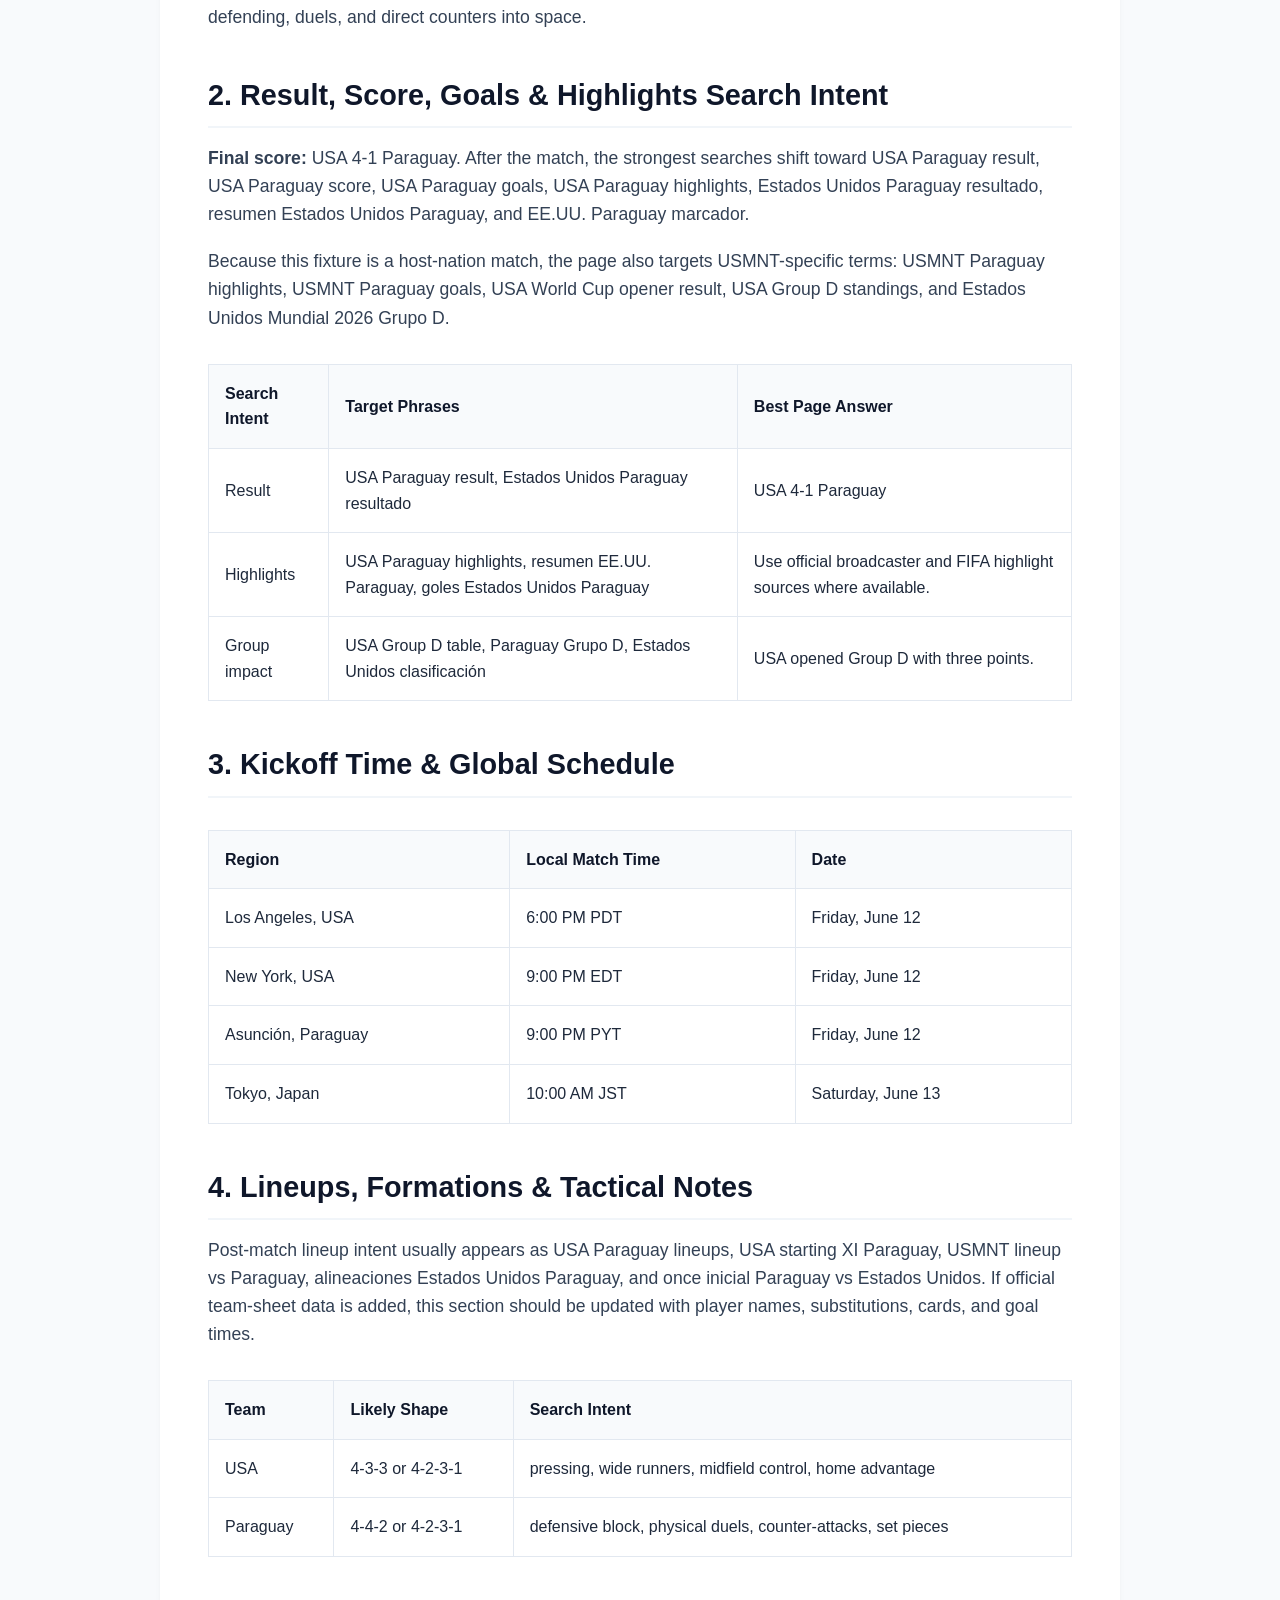
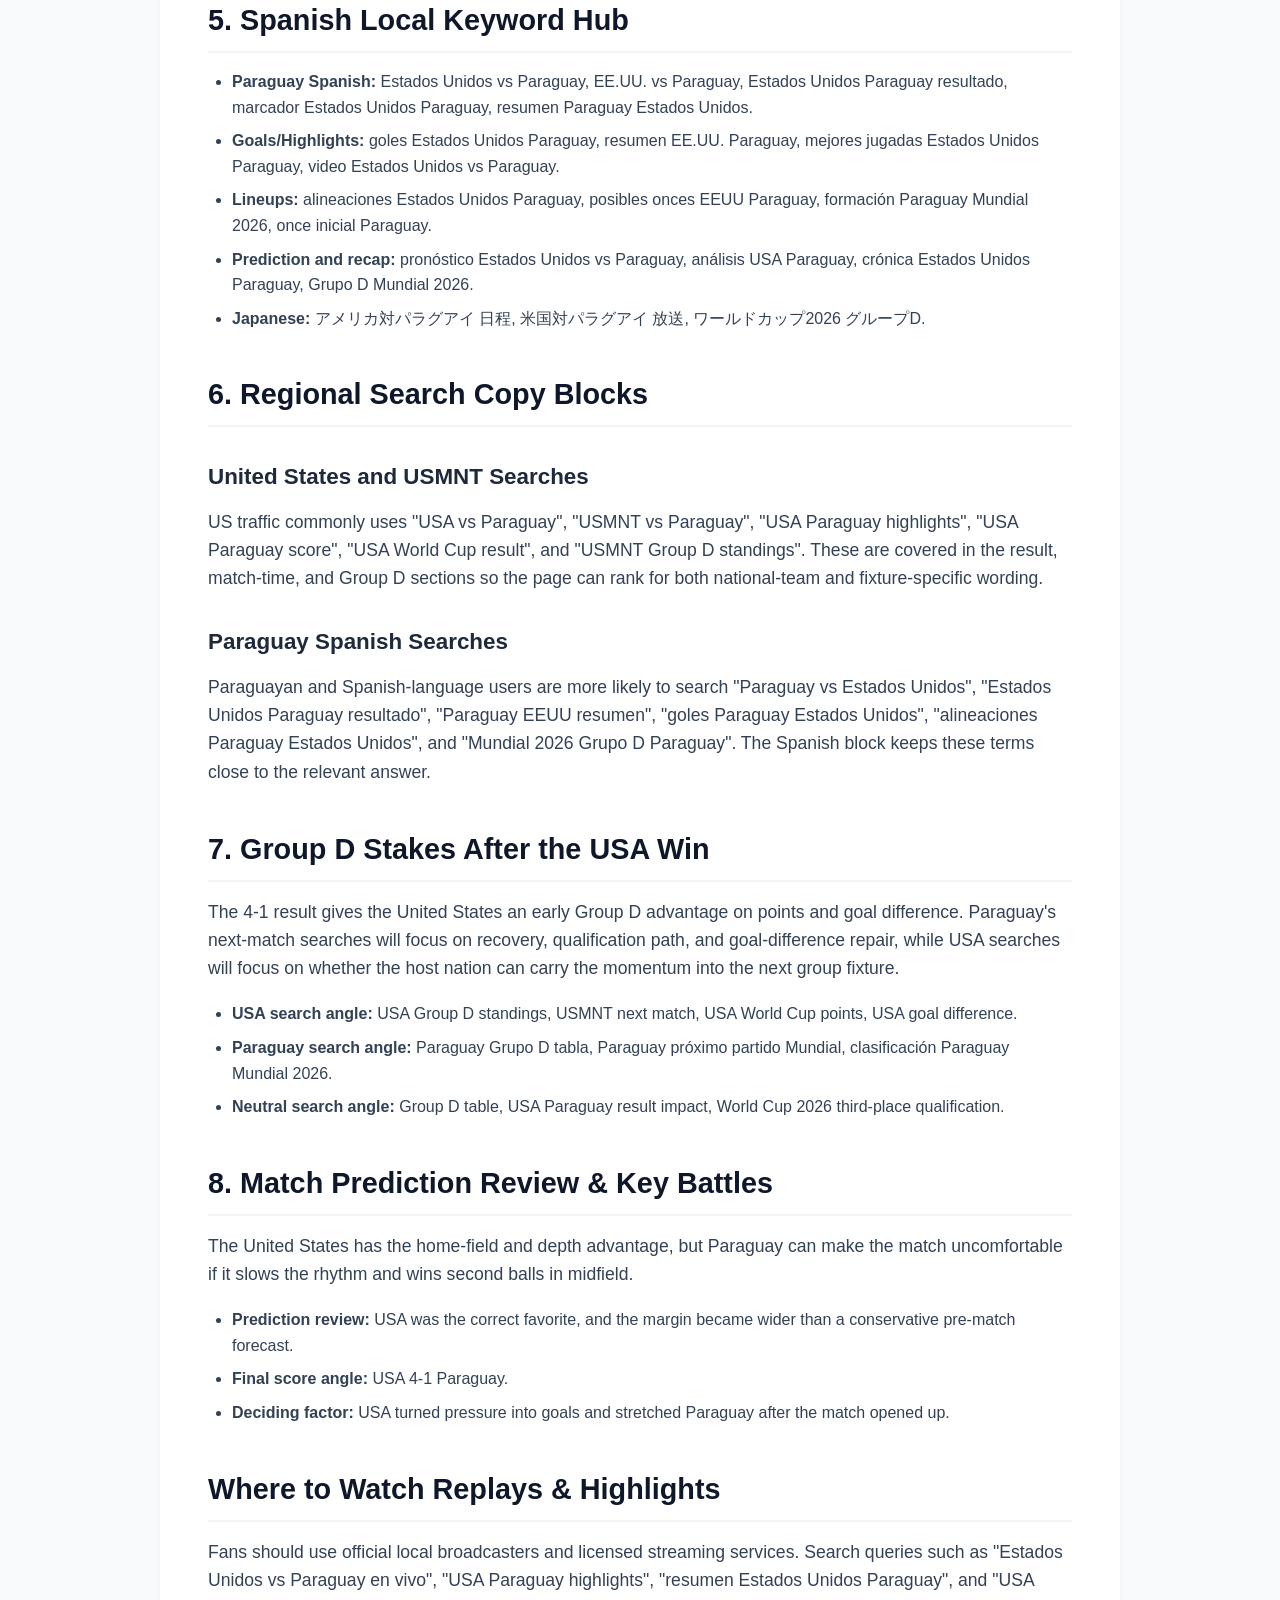
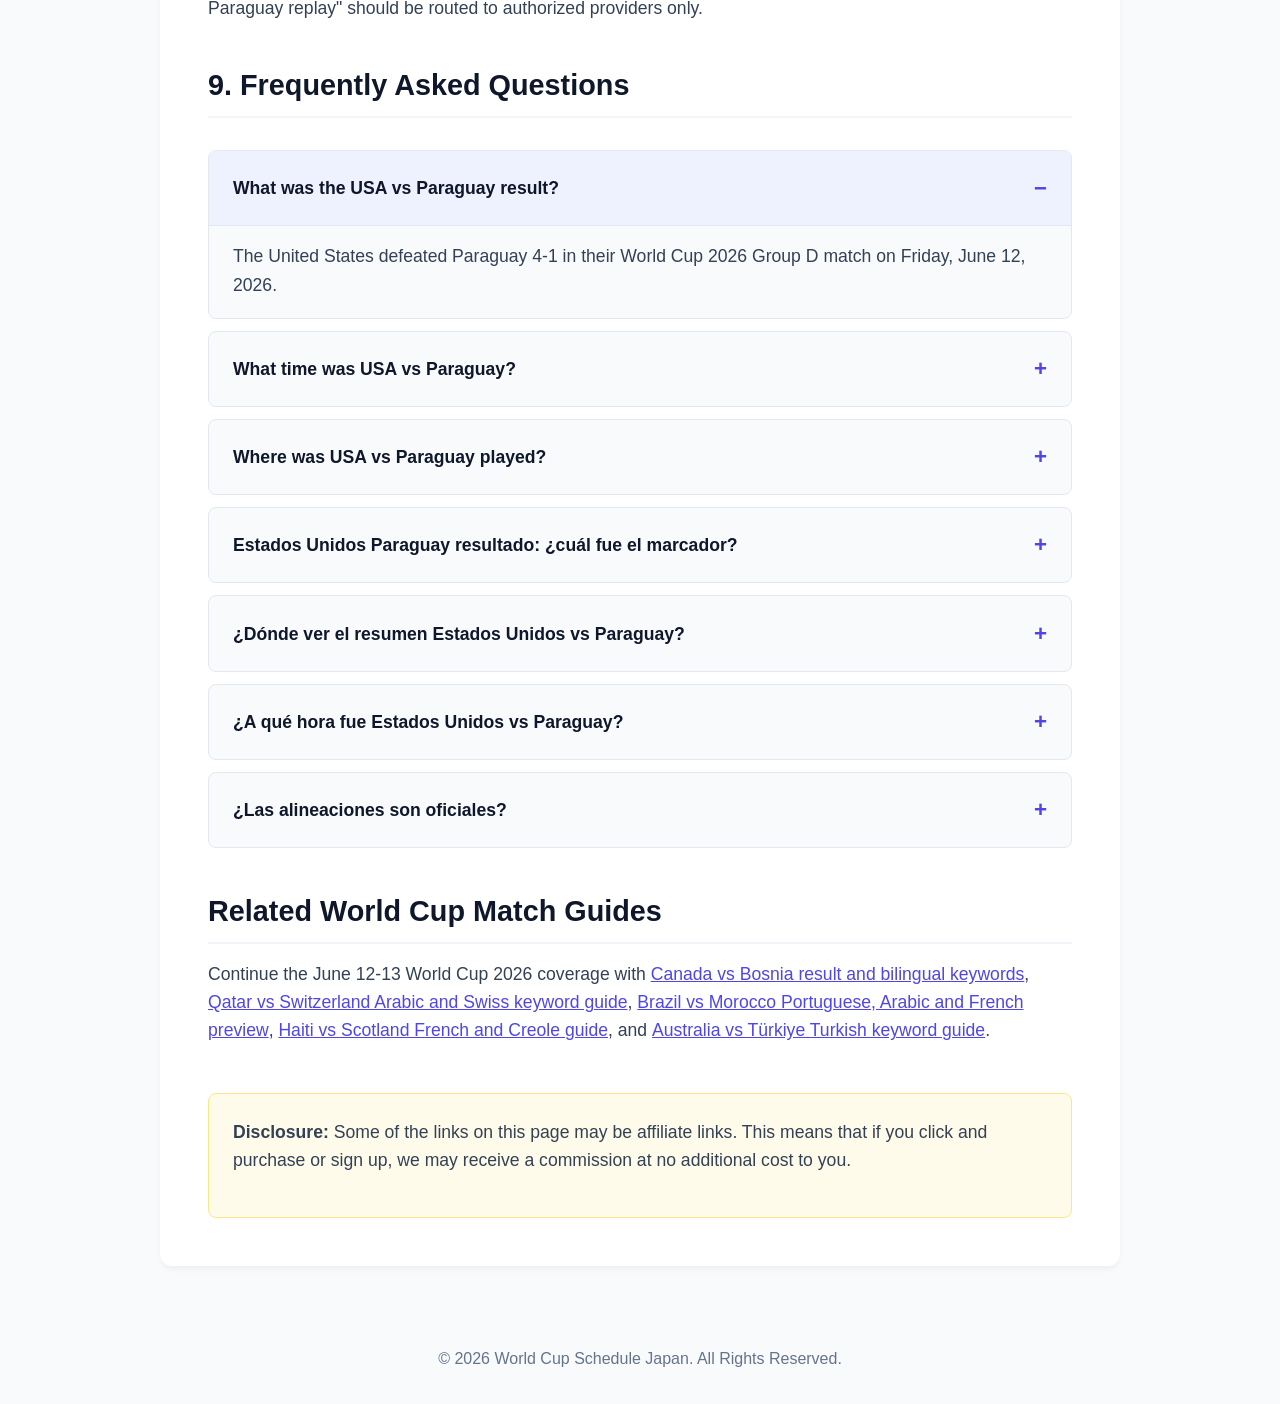
<file: usa-vs-paraguay.html>
<!DOCTYPE html>
<html lang="en">
<head>
    <meta charset="UTF-8">
    <meta name="viewport" content="width=device-width, initial-scale=1.0">
    <title>USA vs Paraguay: Time, Lineups & Prediction</title>
    <meta name="description" content="USA vs Paraguay World Cup 2026 Group D guide for June 12: result, score, highlights, kickoff time, lineups, TV channels, and Spanish keywords for Paraguay and US fans.">
    <meta name="keywords" content="USA vs Paraguay, United States vs Paraguay, USA Paraguay result, USA Paraguay score, USA Paraguay highlights, USA Paraguay goals, USA Paraguay match report, USA Paraguay time, USA Paraguay lineups, USA Paraguay prediction, Estados Unidos vs Paraguay, EE.UU. vs Paraguay, Estados Unidos Paraguay resultado, EEUU Paraguay marcador, Estados Unidos Paraguay goles, resumen Estados Unidos Paraguay, horario Estados Unidos Paraguay, alineaciones Estados Unidos Paraguay, pronóstico EEUU Paraguay, Mundial 2026 Grupo D">
    <link rel="canonical" href="https://world-cup-schedule-jap.vercel.app/usa-vs-paraguay.html">
    <link rel="icon" type="image/svg+xml" href="images/favicon.svg">
    <meta name="robots" content="index, follow">

    <meta property="og:title" content="USA vs Paraguay: Time, Lineups & Prediction">
    <meta property="og:description" content="World Cup 2026 Group D guide with kickoff conversions, probable XIs, prediction, and Spanish-language SEO coverage.">
    <meta property="og:image" content="https://world-cup-schedule-jap.vercel.app/images/social.webp">
    <meta property="og:type" content="article">
    <meta property="og:url" content="https://world-cup-schedule-jap.vercel.app/usa-vs-paraguay.html">

    <meta name="twitter:card" content="summary_large_image">
    <meta name="twitter:title" content="USA vs Paraguay: Time, Lineups & Prediction">
    <meta name="twitter:description" content="USA vs Paraguay World Cup 2026 kickoff time, probable lineups, prediction, TV and FAQ.">
    <meta name="twitter:image" content="https://world-cup-schedule-jap.vercel.app/images/social.webp">

    <link rel="stylesheet" href="style.css">

    <script type="application/ld+json">
    {
      "@context": "https://schema.org",
      "@type": "Article",
      "mainEntityOfPage": {
        "@type": "WebPage",
        "@id": "https://world-cup-schedule-jap.vercel.app/usa-vs-paraguay.html"
      },
      "headline": "USA vs Paraguay: Time, Lineups & Prediction",
      "description": "World Cup 2026 Group D match guide to USA vs Paraguay on June 12, 2026, including result intent, score, highlights keywords, kickoff times, lineups, Spanish keywords, and FAQ.",
      "image": "https://world-cup-schedule-jap.vercel.app/images/social.webp",
      "author": {
        "@type": "Organization",
        "name": "World Cup Schedule Japan"
      },
      "publisher": {
        "@type": "Organization",
        "name": "World Cup Schedule Japan",
        "logo": {
          "@type": "ImageObject",
          "url": "https://world-cup-schedule-jap.vercel.app/images/social.webp"
        }
      },
      "datePublished": "2026-06-13T00:00:00.000Z",
      "dateModified": "2026-06-13T00:00:00.000Z",
      "inLanguage": "en"
    }
    </script>

    <script type="application/ld+json">
    {
      "@context": "https://schema.org",
      "@type": "FAQPage",
      "mainEntity": [
        {
          "@type": "Question",
          "name": "What was the USA vs Paraguay result?",
          "acceptedAnswer": {
            "@type": "Answer",
            "text": "The United States beat Paraguay 4-1 in their June 12, 2026 World Cup Group D match in Los Angeles."
          }
        },
        {
          "@type": "Question",
          "name": "What time did USA vs Paraguay kick off?",
          "acceptedAnswer": {
            "@type": "Answer",
            "text": "USA vs Paraguay was scheduled for Friday, June 12, 2026 at 6:00 PM local time in Los Angeles, 9:00 PM Eastern Time, 9:00 PM in Paraguay, and Saturday, June 13 at 10:00 AM Japan time."
          }
        },
        {
          "@type": "Question",
          "name": "Where was USA vs Paraguay played?",
          "acceptedAnswer": {
            "@type": "Answer",
            "text": "The Group D match was scheduled at Los Angeles Stadium, also known as SoFi Stadium, in Inglewood, California."
          }
        },
        {
          "@type": "Question",
          "name": "Are the USA vs Paraguay lineups official?",
          "acceptedAnswer": {
            "@type": "Answer",
            "text": "This page uses probable lineup and tactical coverage. Confirmed starting lineups should be checked through FIFA and official team channels close to kickoff."
          }
        },
        {
          "@type": "Question",
          "name": "Estados Unidos vs Paraguay: ¿a qué hora fue el partido?",
          "acceptedAnswer": {
            "@type": "Answer",
            "text": "Estados Unidos vs Paraguay estaba programado para el viernes 12 de junio de 2026 a las 18:00 en Los Ángeles y a las 21:00 en Paraguay."
          }
        },
        {
          "@type": "Question",
          "name": "Estados Unidos Paraguay resultado: ¿cómo terminó el partido?",
          "acceptedAnswer": {
            "@type": "Answer",
            "text": "Estados Unidos derrotó a Paraguay 4-1 en el partido del Grupo D del Mundial 2026."
          }
        },
        {
          "@type": "Question",
          "name": "EE.UU. vs Paraguay goles: ¿cuál fue el marcador?",
          "acceptedAnswer": {
            "@type": "Answer",
            "text": "El marcador final fue Estados Unidos 4-1 Paraguay."
          }
        },
        {
          "@type": "Question",
          "name": "¿Dónde ver Estados Unidos vs Paraguay en vivo?",
          "acceptedAnswer": {
            "@type": "Answer",
            "text": "La transmisión depende de los derechos locales. Revisa los canales oficiales de FIFA, los titulares de derechos en Estados Unidos, Paraguay y los servicios de streaming autorizados."
          }
        }
      ]
    }
    </script>

    <script type="application/ld+json">
    {
      "@context": "https://schema.org",
      "@type": "BreadcrumbList",
      "itemListElement": [
        {
          "@type": "ListItem",
          "position": 1,
          "name": "Home",
          "item": "https://world-cup-schedule-jap.vercel.app/"
        },
        {
          "@type": "ListItem",
          "position": 2,
          "name": "USA vs Paraguay",
          "item": "https://world-cup-schedule-jap.vercel.app/usa-vs-paraguay.html"
        }
      ]
    }
    </script>

    <script type="application/ld+json">
    {
      "@context": "https://schema.org",
      "@type": "SportsEvent",
      "name": "USA vs Paraguay - FIFA World Cup 2026 Group D",
      "description": "FIFA World Cup 2026 Group D match between the United States and Paraguay at Los Angeles Stadium.",
      "image": [
        "https://world-cup-schedule-jap.vercel.app/images/social.webp"
      ],
      "startDate": "2026-06-12T18:00:00-07:00",
      "endDate": "2026-06-12T20:00:00-07:00",
      "eventStatus": "https://schema.org/EventScheduled",
      "eventAttendanceMode": "https://schema.org/OfflineEventAttendanceMode",
      "location": {
        "@type": "Place",
        "name": "Los Angeles Stadium",
        "alternateName": "SoFi Stadium",
        "address": {
          "@type": "PostalAddress",
          "streetAddress": "1001 Stadium Dr",
          "addressLocality": "Inglewood",
          "addressRegion": "CA",
          "postalCode": "90301",
          "addressCountry": "US"
        }
      },
      "homeTeam": {
        "@type": "SportsTeam",
        "name": "United States",
        "alternateName": "USA"
      },
      "awayTeam": {
        "@type": "SportsTeam",
        "name": "Paraguay"
      },
      "competitor": [
        {
          "@type": "SportsTeam",
          "name": "United States",
          "alternateName": "USA"
        },
        {
          "@type": "SportsTeam",
          "name": "Paraguay"
        }
      ],
      "organizer": {
        "@type": "Organization",
        "name": "FIFA",
        "url": "https://www.fifa.com"
      },
      "sport": "Soccer"
    }
    </script>
</head>
<body>
    <header class="site-header">
        <div class="container">
            <a href="https://world-cup-schedule-jap.vercel.app/" class="logo">World Cup Schedule Japan</a>
            <nav>
                <a href="https://world-cup-schedule-jap.vercel.app/">ホーム (Home)</a>
                <div class="dropdown">
                    <button class="dropbtn">W杯マッチ一覧 (Matches) <i class="arrow down"></i></button>
                    <div class="dropdown-content">
                        <a href="mexico-vs-south-africa.html">メキシコ対南アフリカ (Mexico vs South Africa)</a>
                        <a href="korea-republic-vs-czechia.html">韓国対チェコ (Korea vs Czechia)</a>
                        <a href="canada-vs-bosnia-and-herzegovina.html">カナダ対ボスニア (Canada vs Bosnia)</a>
                        <a href="usa-vs-paraguay.html">米国対パラグアイ (USA vs Paraguay)</a>
                        <a href="qatar-vs-switzerland.html">カタール対スイス (Qatar vs Switzerland)</a>
                        <a href="brazil-vs-morocco.html">ブラジル対モロッコ (Brazil vs Morocco)</a>
                        <a href="haiti-vs-scotland.html">ハイチ対スコットランド (Haiti vs Scotland)</a>
                        <a href="australia-vs-turkiye.html">豪州対トルコ (Australia vs Türkiye)</a>
                    </div>
                </div>
                <a href="#faq">FAQ</a>
            </nav>
        </div>
    </header>

    <main>
        <section class="hero-section">
            <div class="container hero-grid">
                <div class="hero-content">
                    <h1>USA vs Paraguay Match Time, Lineups & Prediction</h1>
                    <p class="hero-intro">The United States opened its Group D campaign in Los Angeles with a 4-1 win over Paraguay. This match page targets English and Spanish search demand around result, score, goals, highlights, kickoff time, lineups, TV channels, and post-match reference queries.</p>
                    <ul class="hero-benefits">
                        <li>Result, score, goals, and highlights terms for post-match search traffic.</li>
                        <li>Spanish keywords for Estados Unidos vs Paraguay and EE.UU. vs Paraguay searches.</li>
                        <li>Event, Article, Breadcrumb, and FAQ schema for richer search understanding.</li>
                    </ul>
                    <div class="hero-cta">
                        <a href="https://kirujh.com/af?o=94df0498e87444a4e8a2868db41bc609:ed38ad976803b05699a153c238cc619d" class="cta-button" target="_blank" rel="sponsored nofollow noopener noreferrer">Watch World Cup Live Streams</a>
                    </div>
                </div>
                <div class="hero-image">
                    <img src="images/social.webp" alt="USA vs Paraguay World Cup 2026 match guide" width="800" height="450" loading="eager">
                </div>
            </div>
        </section>

        <div class="container">
            <article class="post-content">
                <div class="toc">
                    <div class="toc-title">Table of Contents</div>
                    <ul>
                        <li><a href="#overview">1. Match Overview</a></li>
                        <li><a href="#result">2. Result & Goals Search</a></li>
                        <li><a href="#time">3. Kickoff Time</a></li>
                        <li><a href="#lineups">4. Lineups & Formations</a></li>
                        <li><a href="#keywords">5. Spanish Keyword Hub</a></li>
                        <li><a href="#regional">6. Regional Search Blocks</a></li>
                        <li><a href="#group">7. Group D Stakes</a></li>
                        <li><a href="#prediction">8. Prediction Review</a></li>
                        <li><a href="#faq">9. FAQ</a></li>
                    </ul>
                </div>

                <div class="aio-snippet">
                    <strong>AIO Match Summary:</strong> USA beat Paraguay 4-1 on Friday, June 12, 2026 at Los Angeles Stadium. Kickoff was 6:00 PM PDT, 9:00 PM ET and Paraguay time, and 10:00 AM JST on Saturday, June 13.
                </div>

                <h2 id="overview">1. Match Overview</h2>
                <p>USA vs Paraguay carries host-nation attention and South American edge. The United States aims to control territory with athletic pressing and vertical play, while Paraguay's best moments often come from compact defending, duels, and direct counters into space.</p>

                <h2 id="result">2. Result, Score, Goals & Highlights Search Intent</h2>
                <p><strong>Final score:</strong> USA 4-1 Paraguay. After the match, the strongest searches shift toward USA Paraguay result, USA Paraguay score, USA Paraguay goals, USA Paraguay highlights, Estados Unidos Paraguay resultado, resumen Estados Unidos Paraguay, and EE.UU. Paraguay marcador.</p>
                <p>Because this fixture is a host-nation match, the page also targets USMNT-specific terms: USMNT Paraguay highlights, USMNT Paraguay goals, USA World Cup opener result, USA Group D standings, and Estados Unidos Mundial 2026 Grupo D.</p>
                <div class="table-responsive">
                    <table class="comparison-table">
                        <thead>
                            <tr>
                                <th>Search Intent</th>
                                <th>Target Phrases</th>
                                <th>Best Page Answer</th>
                            </tr>
                        </thead>
                        <tbody>
                            <tr>
                                <td>Result</td>
                                <td>USA Paraguay result, Estados Unidos Paraguay resultado</td>
                                <td>USA 4-1 Paraguay</td>
                            </tr>
                            <tr>
                                <td>Highlights</td>
                                <td>USA Paraguay highlights, resumen EE.UU. Paraguay, goles Estados Unidos Paraguay</td>
                                <td>Use official broadcaster and FIFA highlight sources where available.</td>
                            </tr>
                            <tr>
                                <td>Group impact</td>
                                <td>USA Group D table, Paraguay Grupo D, Estados Unidos clasificación</td>
                                <td>USA opened Group D with three points.</td>
                            </tr>
                        </tbody>
                    </table>
                </div>

                <h2 id="time">3. Kickoff Time & Global Schedule</h2>
                <div class="table-responsive">
                    <table class="comparison-table">
                        <thead>
                            <tr>
                                <th>Region</th>
                                <th>Local Match Time</th>
                                <th>Date</th>
                            </tr>
                        </thead>
                        <tbody>
                            <tr><td>Los Angeles, USA</td><td>6:00 PM PDT</td><td>Friday, June 12</td></tr>
                            <tr><td>New York, USA</td><td>9:00 PM EDT</td><td>Friday, June 12</td></tr>
                            <tr><td>Asunción, Paraguay</td><td>9:00 PM PYT</td><td>Friday, June 12</td></tr>
                            <tr><td>Tokyo, Japan</td><td>10:00 AM JST</td><td>Saturday, June 13</td></tr>
                        </tbody>
                    </table>
                </div>

                <h2 id="lineups">4. Lineups, Formations & Tactical Notes</h2>
                <p>Post-match lineup intent usually appears as USA Paraguay lineups, USA starting XI Paraguay, USMNT lineup vs Paraguay, alineaciones Estados Unidos Paraguay, and once inicial Paraguay vs Estados Unidos. If official team-sheet data is added, this section should be updated with player names, substitutions, cards, and goal times.</p>
                <div class="table-responsive">
                    <table class="comparison-table">
                        <thead>
                            <tr>
                                <th>Team</th>
                                <th>Likely Shape</th>
                                <th>Search Intent</th>
                            </tr>
                        </thead>
                        <tbody>
                            <tr>
                                <td>USA</td>
                                <td>4-3-3 or 4-2-3-1</td>
                                <td>pressing, wide runners, midfield control, home advantage</td>
                            </tr>
                            <tr>
                                <td>Paraguay</td>
                                <td>4-4-2 or 4-2-3-1</td>
                                <td>defensive block, physical duels, counter-attacks, set pieces</td>
                            </tr>
                        </tbody>
                    </table>
                </div>

                <h2 id="keywords">5. Spanish Local Keyword Hub</h2>
                <ul>
                    <li><strong>Paraguay Spanish:</strong> Estados Unidos vs Paraguay, EE.UU. vs Paraguay, Estados Unidos Paraguay resultado, marcador Estados Unidos Paraguay, resumen Paraguay Estados Unidos.</li>
                    <li><strong>Goals/Highlights:</strong> goles Estados Unidos Paraguay, resumen EE.UU. Paraguay, mejores jugadas Estados Unidos Paraguay, video Estados Unidos vs Paraguay.</li>
                    <li><strong>Lineups:</strong> alineaciones Estados Unidos Paraguay, posibles onces EEUU Paraguay, formación Paraguay Mundial 2026, once inicial Paraguay.</li>
                    <li><strong>Prediction and recap:</strong> pronóstico Estados Unidos vs Paraguay, análisis USA Paraguay, crónica Estados Unidos Paraguay, Grupo D Mundial 2026.</li>
                    <li><strong>Japanese:</strong> アメリカ対パラグアイ 日程, 米国対パラグアイ 放送, ワールドカップ2026 グループD.</li>
                </ul>

                <h2 id="regional">6. Regional Search Copy Blocks</h2>
                <h3>United States and USMNT Searches</h3>
                <p>US traffic commonly uses "USA vs Paraguay", "USMNT vs Paraguay", "USA Paraguay highlights", "USA Paraguay score", "USA World Cup result", and "USMNT Group D standings". These are covered in the result, match-time, and Group D sections so the page can rank for both national-team and fixture-specific wording.</p>
                <h3>Paraguay Spanish Searches</h3>
                <p>Paraguayan and Spanish-language users are more likely to search "Paraguay vs Estados Unidos", "Estados Unidos Paraguay resultado", "Paraguay EEUU resumen", "goles Paraguay Estados Unidos", "alineaciones Paraguay Estados Unidos", and "Mundial 2026 Grupo D Paraguay". The Spanish block keeps these terms close to the relevant answer.</p>

                <h2 id="group">7. Group D Stakes After the USA Win</h2>
                <p>The 4-1 result gives the United States an early Group D advantage on points and goal difference. Paraguay's next-match searches will focus on recovery, qualification path, and goal-difference repair, while USA searches will focus on whether the host nation can carry the momentum into the next group fixture.</p>
                <ul>
                    <li><strong>USA search angle:</strong> USA Group D standings, USMNT next match, USA World Cup points, USA goal difference.</li>
                    <li><strong>Paraguay search angle:</strong> Paraguay Grupo D tabla, Paraguay próximo partido Mundial, clasificación Paraguay Mundial 2026.</li>
                    <li><strong>Neutral search angle:</strong> Group D table, USA Paraguay result impact, World Cup 2026 third-place qualification.</li>
                </ul>

                <h2 id="prediction">8. Match Prediction Review & Key Battles</h2>
                <p>The United States has the home-field and depth advantage, but Paraguay can make the match uncomfortable if it slows the rhythm and wins second balls in midfield.</p>
                <ul>
                    <li><strong>Prediction review:</strong> USA was the correct favorite, and the margin became wider than a conservative pre-match forecast.</li>
                    <li><strong>Final score angle:</strong> USA 4-1 Paraguay.</li>
                    <li><strong>Deciding factor:</strong> USA turned pressure into goals and stretched Paraguay after the match opened up.</li>
                </ul>

                <h2>Where to Watch Replays & Highlights</h2>
                <p>Fans should use official local broadcasters and licensed streaming services. Search queries such as "Estados Unidos vs Paraguay en vivo", "USA Paraguay highlights", "resumen Estados Unidos Paraguay", and "USA Paraguay replay" should be routed to authorized providers only.</p>

                <h2 id="faq">9. Frequently Asked Questions</h2>
                <div class="faq-section">
                    <details class="faq-item" open>
                        <summary>What was the USA vs Paraguay result?</summary>
                        <div class="faq-answer">
                            <p>The United States defeated Paraguay 4-1 in their World Cup 2026 Group D match on Friday, June 12, 2026.</p>
                        </div>
                    </details>
                    <details class="faq-item">
                        <summary>What time was USA vs Paraguay?</summary>
                        <div class="faq-answer">
                            <p>The match was scheduled for Friday, June 12, 2026 at 6:00 PM PDT in Los Angeles and 9:00 PM in Paraguay.</p>
                        </div>
                    </details>
                    <details class="faq-item">
                        <summary>Where was USA vs Paraguay played?</summary>
                        <div class="faq-answer">
                            <p>It was scheduled at Los Angeles Stadium, also known as SoFi Stadium, in Inglewood, California.</p>
                        </div>
                    </details>
                    <details class="faq-item">
                        <summary>Estados Unidos Paraguay resultado: ¿cuál fue el marcador?</summary>
                        <div class="faq-answer">
                            <p>Estados Unidos ganó 4-1 contra Paraguay en el partido del Grupo D del Mundial 2026.</p>
                        </div>
                    </details>
                    <details class="faq-item">
                        <summary>¿Dónde ver el resumen Estados Unidos vs Paraguay?</summary>
                        <div class="faq-answer">
                            <p>Busca el resumen y los goles en los canales oficiales de FIFA, los titulares de derechos de tu país y las plataformas de streaming autorizadas.</p>
                        </div>
                    </details>
                    <details class="faq-item">
                        <summary>¿A qué hora fue Estados Unidos vs Paraguay?</summary>
                        <div class="faq-answer">
                            <p>El partido estaba previsto para las 18:00 hora de Los Ángeles y las 21:00 hora de Paraguay el viernes 12 de junio de 2026.</p>
                        </div>
                    </details>
                    <details class="faq-item">
                        <summary>¿Las alineaciones son oficiales?</summary>
                        <div class="faq-answer">
                            <p>No se presentan como oficiales. Esta página cubre posibles alineaciones y enfoque táctico; las formaciones confirmadas deben verificarse en canales oficiales.</p>
                        </div>
                    </details>
                </div>

                <h2>Related World Cup Match Guides</h2>
                <p>Continue the June 12-13 World Cup 2026 coverage with <a href="canada-vs-bosnia-and-herzegovina.html" class="affiliate-link">Canada vs Bosnia result and bilingual keywords</a>, <a href="qatar-vs-switzerland.html" class="affiliate-link">Qatar vs Switzerland Arabic and Swiss keyword guide</a>, <a href="brazil-vs-morocco.html" class="affiliate-link">Brazil vs Morocco Portuguese, Arabic and French preview</a>, <a href="haiti-vs-scotland.html" class="affiliate-link">Haiti vs Scotland French and Creole guide</a>, and <a href="australia-vs-turkiye.html" class="affiliate-link">Australia vs Türkiye Turkish keyword guide</a>.</p>

                <div class="affiliate-disclosure">
                    <p><strong>Disclosure:</strong> Some of the links on this page may be affiliate links. This means that if you click and purchase or sign up, we may receive a commission at no additional cost to you.</p>
                </div>
            </article>
        </div>
    </main>

    <footer class="site-footer">
        <div class="container">
            <p>&copy; 2026 World Cup Schedule Japan. All Rights Reserved.</p>
        </div>
    </footer>

    <script src="script.js"></script>
</body>
</html>
</file>
<file: style.css>
:root {
    --primary: #4f46e5;
    --primary-hover: #4338ca;
    --text-main: #1e293b;
    --text-light: #64748b;
    --bg-main: #f8fafc;
    --bg-card: #ffffff;
    --border-color: #e2e8f0;
}

* {
    box-sizing: border-box;
    margin: 0;
    padding: 0;
}

body {
    font-family: -apple-system, BlinkMacSystemFont, "Segoe UI", Roboto, Helvetica, Arial, sans-serif;
    line-height: 1.6;
    color: var(--text-main);
    background-color: var(--bg-main);
}

.container {
    max-width: 1000px;
    margin: 0 auto;
    padding: 0 20px;
}

.site-header {
    background: var(--bg-card);
    box-shadow: 0 1px 3px rgba(0,0,0,0.1);
    padding: 1rem 0;
}

.site-header .container {
    display: flex;
    justify-content: space-between;
    align-items: center;
}

.logo {
    font-size: 1.5rem;
    font-weight: bold;
    color: var(--primary);
    text-decoration: none;
}

.site-header nav {
    display: flex;
    align-items: center;
}

.site-header nav a {
    margin: 0 1.5rem;
    text-decoration: none;
    color: var(--text-main);
    font-weight: 500;
    transition: color 0.2s;
}

.site-header nav a:hover {
    color: var(--primary);
}

/* Dropdown Menu */
.dropdown {
    position: relative;
    display: inline-block;
}

.dropbtn {
    background: none;
    border: none;
    color: var(--text-main);
    font-size: 1rem;
    font-weight: 500;
    padding: 0 1.5rem;
    cursor: pointer;
    font-family: inherit;
    display: flex;
    align-items: center;
    transition: color 0.2s;
}

.dropbtn:hover {
    color: var(--primary);
}

.dropdown-content {
    display: none;
    position: absolute;
    background-color: var(--bg-card);
    min-width: 320px;
    max-height: 70vh;
    overflow-y: auto;
    box-shadow: 0px 8px 16px 0px rgba(0,0,0,0.1);
    z-index: 1000;
    border-radius: 8px;
    border: 1px solid var(--border-color);
    margin-top: 0.5rem;
}

.dropdown-content a {
    color: var(--text-main);
    padding: 12px 16px;
    text-decoration: none;
    display: block;
    margin: 0 !important;
    font-size: 0.95rem;
    transition: background-color 0.2s, color 0.2s;
}

.dropdown-content a:hover {
    background-color: var(--bg-main);
    color: var(--primary);
}

.dropdown:hover .dropdown-content {
    display: block;
}

.arrow {
    border: solid currentColor;
    border-width: 0 2px 2px 0;
    display: inline-block;
    padding: 3px;
    margin-left: 6px;
    transform: rotate(45deg);
    -webkit-transform: rotate(45deg);
    transition: transform 0.2s;
}

.dropdown:hover .arrow {
    transform: rotate(-135deg);
    -webkit-transform: rotate(-135deg);
}

/* Hero Section */
.hero-section {
    background: #ffffff;
    padding: 4rem 0;
    border-bottom: 1px solid var(--border-color);
    margin-bottom: 3rem;
}

.hero-grid {
    display: grid;
    grid-template-columns: 1fr 1fr;
    gap: 3rem;
    align-items: center;
}

.hero-content h1 {
    font-size: 2.5rem;
    line-height: 1.2;
    margin-bottom: 1.5rem;
    color: #0f172a;
}

.hero-intro {
    font-size: 1.1rem;
    color: var(--text-light);
    margin-bottom: 1.5rem;
}

.hero-benefits {
    list-style: none;
    margin-bottom: 2rem;
    padding: 0;
}

.hero-benefits li {
    position: relative;
    padding: 0 1.5rem;
    margin-bottom: 0.5rem;
    font-weight: 500;
    color: #334155;
}

[dir="rtl"] .hero-benefits li {
    padding: 0 1.5rem 0 0;
}

.hero-benefits li::before {
    content: "✓";
    position: absolute;
    left: 0;
    color: #10b981;
    font-weight: bold;
}

[dir="rtl"] .hero-benefits li::before {
    left: auto;
    right: 0;
}

.hero-image img {
    width: 100%;
    height: auto;
    border-radius: 12px;
    box-shadow: 0 10px 15px -3px rgba(0,0,0,0.1);
}

.cta-button {
    display: inline-block;
    background-color: var(--primary);
    color: white;
    padding: 1rem 2rem;
    text-decoration: none;
    border-radius: 8px;
    font-weight: bold;
    font-size: 1.1rem;
    text-align: center;
    transition: background-color 0.2s;
    width: 100%;
    max-width: 350px;
}

.cta-button:hover {
    background-color: var(--primary-hover);
}

/* Article Content */
.post-content {
    background: var(--bg-card);
    padding: 3rem;
    border-radius: 12px;
    box-shadow: 0 4px 6px -1px rgba(0,0,0,0.05);
    margin-bottom: 3rem;
}

.post-content h2 {
    font-size: 1.8rem;
    margin-top: 2.5rem;
    margin-bottom: 1rem;
    color: #0f172a;
    border-bottom: 2px solid #f1f5f9;
    padding-bottom: 0.5rem;
}

.post-content h3 {
    font-size: 1.4rem;
    margin-top: 2rem;
    margin-bottom: 0.8rem;
}

.post-content p {
    margin-bottom: 1.2rem;
    font-size: 1.1rem;
    color: #334155;
}

.post-content ul {
    margin-bottom: 1.5rem;
    padding: 0 1.5rem;
    color: #334155;
}

.post-content li {
    margin-bottom: 0.5rem;
}

/* AIO Snippet */
.aio-snippet {
    background: #f0fdf4;
    border: 1px solid #bbf7d0;
    padding: 1.5rem;
    border-radius: 8px;
    margin-bottom: 2rem;
    color: #166534;
    font-size: 1.1rem;
}

.aio-snippet strong {
    color: #15803d;
    margin-right: 0.5rem;
}

/* Table of Contents */
.toc {
    background: #f8fafc;
    padding: 1.5rem;
    border-radius: 8px;
    margin-bottom: 2.5rem;
    border: 1px solid var(--border-color);
}

.toc-title {
    font-weight: bold;
    font-size: 1.2rem;
    margin-bottom: 1rem;
    color: #0f172a;
}

.toc ul {
    list-style: none;
    padding: 0;
    margin-bottom: 0;
}

.toc li {
    margin-bottom: 0.5rem;
}

.toc a {
    color: var(--primary);
    text-decoration: none;
}

.toc a:hover {
    text-decoration: underline;
}

/* Images */
.content-img {
    width: 100%;
    height: auto;
    border-radius: 8px;
    margin: 2rem 0;
    box-shadow: 0 4px 6px rgba(0,0,0,0.05);
}

/* Tables */
.table-responsive {
    overflow-x: auto;
    margin: 2rem 0;
}

.comparison-table {
    width: 100%;
    border-collapse: collapse;
    text-align: left;
}

[dir="rtl"] .comparison-table {
    text-align: right;
}

.comparison-table th, .comparison-table td {
    padding: 1rem;
    border: 1px solid var(--border-color);
}

.comparison-table th {
    background: #f8fafc;
    font-weight: bold;
    color: #0f172a;
}

/* CTA Wrapper */
.cta-wrapper {
    text-align: center;
    background: #f8fafc;
    padding: 2.5rem;
    border-radius: 12px;
    margin: 2.5rem 0;
    border: 1px solid var(--border-color);
}

.cta-wrapper .cta-button {
    margin: 0 auto;
}

.affiliate-link {
    color: var(--primary);
    font-weight: 500;
    text-decoration: underline;
}

blockquote {
    background: #f1f5f9;
    padding: 1.5rem;
    border-radius: 8px;
    margin: 1.5rem 0;
    font-style: italic;
    border-left: 4px solid var(--primary);
}

[dir="rtl"] blockquote {
    border-left: none;
    border-right: 4px solid var(--primary);
}

.affiliate-disclosure {
    margin-top: 3rem;
    padding: 1.5rem;
    background: #fffbeb;
    border: 1px solid #fde68a;
    border-radius: 8px;
    font-size: 0.9rem;
    color: #92400e;
}

.site-footer {
    text-align: center;
    padding: 2rem 0;
    color: var(--text-light);
}

/* FAQ Accordion */
.faq-section {
    margin: 2rem 0;
}

.faq-item {
    background: #f8fafc;
    border: 1px solid var(--border-color);
    border-radius: 8px;
    margin-bottom: 0.75rem;
    overflow: hidden;
    transition: box-shadow 0.2s;
}

.faq-item:hover {
    box-shadow: 0 2px 8px rgba(79, 70, 229, 0.1);
}

.faq-item summary {
    padding: 1.2rem 1.5rem;
    font-weight: 600;
    font-size: 1.1rem;
    color: #0f172a;
    cursor: pointer;
    list-style: none;
    display: flex;
    align-items: center;
    justify-content: space-between;
    gap: 1rem;
    transition: background-color 0.2s;
}

.faq-item summary:hover {
    background-color: #f1f5f9;
}

.faq-item summary::-webkit-details-marker {
    display: none;
}

.faq-item summary::after {
    content: "+";
    font-size: 1.4rem;
    font-weight: 700;
    color: var(--primary);
    flex-shrink: 0;
    transition: transform 0.2s;
}

.faq-item[open] summary::after {
    content: "−";
    transform: rotate(180deg);
}

.faq-item[open] summary {
    background-color: #eef2ff;
    border-bottom: 1px solid var(--border-color);
}

.faq-answer {
    padding: 1rem 1.5rem 1.2rem;
}

.faq-answer p {
    margin-bottom: 0;
    color: #334155;
}

/* Fixtures Table */
.fixtures-table tbody tr:hover {
    background-color: #eef2ff;
    transition: background-color 0.2s;
}

.fixtures-table td:first-child {
    white-space: nowrap;
}

@media (max-width: 768px) {
    .hero-grid {
        grid-template-columns: 1fr;
        gap: 2rem;
    }
    .hero-content h1 {
        font-size: 2rem;
    }
    .post-content {
        padding: 1.5rem;
    }
    .faq-item summary {
        font-size: 1rem;
        padding: 1rem 1.2rem;
    }
    .fixtures-table td:first-child {
        white-space: normal;
    }
}
</file>
